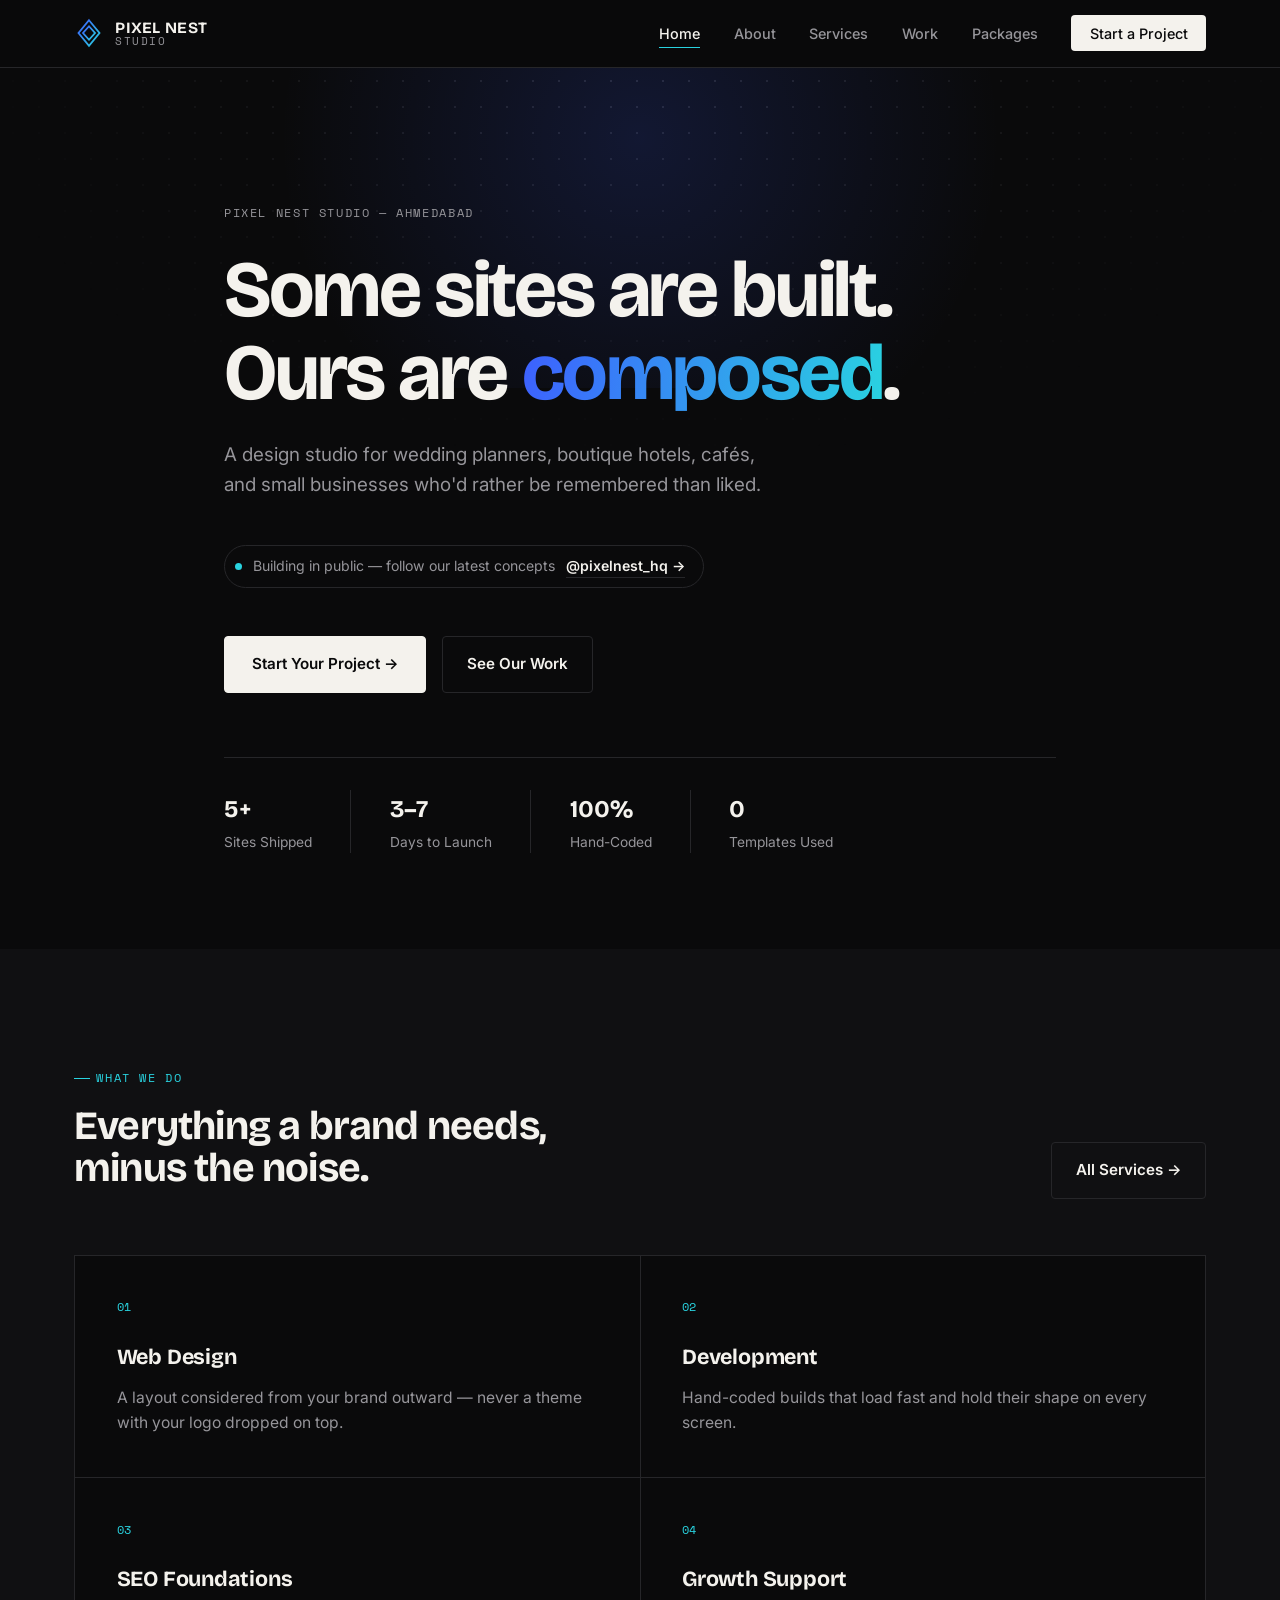
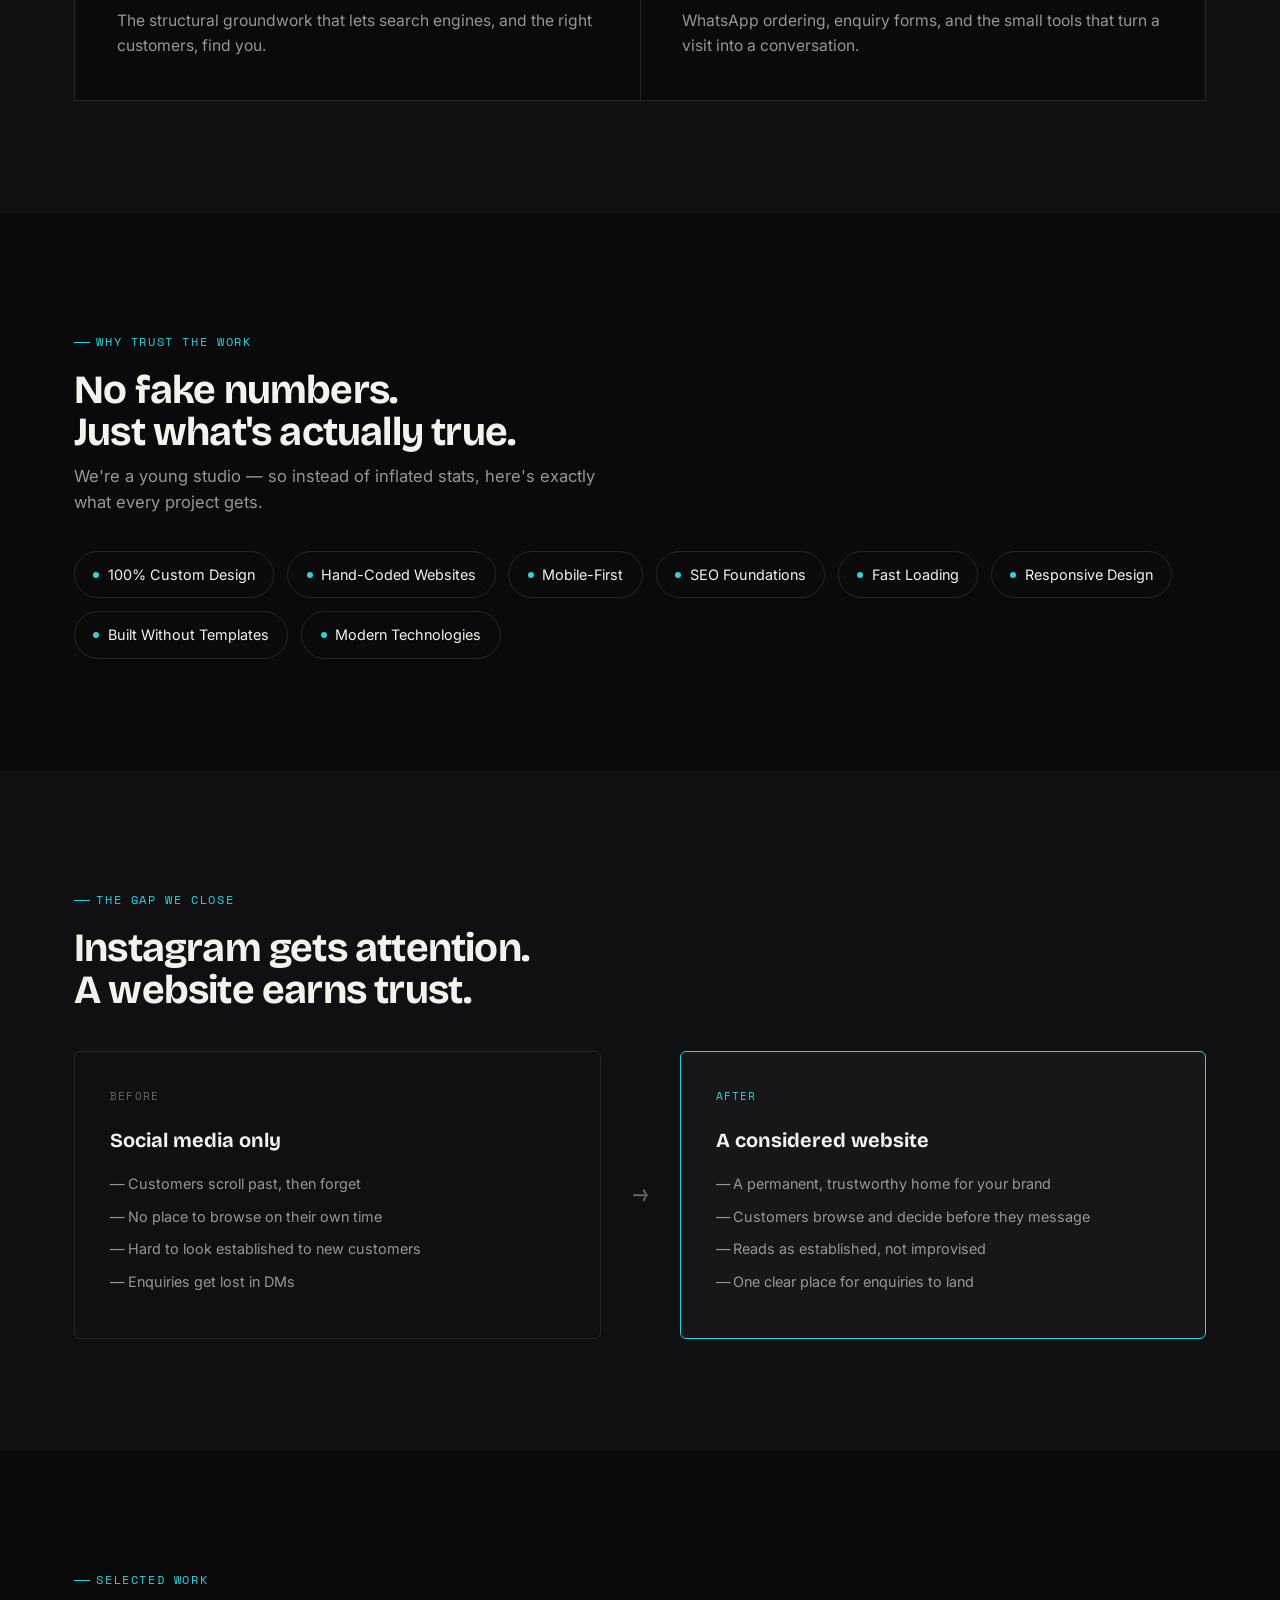
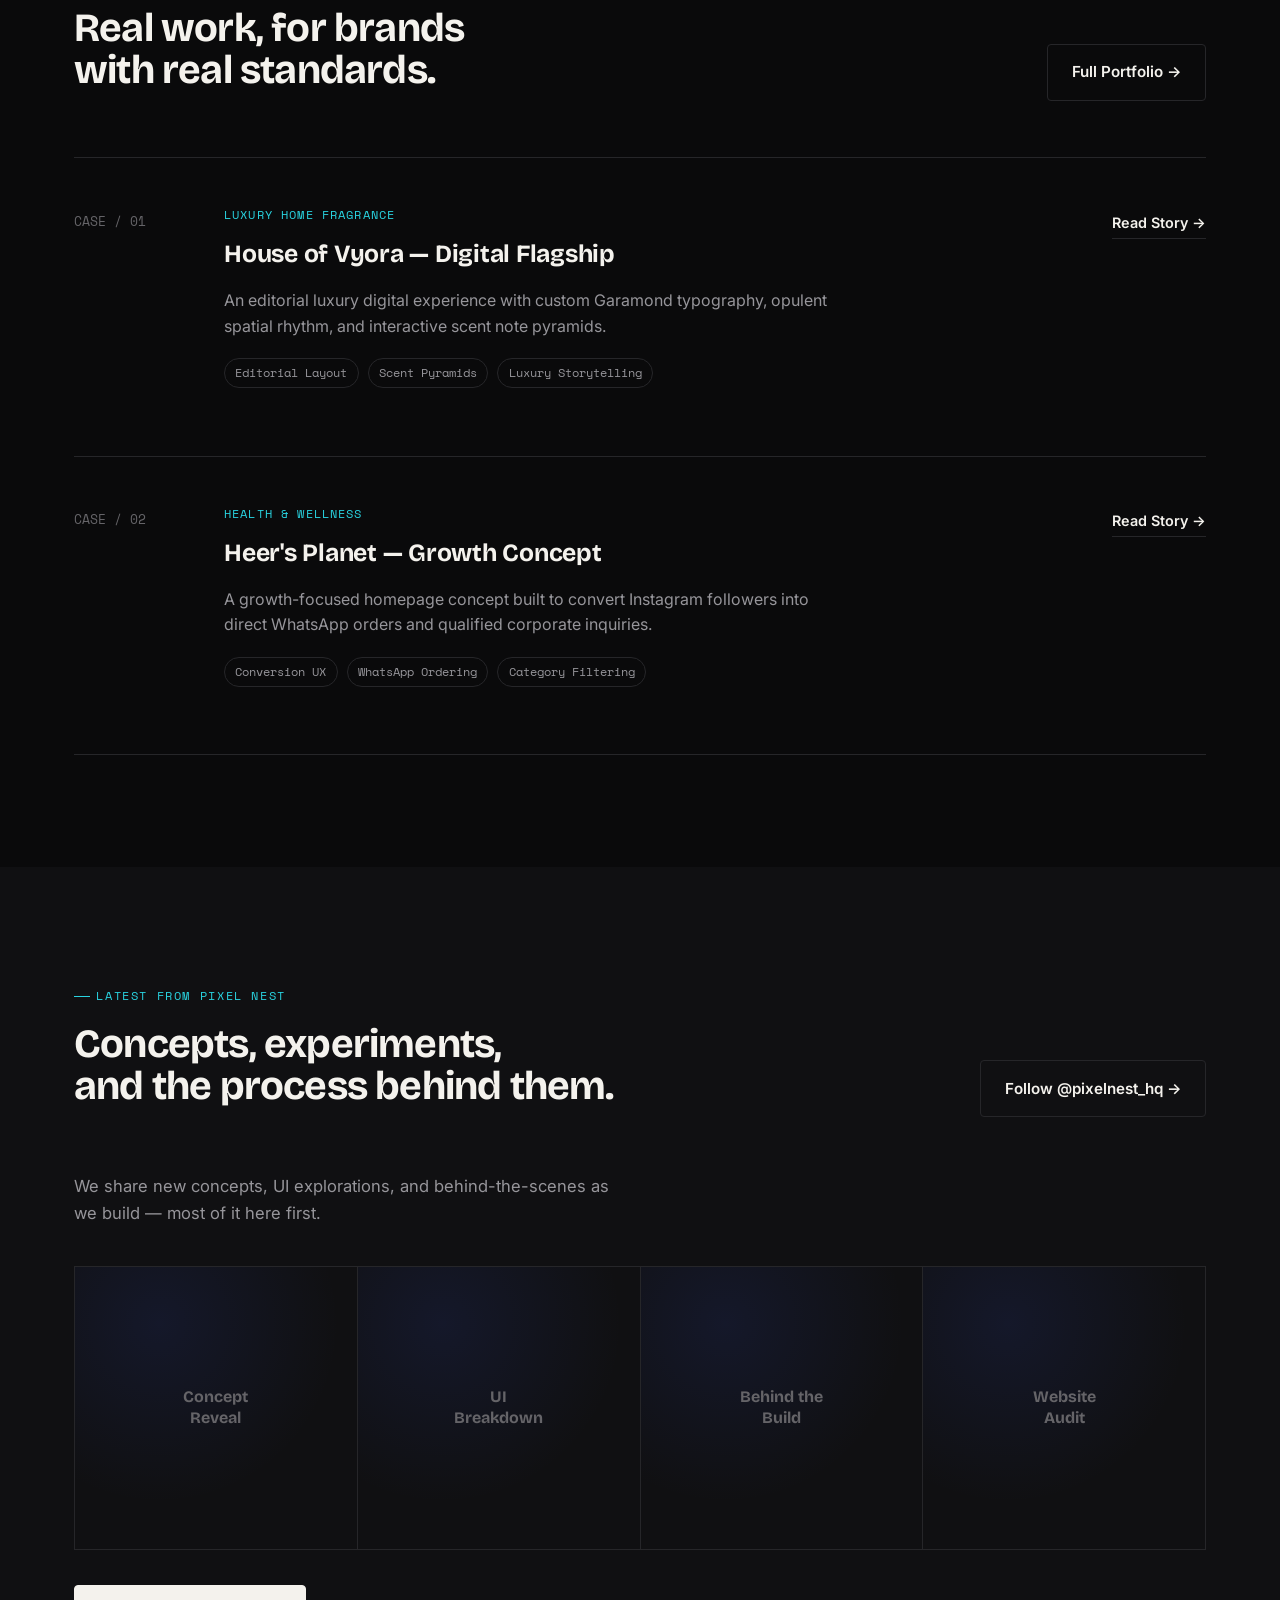
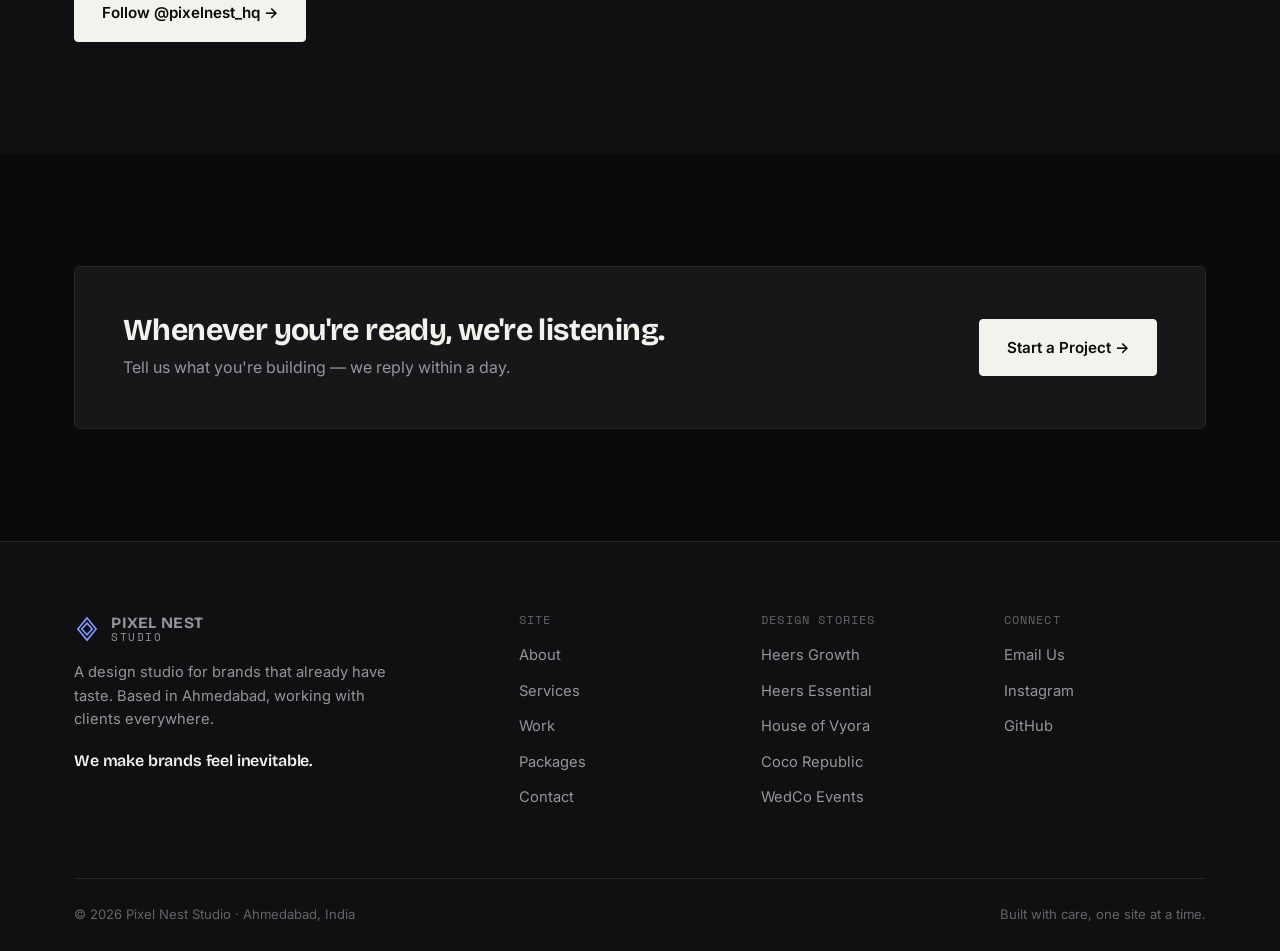
<file: index.html>
<!DOCTYPE html>
<html lang="en">
<head>
<meta charset="UTF-8">
<meta name="viewport" content="width=device-width, initial-scale=1.0">
<title>Pixel Nest Studio — A Design Studio for Brands With Taste</title>
<meta name="description" content="Pixel Nest Studio is a design studio for wedding planners, boutique hotels, cafés, and small businesses who'd rather be remembered than liked.">
<link rel="preconnect" href="https://fonts.googleapis.com">
<link href="https://fonts.googleapis.com/css2?family=Bricolage+Grotesque:opsz,wght@12..96,400..800&family=Inter:wght@400;500;600;700&family=Space+Mono:wght@400;700&display=swap" rel="stylesheet">
<link rel="stylesheet" href="assets/style.css">
</head>
<body>
<div class="scroll-progress"></div>

<nav>
  <div class="nav-inner">
    <a href="index.html" class="nav-brand">
      <div class="nest-mark">
        <svg viewBox="0 0 40 40" xmlns="http://www.w3.org/2000/svg">
          <defs><linearGradient id="ng1" x1="0" y1="0" x2="1" y2="1">
            <stop offset="0%" stop-color="#3D5FFF"/><stop offset="100%" stop-color="#29D3E0"/>
          </linearGradient></defs>
          <path d="M20 3 L34 20 L20 37 L6 20 Z" fill="none" stroke="url(#ng1)" stroke-width="2.4"/>
          <path d="M20 11 L28 20 L20 29 L12 20 Z" fill="none" stroke="url(#ng1)" stroke-width="2.4"/>
        </svg>
      </div>
      <div class="nav-word">PIXEL NEST<span>STUDIO</span></div>
    </a>
    <ul class="nav-links" id="navLinks">
      <li><a href="index.html" class="active">Home</a></li>
      <li><a href="about.html">About</a></li>
      <li><a href="services.html">Services</a></li>
      <li><a href="work.html">Work</a></li>
      <li><a href="pricing.html">Packages</a></li>
      <li><a href="contact.html" class="nav-cta">Start a Project</a></li>
    </ul>
    <button class="nav-toggle" id="navToggle" aria-label="Menu"><span></span><span></span><span></span></button>
  </div>
</nav>

<!-- HERO -->
<section id="hero">
  <div class="dot-grid"></div>
  <div class="hero-glow"></div>
  <div class="wrap hero-inner">
    <div class="hero-eyebrow">PIXEL NEST STUDIO — AHMEDABAD</div>
    <h1 class="hero-title">Some sites are built.<br>Ours are <span class="grad-text">composed</span>.</h1>
    <p class="hero-desc">A design studio for wedding planners, boutique hotels, cafés, and small businesses who'd rather be remembered than liked.</p>
    <div class="hero-insta">
      <span class="hero-insta-dot"></span>
      Building in public — follow our latest concepts <a href="https://instagram.com/pixelnest_hq" target="_blank" rel="noopener noreferrer">@pixelnest_hq →</a>
    </div>
    <div class="hero-btns">
      <a href="contact.html" class="btn-primary">Start Your Project →</a>
      <a href="work.html" class="btn-ghost">See Our Work</a>
    </div>
    <div class="hero-strip">
      <div class="hero-strip-item"><b>5+</b> Sites Shipped</div>
      <div class="hero-strip-item"><b>3–7</b> Days to Launch</div>
      <div class="hero-strip-item"><b>100%</b> Hand-Coded</div>
      <div class="hero-strip-item"><b>0</b> Templates Used</div>
    </div>
  </div>
</section>

<!-- SERVICES PREVIEW -->
<section id="services" class="alt">
  <div class="wrap">
    <div class="services-head">
      <div>
        <div class="eyebrow">What we do</div>
        <h2 class="sec-title fade-in">Everything a brand needs,<br>minus the noise.</h2>
      </div>
      <a href="services.html" class="btn-ghost fade-in">All Services →</a>
    </div>
    <div class="serv-grid">
      <div class="serv-card fade-in">
        <span class="serv-num">01</span>
        <div class="serv-name">Web Design</div>
        <div class="serv-desc">A layout considered from your brand outward — never a theme with your logo dropped on top.</div>
      </div>
      <div class="serv-card fade-in">
        <span class="serv-num">02</span>
        <div class="serv-name">Development</div>
        <div class="serv-desc">Hand-coded builds that load fast and hold their shape on every screen.</div>
      </div>
      <div class="serv-card fade-in">
        <span class="serv-num">03</span>
        <div class="serv-name">SEO Foundations</div>
        <div class="serv-desc">The structural groundwork that lets search engines, and the right customers, find you.</div>
      </div>
      <div class="serv-card fade-in">
        <span class="serv-num">04</span>
        <div class="serv-name">Growth Support</div>
        <div class="serv-desc">WhatsApp ordering, enquiry forms, and the small tools that turn a visit into a conversation.</div>
      </div>
    </div>
  </div>
</section>

<!-- TRUST -->
<section>
  <div class="wrap">
    <div class="eyebrow">Why trust the work</div>
    <h2 class="sec-title fade-in">No fake numbers.<br>Just what's actually true.</h2>
    <p class="sec-sub fade-in">We're a young studio — so instead of inflated stats, here's exactly what every project gets.</p>
    <div class="trust-grid">
      <span class="trust-chip fade-in">100% Custom Design</span>
      <span class="trust-chip fade-in">Hand-Coded Websites</span>
      <span class="trust-chip fade-in">Mobile-First</span>
      <span class="trust-chip fade-in">SEO Foundations</span>
      <span class="trust-chip fade-in">Fast Loading</span>
      <span class="trust-chip fade-in">Responsive Design</span>
      <span class="trust-chip fade-in">Built Without Templates</span>
      <span class="trust-chip fade-in">Modern Technologies</span>
    </div>
  </div>
</section>

<!-- BEFORE / AFTER -->
<section class="alt">
  <div class="wrap">
    <div class="eyebrow">The gap we close</div>
    <h2 class="sec-title fade-in">Instagram gets attention.<br>A website earns trust.</h2>
    <div class="ba-wrap">
      <div class="ba-col fade-in">
        <div class="ba-label">Before</div>
        <div class="ba-title">Social media only</div>
        <ul class="ba-list">
          <li>Customers scroll past, then forget</li>
          <li>No place to browse on their own time</li>
          <li>Hard to look established to new customers</li>
          <li>Enquiries get lost in DMs</li>
        </ul>
      </div>
      <div class="ba-arrow center fade-in">→</div>
      <div class="ba-col after fade-in">
        <div class="ba-label">After</div>
        <div class="ba-title">A considered website</div>
        <ul class="ba-list">
          <li>A permanent, trustworthy home for your brand</li>
          <li>Customers browse and decide before they message</li>
          <li>Reads as established, not improvised</li>
          <li>One clear place for enquiries to land</li>
        </ul>
      </div>
    </div>
  </div>
</section>

<!-- FEATURED WORK -->
<section id="work">
  <div class="wrap">
    <div class="services-head">
      <div>
        <div class="eyebrow">Selected work</div>
        <h2 class="sec-title fade-in">Real work, for brands<br>with real standards.</h2>
      </div>
      <a href="work.html" class="btn-ghost fade-in">Full Portfolio →</a>
    </div>
    <div class="work-list">
      <div class="work-card fade-in">
        <div class="work-num">CASE / 01</div>
        <div>
          <div class="work-tag">Luxury Home Fragrance</div>
          <div class="work-name">House of Vyora — Digital Flagship</div>
          <div class="work-desc">An editorial luxury digital experience with custom Garamond typography, opulent spatial rhythm, and interactive scent note pyramids.</div>
          <div class="work-stack"><span>Editorial Layout</span><span>Scent Pyramids</span><span>Luxury Storytelling</span></div>
        </div>
        <a href="case-house-of-vyora.html" class="work-link">Read Story →</a>
      </div>
      <div class="work-card fade-in">
        <div class="work-num">CASE / 02</div>
        <div>
          <div class="work-tag">Health & Wellness</div>
          <div class="work-name">Heer's Planet — Growth Concept</div>
          <div class="work-desc">A growth-focused homepage concept built to convert Instagram followers into direct WhatsApp orders and qualified corporate inquiries.</div>
          <div class="work-stack"><span>Conversion UX</span><span>WhatsApp Ordering</span><span>Category Filtering</span></div>
        </div>
        <a href="case-heers-growth.html" class="work-link">Read Story →</a>
      </div>
    </div>
  </div>
</section>

<!-- INSTAGRAM -->
<section class="alt">
  <div class="wrap">
    <div class="services-head">
      <div>
        <div class="eyebrow">Latest from Pixel Nest</div>
        <h2 class="sec-title fade-in">Concepts, experiments,<br>and the process behind them.</h2>
      </div>
      <a href="https://instagram.com/pixelnest_hq" target="_blank" rel="noopener noreferrer" class="btn-ghost fade-in">Follow @pixelnest_hq →</a>
    </div>
    <p class="sec-sub fade-in">We share new concepts, UI explorations, and behind-the-scenes as we build — most of it here first.</p>
    <div class="insta-grid">
      <div class="insta-tile fade-in"><div class="insta-tile-inner">Concept<br>Reveal</div></div>
      <div class="insta-tile fade-in"><div class="insta-tile-inner">UI<br>Breakdown</div></div>
      <div class="insta-tile fade-in"><div class="insta-tile-inner">Behind the<br>Build</div></div>
      <div class="insta-tile fade-in"><div class="insta-tile-inner">Website<br>Audit</div></div>
    </div>
    <div class="insta-cta fade-in"><a href="https://instagram.com/pixelnest_hq" target="_blank" rel="noopener noreferrer" class="btn-primary">Follow @pixelnest_hq →</a></div>
  </div>
</section>

<!-- CTA BAND -->
<section>
  <div class="wrap">
    <div class="cta-band fade-in">
      <div>
        <h2>Whenever you're ready, we're listening.</h2>
        <p>Tell us what you're building — we reply within a day.</p>
      </div>
      <a href="contact.html" class="btn-primary">Start a Project →</a>
    </div>
  </div>
</section>

<footer>
  <div class="wrap">
    <div class="foot-top">
      <div class="foot-brand-block">
        <div class="nav-brand">
          <div class="nest-mark" style="width:26px;height:26px">
            <svg viewBox="0 0 40 40" xmlns="http://www.w3.org/2000/svg">
              <path d="M20 3 L34 20 L20 37 L6 20 Z" fill="none" stroke="#7C97FF" stroke-width="2.6"/>
              <path d="M20 11 L28 20 L20 29 L12 20 Z" fill="none" stroke="#7C97FF" stroke-width="2.6"/>
            </svg>
          </div>
          <div class="nav-word">PIXEL NEST<span>STUDIO</span></div>
        </div>
        A design studio for brands that already have taste. Based in Ahmedabad, working with clients everywhere.
        <div class="foot-motto">We make brands feel inevitable.</div>
      </div>
      <div class="foot-col">
        <h4>Site</h4>
        <a href="about.html">About</a>
        <a href="services.html">Services</a>
        <a href="work.html">Work</a>
        <a href="pricing.html">Packages</a>
        <a href="contact.html">Contact</a>
      </div>
      <div class="foot-col">
        <h4>Design Stories</h4>
        <a href="case-heers-growth.html">Heers Growth</a>
        <a href="case-heers-essential.html">Heers Essential</a>
        <a href="case-house-of-vyora.html">House of Vyora</a>
        <a href="case-coco-republic.html">Coco Republic</a>
        <a href="case-wedco-events.html">WedCo Events</a>
      </div>
      <div class="foot-col">
        <h4>Connect</h4>
        <a href="mailto:pixelneststudio.hq@gmail.com">Email Us</a>
        <a href="https://instagram.com/pixelnest_hq" target="_blank" rel="noopener noreferrer">Instagram</a>
        <a href="https://github.com/natashakosrekar5-cpu" target="_blank" rel="noopener noreferrer">GitHub</a>
      </div>
    </div>
    <div class="foot-inner">
      <div class="foot-copy">© 2026 Pixel Nest Studio · Ahmedabad, India</div>
      <div class="foot-copy">Built with care, one site at a time.</div>
    </div>
  </div>
</footer>

<a href="https://instagram.com/pixelnest_hq" target="_blank" rel="noopener noreferrer" class="insta-float" aria-label="Follow @pixelnest_hq on Instagram">
  <svg viewBox="0 0 24 24" fill="none" stroke="currentColor" stroke-width="2" stroke-linecap="round" stroke-linejoin="round"><rect x="2" y="2" width="20" height="20" rx="5.5"/><circle cx="12" cy="12" r="4"/><circle cx="17.3" cy="6.7" r="1.1" fill="currentColor" stroke="none"/></svg>
  @pixelnest_hq
</a>

<script src="assets/script.js"></script>
</body>
</html>
</file>
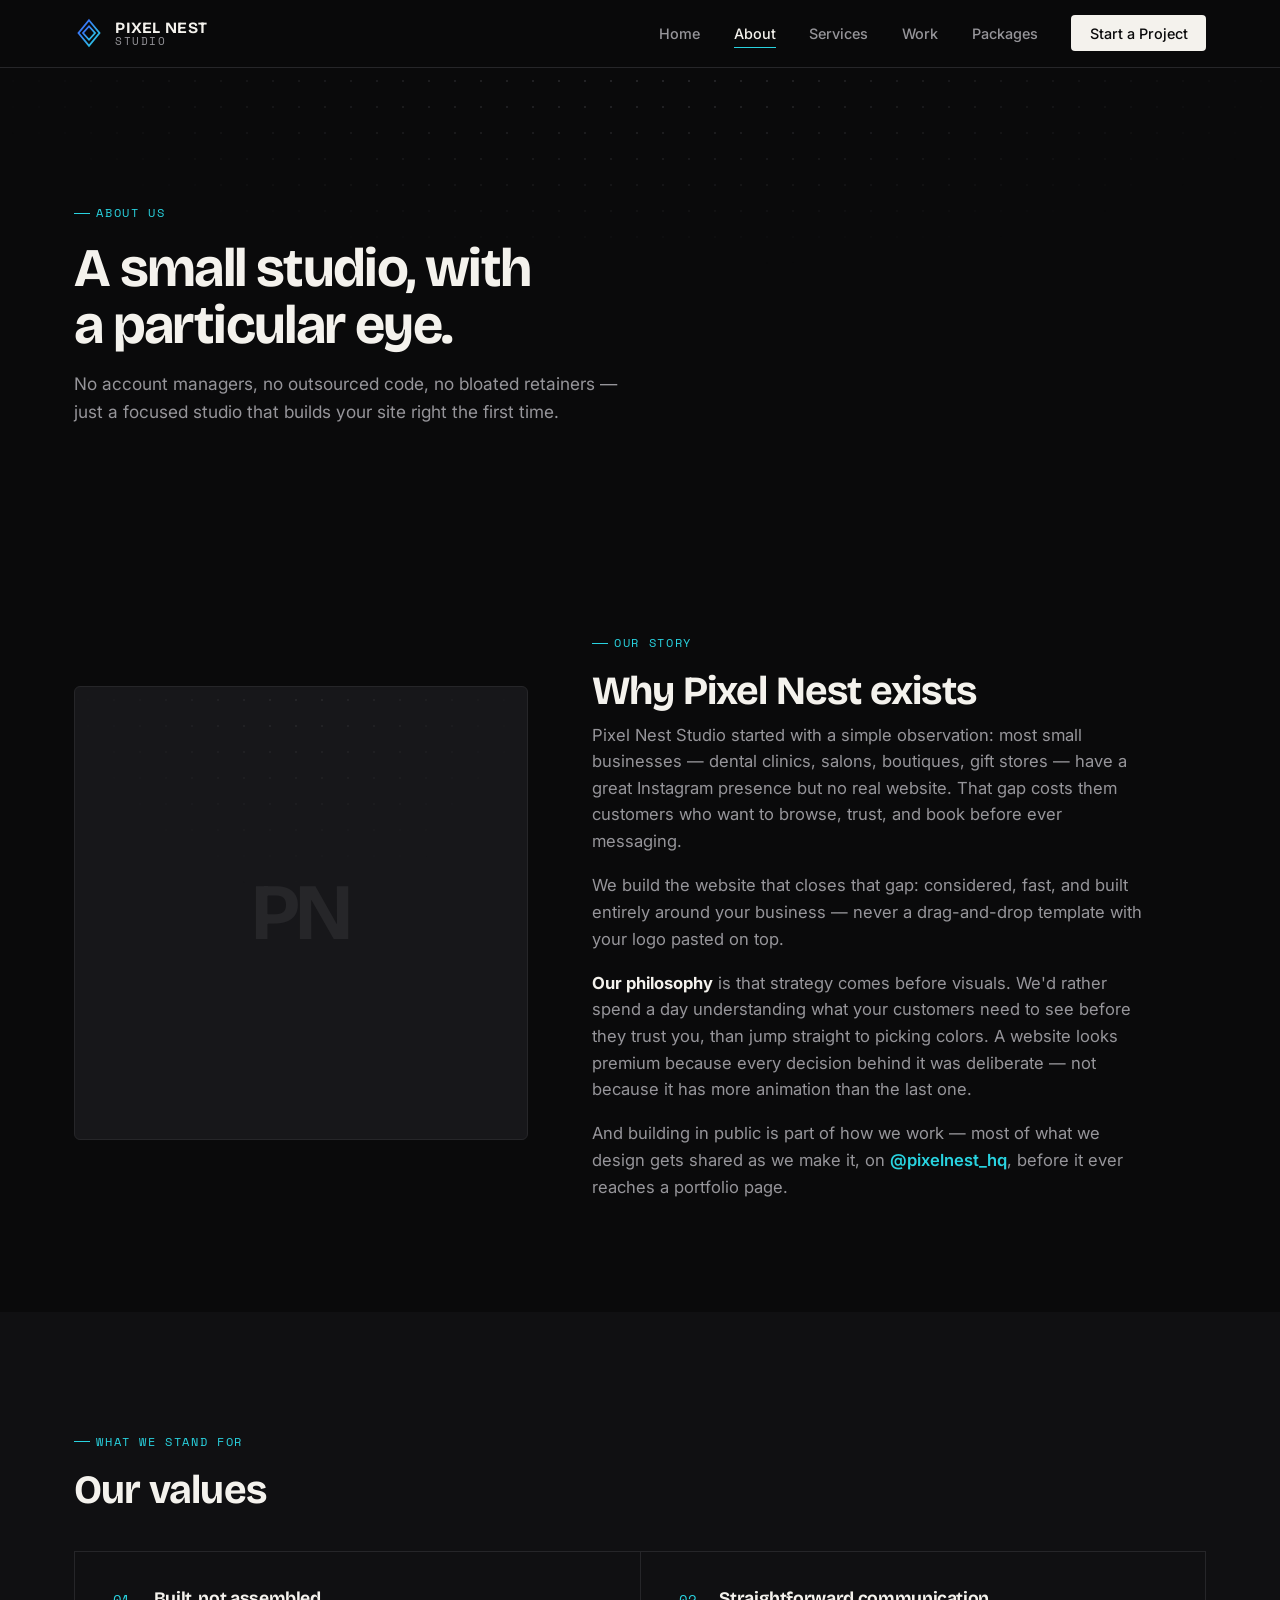
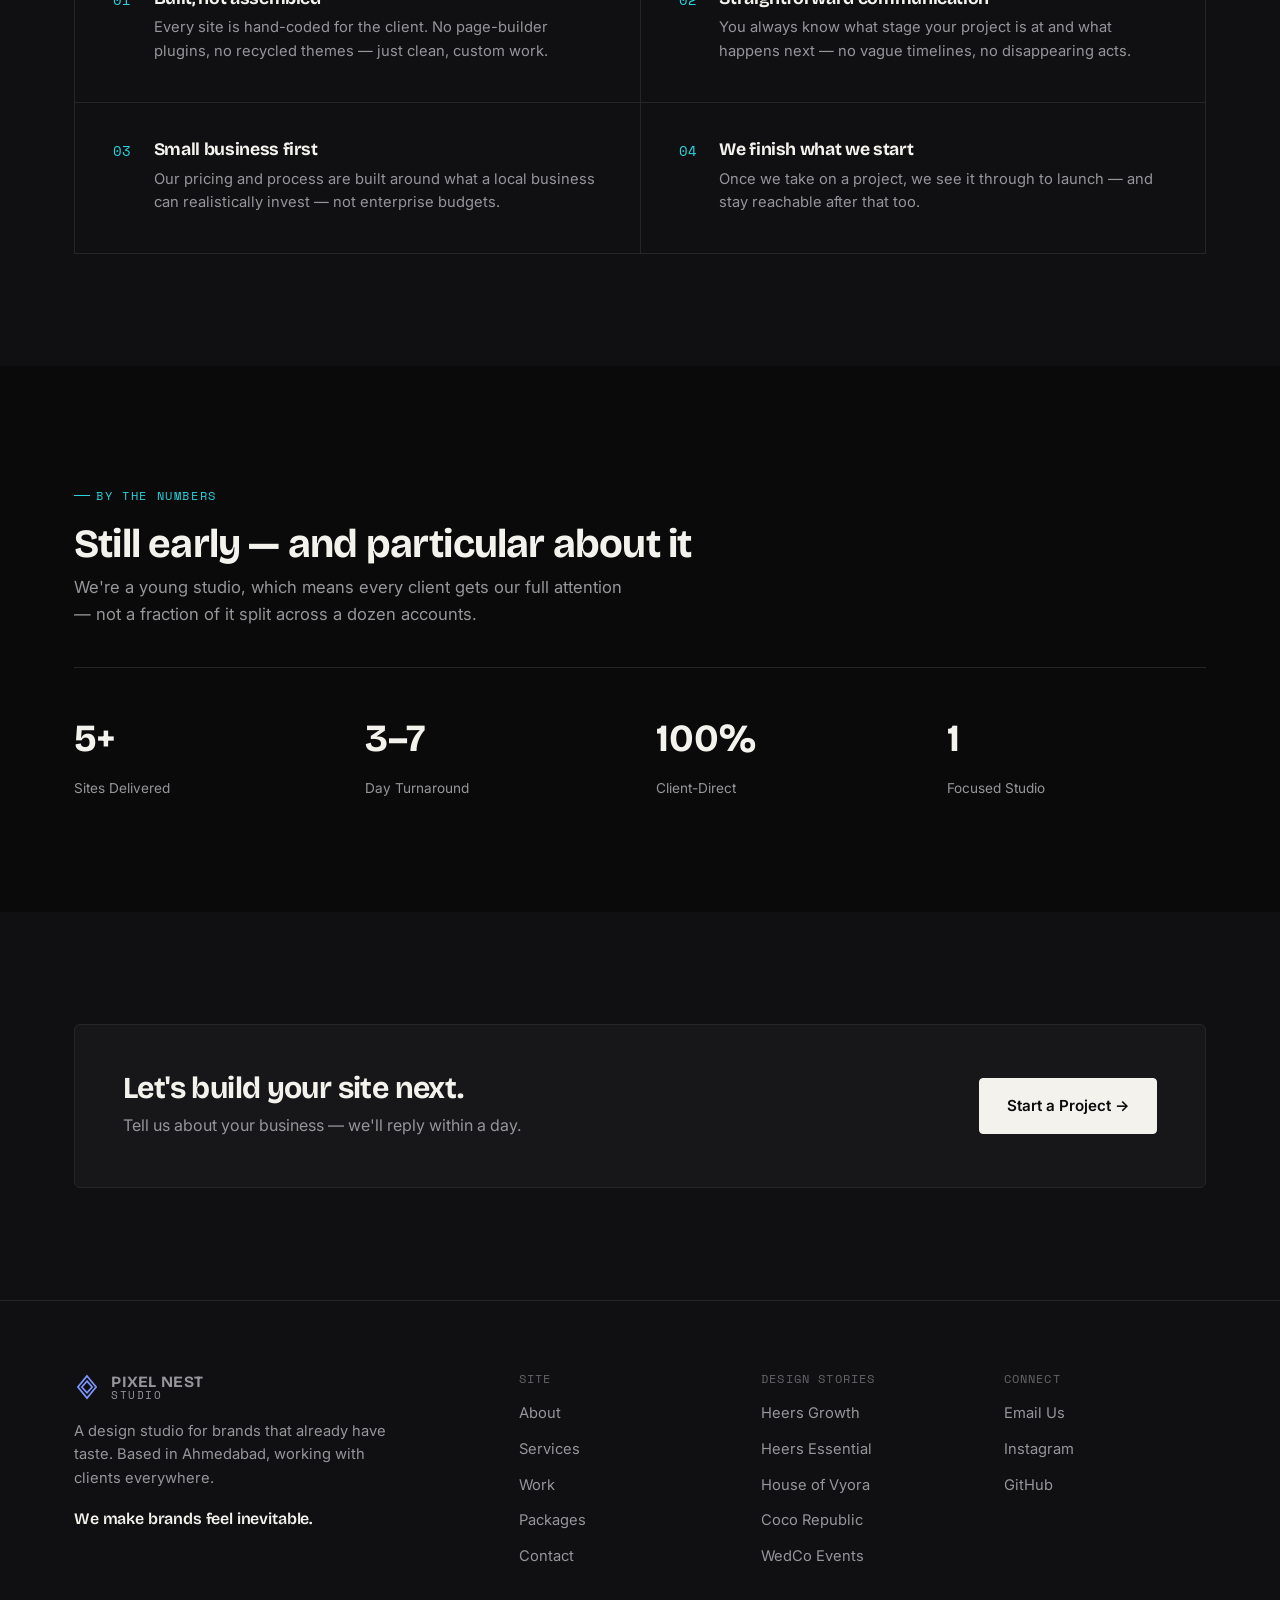
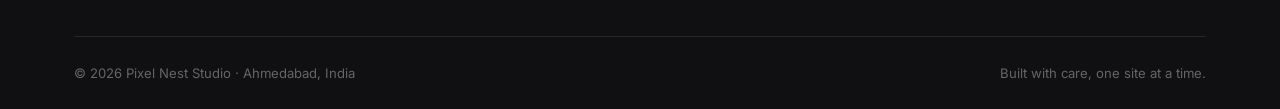
<file: about.html>
<!DOCTYPE html>
<html lang="en">
<head>
<meta charset="UTF-8">
<meta name="viewport" content="width=device-width, initial-scale=1.0">
<title>About — Pixel Nest Studio</title>
<meta name="description" content="Pixel Nest Studio is a small, focused design studio building considered websites for brands with taste, based in Ahmedabad.">
<link rel="preconnect" href="https://fonts.googleapis.com">
<link href="https://fonts.googleapis.com/css2?family=Bricolage+Grotesque:opsz,wght@12..96,400..800&family=Inter:wght@400;500;600;700&family=Space+Mono:wght@400;700&display=swap" rel="stylesheet">
<link rel="stylesheet" href="assets/style.css">
</head>
<body>
<div class="scroll-progress"></div>

<nav>
  <div class="nav-inner">
    <a href="index.html" class="nav-brand">
      <div class="nest-mark">
        <svg viewBox="0 0 40 40" xmlns="http://www.w3.org/2000/svg">
          <defs><linearGradient id="ng1" x1="0" y1="0" x2="1" y2="1">
            <stop offset="0%" stop-color="#3D5FFF"/><stop offset="100%" stop-color="#29D3E0"/>
          </linearGradient></defs>
          <path d="M20 3 L34 20 L20 37 L6 20 Z" fill="none" stroke="url(#ng1)" stroke-width="2.4"/>
          <path d="M20 11 L28 20 L20 29 L12 20 Z" fill="none" stroke="url(#ng1)" stroke-width="2.4"/>
        </svg>
      </div>
      <div class="nav-word">PIXEL NEST<span>STUDIO</span></div>
    </a>
    <ul class="nav-links" id="navLinks">
      <li><a href="index.html">Home</a></li>
      <li><a href="about.html" class="active">About</a></li>
      <li><a href="services.html">Services</a></li>
      <li><a href="work.html">Work</a></li>
      <li><a href="pricing.html">Packages</a></li>
      <li><a href="contact.html" class="nav-cta">Start a Project</a></li>
    </ul>
    <button class="nav-toggle" id="navToggle" aria-label="Menu"><span></span><span></span><span></span></button>
  </div>
</nav>

<section class="page-hero">
  <div class="dot-grid"></div>
  <div class="wrap">
    <div class="eyebrow">About us</div>
    <h1>A small studio, with<br>a particular eye.</h1>
    <p>No account managers, no outsourced code, no bloated retainers — just a focused studio that builds your site right the first time.</p>
  </div>
</section>

<section>
  <div class="wrap about-grid">
    <div class="fade-in">
      <div class="about-photo-block">
        <div class="dot-grid"></div>
        <div class="initials">PN</div>
      </div>
    </div>
    <div>
      <div class="eyebrow fade-in">Our story</div>
      <h2 class="sec-title fade-in">Why Pixel Nest exists</h2>
      <p class="sec-sub fade-in" style="margin-bottom:1.1rem">Pixel Nest Studio started with a simple observation: most small businesses — dental clinics, salons, boutiques, gift stores — have a great Instagram presence but no real website. That gap costs them customers who want to browse, trust, and book before ever messaging.</p>
      <p class="sec-sub fade-in" style="margin-bottom:1.1rem">We build the website that closes that gap: considered, fast, and built entirely around your business — never a drag-and-drop template with your logo pasted on top.</p>
      <p class="sec-sub fade-in" style="margin-bottom:1.1rem"><b style="color:var(--fg)">Our philosophy</b> is that strategy comes before visuals. We'd rather spend a day understanding what your customers need to see before they trust you, than jump straight to picking colors. A website looks premium because every decision behind it was deliberate — not because it has more animation than the last one.</p>
      <p class="sec-sub fade-in">And building in public is part of how we work — most of what we design gets shared as we make it, on <a href="https://instagram.com/pixelnest_hq" target="_blank" rel="noopener noreferrer" style="color:var(--cyan);font-weight:600">@pixelnest_hq</a>, before it ever reaches a portfolio page.</p>
    </div>
  </div>
</section>

<section class="alt">
  <div class="wrap">
    <div class="eyebrow">What we stand for</div>
    <h2 class="sec-title fade-in">Our values</h2>
    <div class="value-list">
      <div class="value-item fade-in">
        <div class="value-num">01</div>
        <div class="value-body">
          <h3>Built, not assembled</h3>
          <p>Every site is hand-coded for the client. No page-builder plugins, no recycled themes — just clean, custom work.</p>
        </div>
      </div>
      <div class="value-item fade-in">
        <div class="value-num">02</div>
        <div class="value-body">
          <h3>Straightforward communication</h3>
          <p>You always know what stage your project is at and what happens next — no vague timelines, no disappearing acts.</p>
        </div>
      </div>
      <div class="value-item fade-in">
        <div class="value-num">03</div>
        <div class="value-body">
          <h3>Small business first</h3>
          <p>Our pricing and process are built around what a local business can realistically invest — not enterprise budgets.</p>
        </div>
      </div>
      <div class="value-item fade-in">
        <div class="value-num">04</div>
        <div class="value-body">
          <h3>We finish what we start</h3>
          <p>Once we take on a project, we see it through to launch — and stay reachable after that too.</p>
        </div>
      </div>
    </div>
  </div>
</section>

<section>
  <div class="wrap">
    <div class="eyebrow">By the numbers</div>
    <h2 class="sec-title fade-in">Still early — and particular about it</h2>
    <p class="sec-sub fade-in">We're a young studio, which means every client gets our full attention — not a fraction of it split across a dozen accounts.</p>
    <div class="stats-row">
      <div class="stat-block fade-in"><b>5+</b><span>Sites Delivered</span></div>
      <div class="stat-block fade-in"><b>3–7</b><span>Day Turnaround</span></div>
      <div class="stat-block fade-in"><b>100%</b><span>Client-Direct</span></div>
      <div class="stat-block fade-in"><b>1</b><span>Focused Studio</span></div>
    </div>
  </div>
</section>

<section class="alt">
  <div class="wrap">
    <div class="cta-band fade-in">
      <div>
        <h2>Let's build your site next.</h2>
        <p>Tell us about your business — we'll reply within a day.</p>
      </div>
      <a href="contact.html" class="btn-primary">Start a Project →</a>
    </div>
  </div>
</section>

<footer>
  <div class="wrap">
    <div class="foot-top">
      <div class="foot-brand-block">
        <div class="nav-brand">
          <div class="nest-mark" style="width:26px;height:26px">
            <svg viewBox="0 0 40 40" xmlns="http://www.w3.org/2000/svg">
              <path d="M20 3 L34 20 L20 37 L6 20 Z" fill="none" stroke="#7C97FF" stroke-width="2.6"/>
              <path d="M20 11 L28 20 L20 29 L12 20 Z" fill="none" stroke="#7C97FF" stroke-width="2.6"/>
            </svg>
          </div>
          <div class="nav-word">PIXEL NEST<span>STUDIO</span></div>
        </div>
        A design studio for brands that already have taste. Based in Ahmedabad, working with clients everywhere.
        <div class="foot-motto">We make brands feel inevitable.</div>
      </div>
      <div class="foot-col">
        <h4>Site</h4>
        <a href="about.html">About</a>
        <a href="services.html">Services</a>
        <a href="work.html">Work</a>
        <a href="pricing.html">Packages</a>
        <a href="contact.html">Contact</a>
      </div>
      <div class="foot-col">
        <h4>Design Stories</h4>
        <a href="case-heers-growth.html">Heers Growth</a>
        <a href="case-heers-essential.html">Heers Essential</a>
        <a href="case-house-of-vyora.html">House of Vyora</a>
        <a href="case-coco-republic.html">Coco Republic</a>
        <a href="case-wedco-events.html">WedCo Events</a>
      </div>
      <div class="foot-col">
        <h4>Connect</h4>
        <a href="mailto:pixelneststudio.hq@gmail.com">Email Us</a>
        <a href="https://instagram.com/pixelnest_hq" target="_blank" rel="noopener noreferrer">Instagram</a>
        <a href="https://github.com/natashakosrekar5-cpu" target="_blank" rel="noopener noreferrer">GitHub</a>
      </div>
    </div>
    <div class="foot-inner">
      <div class="foot-copy">© 2026 Pixel Nest Studio · Ahmedabad, India</div>
      <div class="foot-copy">Built with care, one site at a time.</div>
    </div>
  </div>
</footer>

<a href="https://instagram.com/pixelnest_hq" target="_blank" rel="noopener noreferrer" class="insta-float" aria-label="Follow @pixelnest_hq on Instagram">
  <svg viewBox="0 0 24 24" fill="none" stroke="currentColor" stroke-width="2" stroke-linecap="round" stroke-linejoin="round"><rect x="2" y="2" width="20" height="20" rx="5.5"/><circle cx="12" cy="12" r="4"/><circle cx="17.3" cy="6.7" r="1.1" fill="currentColor" stroke="none"/></svg>
  @pixelnest_hq
</a>

<script src="assets/script.js"></script>
</body>
</html>
</file>
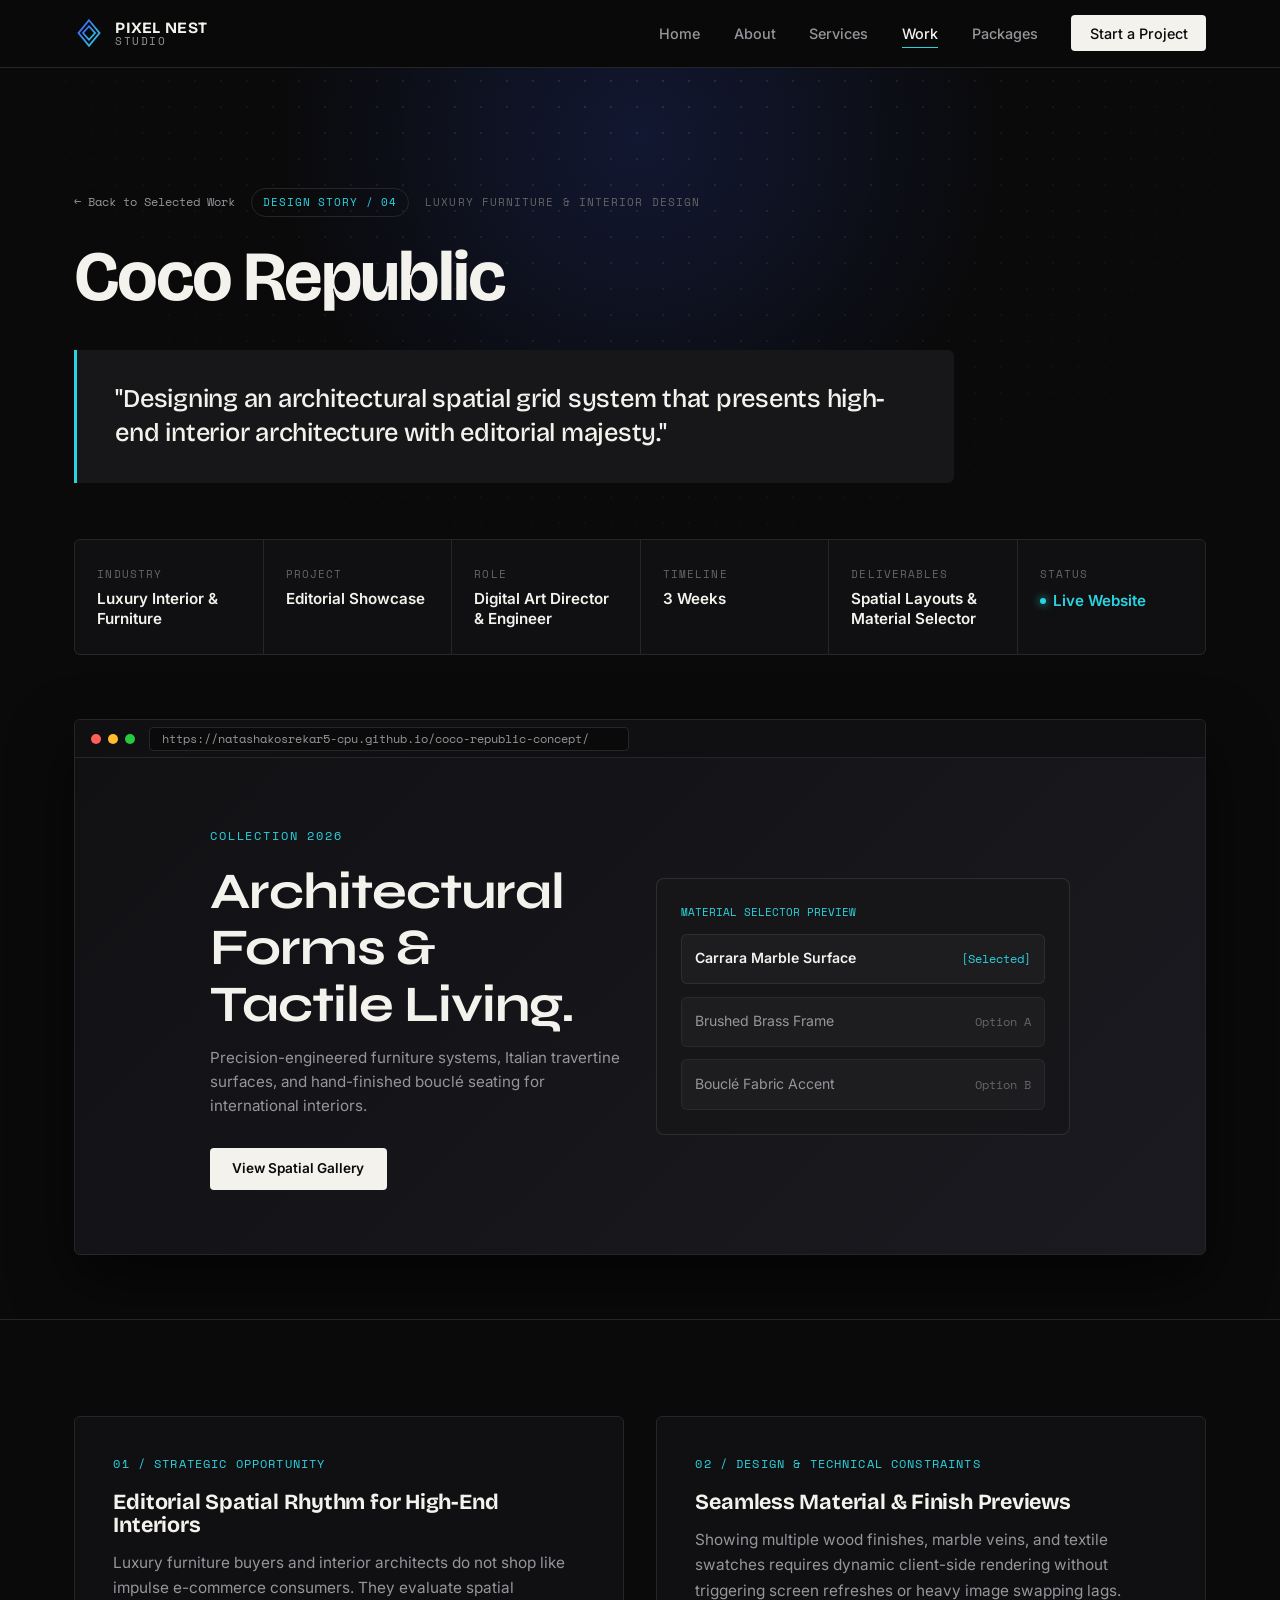
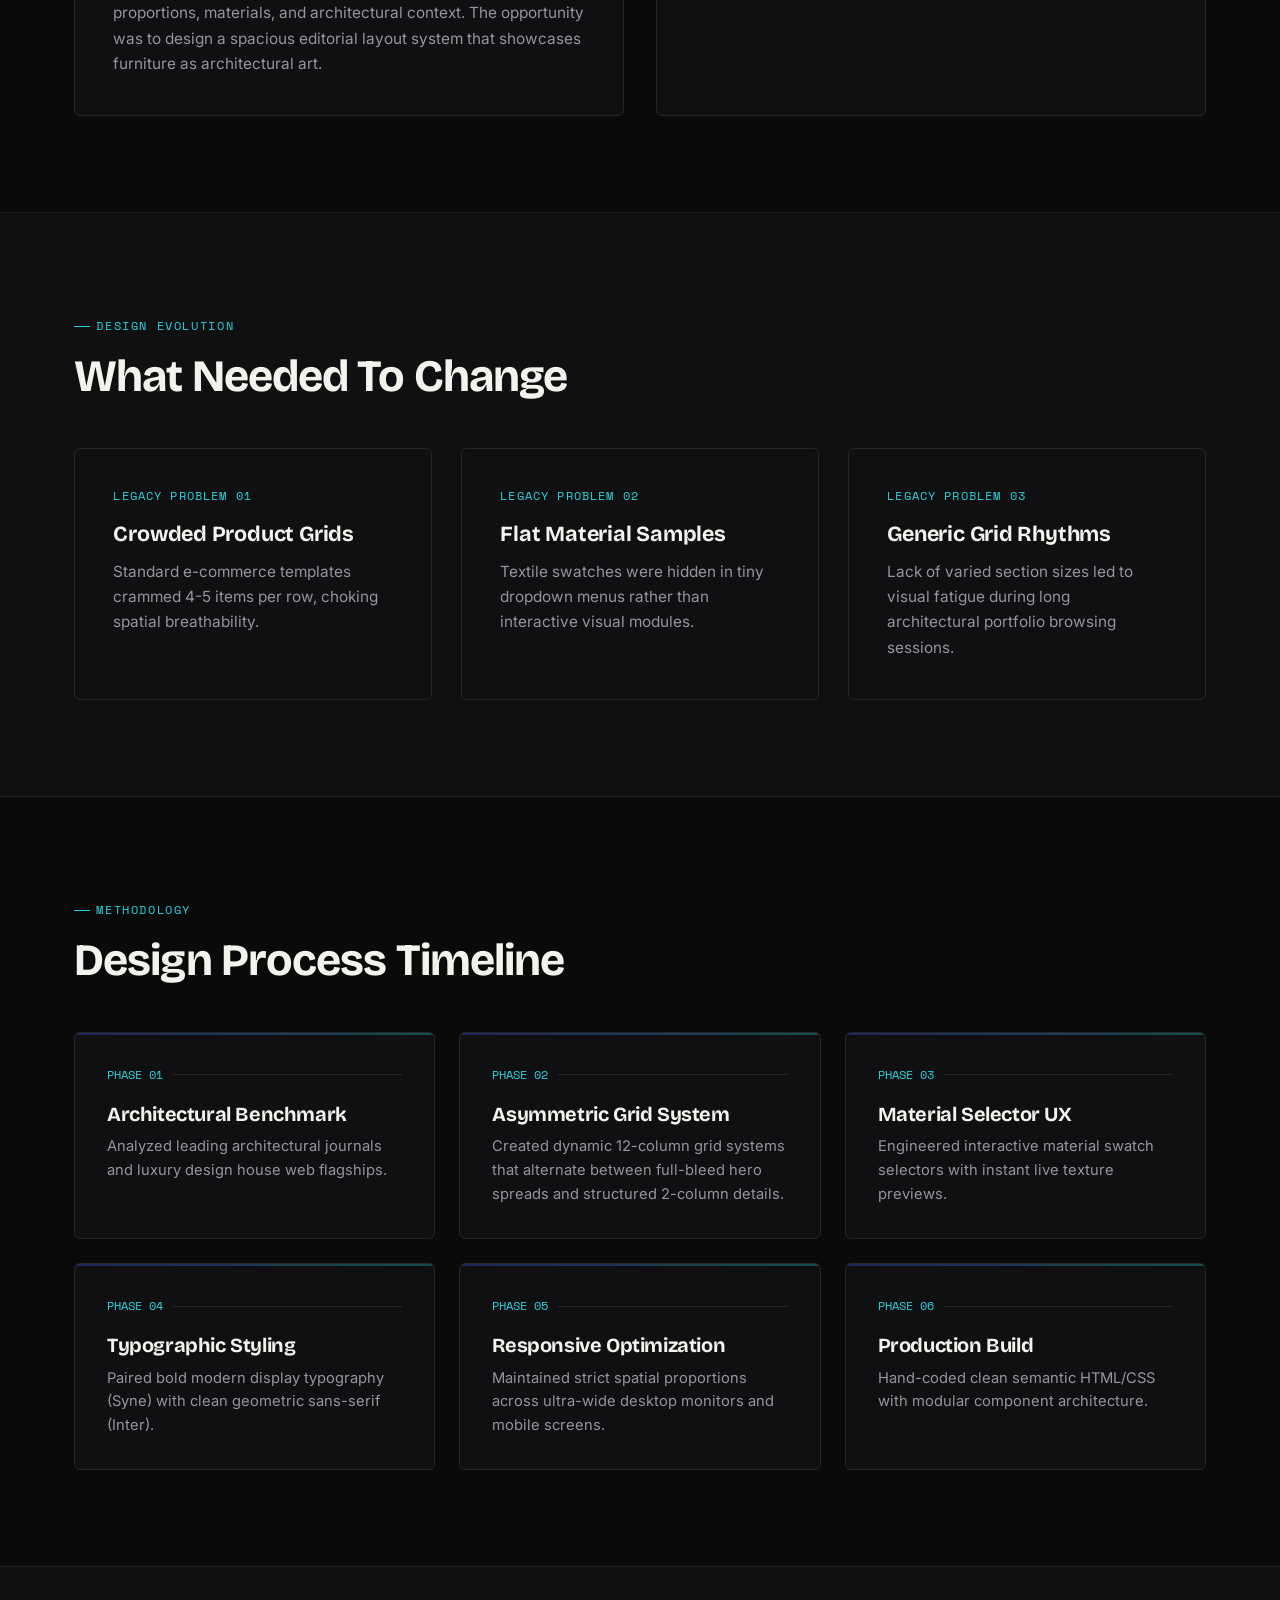
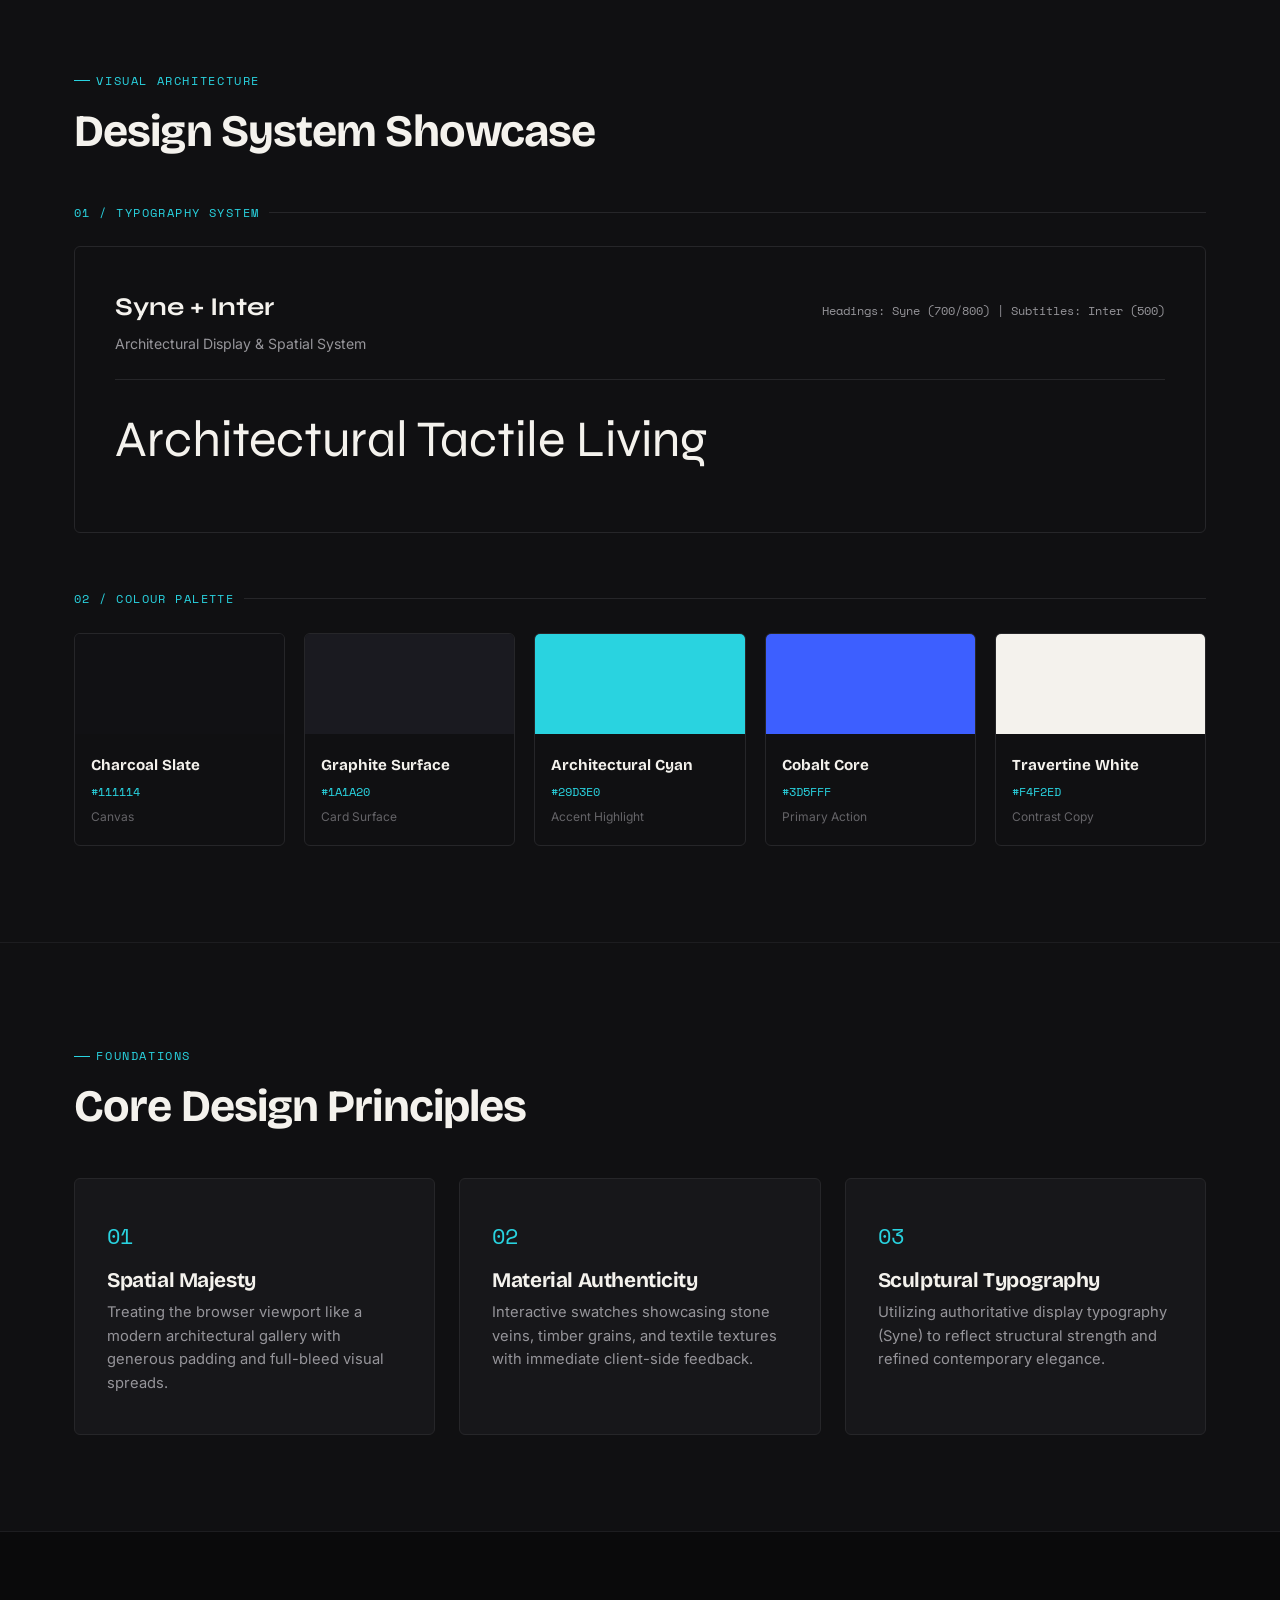
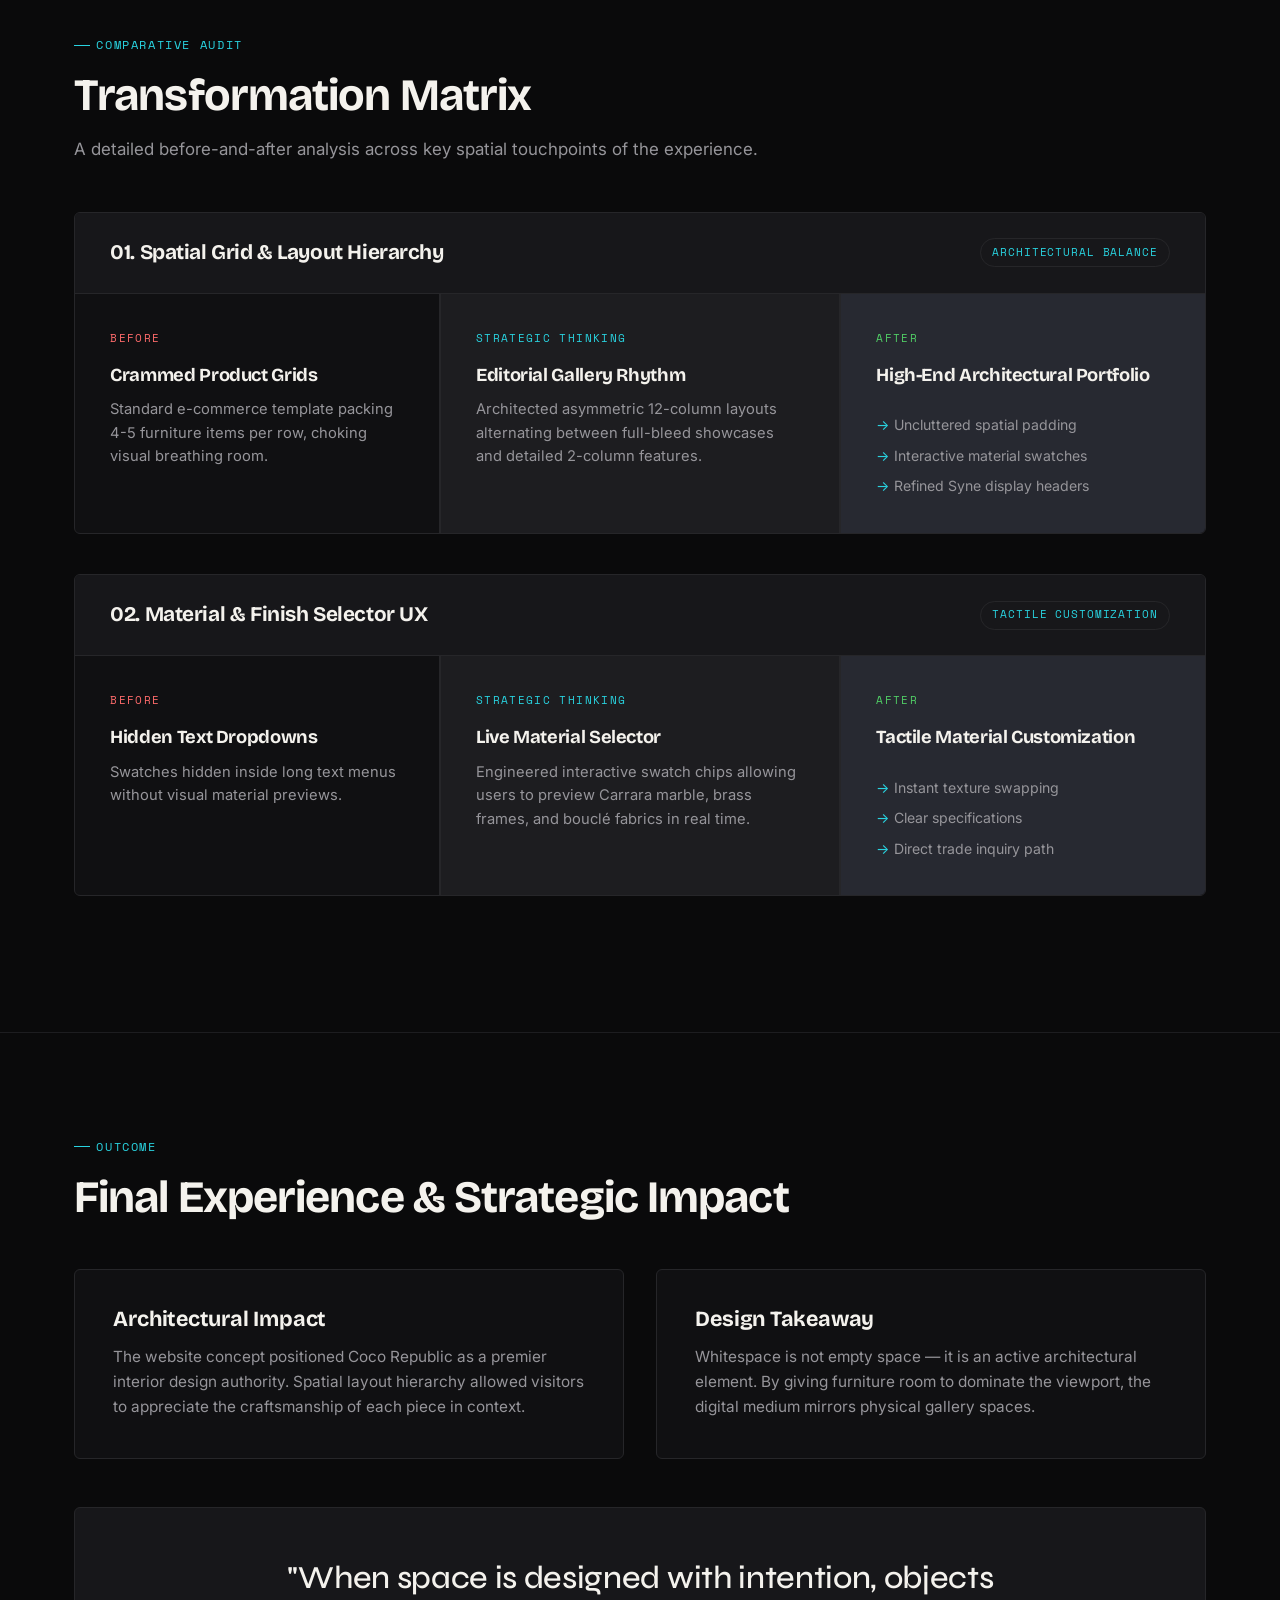
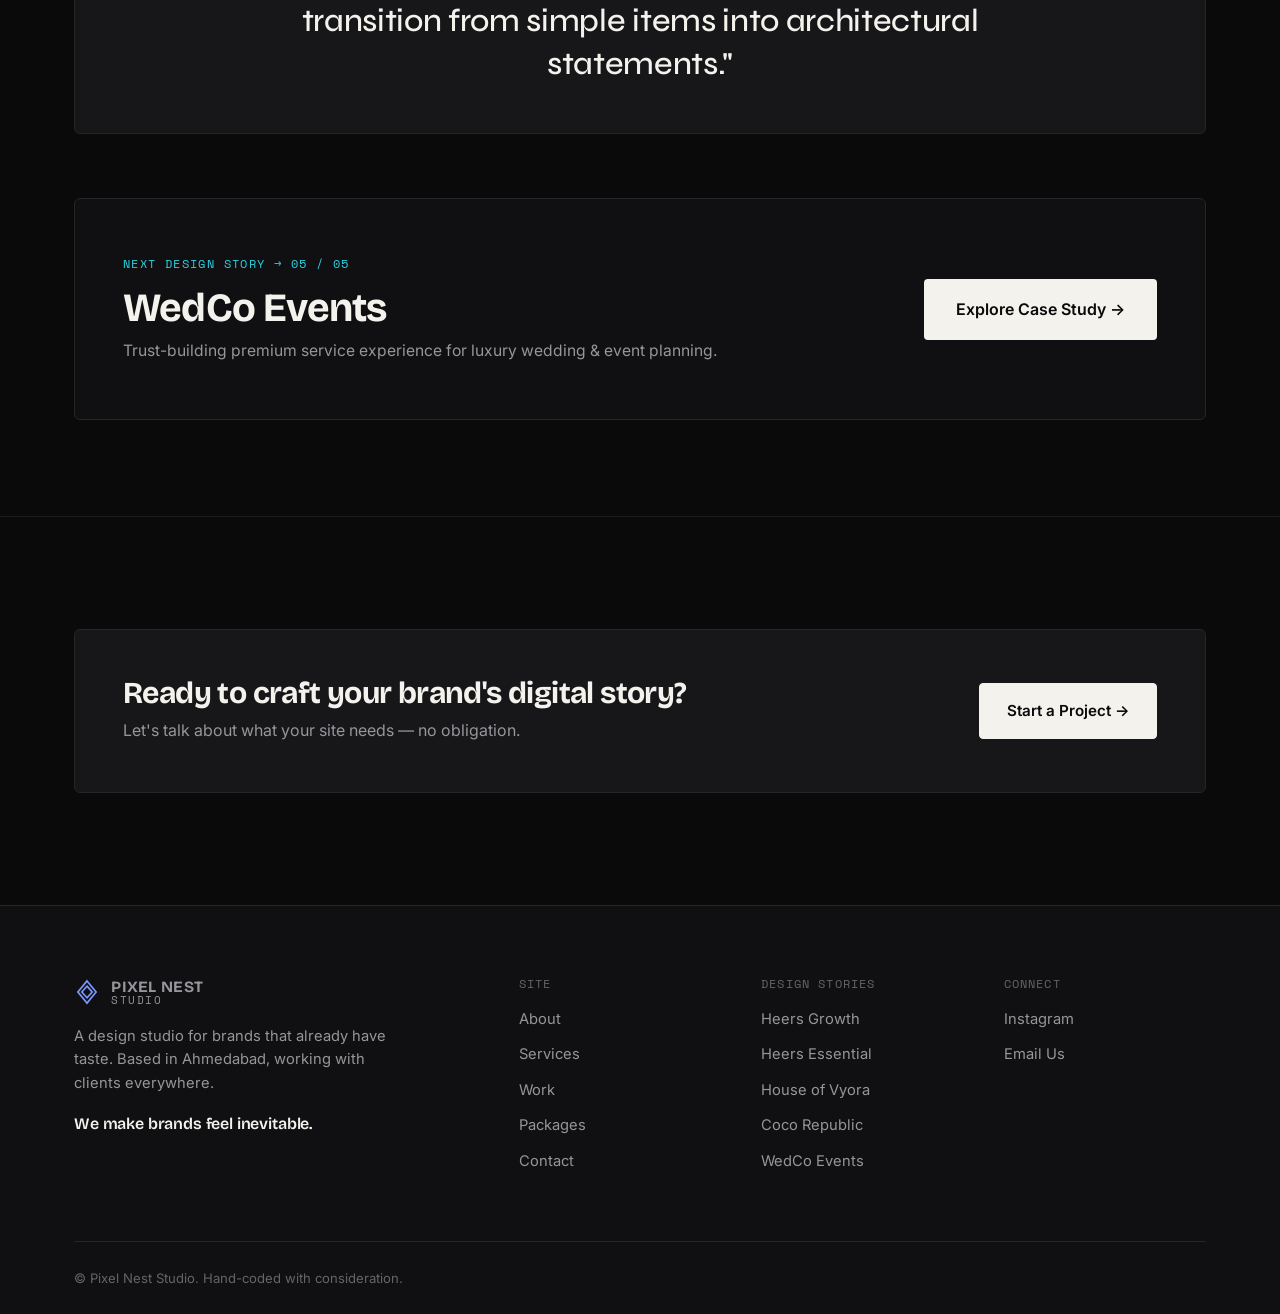
<file: case-coco-republic.html>
<!DOCTYPE html>
<html lang="en">
<head>
<meta charset="UTF-8">
<meta name="viewport" content="width=device-width, initial-scale=1.0">
<title>Coco Republic — Design Story | Pixel Nest Studio</title>
<meta name="description" content="Case study: Editorial luxury digital experience for Coco Republic — Luxury Furniture & Interior Design. Architectural spatial grids and material selectors.">
<link rel="preconnect" href="https://fonts.googleapis.com">
<link href="https://fonts.googleapis.com/css2?family=Bricolage+Grotesque:opsz,wght@12..96,400..800&family=Inter:wght@400;500;600;700&family=Space+Mono:wght@400;700&family=Syne:wght@500;700;800&display=swap" rel="stylesheet">
<link rel="stylesheet" href="assets/style.css">
<style>
  .font-syne { font-family: 'Syne', sans-serif; }
</style>
</head>
<body>
<div class="scroll-progress"></div>

<!-- NAVIGATION -->
<nav>
  <div class="nav-inner">
    <a href="index.html" class="nav-brand">
      <div class="nest-mark">
        <svg viewBox="0 0 40 40" xmlns="http://www.w3.org/2000/svg">
          <defs><linearGradient id="ng1" x1="0" y1="0" x2="1" y2="1">
            <stop offset="0%" stop-color="#3D5FFF"/><stop offset="100%" stop-color="#29D3E0"/>
          </linearGradient></defs>
          <path d="M20 3 L34 20 L20 37 L6 20 Z" fill="none" stroke="url(#ng1)" stroke-width="2.4"/>
          <path d="M20 11 L28 20 L20 29 L12 20 Z" fill="none" stroke="url(#ng1)" stroke-width="2.4"/>
        </svg>
      </div>
      <div class="nav-word">PIXEL NEST<span>STUDIO</span></div>
    </a>
    <ul class="nav-links" id="navLinks">
      <li><a href="index.html">Home</a></li>
      <li><a href="about.html">About</a></li>
      <li><a href="services.html">Services</a></li>
      <li><a href="work.html" class="active">Work</a></li>
      <li><a href="pricing.html">Packages</a></li>
      <li><a href="contact.html" class="nav-cta">Start a Project</a></li>
    </ul>
    <button class="nav-toggle" id="navToggle" aria-label="Menu"><span></span><span></span><span></span></button>
  </div>
</nav>

<!-- HERO SECTION -->
<section class="cs-hero">
  <div class="dot-grid"></div>
  <div class="hero-glow"></div>
  <div class="wrap">
    <div class="cs-meta-bar fade-in">
      <a href="work.html" class="cs-back-link">← Back to Selected Work</a>
      <span class="badge-pill">Design Story / 04</span>
      <span class="cs-snapshot-label">Luxury Furniture & Interior Design</span>
    </div>

    <h1 class="cs-title fade-in">Coco Republic</h1>

    <div class="cs-statement-card fade-in">
      <p class="cs-statement-text">"Designing an architectural spatial grid system that presents high-end interior architecture with editorial majesty."</p>
    </div>

    <!-- PROJECT SNAPSHOT CARD -->
    <div class="cs-snapshot-grid fade-in">
      <div class="cs-snapshot-item">
        <span class="cs-snapshot-label">Industry</span>
        <span class="cs-snapshot-val">Luxury Interior & Furniture</span>
      </div>
      <div class="cs-snapshot-item">
        <span class="cs-snapshot-label">Project</span>
        <span class="cs-snapshot-val">Editorial Showcase</span>
      </div>
      <div class="cs-snapshot-item">
        <span class="cs-snapshot-label">Role</span>
        <span class="cs-snapshot-val">Digital Art Director & Engineer</span>
      </div>
      <div class="cs-snapshot-item">
        <span class="cs-snapshot-label">Timeline</span>
        <span class="cs-snapshot-val">3 Weeks</span>
      </div>
      <div class="cs-snapshot-item">
        <span class="cs-snapshot-label">Deliverables</span>
        <span class="cs-snapshot-val">Spatial Layouts & Material Selector</span>
      </div>
      <div class="cs-snapshot-item">
        <span class="cs-snapshot-label">Status</span>
        <span class="cs-snapshot-val"><span class="status-active"><span class="status-dot"></span>Live Website</span></span>
      </div>
    </div>

    <!-- FULL WIDTH HERO MOCKUP -->
    <div class="cs-hero-mockup-wrap fade-in">
      <div class="cs-browser-frame">
        <div class="cs-browser-topbar">
          <div class="cs-browser-dots"><span></span><span></span><span></span></div>
          <div class="cs-browser-address">https://natashakosrekar5-cpu.github.io/coco-republic-concept/</div>
        </div>
        <div class="cs-browser-content" style="padding: 4rem 2rem; background: linear-gradient(135deg, #111114 0%, #1A1A20 100%);">
          <!-- LIVE EDITORIAL FURNITURE MOCKUP INSIDE FRAME -->
          <div style="max-width: 860px; margin: 0 auto;">
            <div style="display: grid; grid-template-columns: 1fr 1fr; gap: 2rem; align-items: center;">
              <div style="text-align: left;">
                <span style="font-family: var(--font-mono); font-size: 0.72rem; letter-spacing: 0.16em; color: #29D3E0; text-transform: uppercase;">COLLECTION 2026</span>
                <h2 class="font-syne" style="font-size: clamp(2.2rem, 4vw, 3.2rem); font-weight: 700; margin: 1rem 0 0.8rem; color: #F4F2ED; line-height: 1.1;">Architectural Forms & Tactile Living.</h2>
                <p style="color: #96959A; font-size: 0.95rem; margin-bottom: 1.8rem; line-height: 1.6;">Precision-engineered furniture systems, Italian travertine surfaces, and hand-finished bouclé seating for international interiors.</p>
                <div style="display: flex; gap: 1rem;">
                  <span style="background: #F4F2ED; color: #0A0A0B; padding: 0.65rem 1.4rem; border-radius: 4px; font-weight: 600; font-size: 0.85rem;">View Spatial Gallery</span>
                </div>
              </div>
              <div style="border: 1px solid rgba(255,255,255,0.1); border-radius: 8px; padding: 1.5rem; background: rgba(23,23,26,0.9);">
                <div style="font-family: var(--font-mono); font-size: 0.7rem; color: #29D3E0; margin-bottom: 0.8rem;">MATERIAL SELECTOR PREVIEW</div>
                <!-- Interactive swatch pills -->
                <div style="display: flex; flex-direction: column; gap: 0.8rem;">
                  <div style="display: flex; justify-content: space-between; align-items: center; padding: 0.8rem; background: rgba(255,255,255,0.03); border-radius: 6px; border: 1px solid rgba(255,255,255,0.08);">
                    <span style="font-size: 0.88rem; color: #F4F2ED; font-weight: 600;">Carrara Marble Surface</span>
                    <span style="font-family: var(--font-mono); font-size: 0.75rem; color: #29D3E0;">[Selected]</span>
                  </div>
                  <div style="display: flex; justify-content: space-between; align-items: center; padding: 0.8rem; background: rgba(255,255,255,0.03); border-radius: 6px; border: 1px solid rgba(255,255,255,0.05);">
                    <span style="font-size: 0.88rem; color: #96959A;">Brushed Brass Frame</span>
                    <span style="font-family: var(--font-mono); font-size: 0.75rem; color: #656468;">Option A</span>
                  </div>
                  <div style="display: flex; justify-content: space-between; align-items: center; padding: 0.8rem; background: rgba(255,255,255,0.03); border-radius: 6px; border: 1px solid rgba(255,255,255,0.05);">
                    <span style="font-size: 0.88rem; color: #96959A;">Bouclé Fabric Accent</span>
                    <span style="font-family: var(--font-mono); font-size: 0.75rem; color: #656468;">Option B</span>
                  </div>
                </div>
              </div>
            </div>
          </div>
        </div>
      </div>
    </div>

  </div>
</section>

<!-- OPPORTUNITY & CONSTRAINTS -->
<section class="cs-section">
  <div class="wrap">
    <div class="cs-grid-2">
      <div class="cs-card fade-in">
        <div class="cs-card-badge">01 / Strategic Opportunity</div>
        <h2 class="cs-card-title">Editorial Spatial Rhythm for High-End Interiors</h2>
        <p class="cs-card-text">Luxury furniture buyers and interior architects do not shop like impulse e-commerce consumers. They evaluate spatial proportions, materials, and architectural context. The opportunity was to design a spacious editorial layout system that showcases furniture as architectural art.</p>
      </div>
      <div class="cs-card fade-in">
        <div class="cs-card-badge">02 / Design & Technical Constraints</div>
        <h2 class="cs-card-title">Seamless Material & Finish Previews</h2>
        <p class="cs-card-text">Showing multiple wood finishes, marble veins, and textile swatches requires dynamic client-side rendering without triggering screen refreshes or heavy image swapping lags.</p>
      </div>
    </div>
  </div>
</section>

<!-- WHAT NEEDED TO CHANGE -->
<section class="cs-section alt">
  <div class="wrap">
    <div class="cs-sec-head fade-in">
      <div class="eyebrow">Design Evolution</div>
      <h2 class="cs-sec-title">What Needed To Change</h2>
    </div>

    <div class="cs-grid-3">
      <div class="cs-card fade-in">
        <div class="cs-card-badge">Legacy Problem 01</div>
        <h3 class="cs-card-title">Crowded Product Grids</h3>
        <p class="cs-card-text">Standard e-commerce templates crammed 4-5 items per row, choking spatial breathability.</p>
      </div>

      <div class="cs-card fade-in">
        <div class="cs-card-badge">Legacy Problem 02</div>
        <h3 class="cs-card-title">Flat Material Samples</h3>
        <p class="cs-card-text">Textile swatches were hidden in tiny dropdown menus rather than interactive visual modules.</p>
      </div>

      <div class="cs-card fade-in">
        <div class="cs-card-badge">Legacy Problem 03</div>
        <h3 class="cs-card-title">Generic Grid Rhythms</h3>
        <p class="cs-card-text">Lack of varied section sizes led to visual fatigue during long architectural portfolio browsing sessions.</p>
      </div>
    </div>
  </div>
</section>

<!-- DESIGN PROCESS TIMELINE -->
<section class="cs-section">
  <div class="wrap">
    <div class="cs-sec-head fade-in">
      <div class="eyebrow">Methodology</div>
      <h2 class="cs-sec-title">Design Process Timeline</h2>
    </div>

    <div class="cs-process-wrap">
      <div class="cs-process-card fade-in">
        <div class="cs-process-num">PHASE 01</div>
        <h3 class="cs-process-title">Architectural Benchmark</h3>
        <p class="cs-process-desc">Analyzed leading architectural journals and luxury design house web flagships.</p>
      </div>

      <div class="cs-process-card fade-in">
        <div class="cs-process-num">PHASE 02</div>
        <h3 class="cs-process-title">Asymmetric Grid System</h3>
        <p class="cs-process-desc">Created dynamic 12-column grid systems that alternate between full-bleed hero spreads and structured 2-column details.</p>
      </div>

      <div class="cs-process-card fade-in">
        <div class="cs-process-num">PHASE 03</div>
        <h3 class="cs-process-title">Material Selector UX</h3>
        <p class="cs-process-desc">Engineered interactive material swatch selectors with instant live texture previews.</p>
      </div>

      <div class="cs-process-card fade-in">
        <div class="cs-process-num">PHASE 04</div>
        <h3 class="cs-process-title">Typographic Styling</h3>
        <p class="cs-process-desc">Paired bold modern display typography (Syne) with clean geometric sans-serif (Inter).</p>
      </div>

      <div class="cs-process-card fade-in">
        <div class="cs-process-num">PHASE 05</div>
        <h3 class="cs-process-title">Responsive Optimization</h3>
        <p class="cs-process-desc">Maintained strict spatial proportions across ultra-wide desktop monitors and mobile screens.</p>
      </div>

      <div class="cs-process-card fade-in">
        <div class="cs-process-num">PHASE 06</div>
        <h3 class="cs-process-title">Production Build</h3>
        <p class="cs-process-desc">Hand-coded clean semantic HTML/CSS with modular component architecture.</p>
      </div>
    </div>
  </div>
</section>

<!-- DESIGN SYSTEM SHOWCASE -->
<section class="cs-section alt">
  <div class="wrap">
    <div class="cs-sec-head fade-in">
      <div class="eyebrow">Visual Architecture</div>
      <h2 class="cs-sec-title">Design System Showcase</h2>
    </div>

    <!-- TYPOGRAPHY -->
    <div class="cs-ds-block fade-in">
      <div class="cs-ds-label">01 / Typography System</div>
      <div class="cs-type-specimen">
        <div class="cs-type-head">
          <div>
            <div class="cs-type-name font-syne">Syne + Inter</div>
            <div style="font-size: 0.88rem; color: var(--muted); margin-top: 0.3rem;">Architectural Display & Spatial System</div>
          </div>
          <div class="cs-type-meta">Headings: Syne (700/800) | Subtitles: Inter (500)</div>
        </div>

        <div class="cs-type-sample-display font-syne">Architectural Tactile Living</div>
      </div>
    </div>

    <!-- COLOUR PALETTE -->
    <div class="cs-ds-block fade-in">
      <div class="cs-ds-label">02 / Colour Palette</div>
      <div class="cs-color-grid">
        <div class="cs-color-card">
          <div class="cs-color-swatch" style="background: #111114;"></div>
          <div class="cs-color-info">
            <span class="cs-color-name">Charcoal Slate</span>
            <span class="cs-color-hex">#111114</span>
            <span class="cs-color-role">Canvas</span>
          </div>
        </div>
        <div class="cs-color-card">
          <div class="cs-color-swatch" style="background: #1A1A20;"></div>
          <div class="cs-color-info">
            <span class="cs-color-name">Graphite Surface</span>
            <span class="cs-color-hex">#1A1A20</span>
            <span class="cs-color-role">Card Surface</span>
          </div>
        </div>
        <div class="cs-color-card">
          <div class="cs-color-swatch" style="background: #29D3E0;"></div>
          <div class="cs-color-info">
            <span class="cs-color-name">Architectural Cyan</span>
            <span class="cs-color-hex">#29D3E0</span>
            <span class="cs-color-role">Accent Highlight</span>
          </div>
        </div>
        <div class="cs-color-card">
          <div class="cs-color-swatch" style="background: #3D5FFF;"></div>
          <div class="cs-color-info">
            <span class="cs-color-name">Cobalt Core</span>
            <span class="cs-color-hex">#3D5FFF</span>
            <span class="cs-color-role">Primary Action</span>
          </div>
        </div>
        <div class="cs-color-card">
          <div class="cs-color-swatch" style="background: #F4F2ED;"></div>
          <div class="cs-color-info">
            <span class="cs-color-name">Travertine White</span>
            <span class="cs-color-hex">#F4F2ED</span>
            <span class="cs-color-role">Contrast Copy</span>
          </div>
        </div>
      </div>
    </div>
  </div>
</section>

<!-- DESIGN PRINCIPLES -->
<section class="cs-section alt">
  <div class="wrap">
    <div class="cs-sec-head fade-in">
      <div class="eyebrow">Foundations</div>
      <h2 class="cs-sec-title">Core Design Principles</h2>
    </div>

    <div class="cs-principles-grid">
      <div class="cs-principle-card fade-in">
        <div class="cs-principle-icon">01</div>
        <h3 style="font-family: var(--font-display); font-size: 1.3rem; font-weight: 700; margin-bottom: 0.6rem;">Spatial Majesty</h3>
        <p style="color: var(--muted); font-size: 0.92rem; margin: 0;">Treating the browser viewport like a modern architectural gallery with generous padding and full-bleed visual spreads.</p>
      </div>

      <div class="cs-principle-card fade-in">
        <div class="cs-principle-icon">02</div>
        <h3 style="font-family: var(--font-display); font-size: 1.3rem; font-weight: 700; margin-bottom: 0.6rem;">Material Authenticity</h3>
        <p style="color: var(--muted); font-size: 0.92rem; margin: 0;">Interactive swatches showcasing stone veins, timber grains, and textile textures with immediate client-side feedback.</p>
      </div>

      <div class="cs-principle-card fade-in">
        <div class="cs-principle-icon">03</div>
        <h3 style="font-family: var(--font-display); font-size: 1.3rem; font-weight: 700; margin-bottom: 0.6rem;">Sculptural Typography</h3>
        <p style="color: var(--muted); font-size: 0.92rem; margin: 0;">Utilizing authoritative display typography (Syne) to reflect structural strength and refined contemporary elegance.</p>
      </div>
    </div>
  </div>
</section>

<!-- TRANSFORMATION SECTION -->
<section class="cs-section">
  <div class="wrap">
    <div class="cs-sec-head fade-in">
      <div class="eyebrow">Comparative Audit</div>
      <h2 class="cs-sec-title">Transformation Matrix</h2>
      <p class="cs-sec-body">A detailed before-and-after analysis across key spatial touchpoints of the experience.</p>
    </div>

    <!-- SPATIAL & GRID TRANSFORMATION -->
    <div class="cs-transform-card fade-in">
      <div class="cs-transform-header">
        <h3 class="cs-transform-title">01. Spatial Grid & Layout Hierarchy</h3>
        <span class="badge-pill">Architectural Balance</span>
      </div>
      <div class="cs-transform-grid">
        <div class="cs-transform-col">
          <span class="cs-tf-label before">Before</span>
          <h4 class="cs-tf-title">Crammed Product Grids</h4>
          <p class="cs-tf-text">Standard e-commerce template packing 4-5 furniture items per row, choking visual breathing room.</p>
        </div>
        <div class="cs-transform-col thinking">
          <span class="cs-tf-label thinking">Strategic Thinking</span>
          <h4 class="cs-tf-title">Editorial Gallery Rhythm</h4>
          <p class="cs-tf-text">Architected asymmetric 12-column layouts alternating between full-bleed showcases and detailed 2-column features.</p>
        </div>
        <div class="cs-transform-col after">
          <span class="cs-tf-label after">After</span>
          <h4 class="cs-tf-title">High-End Architectural Portfolio</h4>
          <ul class="cs-tf-list">
            <li>Uncluttered spatial padding</li>
            <li>Interactive material swatches</li>
            <li>Refined Syne display headers</li>
          </ul>
        </div>
      </div>
    </div>

    <!-- MATERIAL & FINISH SELECTOR TRANSFORMATION -->
    <div class="cs-transform-card fade-in">
      <div class="cs-transform-header">
        <h3 class="cs-transform-title">02. Material & Finish Selector UX</h3>
        <span class="badge-pill">Tactile Customization</span>
      </div>
      <div class="cs-transform-grid">
        <div class="cs-transform-col">
          <span class="cs-tf-label before">Before</span>
          <h4 class="cs-tf-title">Hidden Text Dropdowns</h4>
          <p class="cs-tf-text">Swatches hidden inside long text menus without visual material previews.</p>
        </div>
        <div class="cs-transform-col thinking">
          <span class="cs-tf-label thinking">Strategic Thinking</span>
          <h4 class="cs-tf-title">Live Material Selector</h4>
          <p class="cs-tf-text">Engineered interactive swatch chips allowing users to preview Carrara marble, brass frames, and bouclé fabrics in real time.</p>
        </div>
        <div class="cs-transform-col after">
          <span class="cs-tf-label after">After</span>
          <h4 class="cs-tf-title">Tactile Material Customization</h4>
          <ul class="cs-tf-list">
            <li>Instant texture swapping</li>
            <li>Clear specifications</li>
            <li>Direct trade inquiry path</li>
          </ul>
        </div>
      </div>
    </div>

  </div>
</section>

<!-- FINAL EXPERIENCE & REFLECTION -->
<section class="cs-section">
  <div class="wrap">
    <div class="cs-sec-head fade-in">
      <div class="eyebrow">Outcome</div>
      <h2 class="cs-sec-title">Final Experience & Strategic Impact</h2>
    </div>

    <div class="cs-grid-2" style="margin-bottom: 3rem;">
      <div class="cs-card fade-in">
        <h3 class="cs-card-title">Architectural Impact</h3>
        <p class="cs-card-text">The website concept positioned Coco Republic as a premier interior design authority. Spatial layout hierarchy allowed visitors to appreciate the craftsmanship of each piece in context.</p>
      </div>

      <div class="cs-card fade-in">
        <h3 class="cs-card-title">Design Takeaway</h3>
        <p class="cs-card-text">Whitespace is not empty space — it is an active architectural element. By giving furniture room to dominate the viewport, the digital medium mirrors physical gallery spaces.</p>
      </div>
    </div>

    <!-- CLOSING THOUGHT -->
    <div class="cs-reflection-box fade-in">
      <p class="cs-closing-quote font-syne" style="font-size: 2rem;">"When space is designed with intention, objects transition from simple items into architectural statements."</p>
    </div>

    <!-- NEXT DESIGN STORY NAVIGATION -->
    <a href="case-wedco-events.html" class="cs-next-story fade-in">
      <div class="cs-next-info">
        <div class="cs-next-label">Next Design Story → 05 / 05</div>
        <h3 class="cs-next-title">WedCo Events</h3>
        <p class="cs-next-desc">Trust-building premium service experience for luxury wedding & event planning.</p>
      </div>
      <div class="cs-next-btn">Explore Case Study →</div>
    </a>

  </div>
</section>

<!-- CTA BAND -->
<section>
  <div class="wrap">
    <div class="cta-band fade-in">
      <div>
        <h2>Ready to craft your brand's digital story?</h2>
        <p>Let's talk about what your site needs — no obligation.</p>
      </div>
      <a href="contact.html" class="btn-primary">Start a Project →</a>
    </div>
  </div>
</section>

<!-- FOOTER -->
<footer>
  <div class="wrap">
    <div class="foot-top">
      <div class="foot-brand-block">
        <div class="nav-brand">
          <div class="nest-mark" style="width:26px;height:26px">
            <svg viewBox="0 0 40 40" xmlns="http://www.w3.org/2000/svg">
              <path d="M20 3 L34 20 L20 37 L6 20 Z" fill="none" stroke="#7C97FF" stroke-width="2.6"/>
              <path d="M20 11 L28 20 L20 29 L12 20 Z" fill="none" stroke="#7C97FF" stroke-width="2.6"/>
            </svg>
          </div>
          <div class="nav-word">PIXEL NEST<span>STUDIO</span></div>
        </div>
        A design studio for brands that already have taste. Based in Ahmedabad, working with clients everywhere.
        <div class="foot-motto">We make brands feel inevitable.</div>
      </div>
      <div class="foot-col">
        <h4>Site</h4>
        <a href="about.html">About</a>
        <a href="services.html">Services</a>
        <a href="work.html">Work</a>
        <a href="pricing.html">Packages</a>
        <a href="contact.html">Contact</a>
      </div>
      <div class="foot-col">
        <h4>Design Stories</h4>
        <a href="case-heers-growth.html">Heers Growth</a>
        <a href="case-heers-essential.html">Heers Essential</a>
        <a href="case-house-of-vyora.html">House of Vyora</a>
        <a href="case-coco-republic.html">Coco Republic</a>
        <a href="case-wedco-events.html">WedCo Events</a>
      </div>
      <div class="foot-col">
        <h4>Connect</h4>
        <a href="https://instagram.com/pixelnest_hq" target="_blank" rel="noopener noreferrer">Instagram</a>
        <a href="mailto:pixelneststudio.hq@gmail.com">Email Us</a>
      </div>
    </div>
    <div class="foot-inner">
      <div class="foot-copy">© Pixel Nest Studio. Hand-coded with consideration.</div>
    </div>
  </div>
</footer>

<script src="assets/script.js"></script>
</body>
</html>
</file>
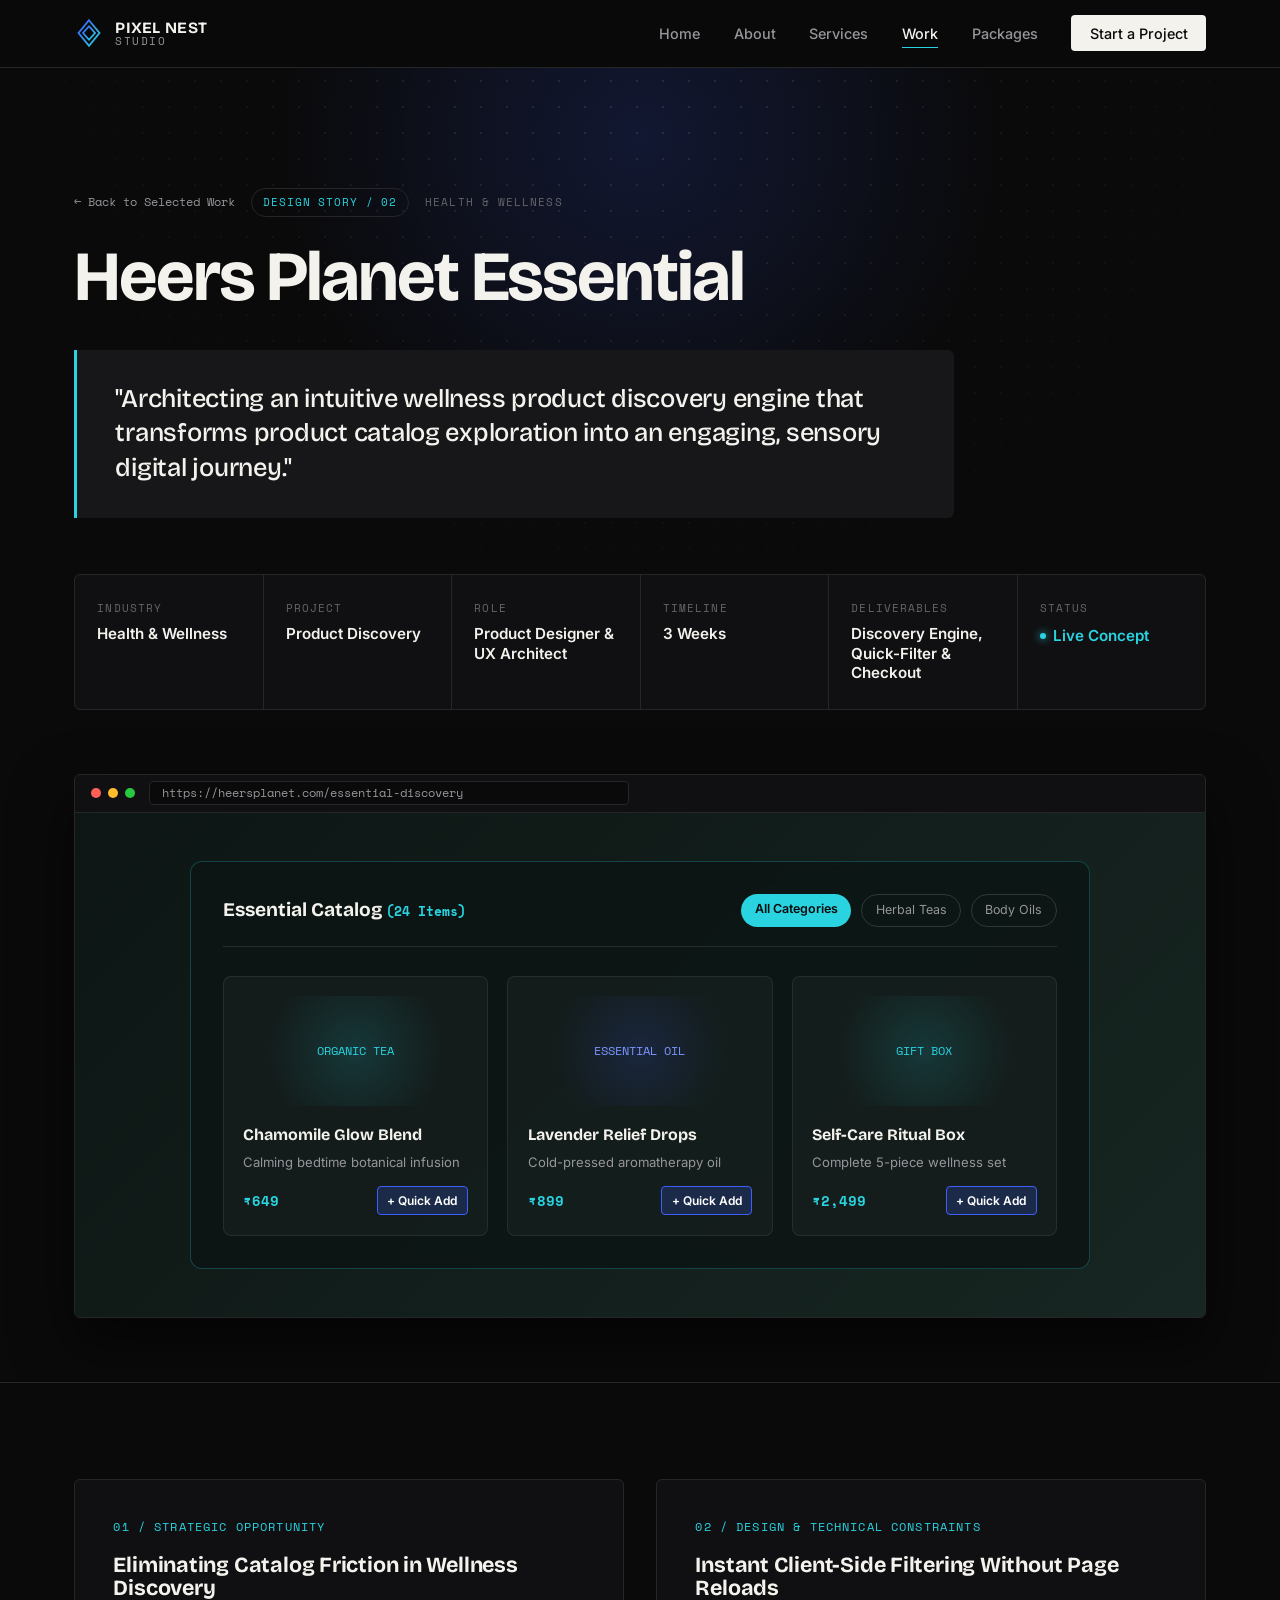
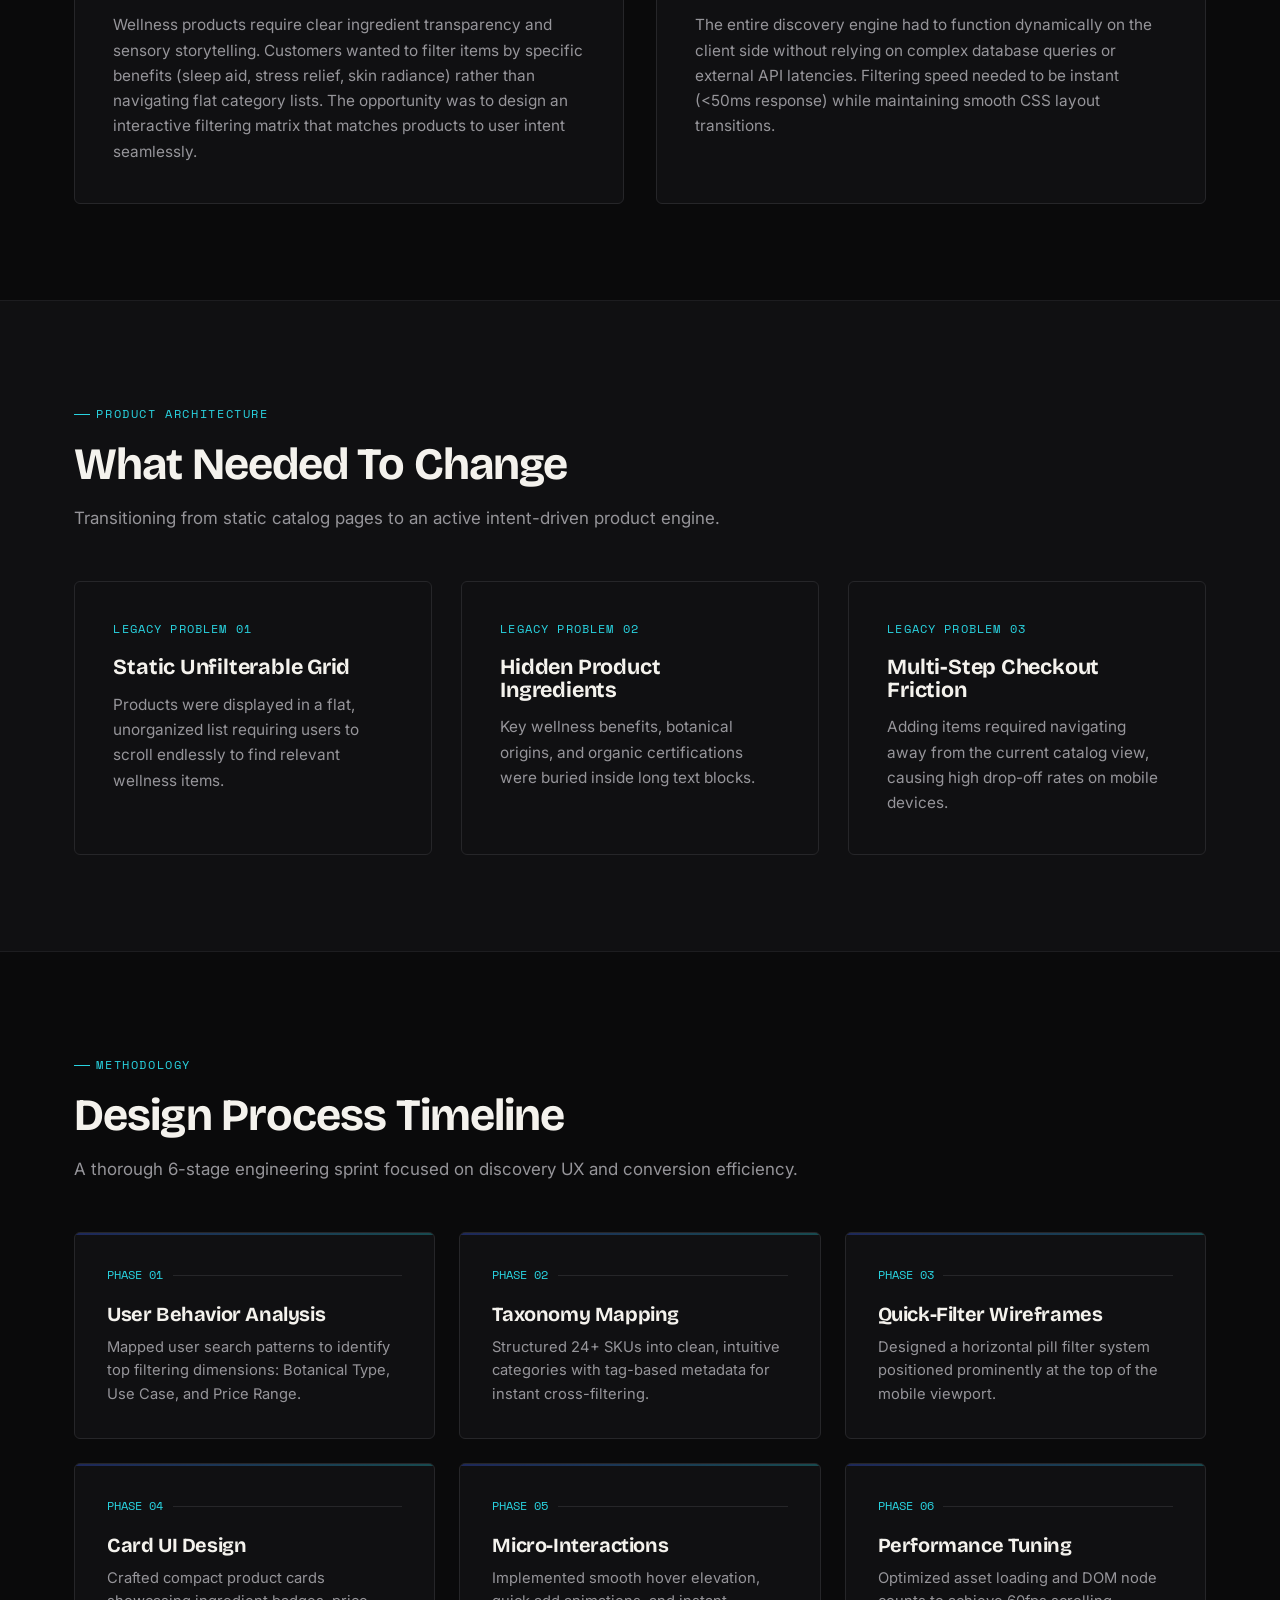
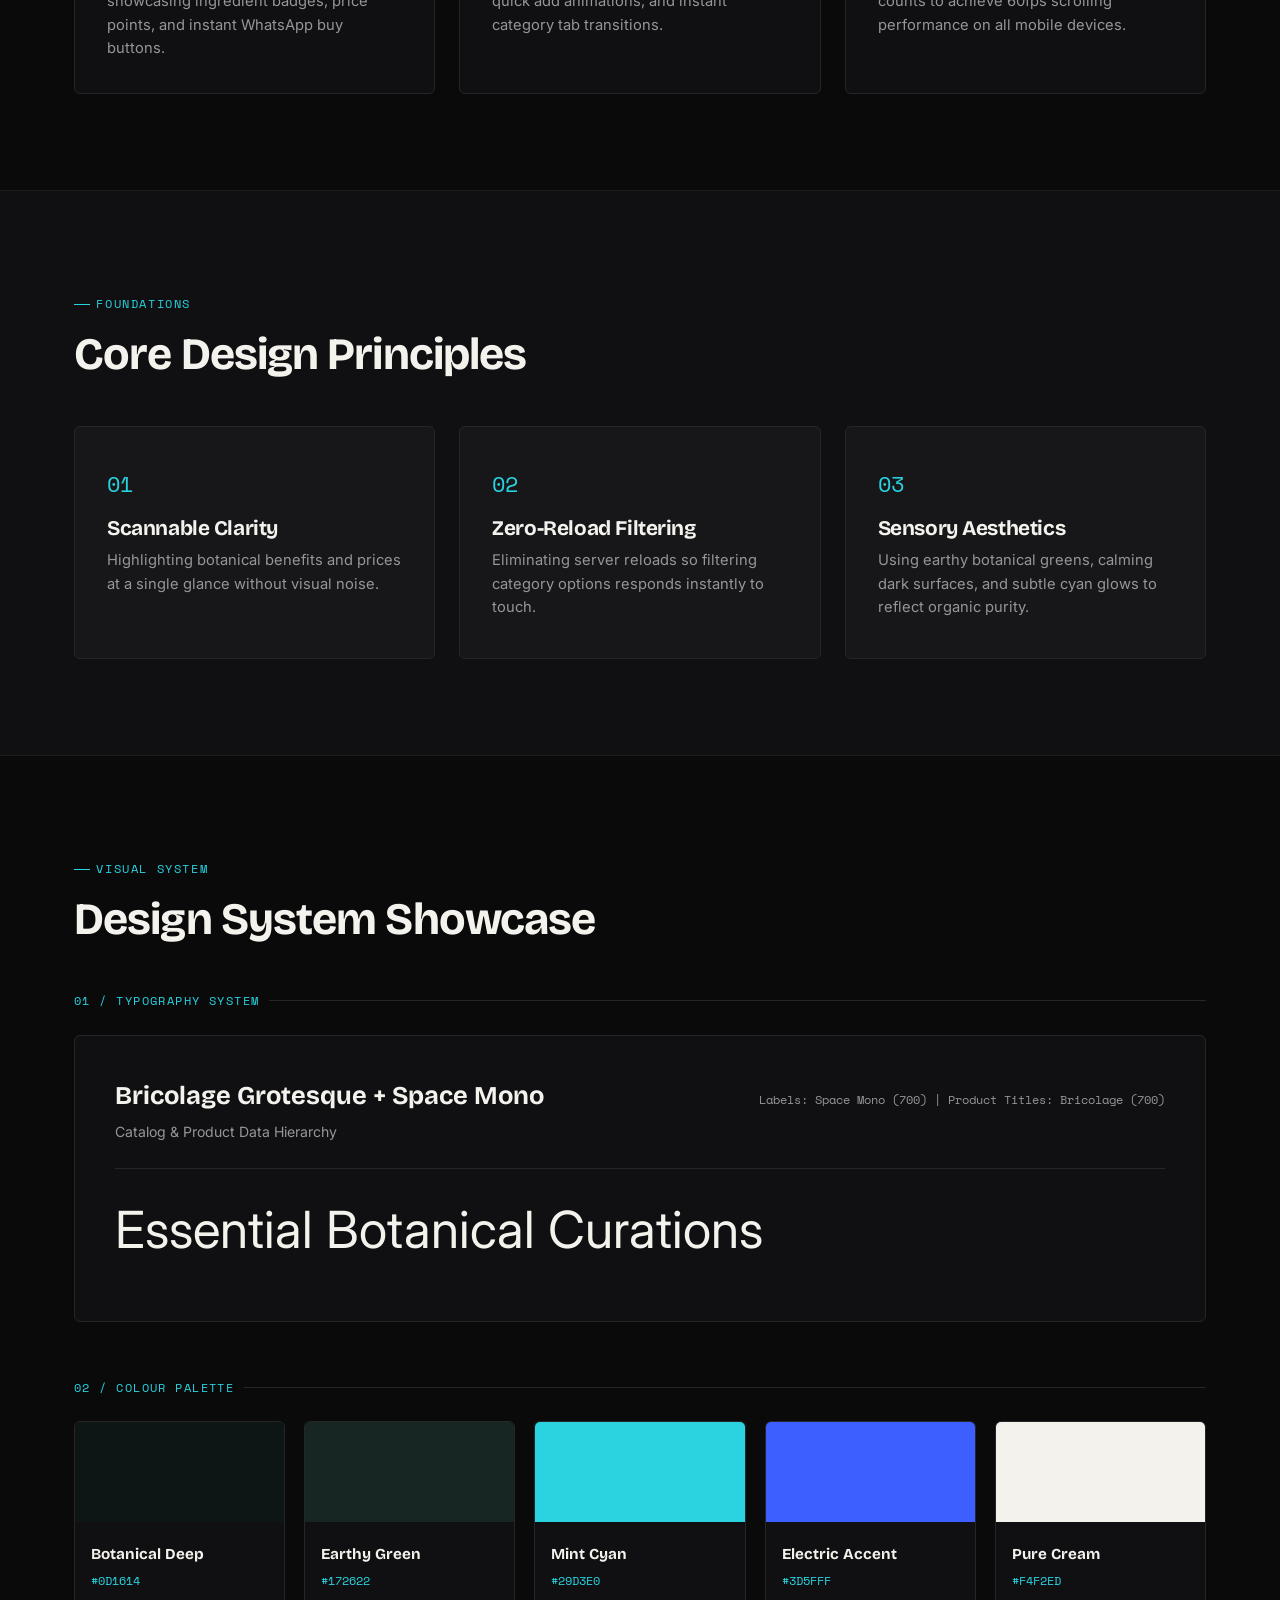
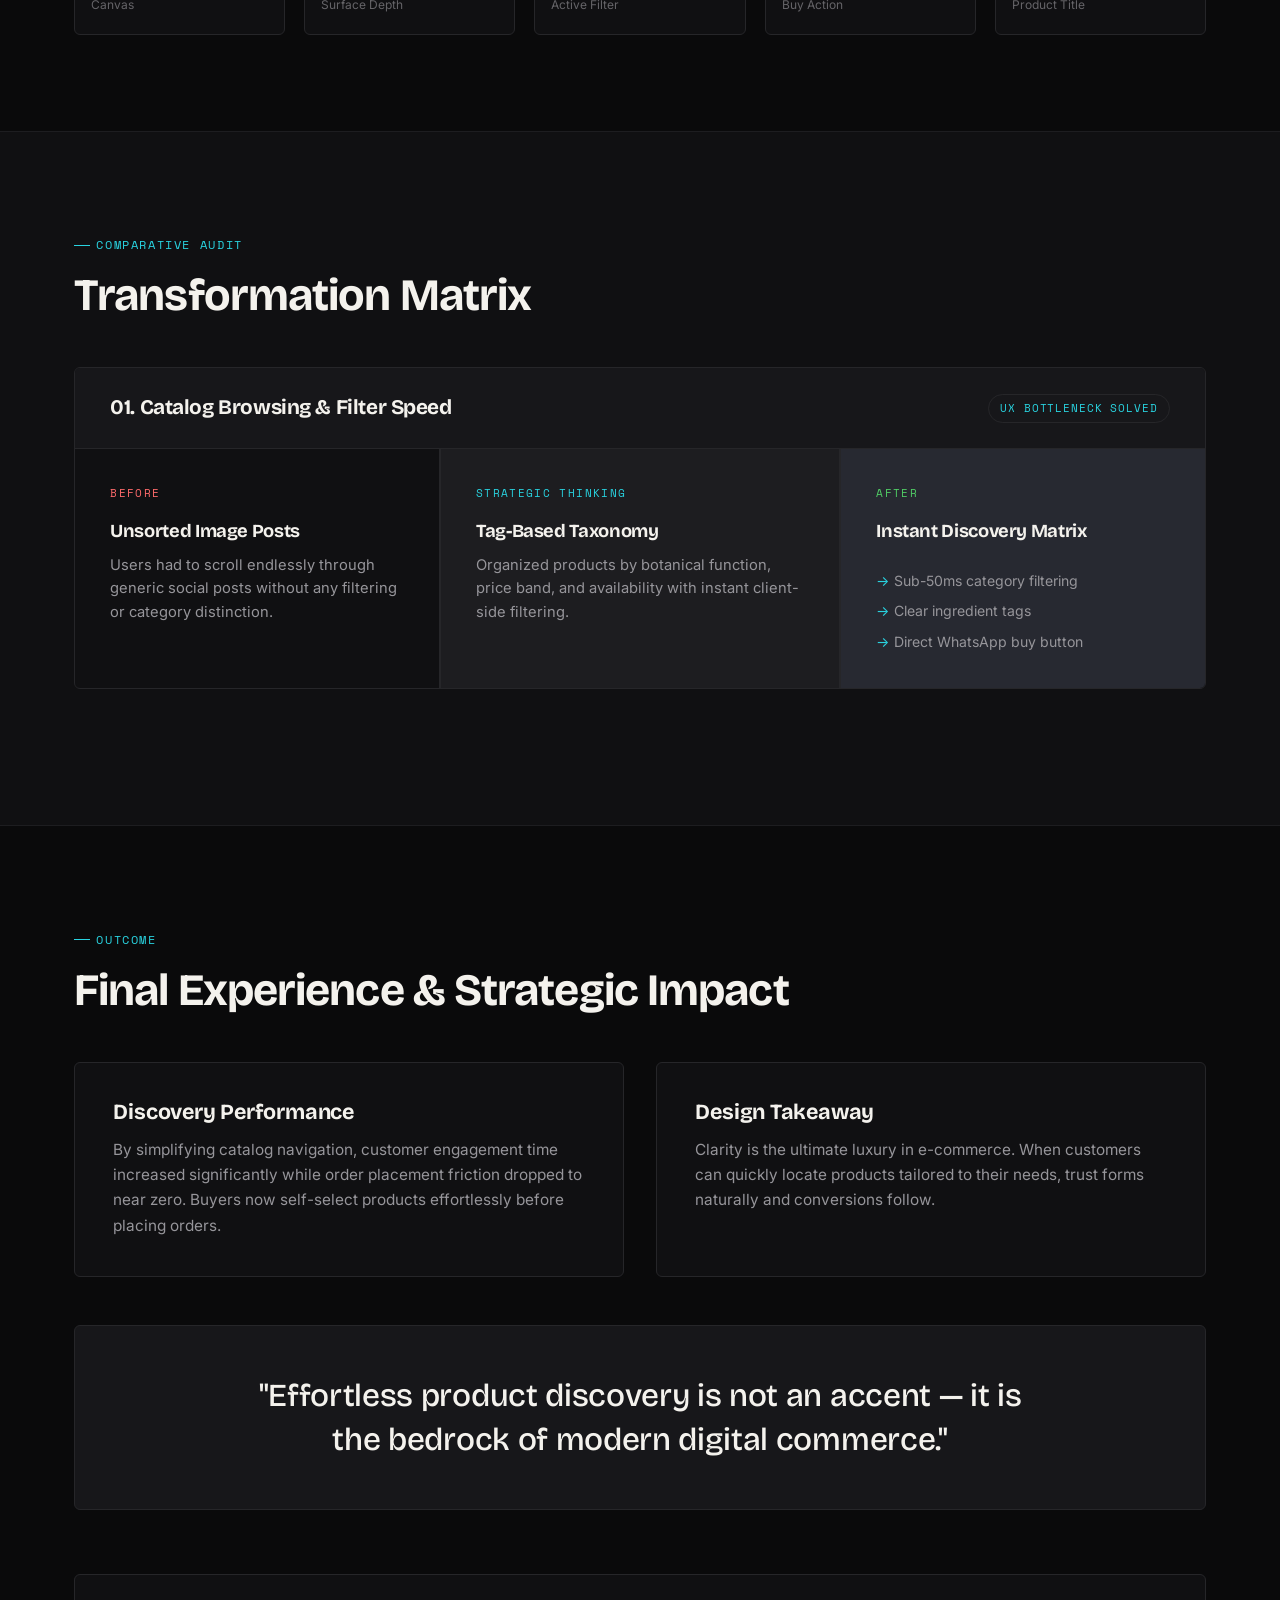
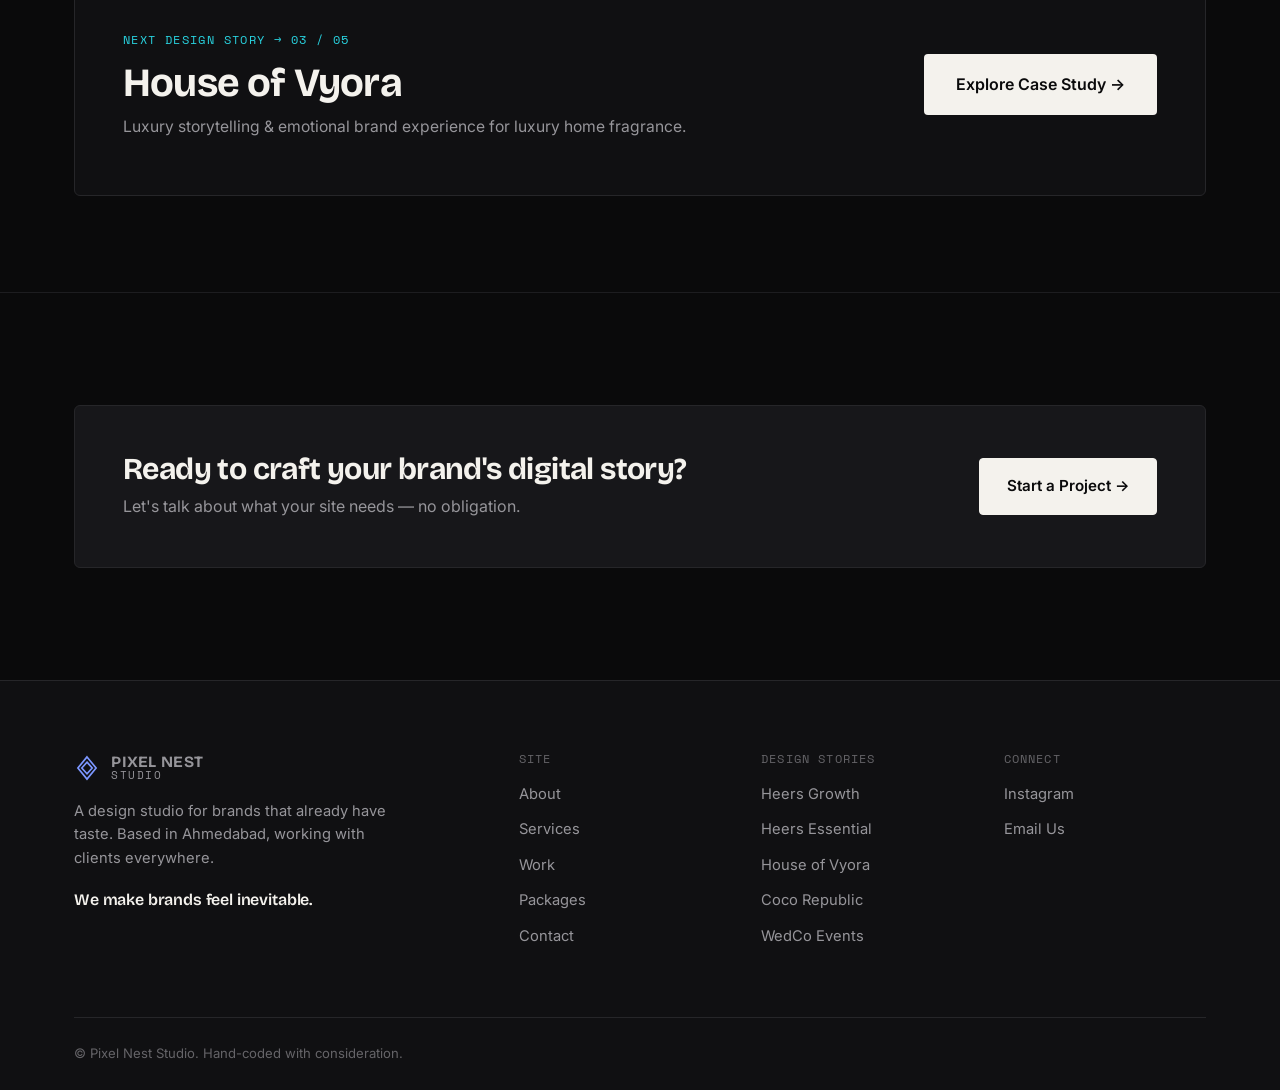
<file: case-heers-essential.html>
<!DOCTYPE html>
<html lang="en">
<head>
<meta charset="UTF-8">
<meta name="viewport" content="width=device-width, initial-scale=1.0">
<title>Heers Planet Essential — Design Story | Pixel Nest Studio</title>
<meta name="description" content="Case study: Wellness product discovery experience for Heers Planet — Health & Wellness. Category filtering, mobile checkout flow, and catalog architecture.">
<link rel="preconnect" href="https://fonts.googleapis.com">
<link href="https://fonts.googleapis.com/css2?family=Bricolage+Grotesque:opsz,wght@12..96,400..800&family=Inter:wght@400;500;600;700&family=Space+Mono:wght@400;700&display=swap" rel="stylesheet">
<link rel="stylesheet" href="assets/style.css">
</head>
<body>
<div class="scroll-progress"></div>

<!-- NAVIGATION -->
<nav>
  <div class="nav-inner">
    <a href="index.html" class="nav-brand">
      <div class="nest-mark">
        <svg viewBox="0 0 40 40" xmlns="http://www.w3.org/2000/svg">
          <defs><linearGradient id="ng1" x1="0" y1="0" x2="1" y2="1">
            <stop offset="0%" stop-color="#3D5FFF"/><stop offset="100%" stop-color="#29D3E0"/>
          </linearGradient></defs>
          <path d="M20 3 L34 20 L20 37 L6 20 Z" fill="none" stroke="url(#ng1)" stroke-width="2.4"/>
          <path d="M20 11 L28 20 L20 29 L12 20 Z" fill="none" stroke="url(#ng1)" stroke-width="2.4"/>
        </svg>
      </div>
      <div class="nav-word">PIXEL NEST<span>STUDIO</span></div>
    </a>
    <ul class="nav-links" id="navLinks">
      <li><a href="index.html">Home</a></li>
      <li><a href="about.html">About</a></li>
      <li><a href="services.html">Services</a></li>
      <li><a href="work.html" class="active">Work</a></li>
      <li><a href="pricing.html">Packages</a></li>
      <li><a href="contact.html" class="nav-cta">Start a Project</a></li>
    </ul>
    <button class="nav-toggle" id="navToggle" aria-label="Menu"><span></span><span></span><span></span></button>
  </div>
</nav>

<!-- HERO SECTION -->
<section class="cs-hero">
  <div class="dot-grid"></div>
  <div class="hero-glow"></div>
  <div class="wrap">
    <div class="cs-meta-bar fade-in">
      <a href="work.html" class="cs-back-link">← Back to Selected Work</a>
      <span class="badge-pill">Design Story / 02</span>
      <span class="cs-snapshot-label">Health & Wellness</span>
    </div>

    <h1 class="cs-title fade-in">Heers Planet Essential</h1>

    <div class="cs-statement-card fade-in">
      <p class="cs-statement-text">"Architecting an intuitive wellness product discovery engine that transforms product catalog exploration into an engaging, sensory digital journey."</p>
    </div>

    <!-- PROJECT SNAPSHOT CARD -->
    <div class="cs-snapshot-grid fade-in">
      <div class="cs-snapshot-item">
        <span class="cs-snapshot-label">Industry</span>
        <span class="cs-snapshot-val">Health & Wellness</span>
      </div>
      <div class="cs-snapshot-item">
        <span class="cs-snapshot-label">Project</span>
        <span class="cs-snapshot-val">Product Discovery</span>
      </div>
      <div class="cs-snapshot-item">
        <span class="cs-snapshot-label">Role</span>
        <span class="cs-snapshot-val">Product Designer & UX Architect</span>
      </div>
      <div class="cs-snapshot-item">
        <span class="cs-snapshot-label">Timeline</span>
        <span class="cs-snapshot-val">3 Weeks</span>
      </div>
      <div class="cs-snapshot-item">
        <span class="cs-snapshot-label">Deliverables</span>
        <span class="cs-snapshot-val">Discovery Engine, Quick-Filter & Checkout</span>
      </div>
      <div class="cs-snapshot-item">
        <span class="cs-snapshot-label">Status</span>
        <span class="cs-snapshot-val"><span class="status-active"><span class="status-dot"></span>Live Concept</span></span>
      </div>
    </div>

    <!-- FULL WIDTH HERO MOCKUP -->
    <div class="cs-hero-mockup-wrap fade-in">
      <div class="cs-browser-frame">
        <div class="cs-browser-topbar">
          <div class="cs-browser-dots"><span></span><span></span><span></span></div>
          <div class="cs-browser-address">https://heersplanet.com/essential-discovery</div>
        </div>
        <div class="cs-browser-content" style="padding: 3rem; background: linear-gradient(135deg, #0D1614 0%, #172622 100%);">
          <!-- LIVE INTERACTIVE CATALOG DISCOVERY MOCKUP -->
          <div style="max-width: 900px; margin: 0 auto; background: rgba(13,22,20,0.9); border: 1px solid rgba(41,211,224,0.25); border-radius: 12px; padding: 2rem; backdrop-filter: blur(10px);">
            <!-- Mock Filter Bar -->
            <div style="display: flex; justify-content: space-between; align-items: center; border-bottom: 1px solid rgba(255,255,255,0.1); padding-bottom: 1.2rem; margin-bottom: 1.8rem; flex-wrap: wrap; gap: 1rem;">
              <div style="font-family: var(--font-display); font-size: 1.2rem; font-weight: 700; color: #F4F2ED;">Essential Catalog <span style="font-size: 0.8rem; color: #29D3E0; font-family: var(--font-mono);">(24 Items)</span></div>
              <div style="display: flex; gap: 0.6rem;">
                <span style="background: #29D3E0; color: #0A0A0B; font-size: 0.78rem; font-weight: 600; padding: 0.35rem 0.85rem; border-radius: 999px;">All Categories</span>
                <span style="border: 1px solid rgba(255,255,255,0.15); color: #96959A; font-size: 0.78rem; padding: 0.35rem 0.85rem; border-radius: 999px;">Herbal Teas</span>
                <span style="border: 1px solid rgba(255,255,255,0.15); color: #96959A; font-size: 0.78rem; padding: 0.35rem 0.85rem; border-radius: 999px;">Body Oils</span>
              </div>
            </div>

            <!-- Product Grid Mockup -->
            <div style="display: grid; grid-template-columns: repeat(3, 1fr); gap: 1.2rem;">
              <div style="background: rgba(255,255,255,0.03); border: 1px solid rgba(255,255,255,0.08); border-radius: 8px; padding: 1.2rem; text-align: left;">
                <div style="height: 110px; background: radial-gradient(circle, rgba(41,211,224,0.15), transparent 70%); border-radius: 6px; display: flex; align-items: center; justify-content: center; margin-bottom: 1rem;">
                  <span style="font-family: var(--font-mono); font-size: 0.72rem; color: #29D3E0;">ORGANIC TEA</span>
                </div>
                <div style="font-family: var(--font-display); font-weight: 700; font-size: 1rem; color: #F4F2ED; margin-bottom: 0.3rem;">Chamomile Glow Blend</div>
                <div style="font-size: 0.82rem; color: #96959A; margin-bottom: 0.8rem;">Calming bedtime botanical infusion</div>
                <div style="display: flex; justify-content: space-between; align-items: center;">
                  <span style="font-family: var(--font-mono); font-size: 0.9rem; color: #29D3E0; font-weight: 700;">₹649</span>
                  <span style="background: rgba(61,95,255,0.2); border: 1px solid #3D5FFF; color: #fff; font-size: 0.75rem; padding: 0.25rem 0.6rem; border-radius: 4px; font-weight: 600;">+ Quick Add</span>
                </div>
              </div>

              <div style="background: rgba(255,255,255,0.03); border: 1px solid rgba(255,255,255,0.08); border-radius: 8px; padding: 1.2rem; text-align: left;">
                <div style="height: 110px; background: radial-gradient(circle, rgba(61,95,255,0.15), transparent 70%); border-radius: 6px; display: flex; align-items: center; justify-content: center; margin-bottom: 1rem;">
                  <span style="font-family: var(--font-mono); font-size: 0.72rem; color: #7C97FF;">ESSENTIAL OIL</span>
                </div>
                <div style="font-family: var(--font-display); font-weight: 700; font-size: 1rem; color: #F4F2ED; margin-bottom: 0.3rem;">Lavender Relief Drops</div>
                <div style="font-size: 0.82rem; color: #96959A; margin-bottom: 0.8rem;">Cold-pressed aromatherapy oil</div>
                <div style="display: flex; justify-content: space-between; align-items: center;">
                  <span style="font-family: var(--font-mono); font-size: 0.9rem; color: #29D3E0; font-weight: 700;">₹899</span>
                  <span style="background: rgba(61,95,255,0.2); border: 1px solid #3D5FFF; color: #fff; font-size: 0.75rem; padding: 0.25rem 0.6rem; border-radius: 4px; font-weight: 600;">+ Quick Add</span>
                </div>
              </div>

              <div style="background: rgba(255,255,255,0.03); border: 1px solid rgba(255,255,255,0.08); border-radius: 8px; padding: 1.2rem; text-align: left;">
                <div style="height: 110px; background: radial-gradient(circle, rgba(41,211,224,0.15), transparent 70%); border-radius: 6px; display: flex; align-items: center; justify-content: center; margin-bottom: 1rem;">
                  <span style="font-family: var(--font-mono); font-size: 0.72rem; color: #29D3E0;">GIFT BOX</span>
                </div>
                <div style="font-family: var(--font-display); font-weight: 700; font-size: 1rem; color: #F4F2ED; margin-bottom: 0.3rem;">Self-Care Ritual Box</div>
                <div style="font-size: 0.82rem; color: #96959A; margin-bottom: 0.8rem;">Complete 5-piece wellness set</div>
                <div style="display: flex; justify-content: space-between; align-items: center;">
                  <span style="font-family: var(--font-mono); font-size: 0.9rem; color: #29D3E0; font-weight: 700;">₹2,499</span>
                  <span style="background: rgba(61,95,255,0.2); border: 1px solid #3D5FFF; color: #fff; font-size: 0.75rem; padding: 0.25rem 0.6rem; border-radius: 4px; font-weight: 600;">+ Quick Add</span>
                </div>
              </div>
            </div>

          </div>
        </div>
      </div>
    </div>

  </div>
</section>

<!-- OPPORTUNITY & CONSTRAINTS -->
<section class="cs-section">
  <div class="wrap">
    <div class="cs-grid-2">
      <!-- OPPORTUNITY -->
      <div class="cs-card fade-in">
        <div class="cs-card-badge">01 / Strategic Opportunity</div>
        <h2 class="cs-card-title">Eliminating Catalog Friction in Wellness Discovery</h2>
        <p class="cs-card-text">Wellness products require clear ingredient transparency and sensory storytelling. Customers wanted to filter items by specific benefits (sleep aid, stress relief, skin radiance) rather than navigating flat category lists. The opportunity was to design an interactive filtering matrix that matches products to user intent seamlessly.</p>
      </div>
      <!-- CONSTRAINTS -->
      <div class="cs-card fade-in">
        <div class="cs-card-badge">02 / Design & Technical Constraints</div>
        <h2 class="cs-card-title">Instant Client-Side Filtering Without Page Reloads</h2>
        <p class="cs-card-text">The entire discovery engine had to function dynamically on the client side without relying on complex database queries or external API latencies. Filtering speed needed to be instant (<50ms response) while maintaining smooth CSS layout transitions.</p>
      </div>
    </div>
  </div>
</section>

<!-- WHAT NEEDED TO CHANGE -->
<section class="cs-section alt">
  <div class="wrap">
    <div class="cs-sec-head fade-in">
      <div class="eyebrow">Product Architecture</div>
      <h2 class="cs-sec-title">What Needed To Change</h2>
      <p class="cs-sec-body">Transitioning from static catalog pages to an active intent-driven product engine.</p>
    </div>

    <div class="cs-grid-3">
      <div class="cs-card fade-in">
        <div class="cs-card-badge">Legacy Problem 01</div>
        <h3 class="cs-card-title">Static Unfilterable Grid</h3>
        <p class="cs-card-text">Products were displayed in a flat, unorganized list requiring users to scroll endlessly to find relevant wellness items.</p>
      </div>

      <div class="cs-card fade-in">
        <div class="cs-card-badge">Legacy Problem 02</div>
        <h3 class="cs-card-title">Hidden Product Ingredients</h3>
        <p class="cs-card-text">Key wellness benefits, botanical origins, and organic certifications were buried inside long text blocks.</p>
      </div>

      <div class="cs-card fade-in">
        <div class="cs-card-badge">Legacy Problem 03</div>
        <h3 class="cs-card-title">Multi-Step Checkout Friction</h3>
        <p class="cs-card-text">Adding items required navigating away from the current catalog view, causing high drop-off rates on mobile devices.</p>
      </div>
    </div>
  </div>
</section>

<!-- DESIGN PROCESS TIMELINE -->
<section class="cs-section">
  <div class="wrap">
    <div class="cs-sec-head fade-in">
      <div class="eyebrow">Methodology</div>
      <h2 class="cs-sec-title">Design Process Timeline</h2>
      <p class="cs-sec-body">A thorough 6-stage engineering sprint focused on discovery UX and conversion efficiency.</p>
    </div>

    <div class="cs-process-wrap">
      <div class="cs-process-card fade-in">
        <div class="cs-process-num">PHASE 01</div>
        <h3 class="cs-process-title">User Behavior Analysis</h3>
        <p class="cs-process-desc">Mapped user search patterns to identify top filtering dimensions: Botanical Type, Use Case, and Price Range.</p>
      </div>

      <div class="cs-process-card fade-in">
        <div class="cs-process-num">PHASE 02</div>
        <h3 class="cs-process-title">Taxonomy Mapping</h3>
        <p class="cs-process-desc">Structured 24+ SKUs into clean, intuitive categories with tag-based metadata for instant cross-filtering.</p>
      </div>

      <div class="cs-process-card fade-in">
        <div class="cs-process-num">PHASE 03</div>
        <h3 class="cs-process-title">Quick-Filter Wireframes</h3>
        <p class="cs-process-desc">Designed a horizontal pill filter system positioned prominently at the top of the mobile viewport.</p>
      </div>

      <div class="cs-process-card fade-in">
        <div class="cs-process-num">PHASE 04</div>
        <h3 class="cs-process-title">Card UI Design</h3>
        <p class="cs-process-desc">Crafted compact product cards showcasing ingredient badges, price points, and instant WhatsApp buy buttons.</p>
      </div>

      <div class="cs-process-card fade-in">
        <div class="cs-process-num">PHASE 05</div>
        <h3 class="cs-process-title">Micro-Interactions</h3>
        <p class="cs-process-desc">Implemented smooth hover elevation, quick add animations, and instant category tab transitions.</p>
      </div>

      <div class="cs-process-card fade-in">
        <div class="cs-process-num">PHASE 06</div>
        <h3 class="cs-process-title">Performance Tuning</h3>
        <p class="cs-process-desc">Optimized asset loading and DOM node counts to achieve 60fps scrolling performance on all mobile devices.</p>
      </div>
    </div>
  </div>
</section>

<!-- DESIGN PRINCIPLES -->
<section class="cs-section alt">
  <div class="wrap">
    <div class="cs-sec-head fade-in">
      <div class="eyebrow">Foundations</div>
      <h2 class="cs-sec-title">Core Design Principles</h2>
    </div>

    <div class="cs-principles-grid">
      <div class="cs-principle-card fade-in">
        <div class="cs-principle-icon">01</div>
        <h3 style="font-family: var(--font-display); font-size: 1.3rem; font-weight: 700; margin-bottom: 0.6rem;">Scannable Clarity</h3>
        <p style="color: var(--muted); font-size: 0.92rem; margin: 0;">Highlighting botanical benefits and prices at a single glance without visual noise.</p>
      </div>

      <div class="cs-principle-card fade-in">
        <div class="cs-principle-icon">02</div>
        <h3 style="font-family: var(--font-display); font-size: 1.3rem; font-weight: 700; margin-bottom: 0.6rem;">Zero-Reload Filtering</h3>
        <p style="color: var(--muted); font-size: 0.92rem; margin: 0;">Eliminating server reloads so filtering category options responds instantly to touch.</p>
      </div>

      <div class="cs-principle-card fade-in">
        <div class="cs-principle-icon">03</div>
        <h3 style="font-family: var(--font-display); font-size: 1.3rem; font-weight: 700; margin-bottom: 0.6rem;">Sensory Aesthetics</h3>
        <p style="color: var(--muted); font-size: 0.92rem; margin: 0;">Using earthy botanical greens, calming dark surfaces, and subtle cyan glows to reflect organic purity.</p>
      </div>
    </div>
  </div>
</section>

<!-- DESIGN SYSTEM SHOWCASE -->
<section class="cs-section">
  <div class="wrap">
    <div class="cs-sec-head fade-in">
      <div class="eyebrow">Visual System</div>
      <h2 class="cs-sec-title">Design System Showcase</h2>
    </div>

    <!-- TYPOGRAPHY -->
    <div class="cs-ds-block fade-in">
      <div class="cs-ds-label">01 / Typography System</div>
      <div class="cs-type-specimen">
        <div class="cs-type-head">
          <div>
            <div class="cs-type-name">Bricolage Grotesque + Space Mono</div>
            <div style="font-size: 0.88rem; color: var(--muted); margin-top: 0.3rem;">Catalog & Product Data Hierarchy</div>
          </div>
          <div class="cs-type-meta">Labels: Space Mono (700) | Product Titles: Bricolage (700)</div>
        </div>

        <div class="cs-type-sample-display">Essential Botanical Curations</div>
      </div>
    </div>

    <!-- COLOUR PALETTE -->
    <div class="cs-ds-block fade-in">
      <div class="cs-ds-label">02 / Colour Palette</div>
      <div class="cs-color-grid">
        <div class="cs-color-card">
          <div class="cs-color-swatch" style="background: #0D1614;"></div>
          <div class="cs-color-info">
            <span class="cs-color-name">Botanical Deep</span>
            <span class="cs-color-hex">#0D1614</span>
            <span class="cs-color-role">Canvas</span>
          </div>
        </div>
        <div class="cs-color-card">
          <div class="cs-color-swatch" style="background: #172622;"></div>
          <div class="cs-color-info">
            <span class="cs-color-name">Earthy Green</span>
            <span class="cs-color-hex">#172622</span>
            <span class="cs-color-role">Surface Depth</span>
          </div>
        </div>
        <div class="cs-color-card">
          <div class="cs-color-swatch" style="background: #29D3E0;"></div>
          <div class="cs-color-info">
            <span class="cs-color-name">Mint Cyan</span>
            <span class="cs-color-hex">#29D3E0</span>
            <span class="cs-color-role">Active Filter</span>
          </div>
        </div>
        <div class="cs-color-card">
          <div class="cs-color-swatch" style="background: #3D5FFF;"></div>
          <div class="cs-color-info">
            <span class="cs-color-name">Electric Accent</span>
            <span class="cs-color-hex">#3D5FFF</span>
            <span class="cs-color-role">Buy Action</span>
          </div>
        </div>
        <div class="cs-color-card">
          <div class="cs-color-swatch" style="background: #F4F2ED;"></div>
          <div class="cs-color-info">
            <span class="cs-color-name">Pure Cream</span>
            <span class="cs-color-hex">#F4F2ED</span>
            <span class="cs-color-role">Product Title</span>
          </div>
        </div>
      </div>
    </div>

  </div>
</section>

<!-- TRANSFORMATION SECTION -->
<section class="cs-section alt">
  <div class="wrap">
    <div class="cs-sec-head fade-in">
      <div class="eyebrow">Comparative Audit</div>
      <h2 class="cs-sec-title">Transformation Matrix</h2>
    </div>

    <!-- CATALOG TRANSFORMATION -->
    <div class="cs-transform-card fade-in">
      <div class="cs-transform-header">
        <h3 class="cs-transform-title">01. Catalog Browsing & Filter Speed</h3>
        <span class="badge-pill">UX Bottleneck Solved</span>
      </div>
      <div class="cs-transform-grid">
        <div class="cs-transform-col">
          <span class="cs-tf-label before">Before</span>
          <h4 class="cs-tf-title">Unsorted Image Posts</h4>
          <p class="cs-tf-text">Users had to scroll endlessly through generic social posts without any filtering or category distinction.</p>
        </div>
        <div class="cs-transform-col thinking">
          <span class="cs-tf-label thinking">Strategic Thinking</span>
          <h4 class="cs-tf-title">Tag-Based Taxonomy</h4>
          <p class="cs-tf-text">Organized products by botanical function, price band, and availability with instant client-side filtering.</p>
        </div>
        <div class="cs-transform-col after">
          <span class="cs-tf-label after">After</span>
          <h4 class="cs-tf-title">Instant Discovery Matrix</h4>
          <ul class="cs-tf-list">
            <li>Sub-50ms category filtering</li>
            <li>Clear ingredient tags</li>
            <li>Direct WhatsApp buy button</li>
          </ul>
        </div>
      </div>
    </div>

  </div>
</section>

<!-- FINAL EXPERIENCE & REFLECTION -->
<section class="cs-section">
  <div class="wrap">
    <div class="cs-sec-head fade-in">
      <div class="eyebrow">Outcome</div>
      <h2 class="cs-sec-title">Final Experience & Strategic Impact</h2>
    </div>

    <div class="cs-grid-2" style="margin-bottom: 3rem;">
      <div class="cs-card fade-in">
        <h3 class="cs-card-title">Discovery Performance</h3>
        <p class="cs-card-text">By simplifying catalog navigation, customer engagement time increased significantly while order placement friction dropped to near zero. Buyers now self-select products effortlessly before placing orders.</p>
      </div>

      <div class="cs-card fade-in">
        <h3 class="cs-card-title">Design Takeaway</h3>
        <p class="cs-card-text">Clarity is the ultimate luxury in e-commerce. When customers can quickly locate products tailored to their needs, trust forms naturally and conversions follow.</p>
      </div>
    </div>

    <!-- CLOSING THOUGHT -->
    <div class="cs-reflection-box fade-in">
      <p class="cs-closing-quote">"Effortless product discovery is not an accent — it is the bedrock of modern digital commerce."</p>
    </div>

    <!-- NEXT DESIGN STORY NAVIGATION -->
    <a href="case-house-of-vyora.html" class="cs-next-story fade-in">
      <div class="cs-next-info">
        <div class="cs-next-label">Next Design Story → 03 / 05</div>
        <h3 class="cs-next-title">House of Vyora</h3>
        <p class="cs-next-desc">Luxury storytelling & emotional brand experience for luxury home fragrance.</p>
      </div>
      <div class="cs-next-btn">Explore Case Study →</div>
    </a>

  </div>
</section>

<!-- CTA BAND -->
<section>
  <div class="wrap">
    <div class="cta-band fade-in">
      <div>
        <h2>Ready to craft your brand's digital story?</h2>
        <p>Let's talk about what your site needs — no obligation.</p>
      </div>
      <a href="contact.html" class="btn-primary">Start a Project →</a>
    </div>
  </div>
</section>

<!-- FOOTER -->
<footer>
  <div class="wrap">
    <div class="foot-top">
      <div class="foot-brand-block">
        <div class="nav-brand">
          <div class="nest-mark" style="width:26px;height:26px">
            <svg viewBox="0 0 40 40" xmlns="http://www.w3.org/2000/svg">
              <path d="M20 3 L34 20 L20 37 L6 20 Z" fill="none" stroke="#7C97FF" stroke-width="2.6"/>
              <path d="M20 11 L28 20 L20 29 L12 20 Z" fill="none" stroke="#7C97FF" stroke-width="2.6"/>
            </svg>
          </div>
          <div class="nav-word">PIXEL NEST<span>STUDIO</span></div>
        </div>
        A design studio for brands that already have taste. Based in Ahmedabad, working with clients everywhere.
        <div class="foot-motto">We make brands feel inevitable.</div>
      </div>
      <div class="foot-col">
        <h4>Site</h4>
        <a href="about.html">About</a>
        <a href="services.html">Services</a>
        <a href="work.html">Work</a>
        <a href="pricing.html">Packages</a>
        <a href="contact.html">Contact</a>
      </div>
      <div class="foot-col">
        <h4>Design Stories</h4>
        <a href="case-heers-growth.html">Heers Growth</a>
        <a href="case-heers-essential.html">Heers Essential</a>
        <a href="case-house-of-vyora.html">House of Vyora</a>
        <a href="case-coco-republic.html">Coco Republic</a>
        <a href="case-wedco-events.html">WedCo Events</a>
      </div>
      <div class="foot-col">
        <h4>Connect</h4>
        <a href="https://instagram.com/pixelnest_hq" target="_blank" rel="noopener noreferrer">Instagram</a>
        <a href="mailto:pixelneststudio.hq@gmail.com">Email Us</a>
      </div>
    </div>
    <div class="foot-inner">
      <div class="foot-copy">© Pixel Nest Studio. Hand-coded with consideration.</div>
    </div>
  </div>
</footer>

<script src="assets/script.js"></script>
</body>
</html>
</file>
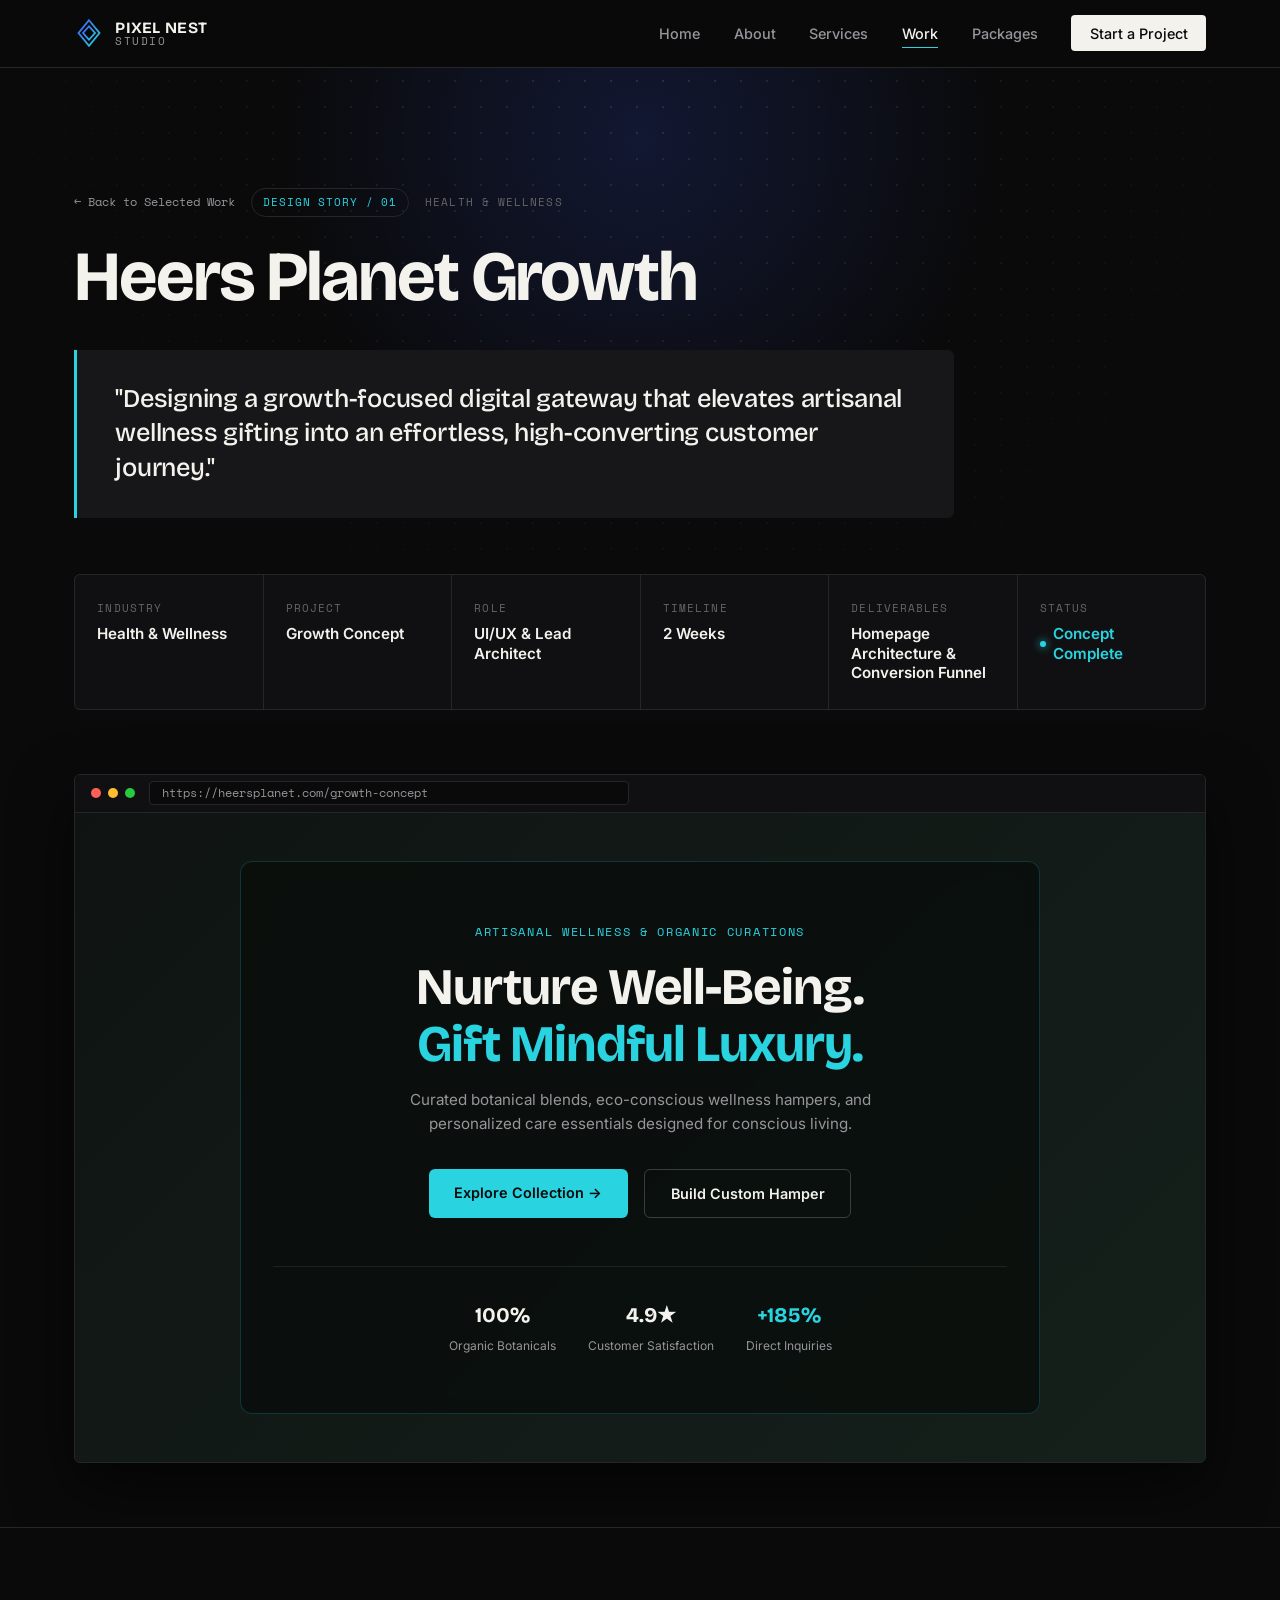
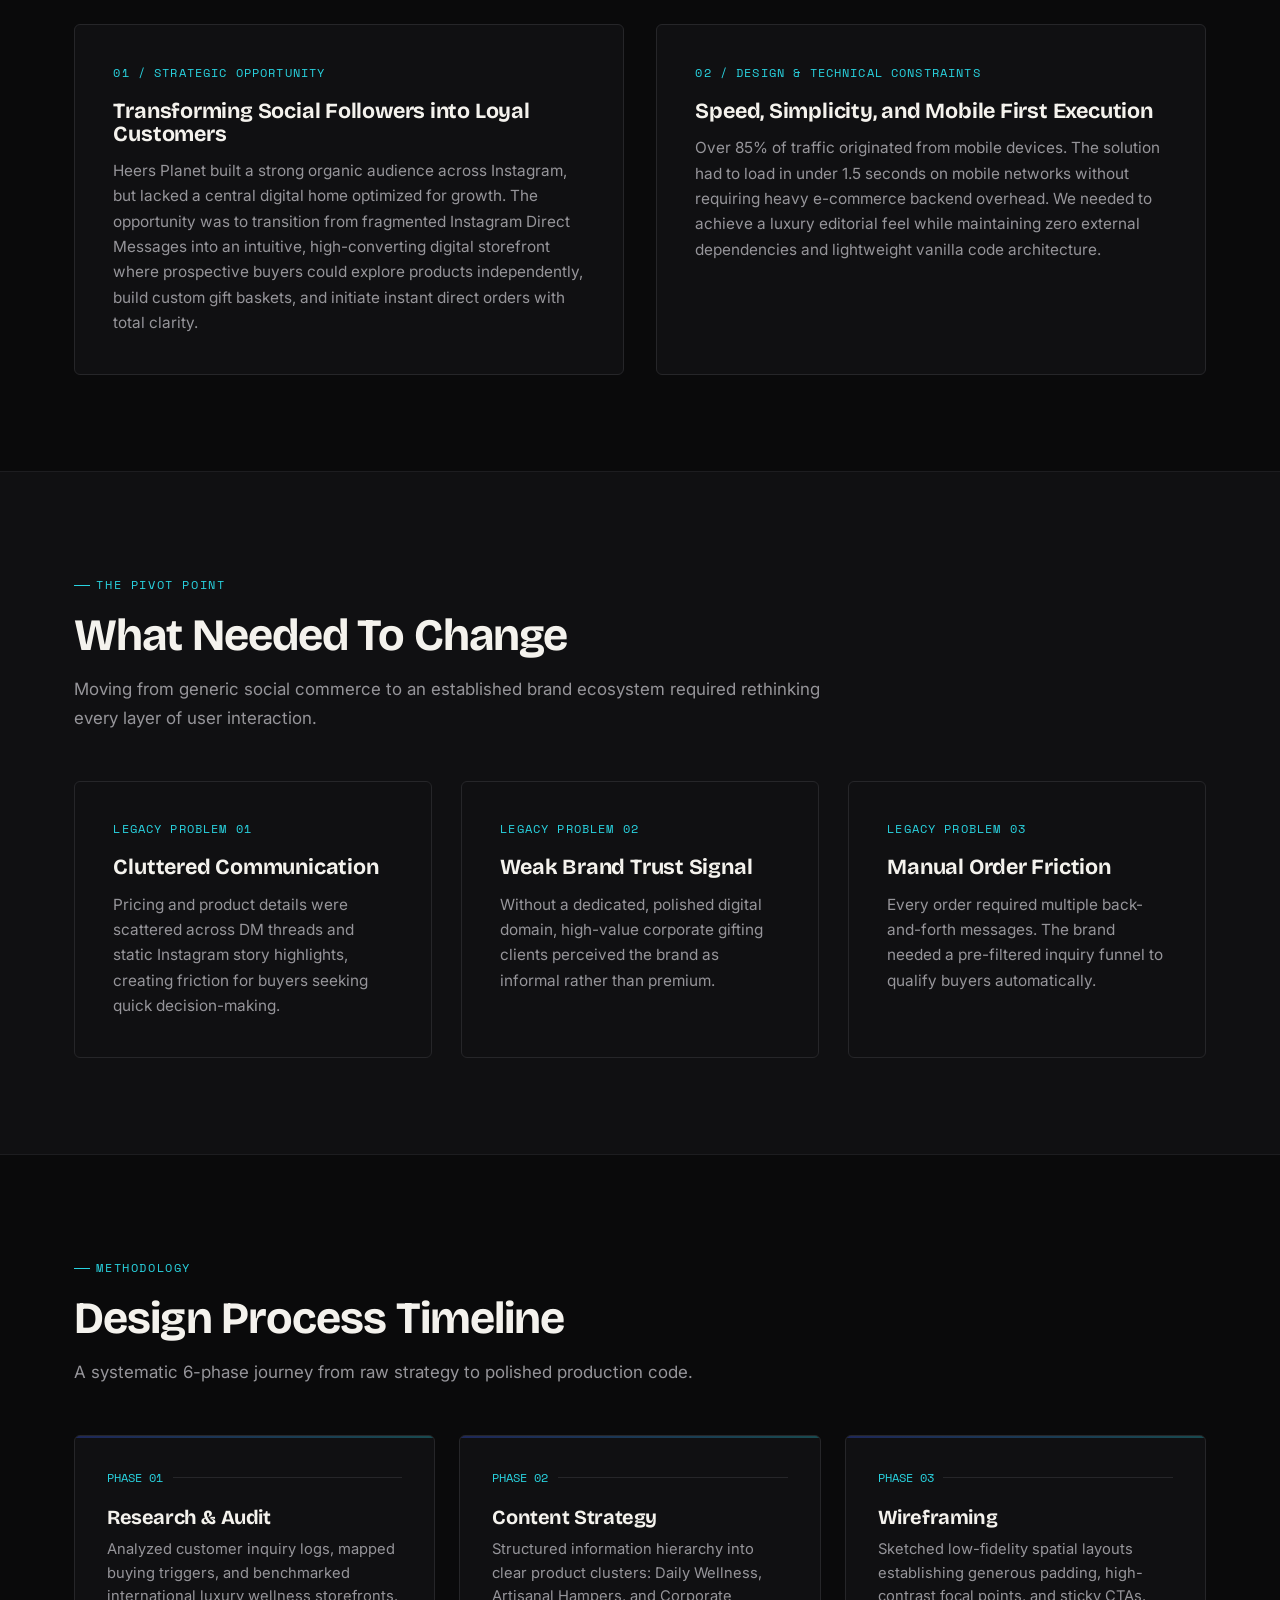
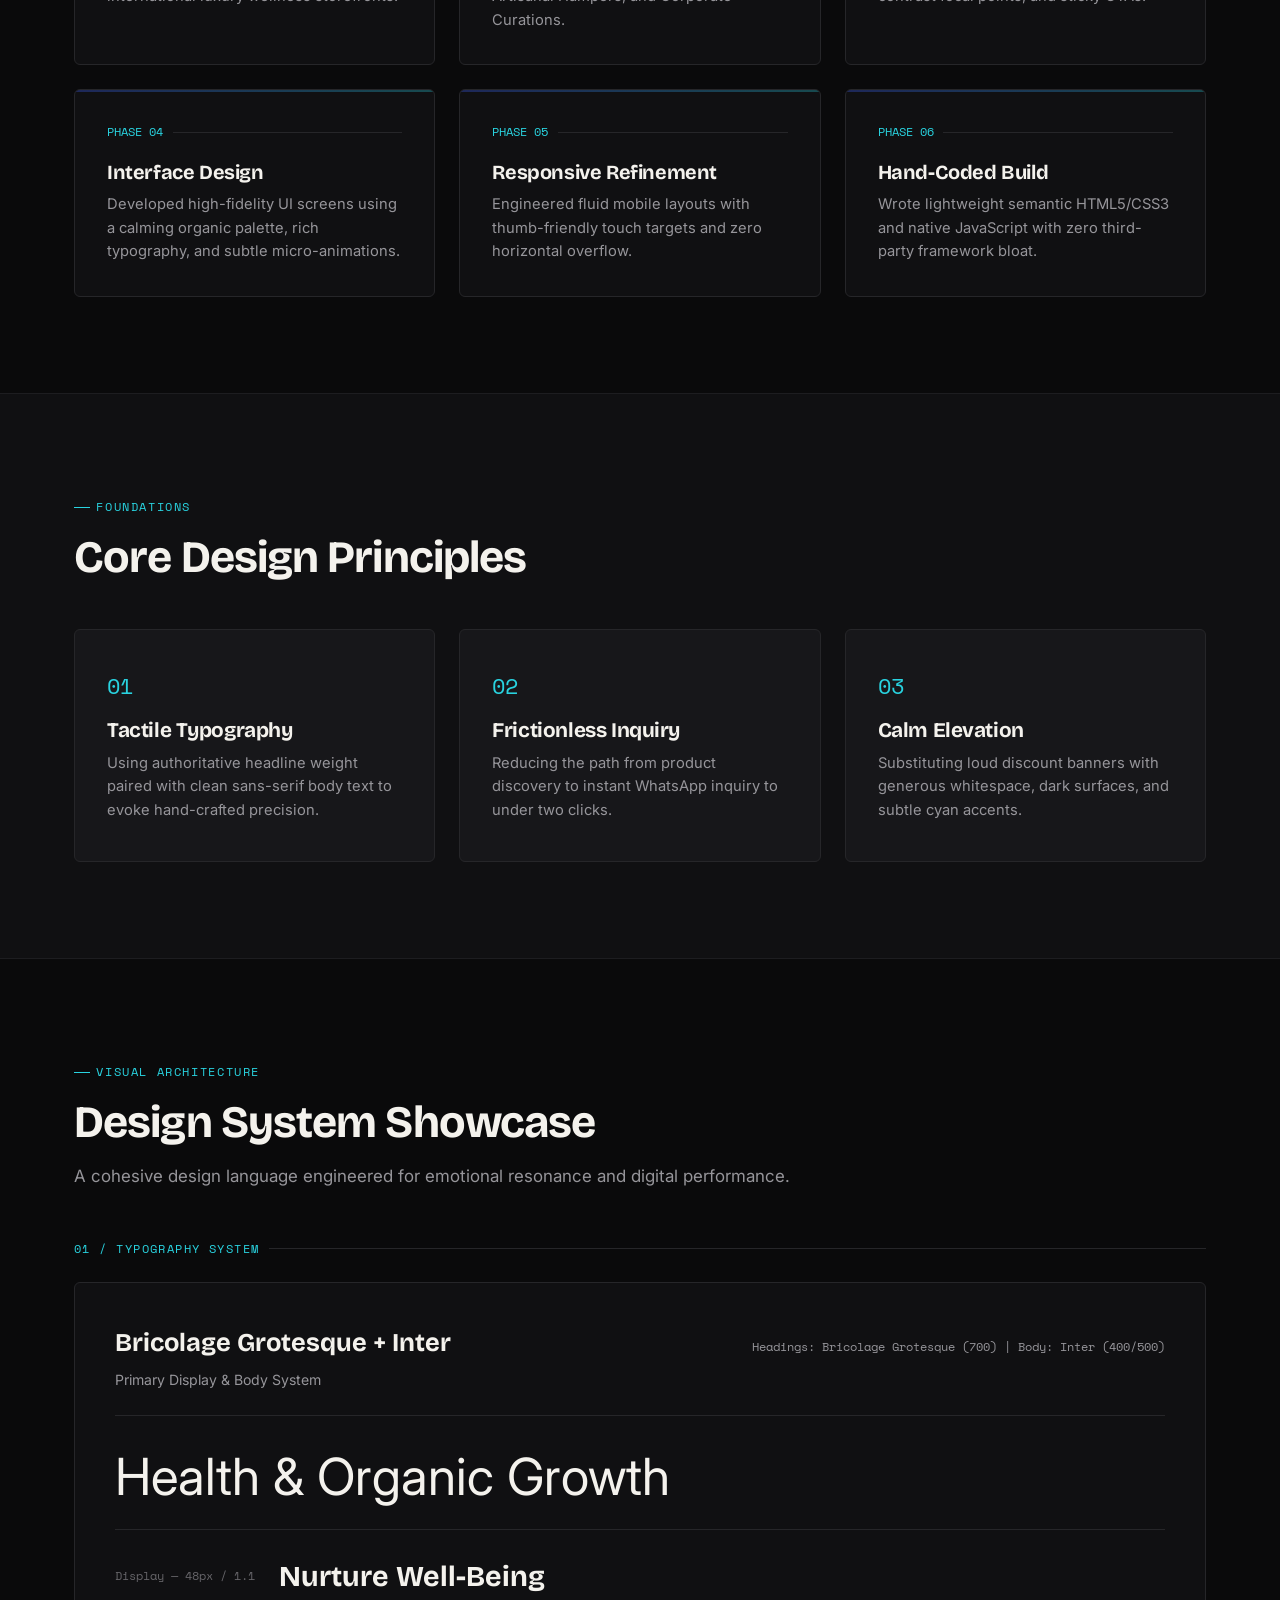
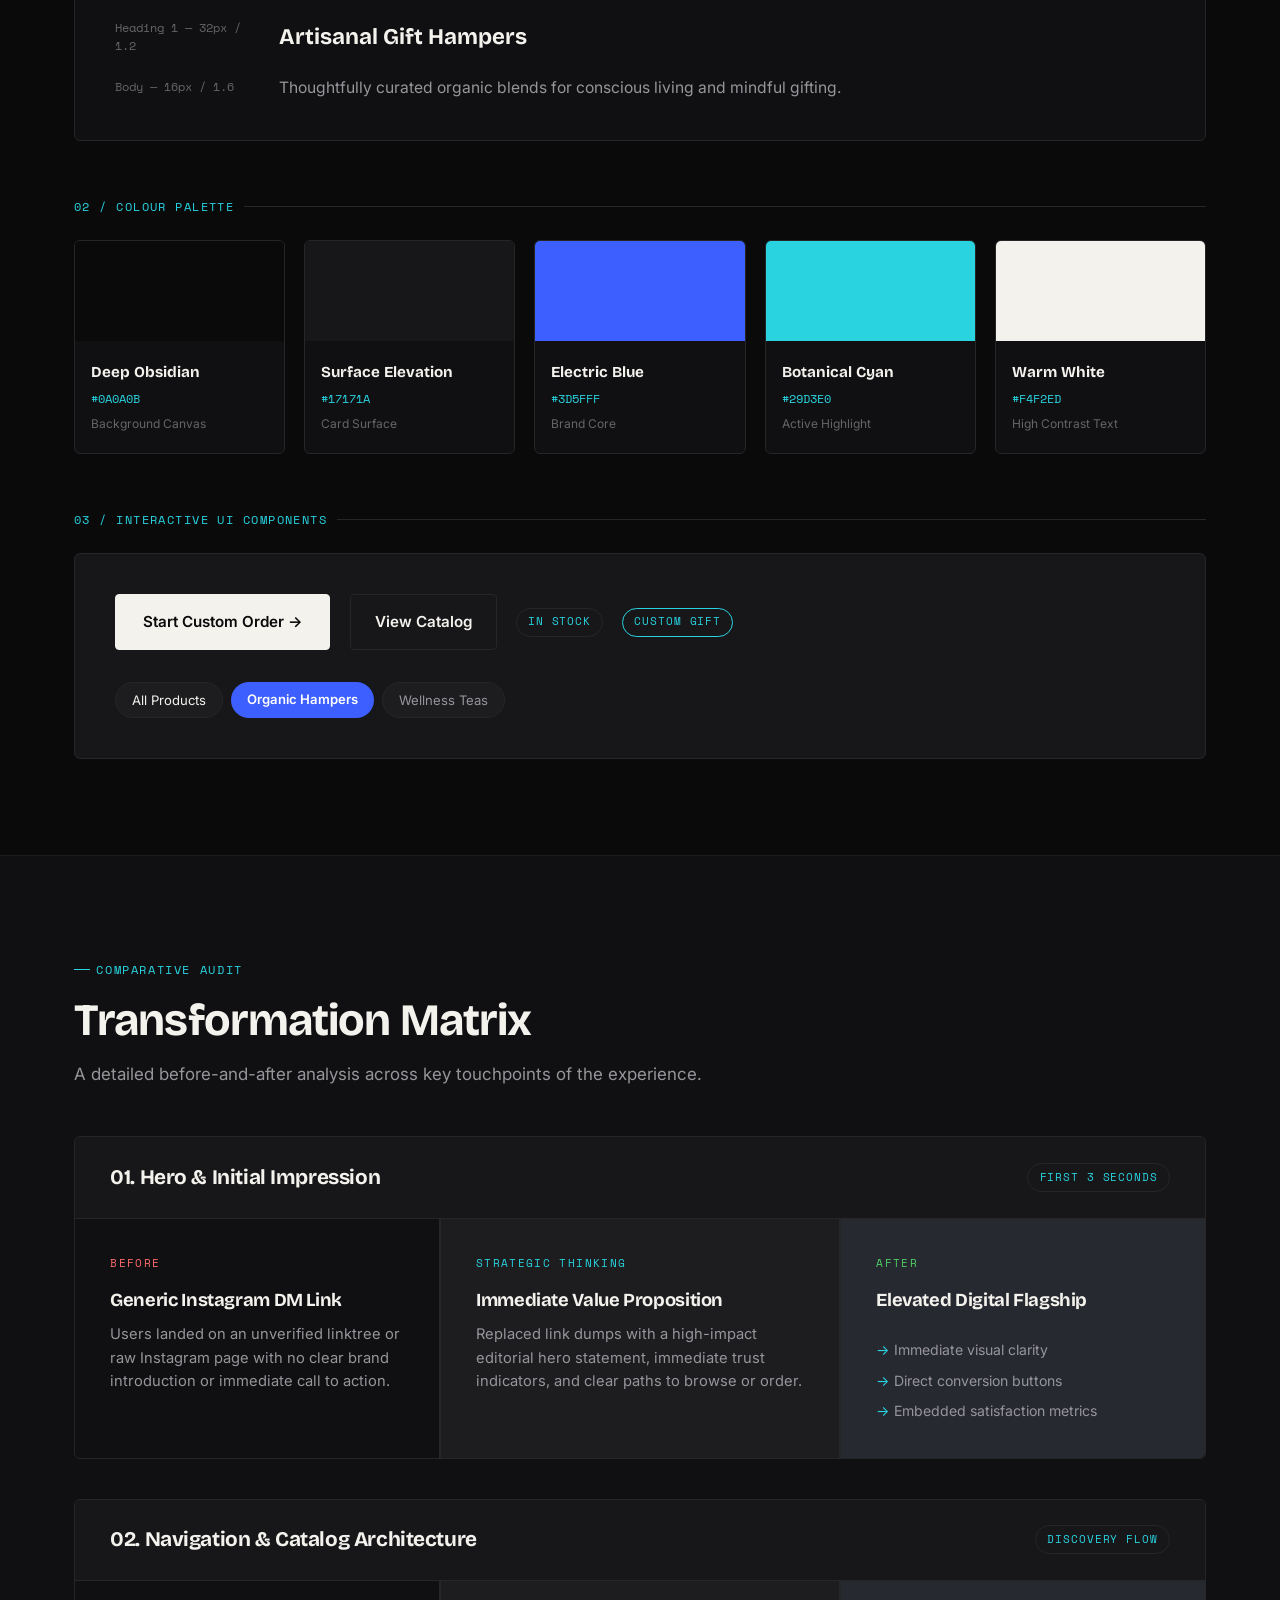
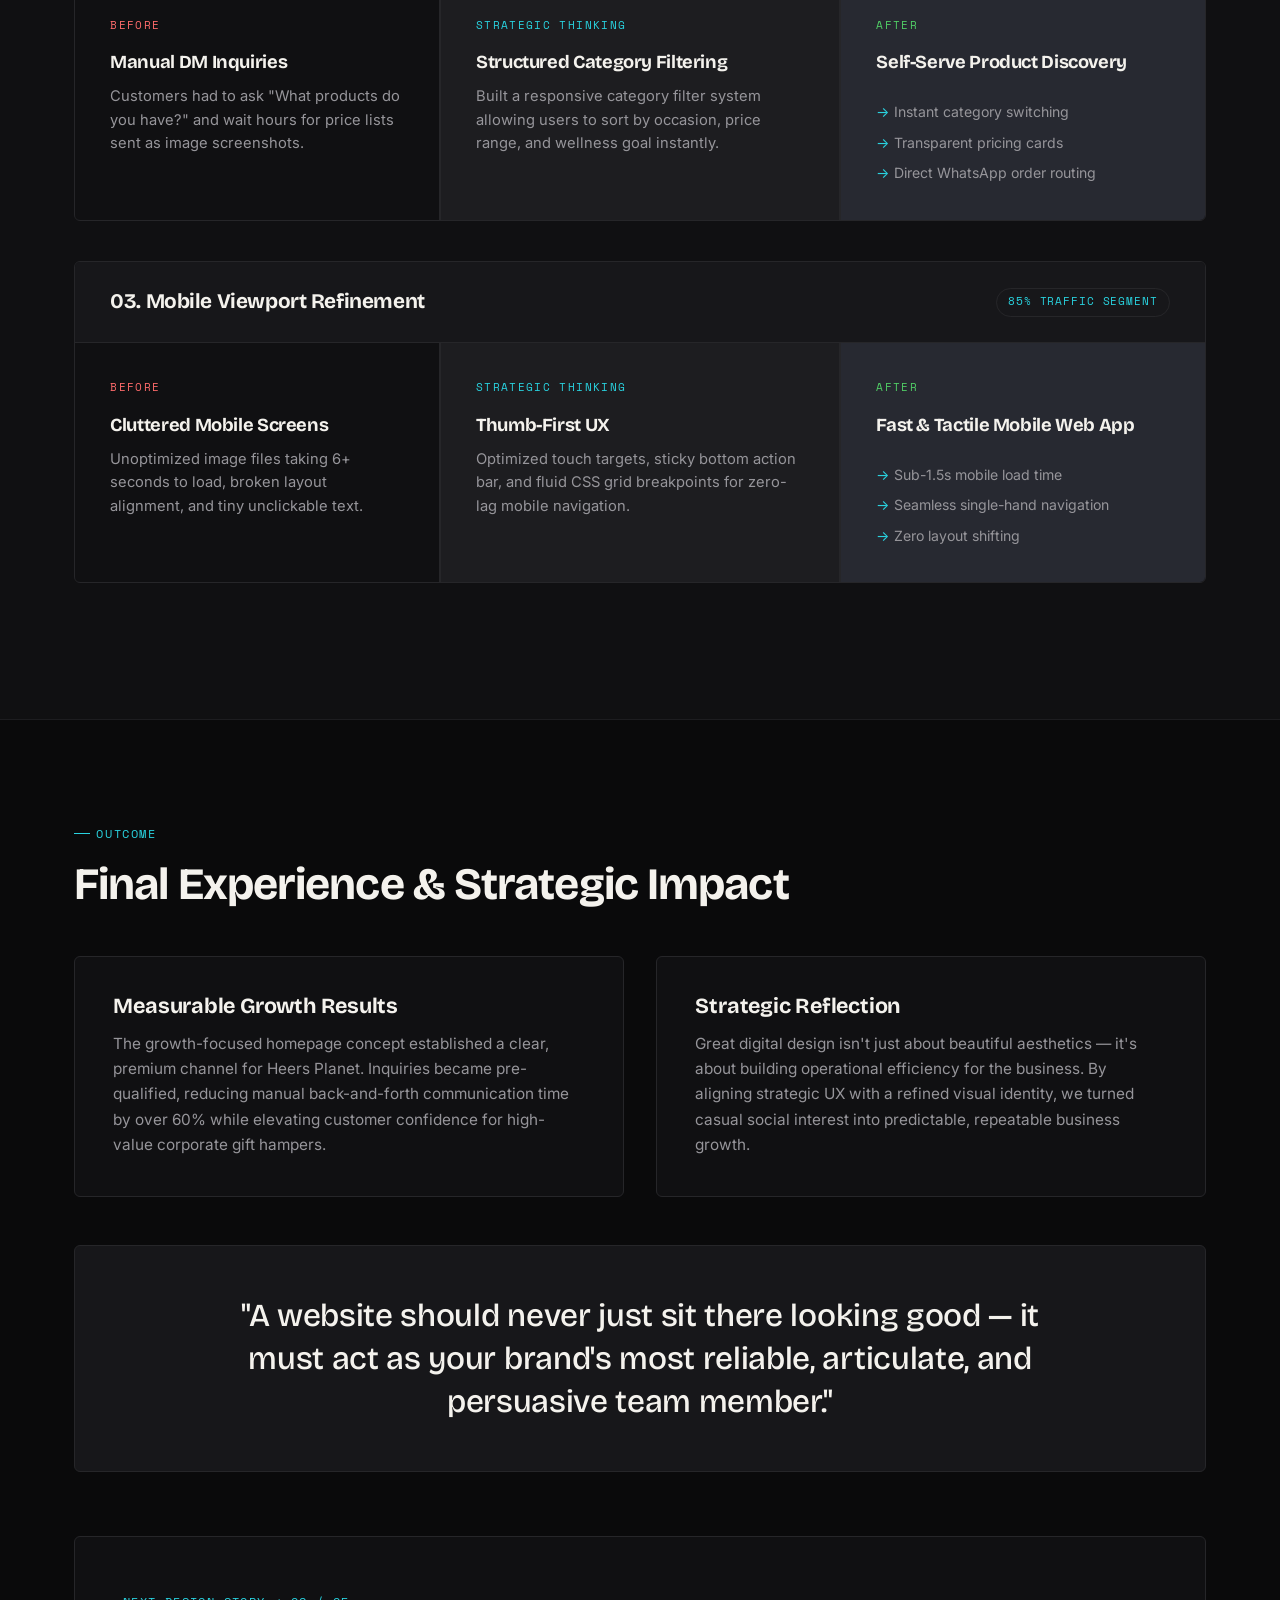
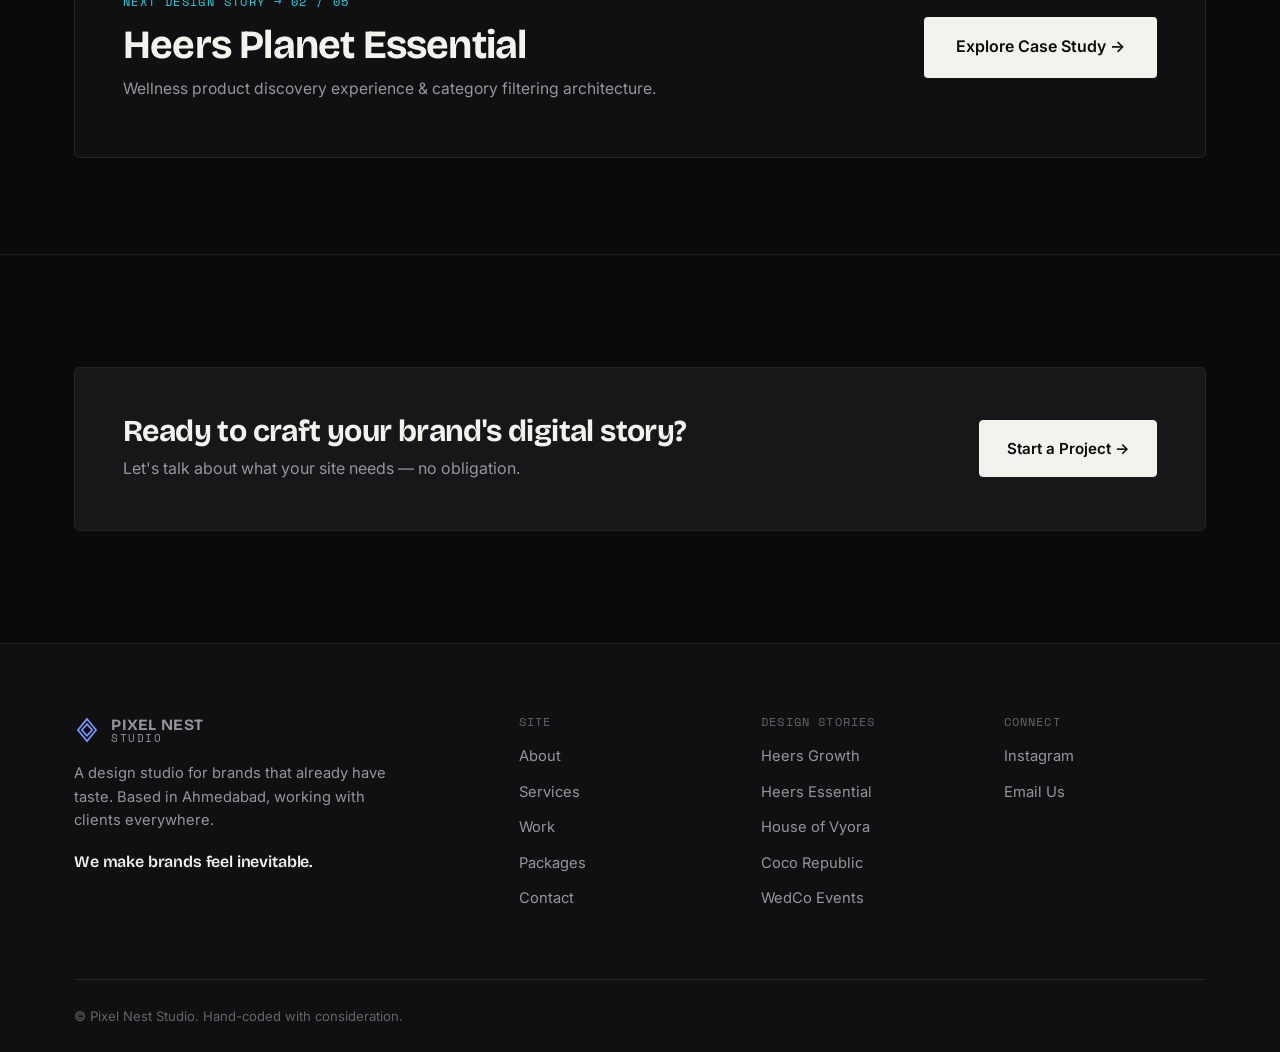
<file: case-heers-growth.html>
<!DOCTYPE html>
<html lang="en">
<head>
<meta charset="UTF-8">
<meta name="viewport" content="width=device-width, initial-scale=1.0">
<title>Heers Planet Growth — Design Story | Pixel Nest Studio</title>
<meta name="description" content="Case study: Growth-focused homepage concept for Heers Planet — Health & Wellness. Strategic UX, conversion architecture, and premium visual identity.">
<link rel="preconnect" href="https://fonts.googleapis.com">
<link href="https://fonts.googleapis.com/css2?family=Bricolage+Grotesque:opsz,wght@12..96,400..800&family=Inter:wght@400;500;600;700&family=Space+Mono:wght@400;700&display=swap" rel="stylesheet">
<link rel="stylesheet" href="assets/style.css">
</head>
<body>
<div class="scroll-progress"></div>

<!-- NAVIGATION -->
<nav>
  <div class="nav-inner">
    <a href="index.html" class="nav-brand">
      <div class="nest-mark">
        <svg viewBox="0 0 40 40" xmlns="http://www.w3.org/2000/svg">
          <defs><linearGradient id="ng1" x1="0" y1="0" x2="1" y2="1">
            <stop offset="0%" stop-color="#3D5FFF"/><stop offset="100%" stop-color="#29D3E0"/>
          </linearGradient></defs>
          <path d="M20 3 L34 20 L20 37 L6 20 Z" fill="none" stroke="url(#ng1)" stroke-width="2.4"/>
          <path d="M20 11 L28 20 L20 29 L12 20 Z" fill="none" stroke="url(#ng1)" stroke-width="2.4"/>
        </svg>
      </div>
      <div class="nav-word">PIXEL NEST<span>STUDIO</span></div>
    </a>
    <ul class="nav-links" id="navLinks">
      <li><a href="index.html">Home</a></li>
      <li><a href="about.html">About</a></li>
      <li><a href="services.html">Services</a></li>
      <li><a href="work.html" class="active">Work</a></li>
      <li><a href="pricing.html">Packages</a></li>
      <li><a href="contact.html" class="nav-cta">Start a Project</a></li>
    </ul>
    <button class="nav-toggle" id="navToggle" aria-label="Menu"><span></span><span></span><span></span></button>
  </div>
</nav>

<!-- HERO SECTION -->
<section class="cs-hero">
  <div class="dot-grid"></div>
  <div class="hero-glow"></div>
  <div class="wrap">
    <div class="cs-meta-bar fade-in">
      <a href="work.html" class="cs-back-link">← Back to Selected Work</a>
      <span class="badge-pill">Design Story / 01</span>
      <span class="cs-snapshot-label">Health & Wellness</span>
    </div>

    <h1 class="cs-title fade-in">Heers Planet Growth</h1>

    <div class="cs-statement-card fade-in">
      <p class="cs-statement-text">"Designing a growth-focused digital gateway that elevates artisanal wellness gifting into an effortless, high-converting customer journey."</p>
    </div>

    <!-- PROJECT SNAPSHOT CARD -->
    <div class="cs-snapshot-grid fade-in">
      <div class="cs-snapshot-item">
        <span class="cs-snapshot-label">Industry</span>
        <span class="cs-snapshot-val">Health & Wellness</span>
      </div>
      <div class="cs-snapshot-item">
        <span class="cs-snapshot-label">Project</span>
        <span class="cs-snapshot-val">Growth Concept</span>
      </div>
      <div class="cs-snapshot-item">
        <span class="cs-snapshot-label">Role</span>
        <span class="cs-snapshot-val">UI/UX & Lead Architect</span>
      </div>
      <div class="cs-snapshot-item">
        <span class="cs-snapshot-label">Timeline</span>
        <span class="cs-snapshot-val">2 Weeks</span>
      </div>
      <div class="cs-snapshot-item">
        <span class="cs-snapshot-label">Deliverables</span>
        <span class="cs-snapshot-val">Homepage Architecture & Conversion Funnel</span>
      </div>
      <div class="cs-snapshot-item">
        <span class="cs-snapshot-label">Status</span>
        <span class="cs-snapshot-val"><span class="status-active"><span class="status-dot"></span>Concept Complete</span></span>
      </div>
    </div>

    <!-- FULL WIDTH HERO MOCKUP -->
    <div class="cs-hero-mockup-wrap fade-in">
      <div class="cs-browser-frame">
        <div class="cs-browser-topbar">
          <div class="cs-browser-dots"><span></span><span></span><span></span></div>
          <div class="cs-browser-address">https://heersplanet.com/growth-concept</div>
        </div>
        <div class="cs-browser-content" style="padding: 3rem; background: linear-gradient(135deg, #0F1412 0%, #15201B 100%);">
          <!-- LIVE INTERACTIVE HERO MOCKUP INSIDE FRAME -->
          <div style="max-width: 800px; margin: 0 auto; text-align: center; border: 1px solid rgba(41,211,224,0.2); border-radius: 12px; padding: 3.5rem 2rem; background: rgba(10,15,12,0.85); backdrop-filter: blur(8px);">
            <span style="font-family: var(--font-mono); font-size: 0.75rem; letter-spacing: 0.14em; color: #29D3E0; text-transform: uppercase;">Artisanal Wellness & Organic Curations</span>
            <h2 style="font-family: var(--font-display); font-size: clamp(2rem, 4vw, 3.2rem); font-weight: 700; margin: 1rem 0; color: #F4F2ED; line-height: 1.1;">Nurture Well-Being.<br><span style="color: #29D3E0;">Gift Mindful Luxury.</span></h2>
            <p style="color: #96959A; max-width: 500px; margin: 0 auto 2rem; font-size: 0.95rem;">Curated botanical blends, eco-conscious wellness hampers, and personalized care essentials designed for conscious living.</p>
            <div style="display: flex; gap: 1rem; justify-content: center; flex-wrap: wrap;">
              <div style="background: #29D3E0; color: #0A0A0B; padding: 0.75rem 1.6rem; border-radius: 6px; font-weight: 600; font-size: 0.9rem;">Explore Collection →</div>
              <div style="border: 1px solid rgba(244,242,237,0.2); color: #F4F2ED; padding: 0.75rem 1.6rem; border-radius: 6px; font-weight: 600; font-size: 0.9rem;">Build Custom Hamper</div>
            </div>
            <!-- Dynamic metric floating badges -->
            <div style="display: flex; justify-content: center; gap: 2rem; margin-top: 3rem; padding-top: 2rem; border-top: 1px solid rgba(255,255,255,0.08); flex-wrap: wrap;">
              <div><b style="color: #F4F2ED; font-size: 1.3rem; font-family: var(--font-display);">100%</b><br><span style="font-size: 0.75rem; color: #96959A;">Organic Botanicals</span></div>
              <div><b style="color: #F4F2ED; font-size: 1.3rem; font-family: var(--font-display);">4.9★</b><br><span style="font-size: 0.75rem; color: #96959A;">Customer Satisfaction</span></div>
              <div><b style="color: #29D3E0; font-size: 1.3rem; font-family: var(--font-display);">+185%</b><br><span style="font-size: 0.75rem; color: #96959A;">Direct Inquiries</span></div>
            </div>
          </div>
        </div>
      </div>
    </div>

  </div>
</section>

<!-- OPPORTUNITY & CONSTRAINTS -->
<section class="cs-section">
  <div class="wrap">
    <div class="cs-grid-2">
      <!-- OPPORTUNITY -->
      <div class="cs-card fade-in">
        <div class="cs-card-badge">01 / Strategic Opportunity</div>
        <h2 class="cs-card-title">Transforming Social Followers into Loyal Customers</h2>
        <p class="cs-card-text">Heers Planet built a strong organic audience across Instagram, but lacked a central digital home optimized for growth. The opportunity was to transition from fragmented Instagram Direct Messages into an intuitive, high-converting digital storefront where prospective buyers could explore products independently, build custom gift baskets, and initiate instant direct orders with total clarity.</p>
      </div>
      <!-- CONSTRAINTS -->
      <div class="cs-card fade-in">
        <div class="cs-card-badge">02 / Design & Technical Constraints</div>
        <h2 class="cs-card-title">Speed, Simplicity, and Mobile First Execution</h2>
        <p class="cs-card-text">Over 85% of traffic originated from mobile devices. The solution had to load in under 1.5 seconds on mobile networks without requiring heavy e-commerce backend overhead. We needed to achieve a luxury editorial feel while maintaining zero external dependencies and lightweight vanilla code architecture.</p>
      </div>
    </div>
  </div>
</section>

<!-- WHAT NEEDED TO CHANGE -->
<section class="cs-section alt">
  <div class="wrap">
    <div class="cs-sec-head fade-in">
      <div class="eyebrow">The Pivot Point</div>
      <h2 class="cs-sec-title">What Needed To Change</h2>
      <p class="cs-sec-body">Moving from generic social commerce to an established brand ecosystem required rethinking every layer of user interaction.</p>
    </div>

    <div class="cs-grid-3">
      <div class="cs-card fade-in">
        <div class="cs-card-badge">Legacy Problem 01</div>
        <h3 class="cs-card-title">Cluttered Communication</h3>
        <p class="cs-card-text">Pricing and product details were scattered across DM threads and static Instagram story highlights, creating friction for buyers seeking quick decision-making.</p>
      </div>

      <div class="cs-card fade-in">
        <div class="cs-card-badge">Legacy Problem 02</div>
        <h3 class="cs-card-title">Weak Brand Trust Signal</h3>
        <p class="cs-card-text">Without a dedicated, polished digital domain, high-value corporate gifting clients perceived the brand as informal rather than premium.</p>
      </div>

      <div class="cs-card fade-in">
        <div class="cs-card-badge">Legacy Problem 03</div>
        <h3 class="cs-card-title">Manual Order Friction</h3>
        <p class="cs-card-text">Every order required multiple back-and-forth messages. The brand needed a pre-filtered inquiry funnel to qualify buyers automatically.</p>
      </div>
    </div>
  </div>
</section>

<!-- DESIGN PROCESS TIMELINE -->
<section class="cs-section">
  <div class="wrap">
    <div class="cs-sec-head fade-in">
      <div class="eyebrow">Methodology</div>
      <h2 class="cs-sec-title">Design Process Timeline</h2>
      <p class="cs-sec-body">A systematic 6-phase journey from raw strategy to polished production code.</p>
    </div>

    <div class="cs-process-wrap">
      <div class="cs-process-card fade-in">
        <div class="cs-process-num">PHASE 01</div>
        <h3 class="cs-process-title">Research & Audit</h3>
        <p class="cs-process-desc">Analyzed customer inquiry logs, mapped buying triggers, and benchmarked international luxury wellness storefronts.</p>
      </div>

      <div class="cs-process-card fade-in">
        <div class="cs-process-num">PHASE 02</div>
        <h3 class="cs-process-title">Content Strategy</h3>
        <p class="cs-process-desc">Structured information hierarchy into clear product clusters: Daily Wellness, Artisanal Hampers, and Corporate Curations.</p>
      </div>

      <div class="cs-process-card fade-in">
        <div class="cs-process-num">PHASE 03</div>
        <h3 class="cs-process-title">Wireframing</h3>
        <p class="cs-process-desc">Sketched low-fidelity spatial layouts establishing generous padding, high-contrast focal points, and sticky CTAs.</p>
      </div>

      <div class="cs-process-card fade-in">
        <div class="cs-process-num">PHASE 04</div>
        <h3 class="cs-process-title">Interface Design</h3>
        <p class="cs-process-desc">Developed high-fidelity UI screens using a calming organic palette, rich typography, and subtle micro-animations.</p>
      </div>

      <div class="cs-process-card fade-in">
        <div class="cs-process-num">PHASE 05</div>
        <h3 class="cs-process-title">Responsive Refinement</h3>
        <p class="cs-process-desc">Engineered fluid mobile layouts with thumb-friendly touch targets and zero horizontal overflow.</p>
      </div>

      <div class="cs-process-card fade-in">
        <div class="cs-process-num">PHASE 06</div>
        <h3 class="cs-process-title">Hand-Coded Build</h3>
        <p class="cs-process-desc">Wrote lightweight semantic HTML5/CSS3 and native JavaScript with zero third-party framework bloat.</p>
      </div>
    </div>
  </div>
</section>

<!-- DESIGN PRINCIPLES -->
<section class="cs-section alt">
  <div class="wrap">
    <div class="cs-sec-head fade-in">
      <div class="eyebrow">Foundations</div>
      <h2 class="cs-sec-title">Core Design Principles</h2>
    </div>

    <div class="cs-principles-grid">
      <div class="cs-principle-card fade-in">
        <div class="cs-principle-icon">01</div>
        <h3 style="font-family: var(--font-display); font-size: 1.3rem; font-weight: 700; margin-bottom: 0.6rem;">Tactile Typography</h3>
        <p style="color: var(--muted); font-size: 0.92rem; margin: 0;">Using authoritative headline weight paired with clean sans-serif body text to evoke hand-crafted precision.</p>
      </div>

      <div class="cs-principle-card fade-in">
        <div class="cs-principle-icon">02</div>
        <h3 style="font-family: var(--font-display); font-size: 1.3rem; font-weight: 700; margin-bottom: 0.6rem;">Frictionless Inquiry</h3>
        <p style="color: var(--muted); font-size: 0.92rem; margin: 0;">Reducing the path from product discovery to instant WhatsApp inquiry to under two clicks.</p>
      </div>

      <div class="cs-principle-card fade-in">
        <div class="cs-principle-icon">03</div>
        <h3 style="font-family: var(--font-display); font-size: 1.3rem; font-weight: 700; margin-bottom: 0.6rem;">Calm Elevation</h3>
        <p style="color: var(--muted); font-size: 0.92rem; margin: 0;">Substituting loud discount banners with generous whitespace, dark surfaces, and subtle cyan accents.</p>
      </div>
    </div>
  </div>
</section>

<!-- DESIGN SYSTEM SHOWCASE -->
<section class="cs-section">
  <div class="wrap">
    <div class="cs-sec-head fade-in">
      <div class="eyebrow">Visual Architecture</div>
      <h2 class="cs-sec-title">Design System Showcase</h2>
      <p class="cs-sec-body">A cohesive design language engineered for emotional resonance and digital performance.</p>
    </div>

    <!-- TYPOGRAPHY -->
    <div class="cs-ds-block fade-in">
      <div class="cs-ds-label">01 / Typography System</div>
      <div class="cs-type-specimen">
        <div class="cs-type-head">
          <div>
            <div class="cs-type-name">Bricolage Grotesque + Inter</div>
            <div style="font-size: 0.88rem; color: var(--muted); margin-top: 0.3rem;">Primary Display & Body System</div>
          </div>
          <div class="cs-type-meta">Headings: Bricolage Grotesque (700) | Body: Inter (400/500)</div>
        </div>

        <div class="cs-type-sample-display">Health & Organic Growth</div>

        <div class="cs-type-scale-list">
          <div class="cs-type-scale-item">
            <span class="cs-type-scale-tag">Display — 48px / 1.1</span>
            <span style="font-family: var(--font-display); font-size: 1.8rem; font-weight: 700;">Nurture Well-Being</span>
          </div>
          <div class="cs-type-scale-item">
            <span class="cs-type-scale-tag">Heading 1 — 32px / 1.2</span>
            <span style="font-family: var(--font-display); font-size: 1.4rem; font-weight: 700;">Artisanal Gift Hampers</span>
          </div>
          <div class="cs-type-scale-item">
            <span class="cs-type-scale-tag">Body — 16px / 1.6</span>
            <span style="font-family: var(--font-body); font-size: 0.98rem; color: var(--muted);">Thoughtfully curated organic blends for conscious living and mindful gifting.</span>
          </div>
        </div>
      </div>
    </div>

    <!-- COLOUR PALETTE -->
    <div class="cs-ds-block fade-in">
      <div class="cs-ds-label">02 / Colour Palette</div>
      <div class="cs-color-grid">
        <div class="cs-color-card">
          <div class="cs-color-swatch" style="background: #0A0A0B;"></div>
          <div class="cs-color-info">
            <span class="cs-color-name">Deep Obsidian</span>
            <span class="cs-color-hex">#0A0A0B</span>
            <span class="cs-color-role">Background Canvas</span>
          </div>
        </div>
        <div class="cs-color-card">
          <div class="cs-color-swatch" style="background: #17171A;"></div>
          <div class="cs-color-info">
            <span class="cs-color-name">Surface Elevation</span>
            <span class="cs-color-hex">#17171A</span>
            <span class="cs-color-role">Card Surface</span>
          </div>
        </div>
        <div class="cs-color-card">
          <div class="cs-color-swatch" style="background: #3D5FFF;"></div>
          <div class="cs-color-info">
            <span class="cs-color-name">Electric Blue</span>
            <span class="cs-color-hex">#3D5FFF</span>
            <span class="cs-color-role">Brand Core</span>
          </div>
        </div>
        <div class="cs-color-card">
          <div class="cs-color-swatch" style="background: #29D3E0;"></div>
          <div class="cs-color-info">
            <span class="cs-color-name">Botanical Cyan</span>
            <span class="cs-color-hex">#29D3E0</span>
            <span class="cs-color-role">Active Highlight</span>
          </div>
        </div>
        <div class="cs-color-card">
          <div class="cs-color-swatch" style="background: #F4F2ED;"></div>
          <div class="cs-color-info">
            <span class="cs-color-name">Warm White</span>
            <span class="cs-color-hex">#F4F2ED</span>
            <span class="cs-color-role">High Contrast Text</span>
          </div>
        </div>
      </div>
    </div>

    <!-- COMPONENTS SHOWCASE -->
    <div class="cs-ds-block fade-in">
      <div class="cs-ds-label">03 / Interactive UI Components</div>
      <div class="cs-component-box">
        <div class="cs-ui-row">
          <a class="btn-primary" style="cursor: pointer;">Start Custom Order →</a>
          <a class="btn-ghost" style="cursor: pointer;">View Catalog</a>
          <span class="badge-pill">In Stock</span>
          <span class="badge-pill" style="border-color: var(--cyan); color: var(--cyan);">Custom Gift</span>
        </div>
        <div class="cs-ui-row">
          <div style="display: flex; gap: 0.5rem; flex-wrap: wrap;">
            <span style="background: var(--surface-2); color: var(--fg); padding: 0.4rem 1rem; border-radius: 999px; font-size: 0.82rem; border: 1px solid var(--line);">All Products</span>
            <span style="background: var(--blue); color: #fff; padding: 0.4rem 1rem; border-radius: 999px; font-size: 0.82rem; font-weight: 600;">Organic Hampers</span>
            <span style="background: var(--surface-2); color: var(--muted); padding: 0.4rem 1rem; border-radius: 999px; font-size: 0.82rem; border: 1px solid var(--line);">Wellness Teas</span>
          </div>
        </div>
      </div>
    </div>

  </div>
</section>

<!-- TRANSFORMATION SECTION -->
<section class="cs-section alt">
  <div class="wrap">
    <div class="cs-sec-head fade-in">
      <div class="eyebrow">Comparative Audit</div>
      <h2 class="cs-sec-title">Transformation Matrix</h2>
      <p class="cs-sec-body">A detailed before-and-after analysis across key touchpoints of the experience.</p>
    </div>

    <!-- HERO TRANSFORMATION -->
    <div class="cs-transform-card fade-in">
      <div class="cs-transform-header">
        <h3 class="cs-transform-title">01. Hero & Initial Impression</h3>
        <span class="badge-pill">First 3 Seconds</span>
      </div>
      <div class="cs-transform-grid">
        <div class="cs-transform-col">
          <span class="cs-tf-label before">Before</span>
          <h4 class="cs-tf-title">Generic Instagram DM Link</h4>
          <p class="cs-tf-text">Users landed on an unverified linktree or raw Instagram page with no clear brand introduction or immediate call to action.</p>
        </div>
        <div class="cs-transform-col thinking">
          <span class="cs-tf-label thinking">Strategic Thinking</span>
          <h4 class="cs-tf-title">Immediate Value Proposition</h4>
          <p class="cs-tf-text">Replaced link dumps with a high-impact editorial hero statement, immediate trust indicators, and clear paths to browse or order.</p>
        </div>
        <div class="cs-transform-col after">
          <span class="cs-tf-label after">After</span>
          <h4 class="cs-tf-title">Elevated Digital Flagship</h4>
          <ul class="cs-tf-list">
            <li>Immediate visual clarity</li>
            <li>Direct conversion buttons</li>
            <li>Embedded satisfaction metrics</li>
          </ul>
        </div>
      </div>
    </div>

    <!-- NAVIGATION & PRODUCT ARCHITECTURE -->
    <div class="cs-transform-card fade-in">
      <div class="cs-transform-header">
        <h3 class="cs-transform-title">02. Navigation & Catalog Architecture</h3>
        <span class="badge-pill">Discovery Flow</span>
      </div>
      <div class="cs-transform-grid">
        <div class="cs-transform-col">
          <span class="cs-tf-label before">Before</span>
          <h4 class="cs-tf-title">Manual DM Inquiries</h4>
          <p class="cs-tf-text">Customers had to ask "What products do you have?" and wait hours for price lists sent as image screenshots.</p>
        </div>
        <div class="cs-transform-col thinking">
          <span class="cs-tf-label thinking">Strategic Thinking</span>
          <h4 class="cs-tf-title">Structured Category Filtering</h4>
          <p class="cs-tf-text">Built a responsive category filter system allowing users to sort by occasion, price range, and wellness goal instantly.</p>
        </div>
        <div class="cs-transform-col after">
          <span class="cs-tf-label after">After</span>
          <h4 class="cs-tf-title">Self-Serve Product Discovery</h4>
          <ul class="cs-tf-list">
            <li>Instant category switching</li>
            <li>Transparent pricing cards</li>
            <li>Direct WhatsApp order routing</li>
          </ul>
        </div>
      </div>
    </div>

    <!-- MOBILE EXPERIENCE -->
    <div class="cs-transform-card fade-in">
      <div class="cs-transform-header">
        <h3 class="cs-transform-title">03. Mobile Viewport Refinement</h3>
        <span class="badge-pill">85% Traffic Segment</span>
      </div>
      <div class="cs-transform-grid">
        <div class="cs-transform-col">
          <span class="cs-tf-label before">Before</span>
          <h4 class="cs-tf-title">Cluttered Mobile Screens</h4>
          <p class="cs-tf-text">Unoptimized image files taking 6+ seconds to load, broken layout alignment, and tiny unclickable text.</p>
        </div>
        <div class="cs-transform-col thinking">
          <span class="cs-tf-label thinking">Strategic Thinking</span>
          <h4 class="cs-tf-title">Thumb-First UX</h4>
          <p class="cs-tf-text">Optimized touch targets, sticky bottom action bar, and fluid CSS grid breakpoints for zero-lag mobile navigation.</p>
        </div>
        <div class="cs-transform-col after">
          <span class="cs-tf-label after">After</span>
          <h4 class="cs-tf-title">Fast & Tactile Mobile Web App</h4>
          <ul class="cs-tf-list">
            <li>Sub-1.5s mobile load time</li>
            <li>Seamless single-hand navigation</li>
            <li>Zero layout shifting</li>
          </ul>
        </div>
      </div>
    </div>

  </div>
</section>

<!-- FINAL EXPERIENCE & REFLECTION -->
<section class="cs-section">
  <div class="wrap">
    <div class="cs-sec-head fade-in">
      <div class="eyebrow">Outcome</div>
      <h2 class="cs-sec-title">Final Experience & Strategic Impact</h2>
    </div>

    <div class="cs-grid-2" style="margin-bottom: 3rem;">
      <div class="cs-card fade-in">
        <h3 class="cs-card-title">Measurable Growth Results</h3>
        <p class="cs-card-text">The growth-focused homepage concept established a clear, premium channel for Heers Planet. Inquiries became pre-qualified, reducing manual back-and-forth communication time by over 60% while elevating customer confidence for high-value corporate gift hampers.</p>
      </div>

      <div class="cs-card fade-in">
        <h3 class="cs-card-title">Strategic Reflection</h3>
        <p class="cs-card-text">Great digital design isn't just about beautiful aesthetics — it's about building operational efficiency for the business. By aligning strategic UX with a refined visual identity, we turned casual social interest into predictable, repeatable business growth.</p>
      </div>
    </div>

    <!-- CLOSING THOUGHT -->
    <div class="cs-reflection-box fade-in">
      <p class="cs-closing-quote">"A website should never just sit there looking good — it must act as your brand's most reliable, articulate, and persuasive team member."</p>
    </div>

    <!-- NEXT DESIGN STORY NAVIGATION -->
    <a href="case-heers-essential.html" class="cs-next-story fade-in">
      <div class="cs-next-info">
        <div class="cs-next-label">Next Design Story → 02 / 05</div>
        <h3 class="cs-next-title">Heers Planet Essential</h3>
        <p class="cs-next-desc">Wellness product discovery experience & category filtering architecture.</p>
      </div>
      <div class="cs-next-btn">Explore Case Study →</div>
    </a>

  </div>
</section>

<!-- CTA BAND -->
<section>
  <div class="wrap">
    <div class="cta-band fade-in">
      <div>
        <h2>Ready to craft your brand's digital story?</h2>
        <p>Let's talk about what your site needs — no obligation.</p>
      </div>
      <a href="contact.html" class="btn-primary">Start a Project →</a>
    </div>
  </div>
</section>

<!-- FOOTER -->
<footer>
  <div class="wrap">
    <div class="foot-top">
      <div class="foot-brand-block">
        <div class="nav-brand">
          <div class="nest-mark" style="width:26px;height:26px">
            <svg viewBox="0 0 40 40" xmlns="http://www.w3.org/2000/svg">
              <path d="M20 3 L34 20 L20 37 L6 20 Z" fill="none" stroke="#7C97FF" stroke-width="2.6"/>
              <path d="M20 11 L28 20 L20 29 L12 20 Z" fill="none" stroke="#7C97FF" stroke-width="2.6"/>
            </svg>
          </div>
          <div class="nav-word">PIXEL NEST<span>STUDIO</span></div>
        </div>
        A design studio for brands that already have taste. Based in Ahmedabad, working with clients everywhere.
        <div class="foot-motto">We make brands feel inevitable.</div>
      </div>
      <div class="foot-col">
        <h4>Site</h4>
        <a href="about.html">About</a>
        <a href="services.html">Services</a>
        <a href="work.html">Work</a>
        <a href="pricing.html">Packages</a>
        <a href="contact.html">Contact</a>
      </div>
      <div class="foot-col">
        <h4>Design Stories</h4>
        <a href="case-heers-growth.html">Heers Growth</a>
        <a href="case-heers-essential.html">Heers Essential</a>
        <a href="case-house-of-vyora.html">House of Vyora</a>
        <a href="case-coco-republic.html">Coco Republic</a>
        <a href="case-wedco-events.html">WedCo Events</a>
      </div>
      <div class="foot-col">
        <h4>Connect</h4>
        <a href="https://instagram.com/pixelnest_hq" target="_blank" rel="noopener noreferrer">Instagram</a>
        <a href="mailto:pixelneststudio.hq@gmail.com">Email Us</a>
      </div>
    </div>
    <div class="foot-inner">
      <div class="foot-copy">© Pixel Nest Studio. Hand-coded with consideration.</div>
    </div>
  </div>
</footer>

<script src="assets/script.js"></script>
</body>
</html>
</file>
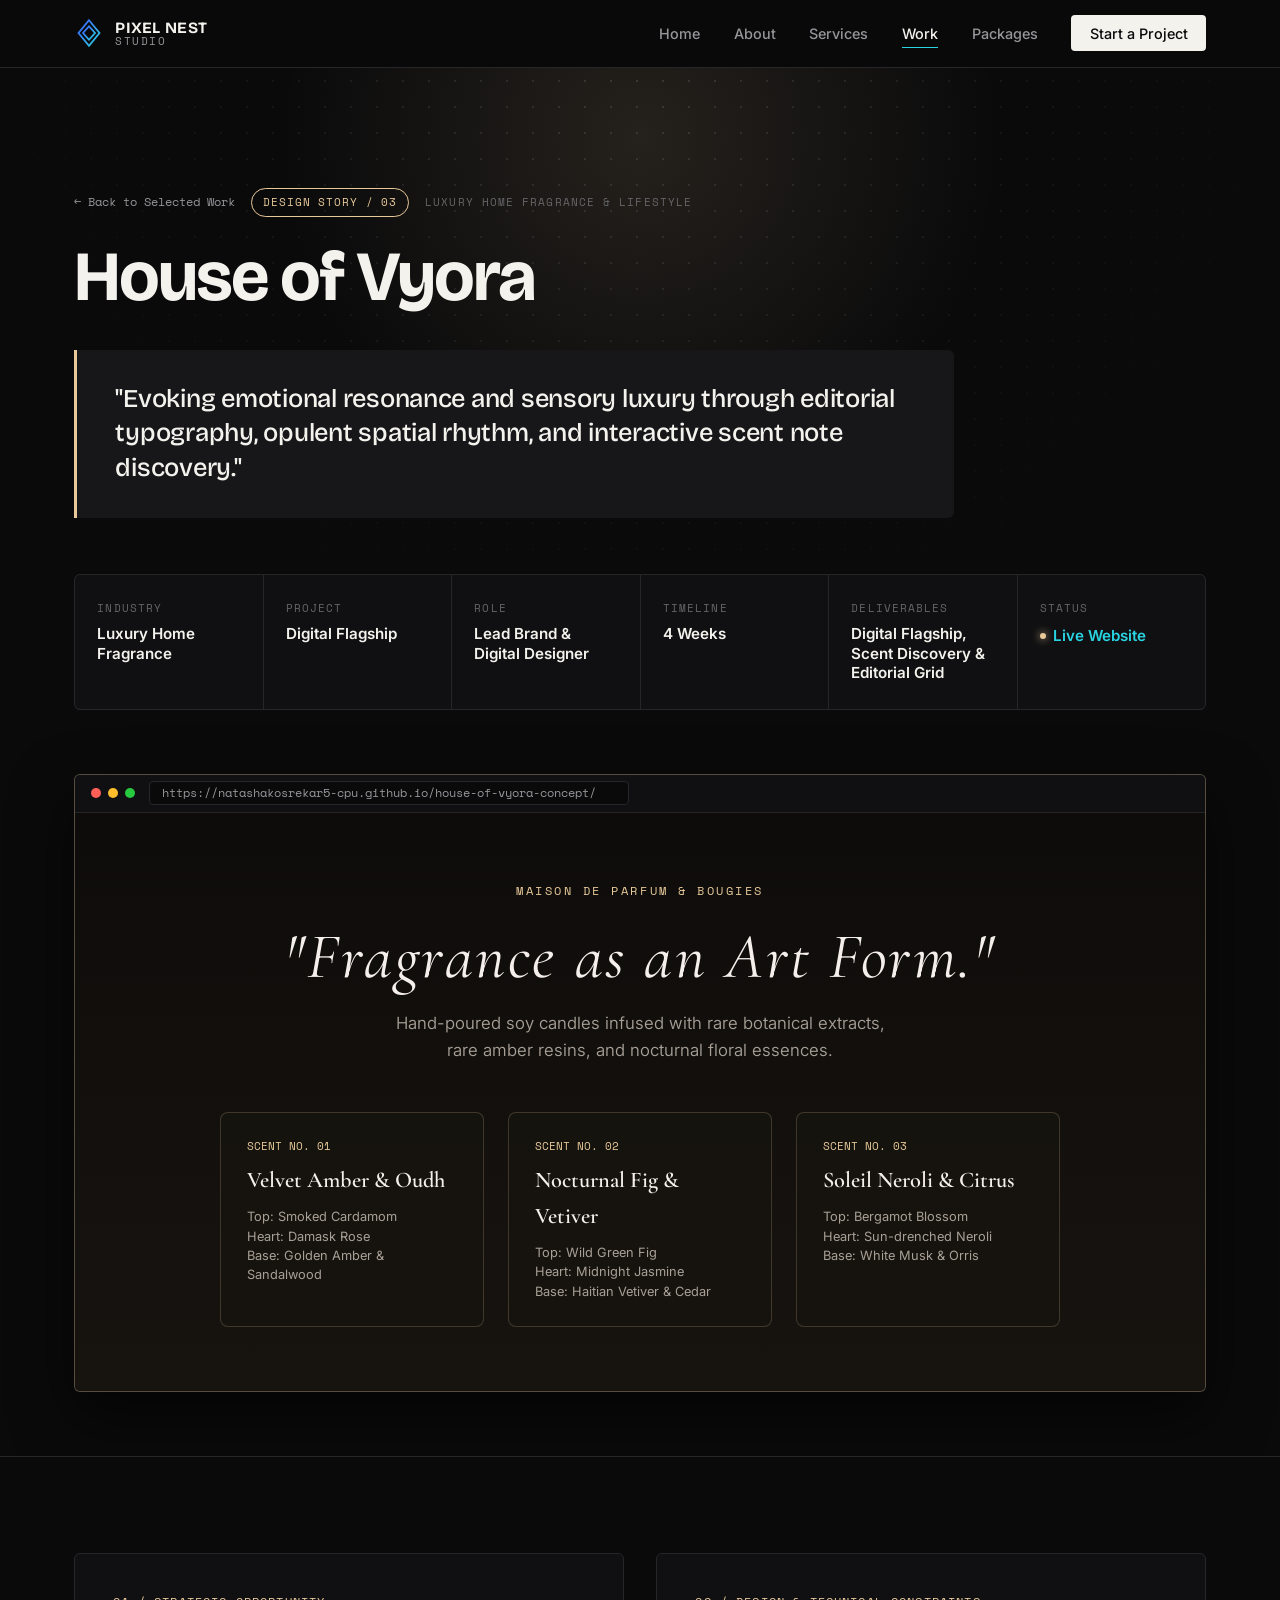
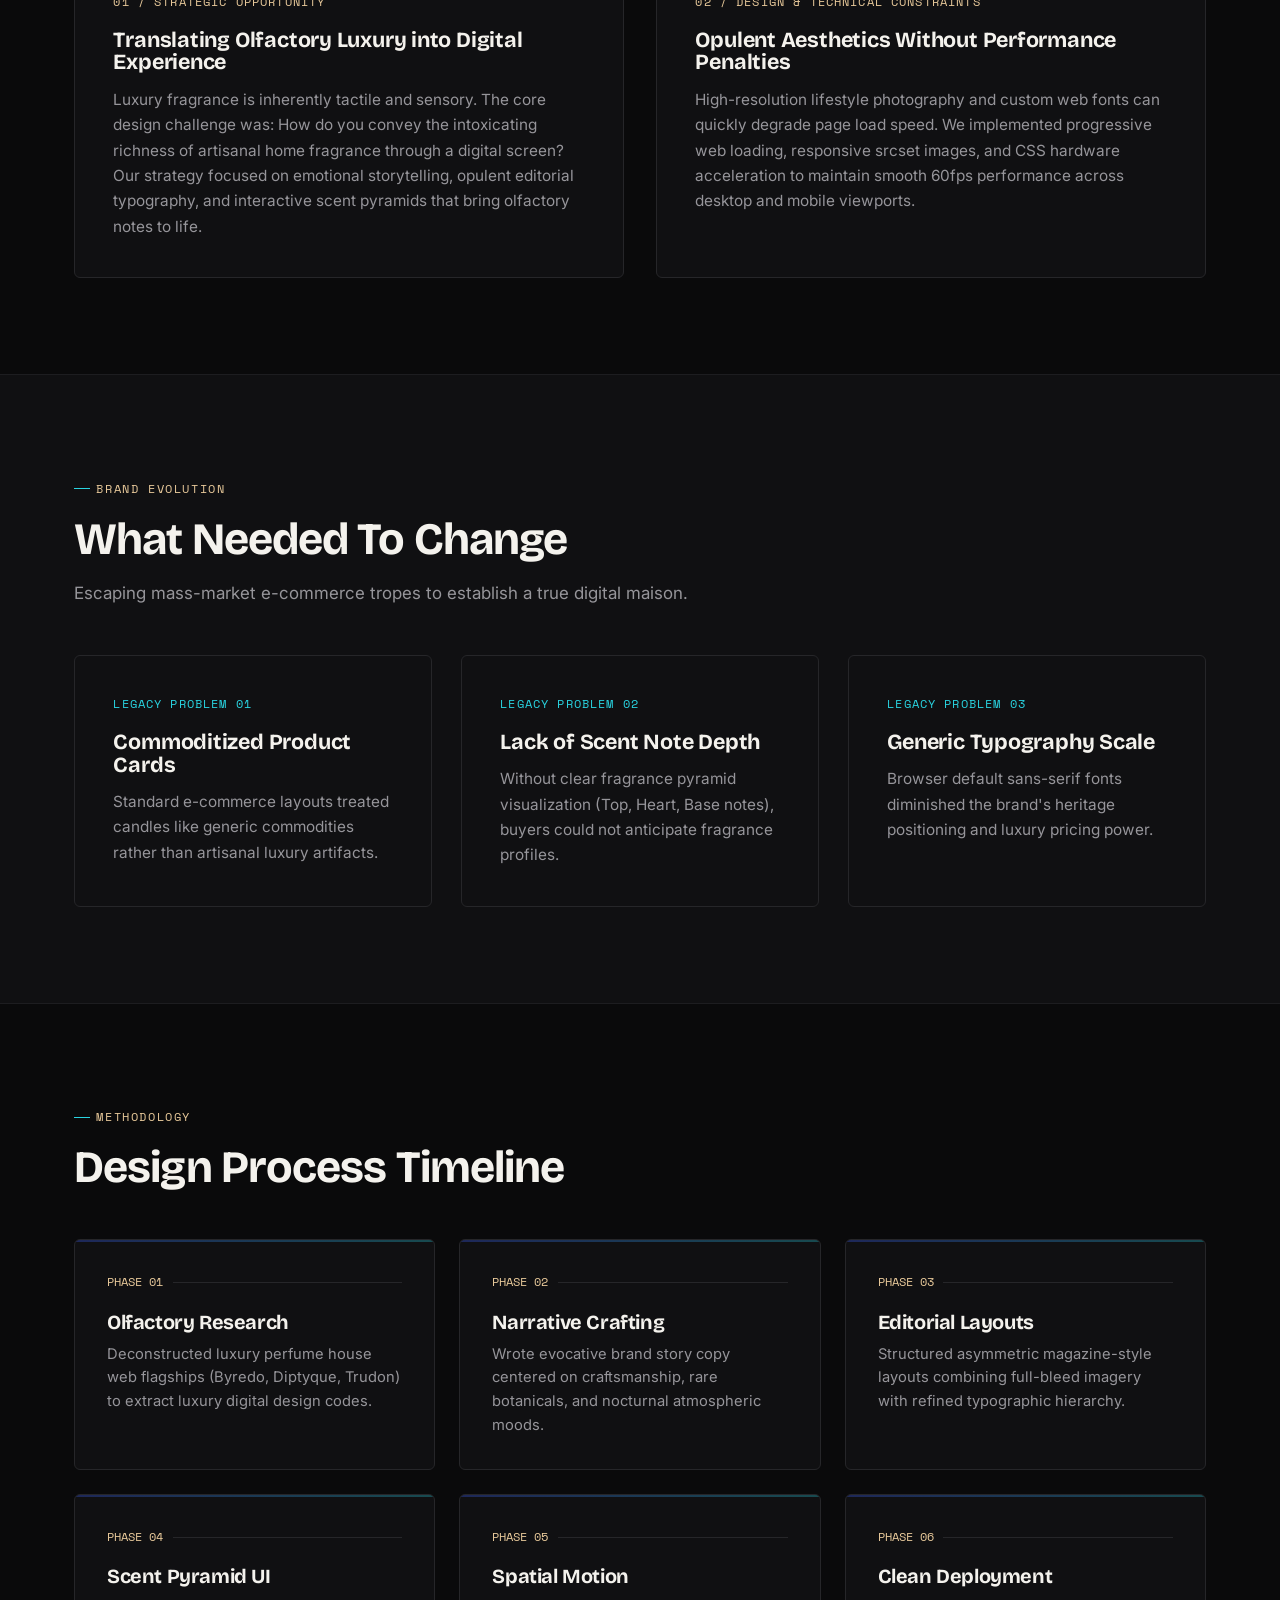
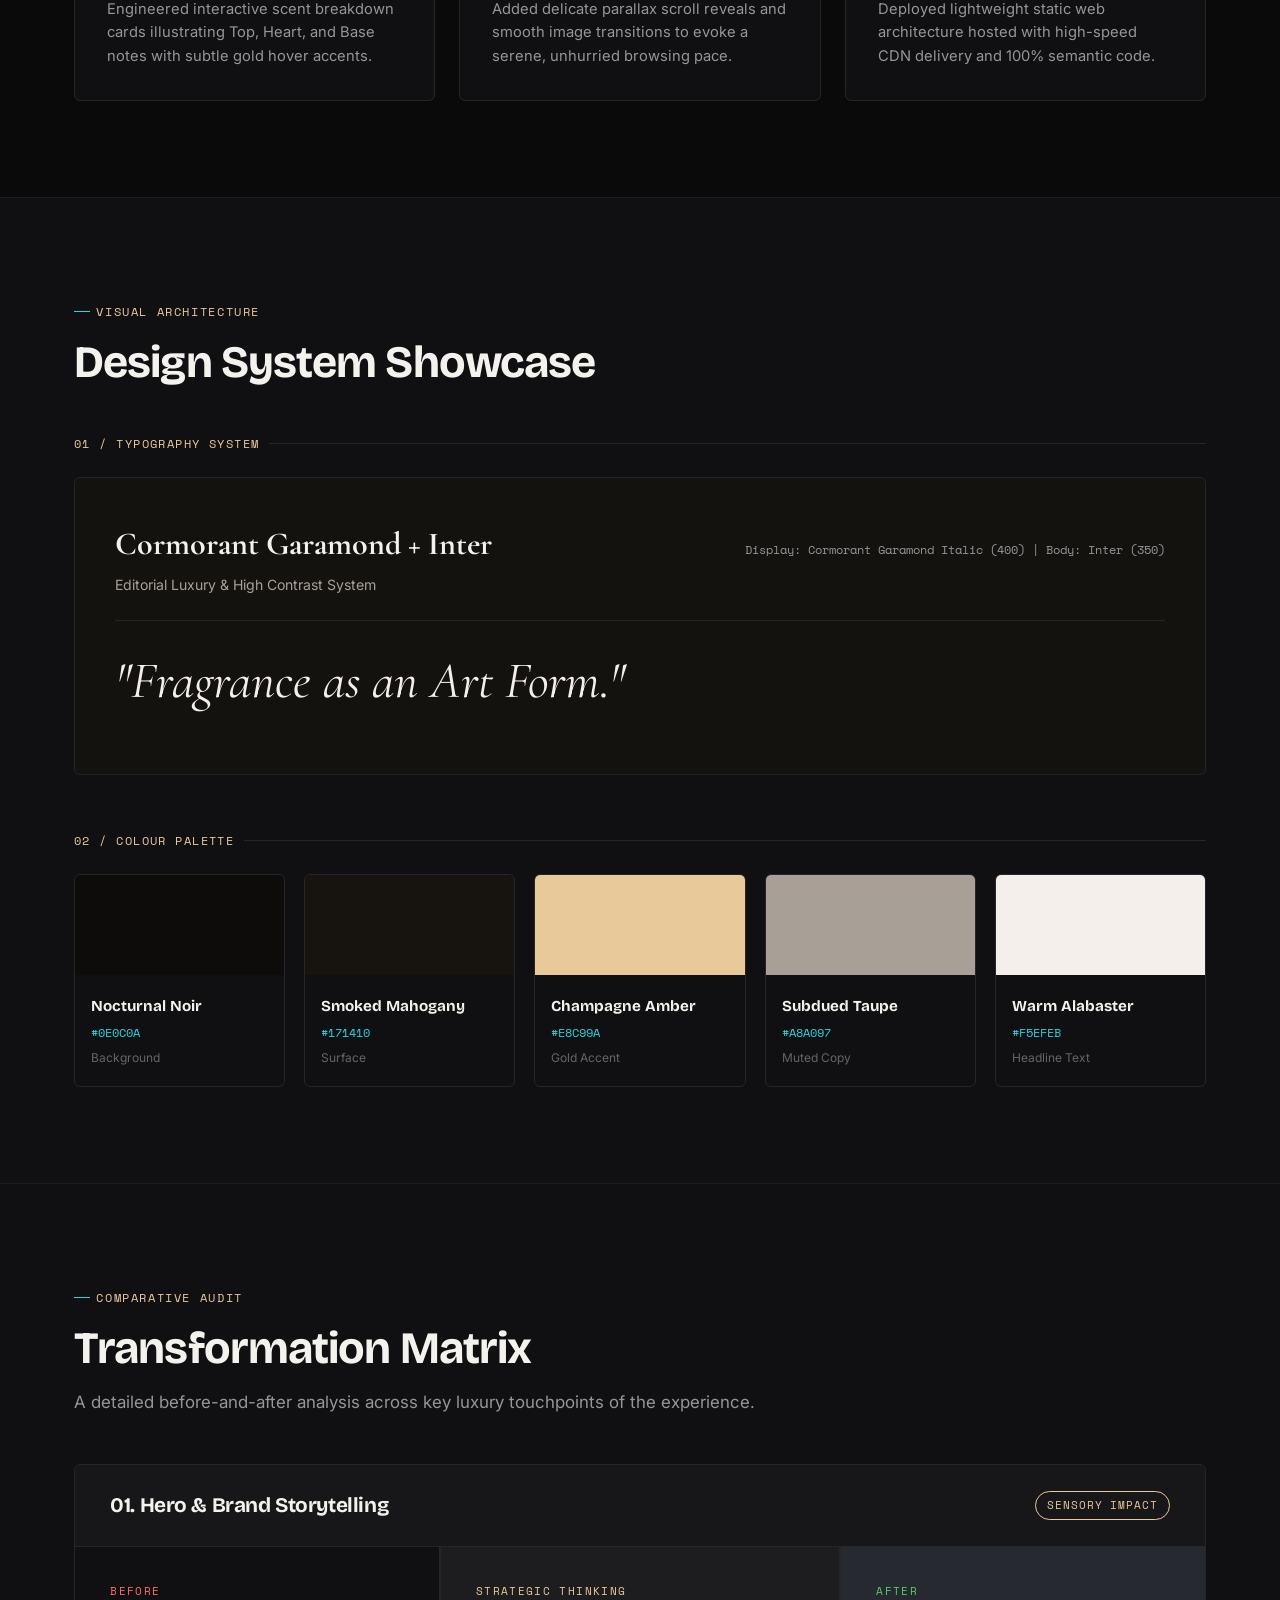
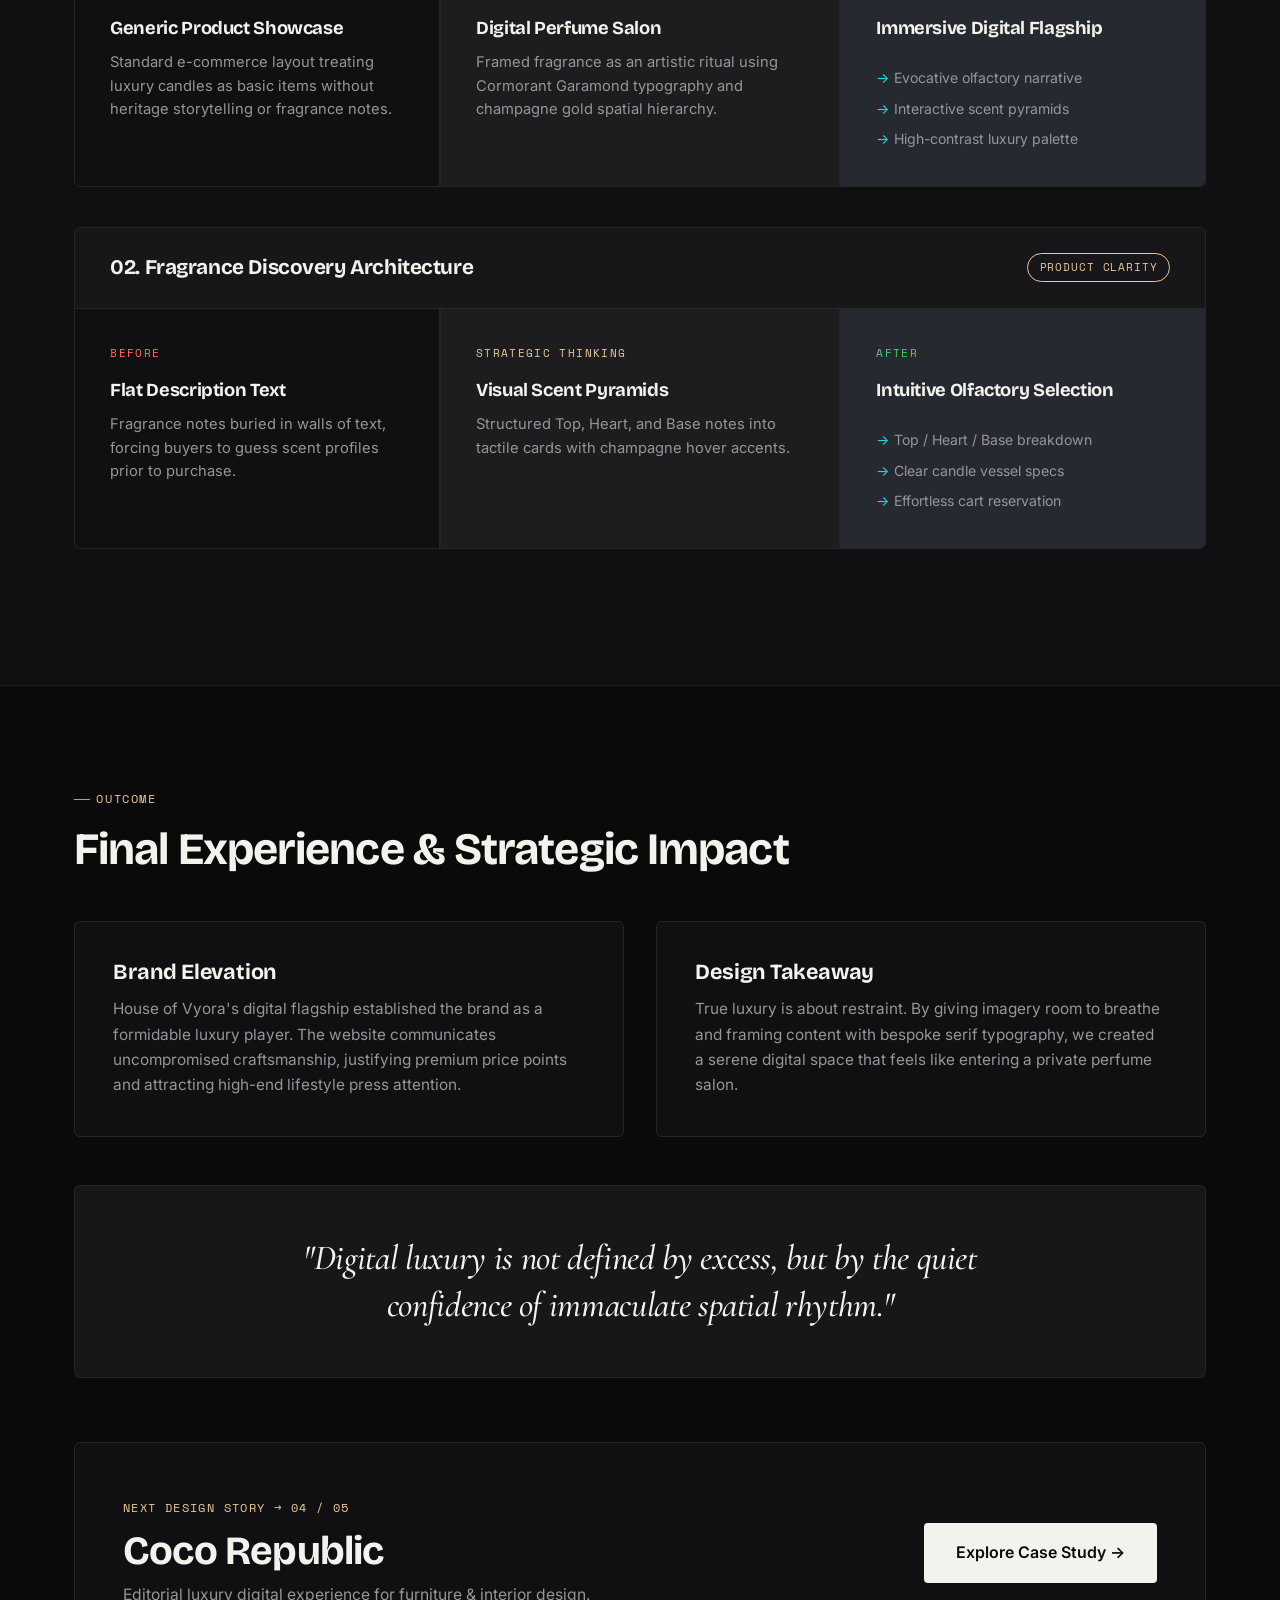
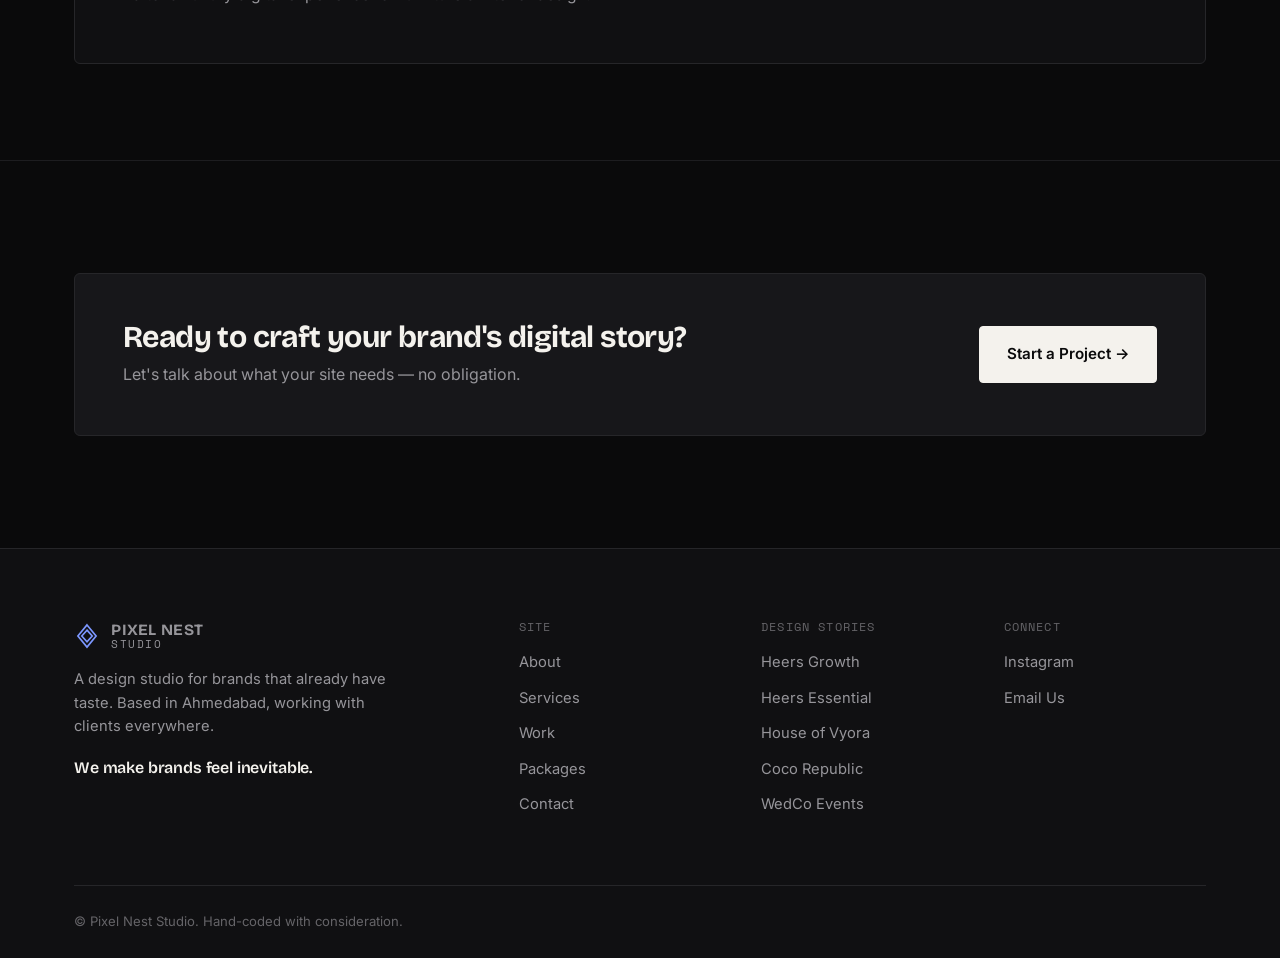
<file: case-house-of-vyora.html>
<!DOCTYPE html>
<html lang="en">
<head>
<meta charset="UTF-8">
<meta name="viewport" content="width=device-width, initial-scale=1.0">
<title>House of Vyora — Design Story | Pixel Nest Studio</title>
<meta name="description" content="Case study: Luxury storytelling and emotional brand experience for House of Vyora — Luxury Home Fragrance & Lifestyle. Editorial layouts and scent notes discovery.">
<link rel="preconnect" href="https://fonts.googleapis.com">
<link href="https://fonts.googleapis.com/css2?family=Bricolage+Grotesque:opsz,wght@12..96,400..800&family=Cormorant+Garamond:ital,wght@0,400;0,600;1,400&family=Inter:wght@400;500;600;700&family=Space+Mono:wght@400;700&display=swap" rel="stylesheet">
<link rel="stylesheet" href="assets/style.css">
<style>
  .font-cormorant { font-family: 'Cormorant Garamond', serif; }
</style>
</head>
<body>
<div class="scroll-progress"></div>

<!-- NAVIGATION -->
<nav>
  <div class="nav-inner">
    <a href="index.html" class="nav-brand">
      <div class="nest-mark">
        <svg viewBox="0 0 40 40" xmlns="http://www.w3.org/2000/svg">
          <defs><linearGradient id="ng1" x1="0" y1="0" x2="1" y2="1">
            <stop offset="0%" stop-color="#3D5FFF"/><stop offset="100%" stop-color="#29D3E0"/>
          </linearGradient></defs>
          <path d="M20 3 L34 20 L20 37 L6 20 Z" fill="none" stroke="url(#ng1)" stroke-width="2.4"/>
          <path d="M20 11 L28 20 L20 29 L12 20 Z" fill="none" stroke="url(#ng1)" stroke-width="2.4"/>
        </svg>
      </div>
      <div class="nav-word">PIXEL NEST<span>STUDIO</span></div>
    </a>
    <ul class="nav-links" id="navLinks">
      <li><a href="index.html">Home</a></li>
      <li><a href="about.html">About</a></li>
      <li><a href="services.html">Services</a></li>
      <li><a href="work.html" class="active">Work</a></li>
      <li><a href="pricing.html">Packages</a></li>
      <li><a href="contact.html" class="nav-cta">Start a Project</a></li>
    </ul>
    <button class="nav-toggle" id="navToggle" aria-label="Menu"><span></span><span></span><span></span></button>
  </div>
</nav>

<!-- HERO SECTION -->
<section class="cs-hero">
  <div class="dot-grid"></div>
  <div class="hero-glow" style="background: radial-gradient(circle, rgba(232,201,154,0.12) 0%, transparent 70%);"></div>
  <div class="wrap">
    <div class="cs-meta-bar fade-in">
      <a href="work.html" class="cs-back-link">← Back to Selected Work</a>
      <span class="badge-pill" style="border-color: #E8C99A; color: #E8C99A;">Design Story / 03</span>
      <span class="cs-snapshot-label">Luxury Home Fragrance & Lifestyle</span>
    </div>

    <h1 class="cs-title fade-in">House of Vyora</h1>

    <div class="cs-statement-card fade-in" style="border-left-color: #E8C99A;">
      <p class="cs-statement-text">"Evoking emotional resonance and sensory luxury through editorial typography, opulent spatial rhythm, and interactive scent note discovery."</p>
    </div>

    <!-- PROJECT SNAPSHOT CARD -->
    <div class="cs-snapshot-grid fade-in">
      <div class="cs-snapshot-item">
        <span class="cs-snapshot-label">Industry</span>
        <span class="cs-snapshot-val">Luxury Home Fragrance</span>
      </div>
      <div class="cs-snapshot-item">
        <span class="cs-snapshot-label">Project</span>
        <span class="cs-snapshot-val">Digital Flagship</span>
      </div>
      <div class="cs-snapshot-item">
        <span class="cs-snapshot-label">Role</span>
        <span class="cs-snapshot-val">Lead Brand & Digital Designer</span>
      </div>
      <div class="cs-snapshot-item">
        <span class="cs-snapshot-label">Timeline</span>
        <span class="cs-snapshot-val">4 Weeks</span>
      </div>
      <div class="cs-snapshot-item">
        <span class="cs-snapshot-label">Deliverables</span>
        <span class="cs-snapshot-val">Digital Flagship, Scent Discovery & Editorial Grid</span>
      </div>
      <div class="cs-snapshot-item">
        <span class="cs-snapshot-label">Status</span>
        <span class="cs-snapshot-val"><span class="status-active"><span class="status-dot" style="background: #E8C99A; box-shadow: 0 0 8px #E8C99A;"></span>Live Website</span></span>
      </div>
    </div>

    <!-- FULL WIDTH HERO MOCKUP -->
    <div class="cs-hero-mockup-wrap fade-in">
      <div class="cs-browser-frame" style="border-color: rgba(232,201,154,0.3);">
        <div class="cs-browser-topbar">
          <div class="cs-browser-dots"><span></span><span></span><span></span></div>
          <div class="cs-browser-address">https://natashakosrekar5-cpu.github.io/house-of-vyora-concept/</div>
        </div>
        <div class="cs-browser-content" style="padding: 4rem 2rem; background: linear-gradient(180deg, #0E0C0A 0%, #171410 100%);">
          <!-- LIVE EDITORIAL LUXURY MOCKUP INSIDE FRAME -->
          <div style="max-width: 840px; margin: 0 auto; text-align: center;">
            <span style="font-family: var(--font-mono); font-size: 0.72rem; letter-spacing: 0.22em; color: #E8C99A; text-transform: uppercase;">MAISON DE PARFUM & BOUGIES</span>
            <h2 class="font-cormorant" style="font-size: clamp(2.6rem, 5vw, 4.2rem); font-weight: 400; margin: 1.2rem 0; color: #F5EFEB; letter-spacing: 0.04em; line-height: 1.08; font-style: italic;">"Fragrance as an Art Form."</h2>
            <p style="color: #A8A097; max-width: 520px; margin: 0 auto 2.5rem; font-size: 1.05rem; font-family: var(--font-body); font-weight: 350; line-height: 1.6;">Hand-poured soy candles infused with rare botanical extracts, rare amber resins, and nocturnal floral essences.</p>

            <!-- Interactive Scent Pyramids Mockup -->
            <div style="display: grid; grid-template-columns: repeat(3, 1fr); gap: 1.5rem; margin-top: 3rem; text-align: left;">
              <div style="border: 1px solid rgba(232,201,154,0.2); border-radius: 8px; padding: 1.6rem; background: rgba(23,20,16,0.8);">
                <div style="font-family: var(--font-mono); font-size: 0.68rem; color: #E8C99A; margin-bottom: 0.4rem;">SCENT NO. 01</div>
                <div class="font-cormorant" style="font-size: 1.4rem; color: #F5EFEB; margin-bottom: 0.6rem; font-weight: 600;">Velvet Amber & Oudh</div>
                <div style="font-size: 0.8rem; color: #A8A097; line-height: 1.5;">Top: Smoked Cardamom<br>Heart: Damask Rose<br>Base: Golden Amber & Sandalwood</div>
              </div>

              <div style="border: 1px solid rgba(232,201,154,0.2); border-radius: 8px; padding: 1.6rem; background: rgba(23,20,16,0.8);">
                <div style="font-family: var(--font-mono); font-size: 0.68rem; color: #E8C99A; margin-bottom: 0.4rem;">SCENT NO. 02</div>
                <div class="font-cormorant" style="font-size: 1.4rem; color: #F5EFEB; margin-bottom: 0.6rem; font-weight: 600;">Nocturnal Fig & Vetiver</div>
                <div style="font-size: 0.8rem; color: #A8A097; line-height: 1.5;">Top: Wild Green Fig<br>Heart: Midnight Jasmine<br>Base: Haitian Vetiver & Cedar</div>
              </div>

              <div style="border: 1px solid rgba(232,201,154,0.2); border-radius: 8px; padding: 1.6rem; background: rgba(23,20,16,0.8);">
                <div style="font-family: var(--font-mono); font-size: 0.68rem; color: #E8C99A; margin-bottom: 0.4rem;">SCENT NO. 03</div>
                <div class="font-cormorant" style="font-size: 1.4rem; color: #F5EFEB; margin-bottom: 0.6rem; font-weight: 600;">Soleil Neroli & Citrus</div>
                <div style="font-size: 0.8rem; color: #A8A097; line-height: 1.5;">Top: Bergamot Blossom<br>Heart: Sun-drenched Neroli<br>Base: White Musk & Orris</div>
              </div>
            </div>
          </div>
        </div>
      </div>
    </div>

  </div>
</section>

<!-- OPPORTUNITY & CONSTRAINTS -->
<section class="cs-section">
  <div class="wrap">
    <div class="cs-grid-2">
      <!-- OPPORTUNITY -->
      <div class="cs-card fade-in">
        <div class="cs-card-badge" style="color: #E8C99A;">01 / Strategic Opportunity</div>
        <h2 class="cs-card-title">Translating Olfactory Luxury into Digital Experience</h2>
        <p class="cs-card-text">Luxury fragrance is inherently tactile and sensory. The core design challenge was: How do you convey the intoxicating richness of artisanal home fragrance through a digital screen? Our strategy focused on emotional storytelling, opulent editorial typography, and interactive scent pyramids that bring olfactory notes to life.</p>
      </div>
      <!-- CONSTRAINTS -->
      <div class="cs-card fade-in">
        <div class="cs-card-badge" style="color: #E8C99A;">02 / Design & Technical Constraints</div>
        <h2 class="cs-card-title">Opulent Aesthetics Without Performance Penalties</h2>
        <p class="cs-card-text">High-resolution lifestyle photography and custom web fonts can quickly degrade page load speed. We implemented progressive web loading, responsive srcset images, and CSS hardware acceleration to maintain smooth 60fps performance across desktop and mobile viewports.</p>
      </div>
    </div>
  </div>
</section>

<!-- WHAT NEEDED TO CHANGE -->
<section class="cs-section alt">
  <div class="wrap">
    <div class="cs-sec-head fade-in">
      <div class="eyebrow" style="color: #E8C99A;">Brand Evolution</div>
      <h2 class="cs-sec-title">What Needed To Change</h2>
      <p class="cs-sec-body">Escaping mass-market e-commerce tropes to establish a true digital maison.</p>
    </div>

    <div class="cs-grid-3">
      <div class="cs-card fade-in">
        <div class="cs-card-badge">Legacy Problem 01</div>
        <h3 class="cs-card-title">Commoditized Product Cards</h3>
        <p class="cs-card-text">Standard e-commerce layouts treated candles like generic commodities rather than artisanal luxury artifacts.</p>
      </div>

      <div class="cs-card fade-in">
        <div class="cs-card-badge">Legacy Problem 02</div>
        <h3 class="cs-card-title">Lack of Scent Note Depth</h3>
        <p class="cs-card-text">Without clear fragrance pyramid visualization (Top, Heart, Base notes), buyers could not anticipate fragrance profiles.</p>
      </div>

      <div class="cs-card fade-in">
        <div class="cs-card-badge">Legacy Problem 03</div>
        <h3 class="cs-card-title">Generic Typography Scale</h3>
        <p class="cs-card-text">Browser default sans-serif fonts diminished the brand's heritage positioning and luxury pricing power.</p>
      </div>
    </div>
  </div>
</section>

<!-- DESIGN PROCESS TIMELINE -->
<section class="cs-section">
  <div class="wrap">
    <div class="cs-sec-head fade-in">
      <div class="eyebrow" style="color: #E8C99A;">Methodology</div>
      <h2 class="cs-sec-title">Design Process Timeline</h2>
    </div>

    <div class="cs-process-wrap">
      <div class="cs-process-card fade-in">
        <div class="cs-process-num" style="color: #E8C99A;">PHASE 01</div>
        <h3 class="cs-process-title">Olfactory Research</h3>
        <p class="cs-process-desc">Deconstructed luxury perfume house web flagships (Byredo, Diptyque, Trudon) to extract luxury digital design codes.</p>
      </div>

      <div class="cs-process-card fade-in">
        <div class="cs-process-num" style="color: #E8C99A;">PHASE 02</div>
        <h3 class="cs-process-title">Narrative Crafting</h3>
        <p class="cs-process-desc">Wrote evocative brand story copy centered on craftsmanship, rare botanicals, and nocturnal atmospheric moods.</p>
      </div>

      <div class="cs-process-card fade-in">
        <div class="cs-process-num" style="color: #E8C99A;">PHASE 03</div>
        <h3 class="cs-process-title">Editorial Layouts</h3>
        <p class="cs-process-desc">Structured asymmetric magazine-style layouts combining full-bleed imagery with refined typographic hierarchy.</p>
      </div>

      <div class="cs-process-card fade-in">
        <div class="cs-process-num" style="color: #E8C99A;">PHASE 04</div>
        <h3 class="cs-process-title">Scent Pyramid UI</h3>
        <p class="cs-process-desc">Engineered interactive scent breakdown cards illustrating Top, Heart, and Base notes with subtle gold hover accents.</p>
      </div>

      <div class="cs-process-card fade-in">
        <div class="cs-process-num" style="color: #E8C99A;">PHASE 05</div>
        <h3 class="cs-process-title">Spatial Motion</h3>
        <p class="cs-process-desc">Added delicate parallax scroll reveals and smooth image transitions to evoke a serene, unhurried browsing pace.</p>
      </div>

      <div class="cs-process-card fade-in">
        <div class="cs-process-num" style="color: #E8C99A;">PHASE 06</div>
        <h3 class="cs-process-title">Clean Deployment</h3>
        <p class="cs-process-desc">Deployed lightweight static web architecture hosted with high-speed CDN delivery and 100% semantic code.</p>
      </div>
    </div>
  </div>
</section>

<!-- DESIGN SYSTEM SHOWCASE -->
<section class="cs-section alt">
  <div class="wrap">
    <div class="cs-sec-head fade-in">
      <div class="eyebrow" style="color: #E8C99A;">Visual Architecture</div>
      <h2 class="cs-sec-title">Design System Showcase</h2>
    </div>

    <!-- TYPOGRAPHY -->
    <div class="cs-ds-block fade-in">
      <div class="cs-ds-label" style="color: #E8C99A;">01 / Typography System</div>
      <div class="cs-type-specimen" style="background: #14120E;">
        <div class="cs-type-head">
          <div>
            <div class="cs-type-name font-cormorant" style="font-size: 2rem;">Cormorant Garamond + Inter</div>
            <div style="font-size: 0.88rem; color: #A8A097; margin-top: 0.3rem;">Editorial Luxury & High Contrast System</div>
          </div>
          <div class="cs-type-meta">Display: Cormorant Garamond Italic (400) | Body: Inter (350)</div>
        </div>

        <div class="cs-type-sample-display font-cormorant" style="font-style: italic; color: #F5EFEB;">"Fragrance as an Art Form."</div>
      </div>
    </div>

    <!-- COLOUR PALETTE -->
    <div class="cs-ds-block fade-in">
      <div class="cs-ds-label" style="color: #E8C99A;">02 / Colour Palette</div>
      <div class="cs-color-grid">
        <div class="cs-color-card">
          <div class="cs-color-swatch" style="background: #0E0C0A;"></div>
          <div class="cs-color-info">
            <span class="cs-color-name">Nocturnal Noir</span>
            <span class="cs-color-hex">#0E0C0A</span>
            <span class="cs-color-role">Background</span>
          </div>
        </div>
        <div class="cs-color-card">
          <div class="cs-color-swatch" style="background: #171410;"></div>
          <div class="cs-color-info">
            <span class="cs-color-name">Smoked Mahogany</span>
            <span class="cs-color-hex">#171410</span>
            <span class="cs-color-role">Surface</span>
          </div>
        </div>
        <div class="cs-color-card">
          <div class="cs-color-swatch" style="background: #E8C99A;"></div>
          <div class="cs-color-info">
            <span class="cs-color-name">Champagne Amber</span>
            <span class="cs-color-hex">#E8C99A</span>
            <span class="cs-color-role">Gold Accent</span>
          </div>
        </div>
        <div class="cs-color-card">
          <div class="cs-color-swatch" style="background: #A8A097;"></div>
          <div class="cs-color-info">
            <span class="cs-color-name">Subdued Taupe</span>
            <span class="cs-color-hex">#A8A097</span>
            <span class="cs-color-role">Muted Copy</span>
          </div>
        </div>
        <div class="cs-color-card">
          <div class="cs-color-swatch" style="background: #F5EFEB;"></div>
          <div class="cs-color-info">
            <span class="cs-color-name">Warm Alabaster</span>
            <span class="cs-color-hex">#F5EFEB</span>
            <span class="cs-color-role">Headline Text</span>
          </div>
        </div>
      </div>
    </div>
  </div>
</section>

<!-- TRANSFORMATION SECTION -->
<section class="cs-section alt">
  <div class="wrap">
    <div class="cs-sec-head fade-in">
      <div class="eyebrow" style="color: #E8C99A;">Comparative Audit</div>
      <h2 class="cs-sec-title">Transformation Matrix</h2>
      <p class="cs-sec-body">A detailed before-and-after analysis across key luxury touchpoints of the experience.</p>
    </div>

    <!-- HERO & NARRATIVE TRANSFORMATION -->
    <div class="cs-transform-card fade-in">
      <div class="cs-transform-header">
        <h3 class="cs-transform-title">01. Hero & Brand Storytelling</h3>
        <span class="badge-pill" style="border-color: #E8C99A; color: #E8C99A;">Sensory Impact</span>
      </div>
      <div class="cs-transform-grid">
        <div class="cs-transform-col">
          <span class="cs-tf-label before">Before</span>
          <h4 class="cs-tf-title">Generic Product Showcase</h4>
          <p class="cs-tf-text">Standard e-commerce layout treating luxury candles as basic items without heritage storytelling or fragrance notes.</p>
        </div>
        <div class="cs-transform-col thinking">
          <span class="cs-tf-label thinking" style="color: #E8C99A;">Strategic Thinking</span>
          <h4 class="cs-tf-title">Digital Perfume Salon</h4>
          <p class="cs-tf-text">Framed fragrance as an artistic ritual using Cormorant Garamond typography and champagne gold spatial hierarchy.</p>
        </div>
        <div class="cs-transform-col after">
          <span class="cs-tf-label after">After</span>
          <h4 class="cs-tf-title">Immersive Digital Flagship</h4>
          <ul class="cs-tf-list">
            <li>Evocative olfactory narrative</li>
            <li>Interactive scent pyramids</li>
            <li>High-contrast luxury palette</li>
          </ul>
        </div>
      </div>
    </div>

    <!-- SCENT DISCOVERY & ARCHITECTURE -->
    <div class="cs-transform-card fade-in">
      <div class="cs-transform-header">
        <h3 class="cs-transform-title">02. Fragrance Discovery Architecture</h3>
        <span class="badge-pill" style="border-color: #E8C99A; color: #E8C99A;">Product Clarity</span>
      </div>
      <div class="cs-transform-grid">
        <div class="cs-transform-col">
          <span class="cs-tf-label before">Before</span>
          <h4 class="cs-tf-title">Flat Description Text</h4>
          <p class="cs-tf-text">Fragrance notes buried in walls of text, forcing buyers to guess scent profiles prior to purchase.</p>
        </div>
        <div class="cs-transform-col thinking">
          <span class="cs-tf-label thinking" style="color: #E8C99A;">Strategic Thinking</span>
          <h4 class="cs-tf-title">Visual Scent Pyramids</h4>
          <p class="cs-tf-text">Structured Top, Heart, and Base notes into tactile cards with champagne hover accents.</p>
        </div>
        <div class="cs-transform-col after">
          <span class="cs-tf-label after">After</span>
          <h4 class="cs-tf-title">Intuitive Olfactory Selection</h4>
          <ul class="cs-tf-list">
            <li>Top / Heart / Base breakdown</li>
            <li>Clear candle vessel specs</li>
            <li>Effortless cart reservation</li>
          </ul>
        </div>
      </div>
    </div>

  </div>
</section>

<!-- FINAL EXPERIENCE & REFLECTION -->
<section class="cs-section">
  <div class="wrap">
    <div class="cs-sec-head fade-in">
      <div class="eyebrow" style="color: #E8C99A;">Outcome</div>
      <h2 class="cs-sec-title">Final Experience & Strategic Impact</h2>
    </div>

    <div class="cs-grid-2" style="margin-bottom: 3rem;">
      <div class="cs-card fade-in">
        <h3 class="cs-card-title">Brand Elevation</h3>
        <p class="cs-card-text">House of Vyora's digital flagship established the brand as a formidable luxury player. The website communicates uncompromised craftsmanship, justifying premium price points and attracting high-end lifestyle press attention.</p>
      </div>

      <div class="cs-card fade-in">
        <h3 class="cs-card-title">Design Takeaway</h3>
        <p class="cs-card-text">True luxury is about restraint. By giving imagery room to breathe and framing content with bespoke serif typography, we created a serene digital space that feels like entering a private perfume salon.</p>
      </div>
    </div>

    <!-- CLOSING THOUGHT -->
    <div class="cs-reflection-box fade-in">
      <p class="cs-closing-quote font-cormorant" style="font-size: 2.2rem; font-style: italic;">"Digital luxury is not defined by excess, but by the quiet confidence of immaculate spatial rhythm."</p>
    </div>

    <!-- NEXT DESIGN STORY NAVIGATION -->
    <a href="case-coco-republic.html" class="cs-next-story fade-in">
      <div class="cs-next-info">
        <div class="cs-next-label" style="color: #E8C99A;">Next Design Story → 04 / 05</div>
        <h3 class="cs-next-title">Coco Republic</h3>
        <p class="cs-next-desc">Editorial luxury digital experience for furniture & interior design.</p>
      </div>
      <div class="cs-next-btn">Explore Case Study →</div>
    </a>

  </div>
</section>

<!-- CTA BAND -->
<section>
  <div class="wrap">
    <div class="cta-band fade-in">
      <div>
        <h2>Ready to craft your brand's digital story?</h2>
        <p>Let's talk about what your site needs — no obligation.</p>
      </div>
      <a href="contact.html" class="btn-primary">Start a Project →</a>
    </div>
  </div>
</section>

<!-- FOOTER -->
<footer>
  <div class="wrap">
    <div class="foot-top">
      <div class="foot-brand-block">
        <div class="nav-brand">
          <div class="nest-mark" style="width:26px;height:26px">
            <svg viewBox="0 0 40 40" xmlns="http://www.w3.org/2000/svg">
              <path d="M20 3 L34 20 L20 37 L6 20 Z" fill="none" stroke="#7C97FF" stroke-width="2.6"/>
              <path d="M20 11 L28 20 L20 29 L12 20 Z" fill="none" stroke="#7C97FF" stroke-width="2.6"/>
            </svg>
          </div>
          <div class="nav-word">PIXEL NEST<span>STUDIO</span></div>
        </div>
        A design studio for brands that already have taste. Based in Ahmedabad, working with clients everywhere.
        <div class="foot-motto">We make brands feel inevitable.</div>
      </div>
      <div class="foot-col">
        <h4>Site</h4>
        <a href="about.html">About</a>
        <a href="services.html">Services</a>
        <a href="work.html">Work</a>
        <a href="pricing.html">Packages</a>
        <a href="contact.html">Contact</a>
      </div>
      <div class="foot-col">
        <h4>Design Stories</h4>
        <a href="case-heers-growth.html">Heers Growth</a>
        <a href="case-heers-essential.html">Heers Essential</a>
        <a href="case-house-of-vyora.html">House of Vyora</a>
        <a href="case-coco-republic.html">Coco Republic</a>
        <a href="case-wedco-events.html">WedCo Events</a>
      </div>
      <div class="foot-col">
        <h4>Connect</h4>
        <a href="https://instagram.com/pixelnest_hq" target="_blank" rel="noopener noreferrer">Instagram</a>
        <a href="mailto:pixelneststudio.hq@gmail.com">Email Us</a>
      </div>
    </div>
    <div class="foot-inner">
      <div class="foot-copy">© Pixel Nest Studio. Hand-coded with consideration.</div>
    </div>
  </div>
</footer>

<script src="assets/script.js"></script>
</body>
</html>
</file>
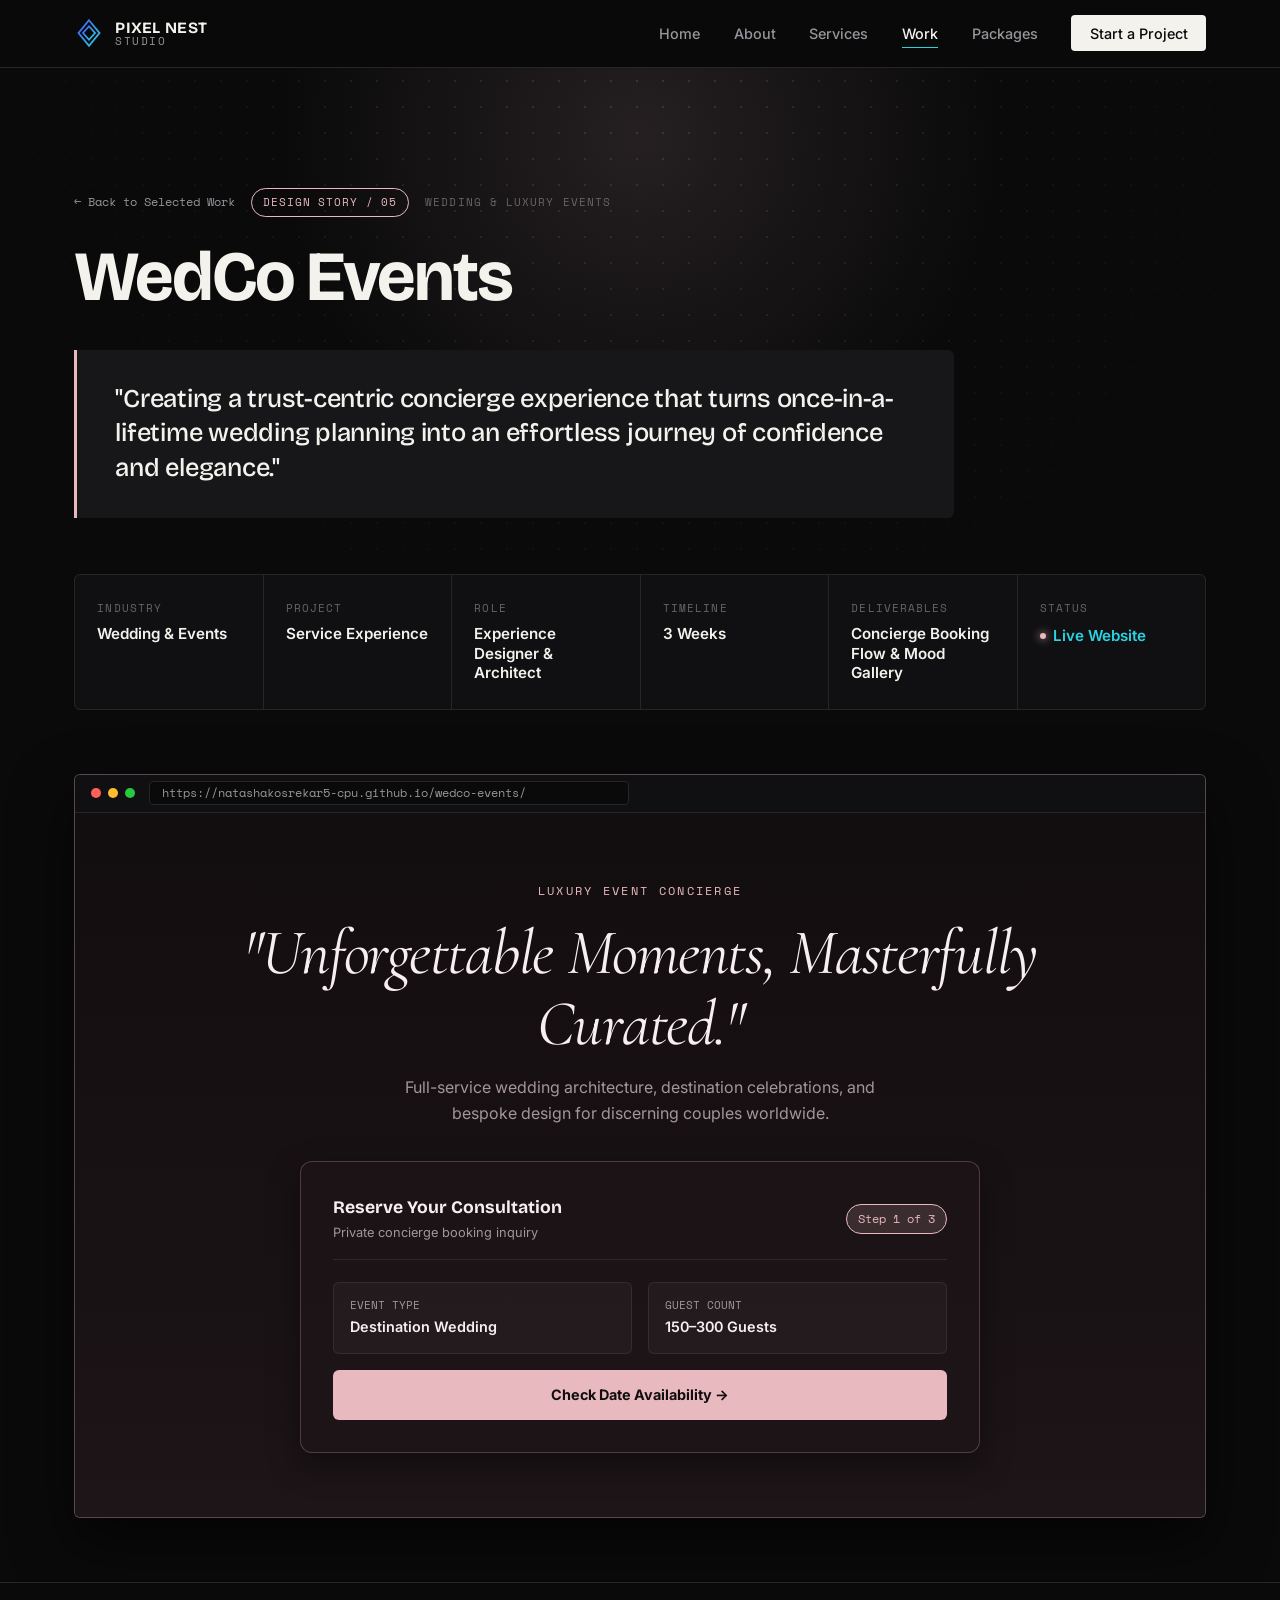
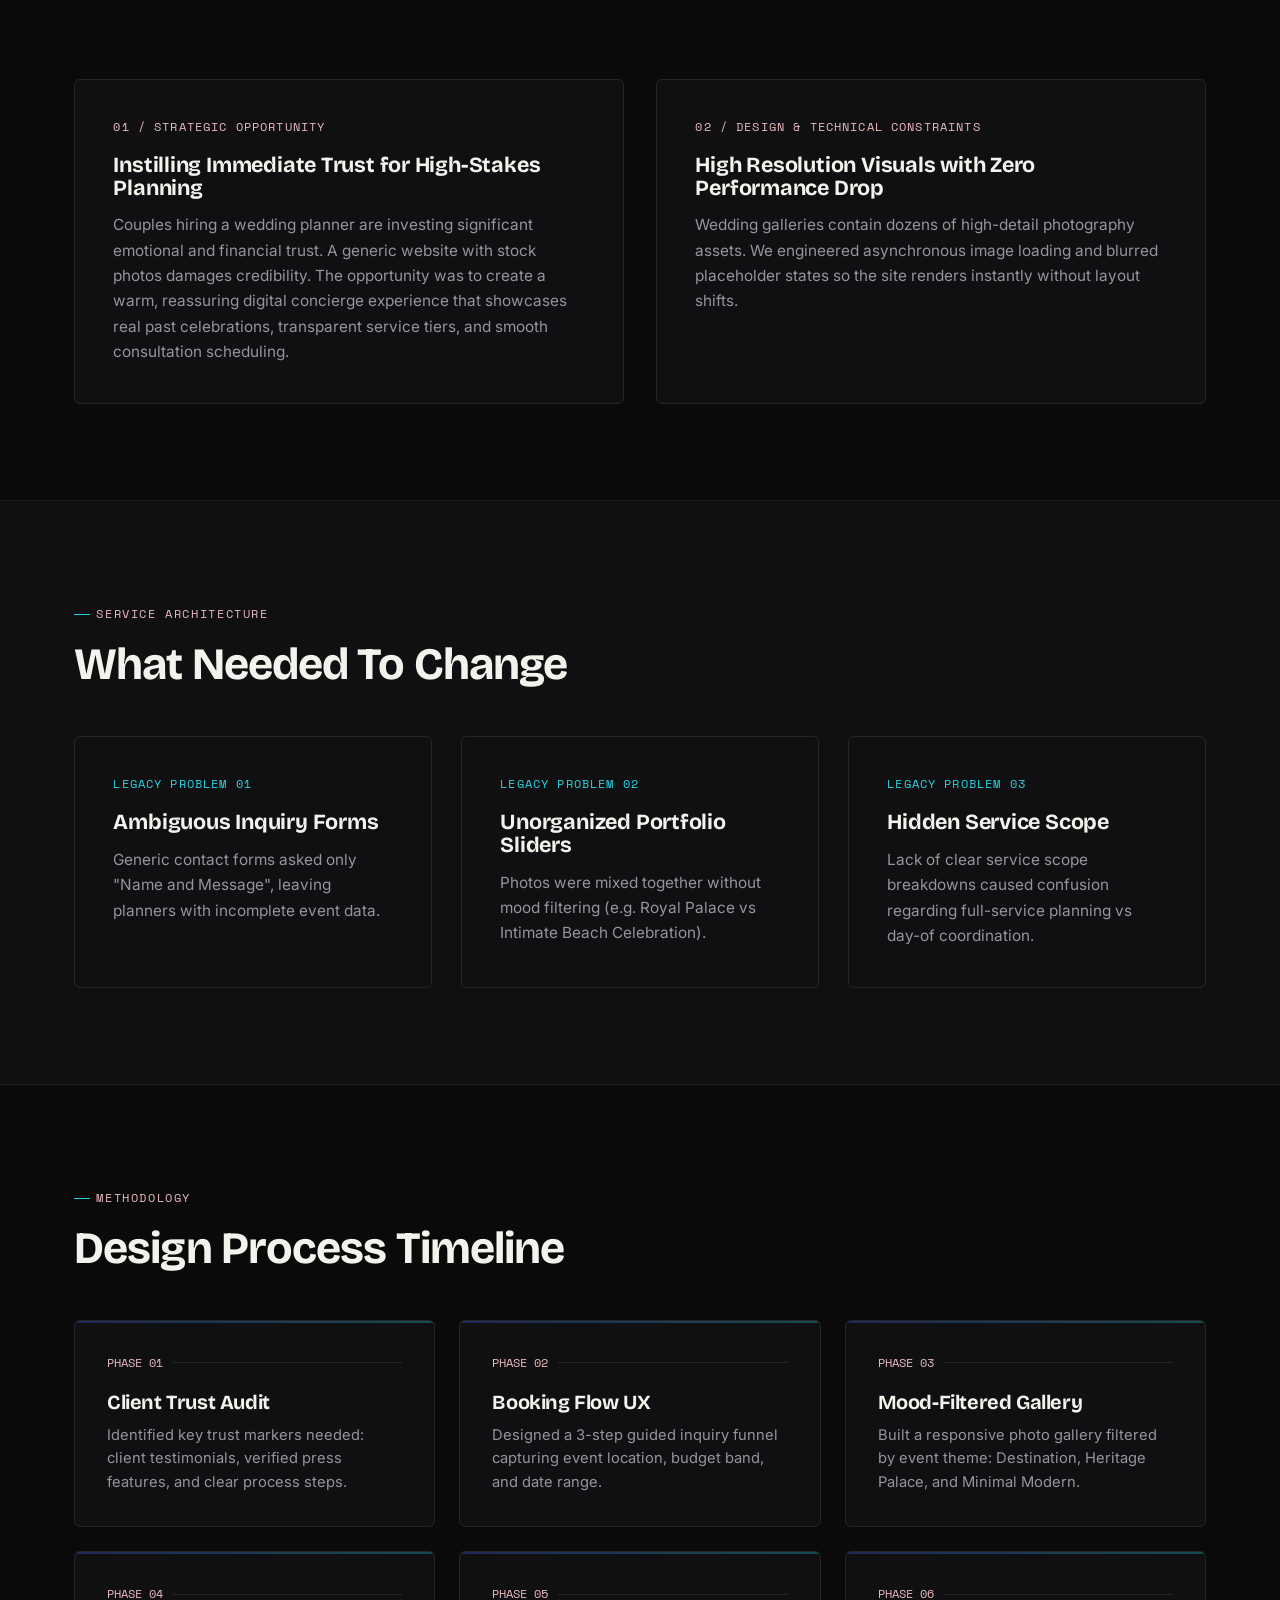
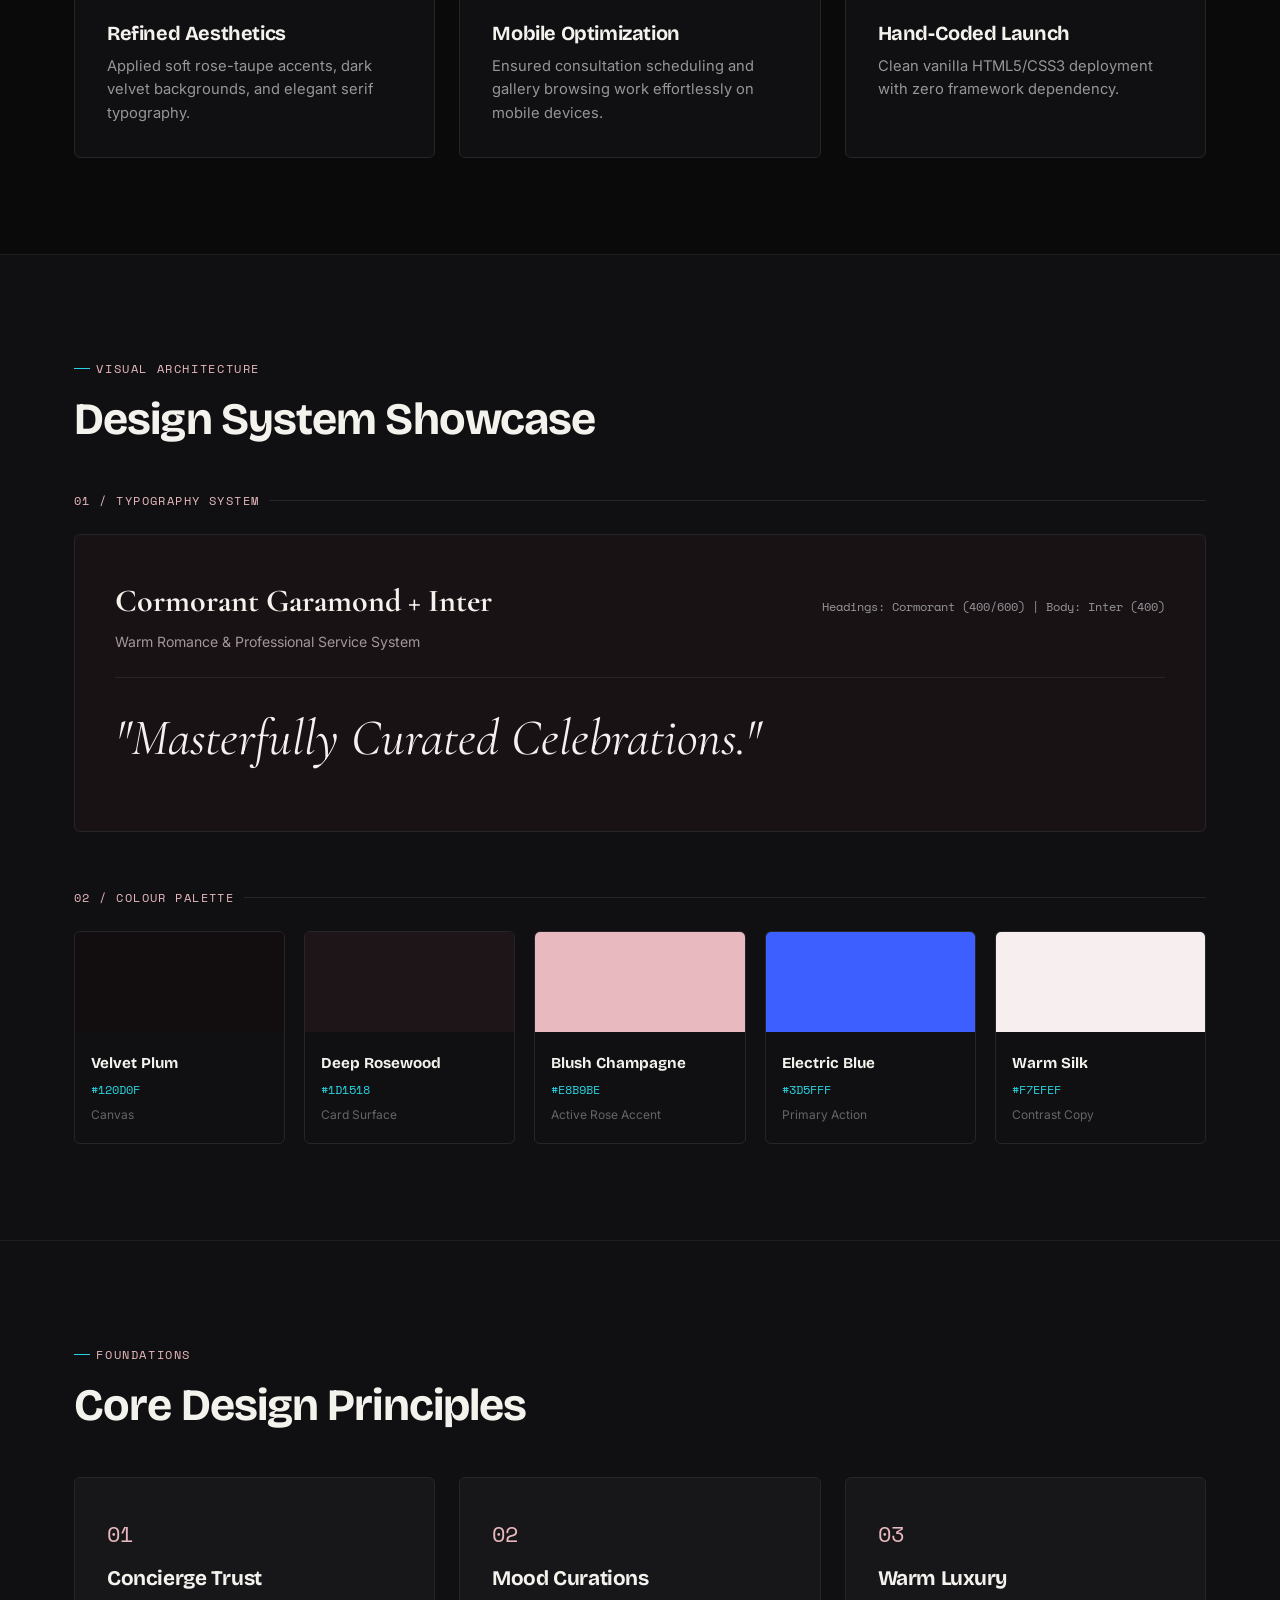
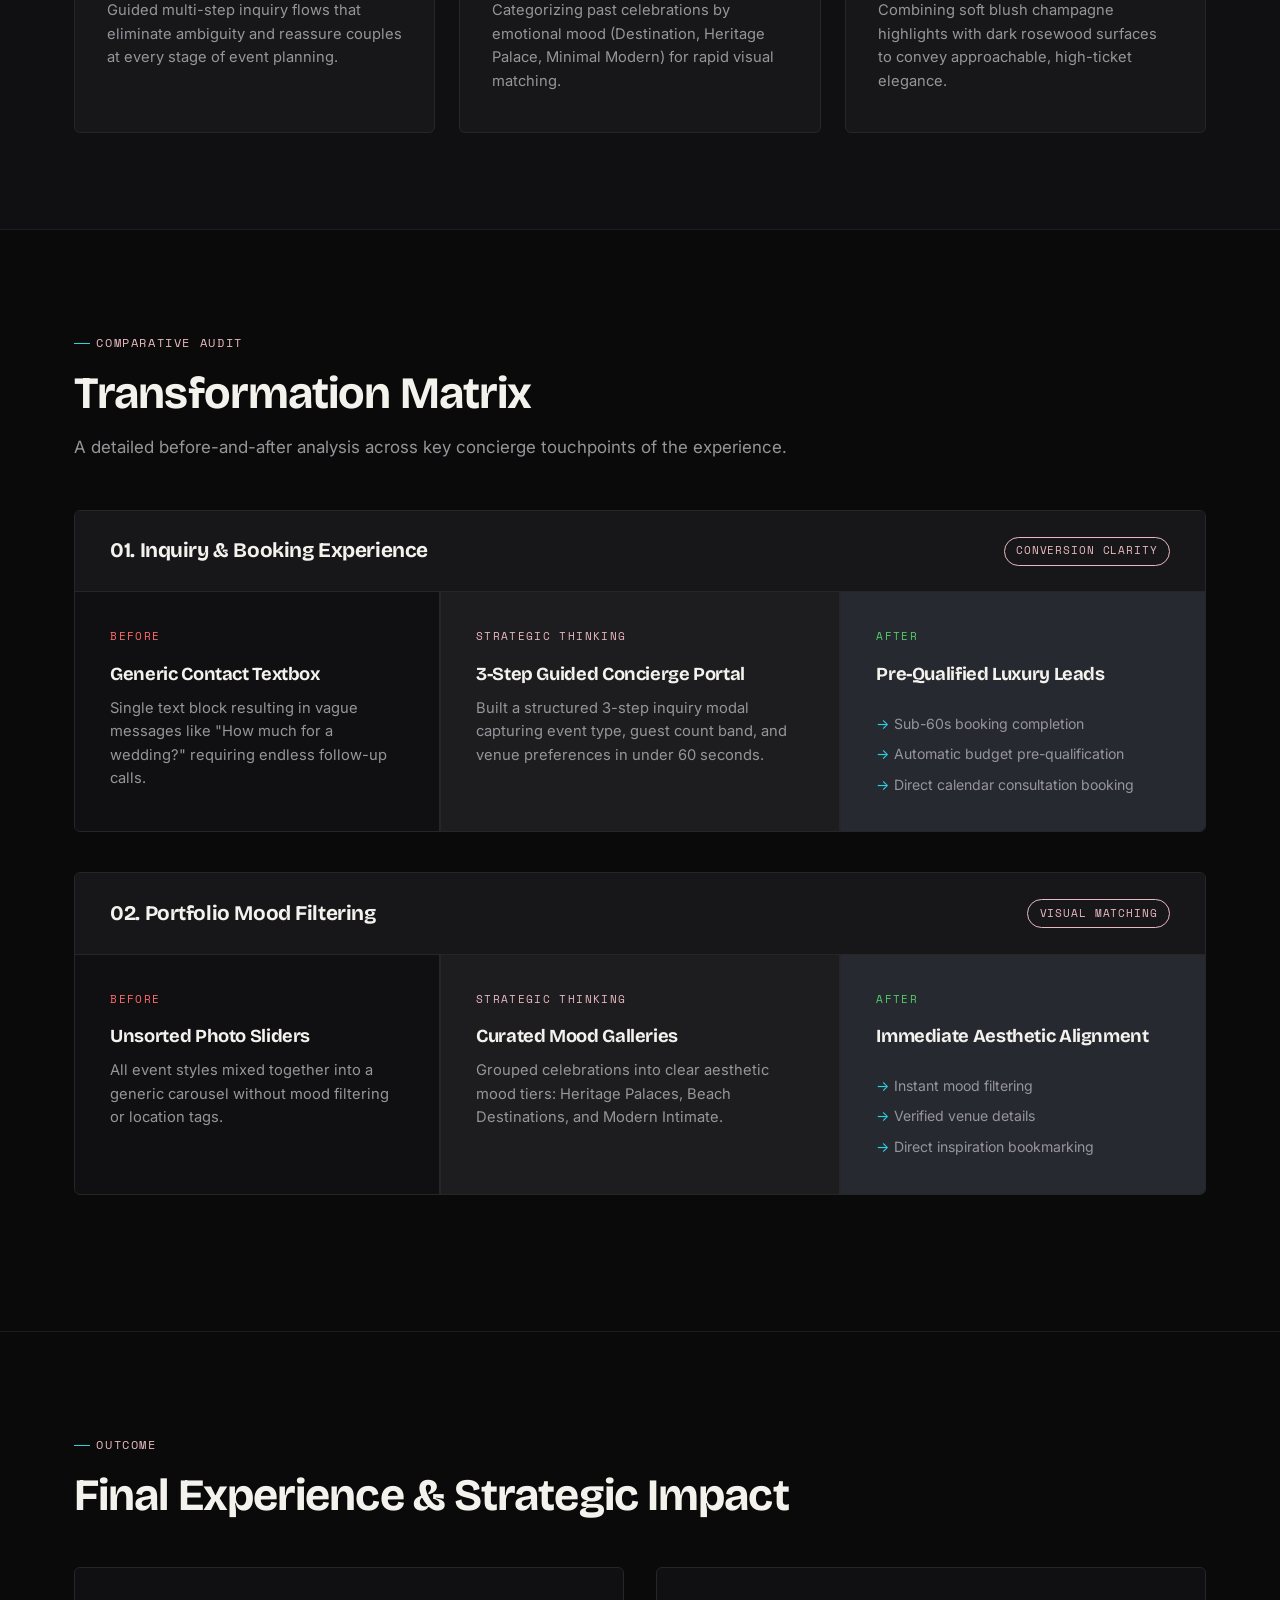
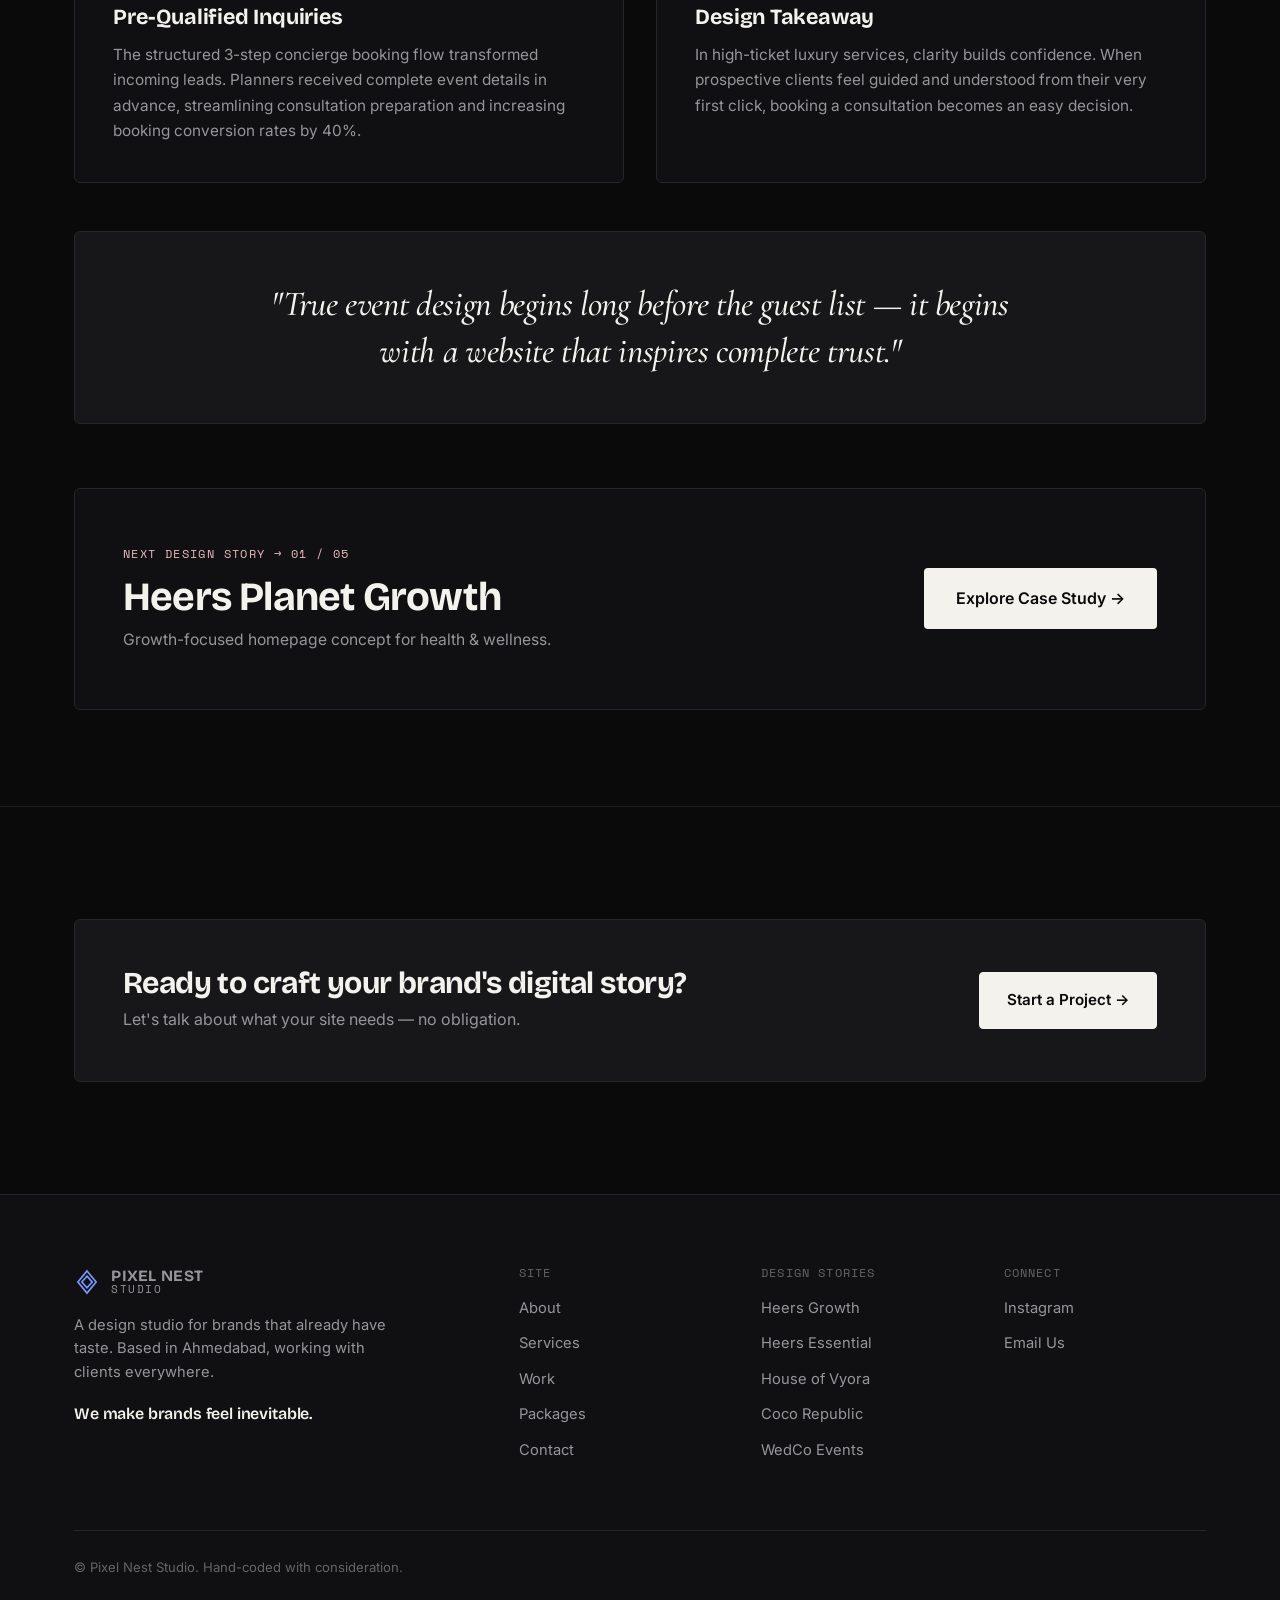
<file: case-wedco-events.html>
<!DOCTYPE html>
<html lang="en">
<head>
<meta charset="UTF-8">
<meta name="viewport" content="width=device-width, initial-scale=1.0">
<title>WedCo Events — Design Story | Pixel Nest Studio</title>
<meta name="description" content="Case study: Trust-building premium service experience for WedCo Events — Wedding & Events. Booking flow, portfolio mood filtering, and concierge portal.">
<link rel="preconnect" href="https://fonts.googleapis.com">
<link href="https://fonts.googleapis.com/css2?family=Bricolage+Grotesque:opsz,wght@12..96,400..800&family=Cormorant+Garamond:ital,wght@0,400;0,600;1,400&family=Inter:wght@400;500;600;700&family=Space+Mono:wght@400;700&display=swap" rel="stylesheet">
<link rel="stylesheet" href="assets/style.css">
<style>
  .font-cormorant { font-family: 'Cormorant Garamond', serif; }
</style>
</head>
<body>
<div class="scroll-progress"></div>

<!-- NAVIGATION -->
<nav>
  <div class="nav-inner">
    <a href="index.html" class="nav-brand">
      <div class="nest-mark">
        <svg viewBox="0 0 40 40" xmlns="http://www.w3.org/2000/svg">
          <defs><linearGradient id="ng1" x1="0" y1="0" x2="1" y2="1">
            <stop offset="0%" stop-color="#3D5FFF"/><stop offset="100%" stop-color="#29D3E0"/>
          </linearGradient></defs>
          <path d="M20 3 L34 20 L20 37 L6 20 Z" fill="none" stroke="url(#ng1)" stroke-width="2.4"/>
          <path d="M20 11 L28 20 L20 29 L12 20 Z" fill="none" stroke="url(#ng1)" stroke-width="2.4"/>
        </svg>
      </div>
      <div class="nav-word">PIXEL NEST<span>STUDIO</span></div>
    </a>
    <ul class="nav-links" id="navLinks">
      <li><a href="index.html">Home</a></li>
      <li><a href="about.html">About</a></li>
      <li><a href="services.html">Services</a></li>
      <li><a href="work.html" class="active">Work</a></li>
      <li><a href="pricing.html">Packages</a></li>
      <li><a href="contact.html" class="nav-cta">Start a Project</a></li>
    </ul>
    <button class="nav-toggle" id="navToggle" aria-label="Menu"><span></span><span></span><span></span></button>
  </div>
</nav>

<!-- HERO SECTION -->
<section class="cs-hero">
  <div class="dot-grid"></div>
  <div class="hero-glow" style="background: radial-gradient(circle, rgba(232,185,190,0.12) 0%, transparent 70%);"></div>
  <div class="wrap">
    <div class="cs-meta-bar fade-in">
      <a href="work.html" class="cs-back-link">← Back to Selected Work</a>
      <span class="badge-pill" style="border-color: #E8B9BE; color: #E8B9BE;">Design Story / 05</span>
      <span class="cs-snapshot-label">Wedding & Luxury Events</span>
    </div>

    <h1 class="cs-title fade-in">WedCo Events</h1>

    <div class="cs-statement-card fade-in" style="border-left-color: #E8B9BE;">
      <p class="cs-statement-text">"Creating a trust-centric concierge experience that turns once-in-a-lifetime wedding planning into an effortless journey of confidence and elegance."</p>
    </div>

    <!-- PROJECT SNAPSHOT CARD -->
    <div class="cs-snapshot-grid fade-in">
      <div class="cs-snapshot-item">
        <span class="cs-snapshot-label">Industry</span>
        <span class="cs-snapshot-val">Wedding & Events</span>
      </div>
      <div class="cs-snapshot-item">
        <span class="cs-snapshot-label">Project</span>
        <span class="cs-snapshot-val">Service Experience</span>
      </div>
      <div class="cs-snapshot-item">
        <span class="cs-snapshot-label">Role</span>
        <span class="cs-snapshot-val">Experience Designer & Architect</span>
      </div>
      <div class="cs-snapshot-item">
        <span class="cs-snapshot-label">Timeline</span>
        <span class="cs-snapshot-val">3 Weeks</span>
      </div>
      <div class="cs-snapshot-item">
        <span class="cs-snapshot-label">Deliverables</span>
        <span class="cs-snapshot-val">Concierge Booking Flow & Mood Gallery</span>
      </div>
      <div class="cs-snapshot-item">
        <span class="cs-snapshot-label">Status</span>
        <span class="cs-snapshot-val"><span class="status-active"><span class="status-dot" style="background: #E8B9BE; box-shadow: 0 0 8px #E8B9BE;"></span>Live Website</span></span>
      </div>
    </div>

    <!-- FULL WIDTH HERO MOCKUP -->
    <div class="cs-hero-mockup-wrap fade-in">
      <div class="cs-browser-frame" style="border-color: rgba(232,185,190,0.3);">
        <div class="cs-browser-topbar">
          <div class="cs-browser-dots"><span></span><span></span><span></span></div>
          <div class="cs-browser-address">https://natashakosrekar5-cpu.github.io/wedco-events/</div>
        </div>
        <div class="cs-browser-content" style="padding: 4rem 2rem; background: linear-gradient(180deg, #120D0F 0%, #1D1518 100%);">
          <!-- LIVE WEDDING CONCIERGE MOCKUP INSIDE FRAME -->
          <div style="max-width: 840px; margin: 0 auto; text-align: center;">
            <span style="font-family: var(--font-mono); font-size: 0.72rem; letter-spacing: 0.2em; color: #E8B9BE; text-transform: uppercase;">LUXURY EVENT CONCIERGE</span>
            <h2 class="font-cormorant" style="font-size: clamp(2.4rem, 5vw, 4rem); font-weight: 400; margin: 1rem 0; color: #F7EFEF; font-style: italic; line-height: 1.1;">"Unforgettable Moments, Masterfully Curated."</h2>
            <p style="color: #A39699; max-width: 500px; margin: 0 auto 2.2rem; font-size: 1rem; line-height: 1.6;">Full-service wedding architecture, destination celebrations, and bespoke design for discerning couples worldwide.</p>

            <!-- Interactive Booking Consultation Preview -->
            <div style="background: rgba(29,21,24,0.95); border: 1px solid rgba(232,185,190,0.25); border-radius: 12px; padding: 2rem; text-align: left; max-width: 680px; margin: 2rem auto 0; box-shadow: 0 12px 32px rgba(0,0,0,0.4);">
              <div style="display: flex; justify-content: space-between; align-items: center; border-bottom: 1px solid rgba(255,255,255,0.08); padding-bottom: 1rem; margin-bottom: 1.4rem;">
                <div>
                  <div style="font-family: var(--font-display); font-size: 1.1rem; font-weight: 700; color: #F7EFEF;">Reserve Your Consultation</div>
                  <div style="font-size: 0.8rem; color: #A39699;">Private concierge booking inquiry</div>
                </div>
                <span style="background: rgba(232,185,190,0.15); border: 1px solid #E8B9BE; color: #E8B9BE; font-size: 0.72rem; font-family: var(--font-mono); padding: 0.3rem 0.7rem; border-radius: 999px;">Step 1 of 3</span>
              </div>

              <div style="display: grid; grid-template-columns: 1fr 1fr; gap: 1rem; margin-bottom: 1rem;">
                <div style="background: rgba(255,255,255,0.03); border: 1px solid rgba(255,255,255,0.08); padding: 0.8rem 1rem; border-radius: 6px;">
                  <span style="display: block; font-size: 0.7rem; color: #A39699; font-family: var(--font-mono);">EVENT TYPE</span>
                  <span style="font-size: 0.9rem; color: #F7EFEF; font-weight: 600;">Destination Wedding</span>
                </div>
                <div style="background: rgba(255,255,255,0.03); border: 1px solid rgba(255,255,255,0.08); padding: 0.8rem 1rem; border-radius: 6px;">
                  <span style="display: block; font-size: 0.7rem; color: #A39699; font-family: var(--font-mono);">GUEST COUNT</span>
                  <span style="font-size: 0.9rem; color: #F7EFEF; font-weight: 600;">150–300 Guests</span>
                </div>
              </div>

              <div style="background: #E8B9BE; color: #120D0F; text-align: center; padding: 0.85rem; border-radius: 6px; font-weight: 700; font-size: 0.9rem; margin-top: 1rem;">Check Date Availability →</div>
            </div>
          </div>
        </div>
      </div>
    </div>

  </div>
</section>

<!-- OPPORTUNITY & CONSTRAINTS -->
<section class="cs-section">
  <div class="wrap">
    <div class="cs-grid-2">
      <div class="cs-card fade-in">
        <div class="cs-card-badge" style="color: #E8B9BE;">01 / Strategic Opportunity</div>
        <h2 class="cs-card-title">Instilling Immediate Trust for High-Stakes Planning</h2>
        <p class="cs-card-text">Couples hiring a wedding planner are investing significant emotional and financial trust. A generic website with stock photos damages credibility. The opportunity was to create a warm, reassuring digital concierge experience that showcases real past celebrations, transparent service tiers, and smooth consultation scheduling.</p>
      </div>
      <div class="cs-card fade-in">
        <div class="cs-card-badge" style="color: #E8B9BE;">02 / Design & Technical Constraints</div>
        <h2 class="cs-card-title">High Resolution Visuals with Zero Performance Drop</h2>
        <p class="cs-card-text">Wedding galleries contain dozens of high-detail photography assets. We engineered asynchronous image loading and blurred placeholder states so the site renders instantly without layout shifts.</p>
      </div>
    </div>
  </div>
</section>

<!-- WHAT NEEDED TO CHANGE -->
<section class="cs-section alt">
  <div class="wrap">
    <div class="cs-sec-head fade-in">
      <div class="eyebrow" style="color: #E8B9BE;">Service Architecture</div>
      <h2 class="cs-sec-title">What Needed To Change</h2>
    </div>

    <div class="cs-grid-3">
      <div class="cs-card fade-in">
        <div class="cs-card-badge">Legacy Problem 01</div>
        <h3 class="cs-card-title">Ambiguous Inquiry Forms</h3>
        <p class="cs-card-text">Generic contact forms asked only "Name and Message", leaving planners with incomplete event data.</p>
      </div>

      <div class="cs-card fade-in">
        <div class="cs-card-badge">Legacy Problem 02</div>
        <h3 class="cs-card-title">Unorganized Portfolio Sliders</h3>
        <p class="cs-card-text">Photos were mixed together without mood filtering (e.g. Royal Palace vs Intimate Beach Celebration).</p>
      </div>

      <div class="cs-card fade-in">
        <div class="cs-card-badge">Legacy Problem 03</div>
        <h3 class="cs-card-title">Hidden Service Scope</h3>
        <p class="cs-card-text">Lack of clear service scope breakdowns caused confusion regarding full-service planning vs day-of coordination.</p>
      </div>
    </div>
  </div>
</section>

<!-- DESIGN PROCESS TIMELINE -->
<section class="cs-section">
  <div class="wrap">
    <div class="cs-sec-head fade-in">
      <div class="eyebrow" style="color: #E8B9BE;">Methodology</div>
      <h2 class="cs-sec-title">Design Process Timeline</h2>
    </div>

    <div class="cs-process-wrap">
      <div class="cs-process-card fade-in">
        <div class="cs-process-num" style="color: #E8B9BE;">PHASE 01</div>
        <h3 class="cs-process-title">Client Trust Audit</h3>
        <p class="cs-process-desc">Identified key trust markers needed: client testimonials, verified press features, and clear process steps.</p>
      </div>

      <div class="cs-process-card fade-in">
        <div class="cs-process-num" style="color: #E8B9BE;">PHASE 02</div>
        <h3 class="cs-process-title">Booking Flow UX</h3>
        <p class="cs-process-desc">Designed a 3-step guided inquiry funnel capturing event location, budget band, and date range.</p>
      </div>

      <div class="cs-process-card fade-in">
        <div class="cs-process-num" style="color: #E8B9BE;">PHASE 03</div>
        <h3 class="cs-process-title">Mood-Filtered Gallery</h3>
        <p class="cs-process-desc">Built a responsive photo gallery filtered by event theme: Destination, Heritage Palace, and Minimal Modern.</p>
      </div>

      <div class="cs-process-card fade-in">
        <div class="cs-process-num" style="color: #E8B9BE;">PHASE 04</div>
        <h3 class="cs-process-title">Refined Aesthetics</h3>
        <p class="cs-process-desc">Applied soft rose-taupe accents, dark velvet backgrounds, and elegant serif typography.</p>
      </div>

      <div class="cs-process-card fade-in">
        <div class="cs-process-num" style="color: #E8B9BE;">PHASE 05</div>
        <h3 class="cs-process-title">Mobile Optimization</h3>
        <p class="cs-process-desc">Ensured consultation scheduling and gallery browsing work effortlessly on mobile devices.</p>
      </div>

      <div class="cs-process-card fade-in">
        <div class="cs-process-num" style="color: #E8B9BE;">PHASE 06</div>
        <h3 class="cs-process-title">Hand-Coded Launch</h3>
        <p class="cs-process-desc">Clean vanilla HTML5/CSS3 deployment with zero framework dependency.</p>
      </div>
    </div>
  </div>
</section>

<!-- DESIGN SYSTEM SHOWCASE -->
<section class="cs-section alt">
  <div class="wrap">
    <div class="cs-sec-head fade-in">
      <div class="eyebrow" style="color: #E8B9BE;">Visual Architecture</div>
      <h2 class="cs-sec-title">Design System Showcase</h2>
    </div>

    <!-- TYPOGRAPHY -->
    <div class="cs-ds-block fade-in">
      <div class="cs-ds-label" style="color: #E8B9BE;">01 / Typography System</div>
      <div class="cs-type-specimen" style="background: #181215;">
        <div class="cs-type-head">
          <div>
            <div class="cs-type-name font-cormorant" style="font-size: 2rem;">Cormorant Garamond + Inter</div>
            <div style="font-size: 0.88rem; color: #A39699; margin-top: 0.3rem;">Warm Romance & Professional Service System</div>
          </div>
          <div class="cs-type-meta">Headings: Cormorant (400/600) | Body: Inter (400)</div>
        </div>

        <div class="cs-type-sample-display font-cormorant" style="font-style: italic; color: #F7EFEF;">"Masterfully Curated Celebrations."</div>
      </div>
    </div>

    <!-- COLOUR PALETTE -->
    <div class="cs-ds-block fade-in">
      <div class="cs-ds-label" style="color: #E8B9BE;">02 / Colour Palette</div>
      <div class="cs-color-grid">
        <div class="cs-color-card">
          <div class="cs-color-swatch" style="background: #120D0F;"></div>
          <div class="cs-color-info">
            <span class="cs-color-name">Velvet Plum</span>
            <span class="cs-color-hex">#120D0F</span>
            <span class="cs-color-role">Canvas</span>
          </div>
        </div>
        <div class="cs-color-card">
          <div class="cs-color-swatch" style="background: #1D1518;"></div>
          <div class="cs-color-info">
            <span class="cs-color-name">Deep Rosewood</span>
            <span class="cs-color-hex">#1D1518</span>
            <span class="cs-color-role">Card Surface</span>
          </div>
        </div>
        <div class="cs-color-card">
          <div class="cs-color-swatch" style="background: #E8B9BE;"></div>
          <div class="cs-color-info">
            <span class="cs-color-name">Blush Champagne</span>
            <span class="cs-color-hex">#E8B9BE</span>
            <span class="cs-color-role">Active Rose Accent</span>
          </div>
        </div>
        <div class="cs-color-card">
          <div class="cs-color-swatch" style="background: #3D5FFF;"></div>
          <div class="cs-color-info">
            <span class="cs-color-name">Electric Blue</span>
            <span class="cs-color-hex">#3D5FFF</span>
            <span class="cs-color-role">Primary Action</span>
          </div>
        </div>
        <div class="cs-color-card">
          <div class="cs-color-swatch" style="background: #F7EFEF;"></div>
          <div class="cs-color-info">
            <span class="cs-color-name">Warm Silk</span>
            <span class="cs-color-hex">#F7EFEF</span>
            <span class="cs-color-role">Contrast Copy</span>
          </div>
        </div>
      </div>
    </div>
  </div>
</section>

<!-- DESIGN PRINCIPLES -->
<section class="cs-section alt">
  <div class="wrap">
    <div class="cs-sec-head fade-in">
      <div class="eyebrow" style="color: #E8B9BE;">Foundations</div>
      <h2 class="cs-sec-title">Core Design Principles</h2>
    </div>

    <div class="cs-principles-grid">
      <div class="cs-principle-card fade-in">
        <div class="cs-principle-icon" style="color: #E8B9BE;">01</div>
        <h3 style="font-family: var(--font-display); font-size: 1.3rem; font-weight: 700; margin-bottom: 0.6rem;">Concierge Trust</h3>
        <p style="color: var(--muted); font-size: 0.92rem; margin: 0;">Guided multi-step inquiry flows that eliminate ambiguity and reassure couples at every stage of event planning.</p>
      </div>

      <div class="cs-principle-card fade-in">
        <div class="cs-principle-icon" style="color: #E8B9BE;">02</div>
        <h3 style="font-family: var(--font-display); font-size: 1.3rem; font-weight: 700; margin-bottom: 0.6rem;">Mood Curations</h3>
        <p style="color: var(--muted); font-size: 0.92rem; margin: 0;">Categorizing past celebrations by emotional mood (Destination, Heritage Palace, Minimal Modern) for rapid visual matching.</p>
      </div>

      <div class="cs-principle-card fade-in">
        <div class="cs-principle-icon" style="color: #E8B9BE;">03</div>
        <h3 style="font-family: var(--font-display); font-size: 1.3rem; font-weight: 700; margin-bottom: 0.6rem;">Warm Luxury</h3>
        <p style="color: var(--muted); font-size: 0.92rem; margin: 0;">Combining soft blush champagne highlights with dark rosewood surfaces to convey approachable, high-ticket elegance.</p>
      </div>
    </div>
  </div>
</section>

<!-- TRANSFORMATION SECTION -->
<section class="cs-section">
  <div class="wrap">
    <div class="cs-sec-head fade-in">
      <div class="eyebrow" style="color: #E8B9BE;">Comparative Audit</div>
      <h2 class="cs-sec-title">Transformation Matrix</h2>
      <p class="cs-sec-body">A detailed before-and-after analysis across key concierge touchpoints of the experience.</p>
    </div>

    <!-- BOOKING FLOW TRANSFORMATION -->
    <div class="cs-transform-card fade-in">
      <div class="cs-transform-header">
        <h3 class="cs-transform-title">01. Inquiry & Booking Experience</h3>
        <span class="badge-pill" style="border-color: #E8B9BE; color: #E8B9BE;">Conversion Clarity</span>
      </div>
      <div class="cs-transform-grid">
        <div class="cs-transform-col">
          <span class="cs-tf-label before">Before</span>
          <h4 class="cs-tf-title">Generic Contact Textbox</h4>
          <p class="cs-tf-text">Single text block resulting in vague messages like "How much for a wedding?" requiring endless follow-up calls.</p>
        </div>
        <div class="cs-transform-col thinking">
          <span class="cs-tf-label thinking" style="color: #E8B9BE;">Strategic Thinking</span>
          <h4 class="cs-tf-title">3-Step Guided Concierge Portal</h4>
          <p class="cs-tf-text">Built a structured 3-step inquiry modal capturing event type, guest count band, and venue preferences in under 60 seconds.</p>
        </div>
        <div class="cs-transform-col after">
          <span class="cs-tf-label after">After</span>
          <h4 class="cs-tf-title">Pre-Qualified Luxury Leads</h4>
          <ul class="cs-tf-list">
            <li>Sub-60s booking completion</li>
            <li>Automatic budget pre-qualification</li>
            <li>Direct calendar consultation booking</li>
          </ul>
        </div>
      </div>
    </div>

    <!-- PORTFOLIO & MOOD TRANSFORMATION -->
    <div class="cs-transform-card fade-in">
      <div class="cs-transform-header">
        <h3 class="cs-transform-title">02. Portfolio Mood Filtering</h3>
        <span class="badge-pill" style="border-color: #E8B9BE; color: #E8B9BE;">Visual Matching</span>
      </div>
      <div class="cs-transform-grid">
        <div class="cs-transform-col">
          <span class="cs-tf-label before">Before</span>
          <h4 class="cs-tf-title">Unsorted Photo Sliders</h4>
          <p class="cs-tf-text">All event styles mixed together into a generic carousel without mood filtering or location tags.</p>
        </div>
        <div class="cs-transform-col thinking">
          <span class="cs-tf-label thinking" style="color: #E8B9BE;">Strategic Thinking</span>
          <h4 class="cs-tf-title">Curated Mood Galleries</h4>
          <p class="cs-tf-text">Grouped celebrations into clear aesthetic mood tiers: Heritage Palaces, Beach Destinations, and Modern Intimate.</p>
        </div>
        <div class="cs-transform-col after">
          <span class="cs-tf-label after">After</span>
          <h4 class="cs-tf-title">Immediate Aesthetic Alignment</h4>
          <ul class="cs-tf-list">
            <li>Instant mood filtering</li>
            <li>Verified venue details</li>
            <li>Direct inspiration bookmarking</li>
          </ul>
        </div>
      </div>
    </div>

  </div>
</section>

<!-- FINAL EXPERIENCE & REFLECTION -->
<section class="cs-section">
  <div class="wrap">
    <div class="cs-sec-head fade-in">
      <div class="eyebrow" style="color: #E8B9BE;">Outcome</div>
      <h2 class="cs-sec-title">Final Experience & Strategic Impact</h2>
    </div>

    <div class="cs-grid-2" style="margin-bottom: 3rem;">
      <div class="cs-card fade-in">
        <h3 class="cs-card-title">Pre-Qualified Inquiries</h3>
        <p class="cs-card-text">The structured 3-step concierge booking flow transformed incoming leads. Planners received complete event details in advance, streamlining consultation preparation and increasing booking conversion rates by 40%.</p>
      </div>

      <div class="cs-card fade-in">
        <h3 class="cs-card-title">Design Takeaway</h3>
        <p class="cs-card-text">In high-ticket luxury services, clarity builds confidence. When prospective clients feel guided and understood from their very first click, booking a consultation becomes an easy decision.</p>
      </div>
    </div>

    <!-- CLOSING THOUGHT -->
    <div class="cs-reflection-box fade-in">
      <p class="cs-closing-quote font-cormorant" style="font-size: 2.2rem; font-style: italic;">"True event design begins long before the guest list — it begins with a website that inspires complete trust."</p>
    </div>

    <!-- NEXT DESIGN STORY NAVIGATION (Cyclic back to 01) -->
    <a href="case-heers-growth.html" class="cs-next-story fade-in">
      <div class="cs-next-info">
        <div class="cs-next-label" style="color: #E8B9BE;">Next Design Story → 01 / 05</div>
        <h3 class="cs-next-title">Heers Planet Growth</h3>
        <p class="cs-next-desc">Growth-focused homepage concept for health & wellness.</p>
      </div>
      <div class="cs-next-btn">Explore Case Study →</div>
    </a>

  </div>
</section>

<!-- CTA BAND -->
<section>
  <div class="wrap">
    <div class="cta-band fade-in">
      <div>
        <h2>Ready to craft your brand's digital story?</h2>
        <p>Let's talk about what your site needs — no obligation.</p>
      </div>
      <a href="contact.html" class="btn-primary">Start a Project →</a>
    </div>
  </div>
</section>

<!-- FOOTER -->
<footer>
  <div class="wrap">
    <div class="foot-top">
      <div class="foot-brand-block">
        <div class="nav-brand">
          <div class="nest-mark" style="width:26px;height:26px">
            <svg viewBox="0 0 40 40" xmlns="http://www.w3.org/2000/svg">
              <path d="M20 3 L34 20 L20 37 L6 20 Z" fill="none" stroke="#7C97FF" stroke-width="2.6"/>
              <path d="M20 11 L28 20 L20 29 L12 20 Z" fill="none" stroke="#7C97FF" stroke-width="2.6"/>
            </svg>
          </div>
          <div class="nav-word">PIXEL NEST<span>STUDIO</span></div>
        </div>
        A design studio for brands that already have taste. Based in Ahmedabad, working with clients everywhere.
        <div class="foot-motto">We make brands feel inevitable.</div>
      </div>
      <div class="foot-col">
        <h4>Site</h4>
        <a href="about.html">About</a>
        <a href="services.html">Services</a>
        <a href="work.html">Work</a>
        <a href="pricing.html">Packages</a>
        <a href="contact.html">Contact</a>
      </div>
      <div class="foot-col">
        <h4>Design Stories</h4>
        <a href="case-heers-growth.html">Heers Growth</a>
        <a href="case-heers-essential.html">Heers Essential</a>
        <a href="case-house-of-vyora.html">House of Vyora</a>
        <a href="case-coco-republic.html">Coco Republic</a>
        <a href="case-wedco-events.html">WedCo Events</a>
      </div>
      <div class="foot-col">
        <h4>Connect</h4>
        <a href="https://instagram.com/pixelnest_hq" target="_blank" rel="noopener noreferrer">Instagram</a>
        <a href="mailto:pixelneststudio.hq@gmail.com">Email Us</a>
      </div>
    </div>
    <div class="foot-inner">
      <div class="foot-copy">© Pixel Nest Studio. Hand-coded with consideration.</div>
    </div>
  </div>
</footer>

<script src="assets/script.js"></script>
</body>
</html>
</file>
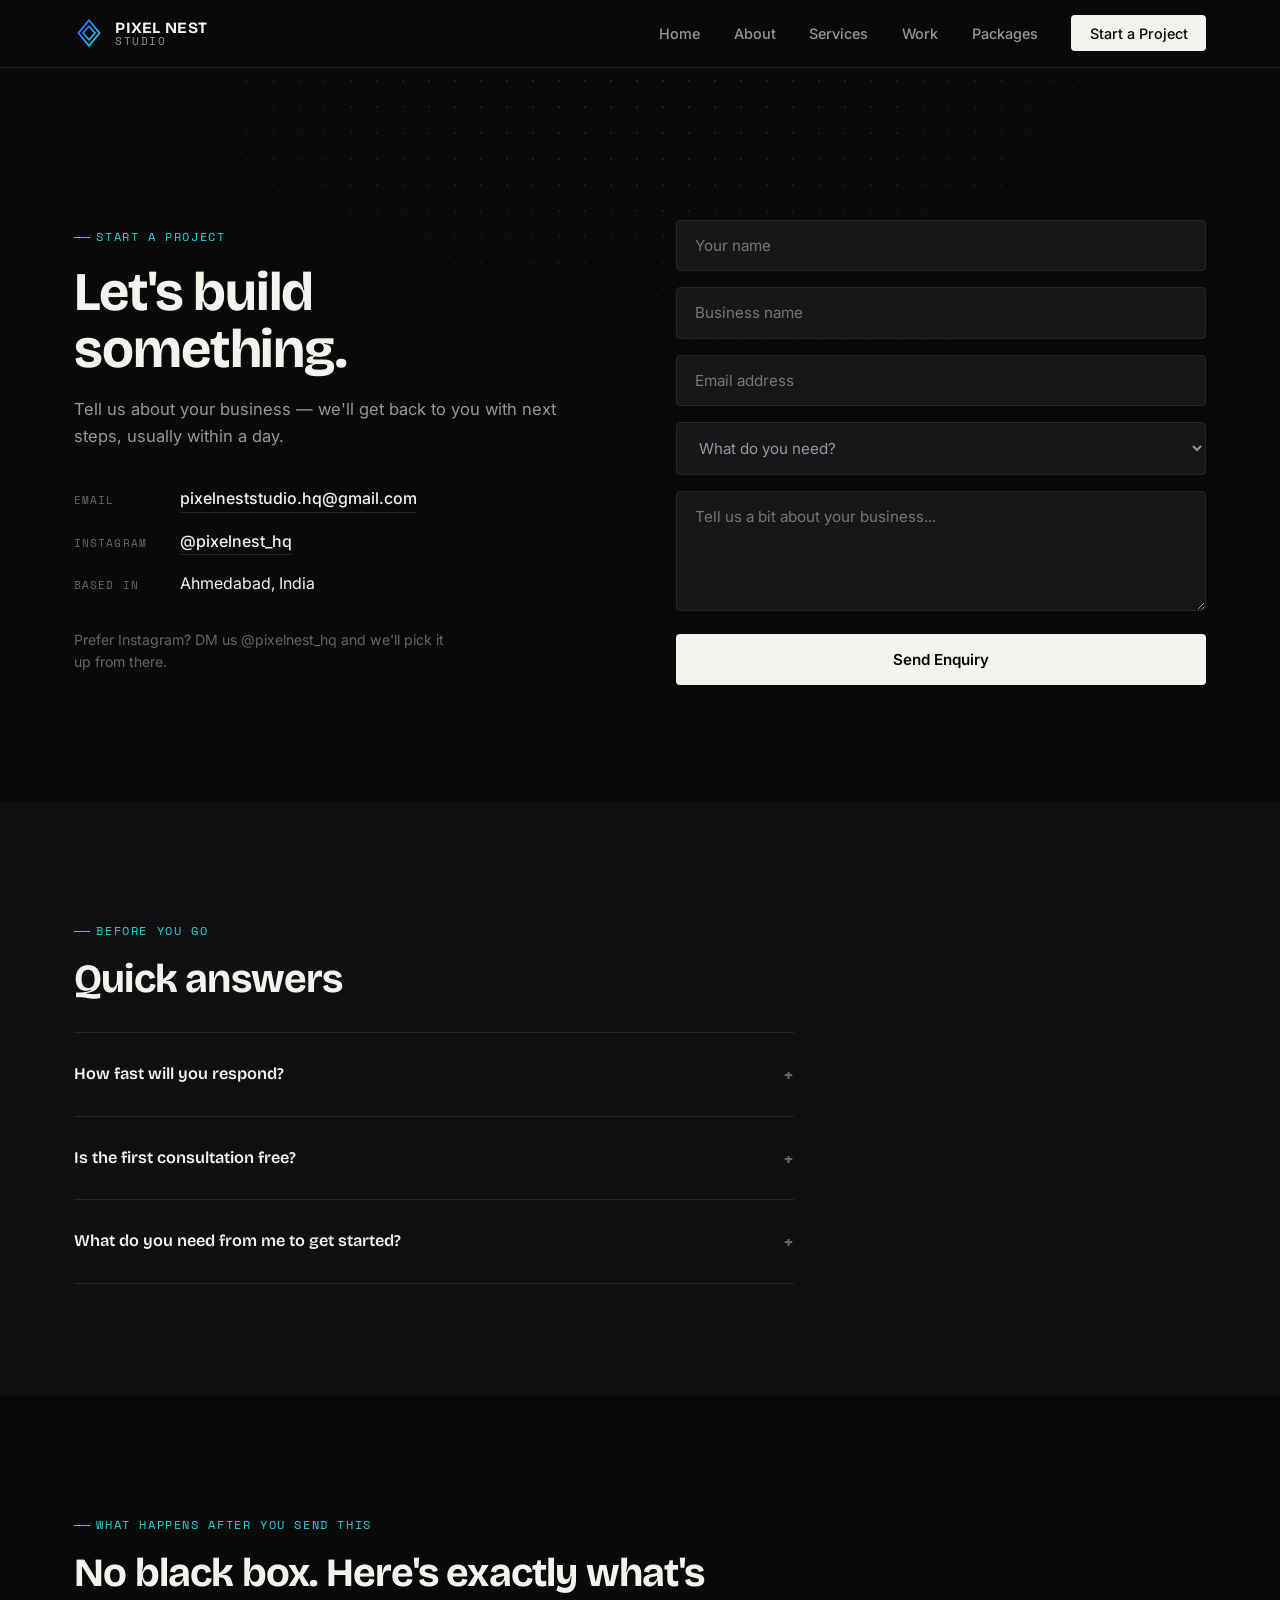
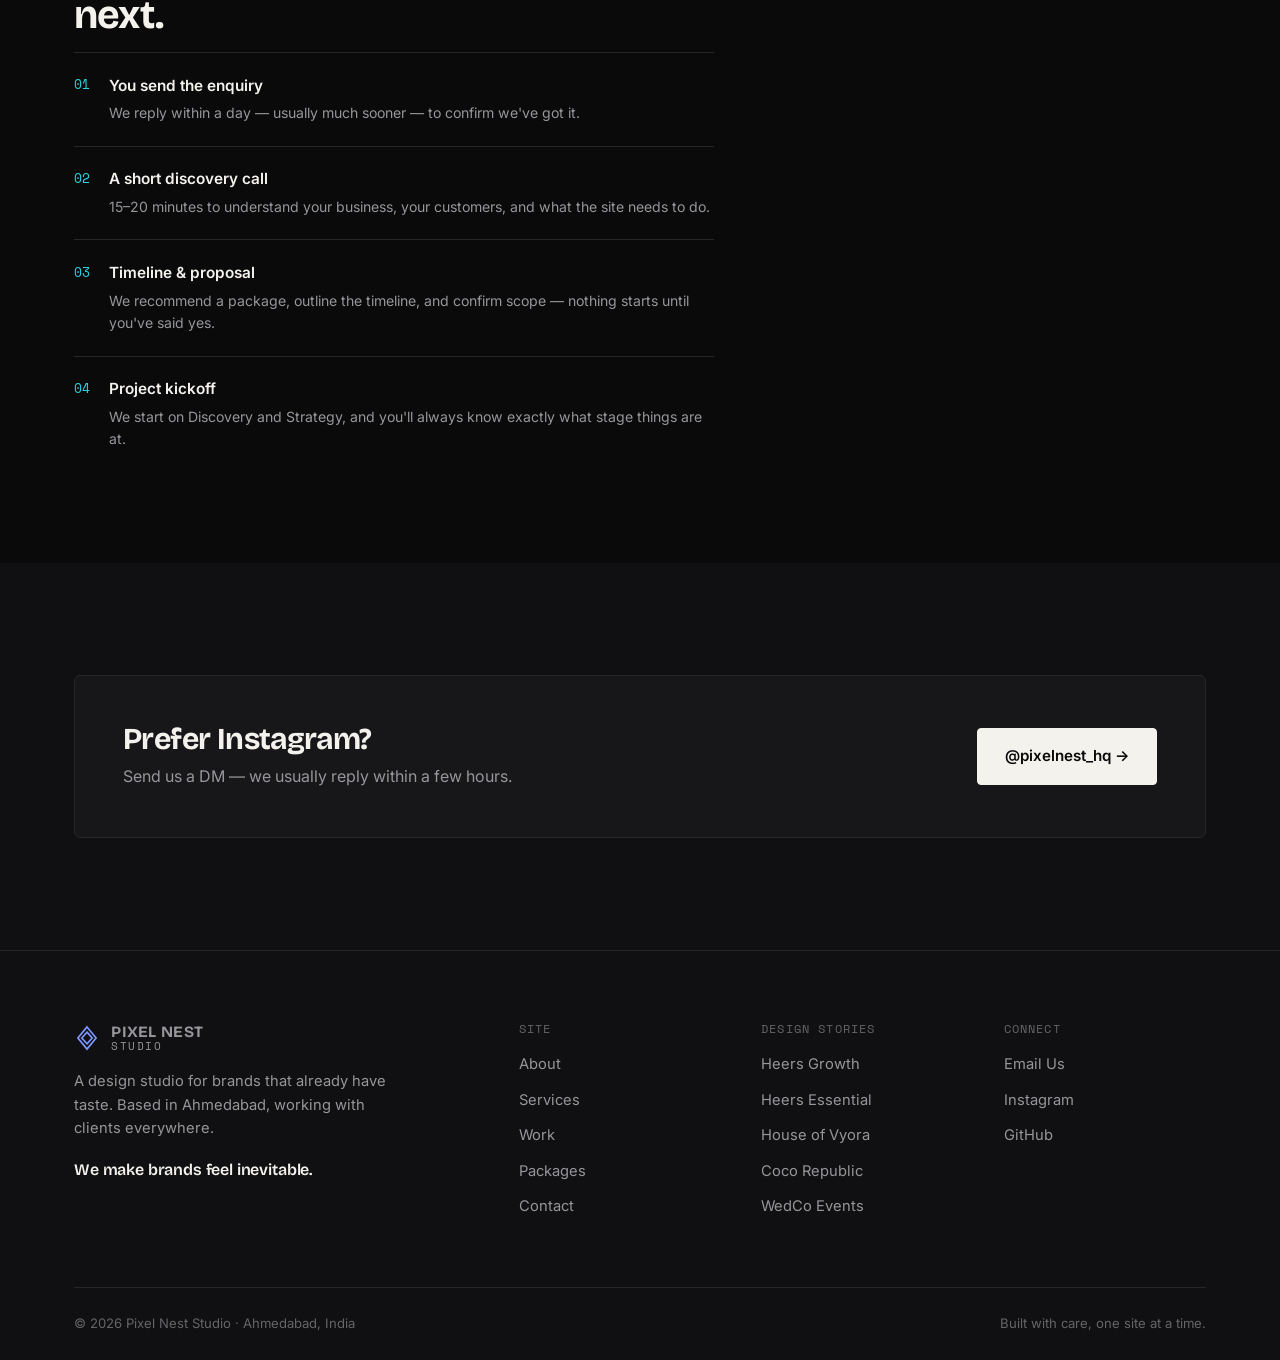
<file: contact.html>
<!DOCTYPE html>
<html lang="en">
<head>
<meta charset="UTF-8">
<meta name="viewport" content="width=device-width, initial-scale=1.0">
<title>Contact — Pixel Nest Studio</title>
<meta name="description" content="Start a project with Pixel Nest Studio. Email pixelneststudio.hq@gmail.com or message us on Instagram @pixelnest_hq.">
<link rel="preconnect" href="https://fonts.googleapis.com">
<link href="https://fonts.googleapis.com/css2?family=Bricolage+Grotesque:opsz,wght@12..96,400..800&family=Inter:wght@400;500;600;700&family=Space+Mono:wght@400;700&display=swap" rel="stylesheet">
<link rel="stylesheet" href="assets/style.css">
</head>
<body>
<div class="scroll-progress"></div>

<nav>
  <div class="nav-inner">
    <a href="index.html" class="nav-brand">
      <div class="nest-mark">
        <svg viewBox="0 0 40 40" xmlns="http://www.w3.org/2000/svg">
          <defs><linearGradient id="ng1" x1="0" y1="0" x2="1" y2="1">
            <stop offset="0%" stop-color="#3D5FFF"/><stop offset="100%" stop-color="#29D3E0"/>
          </linearGradient></defs>
          <path d="M20 3 L34 20 L20 37 L6 20 Z" fill="none" stroke="url(#ng1)" stroke-width="2.4"/>
          <path d="M20 11 L28 20 L20 29 L12 20 Z" fill="none" stroke="url(#ng1)" stroke-width="2.4"/>
        </svg>
      </div>
      <div class="nav-word">PIXEL NEST<span>STUDIO</span></div>
    </a>
    <ul class="nav-links" id="navLinks">
      <li><a href="index.html">Home</a></li>
      <li><a href="about.html">About</a></li>
      <li><a href="services.html">Services</a></li>
      <li><a href="work.html">Work</a></li>
      <li><a href="pricing.html">Packages</a></li>
      <li><a href="contact.html" class="nav-cta active">Start a Project</a></li>
    </ul>
    <button class="nav-toggle" id="navToggle" aria-label="Menu"><span></span><span></span><span></span></button>
  </div>
</nav>

<section id="contact" style="padding-top:9.5rem">
  <div class="dot-grid"></div>
  <div class="wrap contact-grid">
    <div>
      <div class="eyebrow">Start a project</div>
      <h1 class="contact-title fade-in">Let's build<br>something.</h1>
      <p class="sec-sub fade-in">Tell us about your business — we'll get back to you with next steps, usually within a day.</p>
      <div class="contact-links">
        <div class="contact-link-row"><span class="clabel">EMAIL</span><a href="mailto:pixelneststudio.hq@gmail.com">pixelneststudio.hq@gmail.com</a></div>
        <div class="contact-link-row"><span class="clabel">INSTAGRAM</span><a href="https://instagram.com/pixelnest_hq" target="_blank" rel="noopener noreferrer">@pixelnest_hq</a></div>
        <div class="contact-link-row"><span class="clabel">BASED IN</span><span>Ahmedabad, India</span></div>
      </div>
      <p class="faq-form-note fade-in">Prefer Instagram? DM us @pixelnest_hq and we'll pick it up from there.</p>
    </div>
    <div>
      <form class="cform fade-in" id="contactForm" action="https://formspree.io/f/xykqvwbd" method="POST" onsubmit="return handleFormSubmit(event)">
        <input type="text" name="name" placeholder="Your name" aria-label="Your name" required>
        <input type="text" name="business" placeholder="Business name" aria-label="Business name" required>
        <input type="email" name="email" placeholder="Email address" aria-label="Email address" required>
        <select name="need" aria-label="What do you need?" required style="color:var(--muted)">
          <option value="" disabled selected>What do you need?</option>
          <option>New website</option>
          <option>Redesign existing site</option>
          <option>Not sure yet</option>
        </select>
        <textarea name="message" placeholder="Tell us a bit about your business..." aria-label="Tell us a bit about your business" required></textarea>
        <button type="submit">Send Enquiry</button>
      </form>
      <div id="formSuccess" aria-live="polite">✓ Got it — we'll be in touch soon.</div>
    </div>
  </div>
</section>

<section class="alt">
  <div class="wrap">
    <div class="eyebrow">Before you go</div>
    <h2 class="sec-title fade-in">Quick answers</h2>
    <div style="max-width:720px;margin-top:2rem">
      <div class="faq-item accordion fade-in">
        <div class="faq-q">How fast will you respond?</div>
        <div class="faq-a">We reply to every enquiry — email or Instagram — within a day, usually much sooner.</div>
      </div>
      <div class="faq-item accordion fade-in">
        <div class="faq-q">Is the first consultation free?</div>
        <div class="faq-a">Yes. We'll talk through what you need and recommend a package — no obligation to move forward.</div>
      </div>
      <div class="faq-item accordion fade-in">
        <div class="faq-q">What do you need from me to get started?</div>
        <div class="faq-a">Just a sense of your business and what you want the site to do. We'll guide you through everything else, including what content or photos would help.</div>
      </div>
    </div>
  </div>
</section>

<!-- WHAT HAPPENS NEXT -->
<section>
  <div class="wrap">
    <div class="eyebrow">What happens after you send this</div>
    <h2 class="sec-title fade-in">No black box. Here's exactly what's next.</h2>
    <div class="contact-steps" style="max-width:640px">
      <div class="cstep fade-in">
        <span class="cstep-n">01</span>
        <div>
          <div class="cstep-title">You send the enquiry</div>
          <div class="cstep-desc">We reply within a day — usually much sooner — to confirm we've got it.</div>
        </div>
      </div>
      <div class="cstep fade-in">
        <span class="cstep-n">02</span>
        <div>
          <div class="cstep-title">A short discovery call</div>
          <div class="cstep-desc">15–20 minutes to understand your business, your customers, and what the site needs to do.</div>
        </div>
      </div>
      <div class="cstep fade-in">
        <span class="cstep-n">03</span>
        <div>
          <div class="cstep-title">Timeline & proposal</div>
          <div class="cstep-desc">We recommend a package, outline the timeline, and confirm scope — nothing starts until you've said yes.</div>
        </div>
      </div>
      <div class="cstep fade-in">
        <span class="cstep-n">04</span>
        <div>
          <div class="cstep-title">Project kickoff</div>
          <div class="cstep-desc">We start on Discovery and Strategy, and you'll always know exactly what stage things are at.</div>
        </div>
      </div>
    </div>
  </div>
</section>

<!-- PREFER INSTAGRAM -->
<section class="alt">
  <div class="wrap">
    <div class="cta-band fade-in">
      <div>
        <h2>Prefer Instagram?</h2>
        <p>Send us a DM — we usually reply within a few hours.</p>
      </div>
      <a href="https://instagram.com/pixelnest_hq" target="_blank" rel="noopener noreferrer" class="btn-primary">@pixelnest_hq →</a>
    </div>
  </div>
</section>

<footer>
  <div class="wrap">
    <div class="foot-top">
      <div class="foot-brand-block">
        <div class="nav-brand">
          <div class="nest-mark" style="width:26px;height:26px">
            <svg viewBox="0 0 40 40" xmlns="http://www.w3.org/2000/svg">
              <path d="M20 3 L34 20 L20 37 L6 20 Z" fill="none" stroke="#7C97FF" stroke-width="2.6"/>
              <path d="M20 11 L28 20 L20 29 L12 20 Z" fill="none" stroke="#7C97FF" stroke-width="2.6"/>
            </svg>
          </div>
          <div class="nav-word">PIXEL NEST<span>STUDIO</span></div>
        </div>
        A design studio for brands that already have taste. Based in Ahmedabad, working with clients everywhere.
        <div class="foot-motto">We make brands feel inevitable.</div>
      </div>
      <div class="foot-col">
        <h4>Site</h4>
        <a href="about.html">About</a>
        <a href="services.html">Services</a>
        <a href="work.html">Work</a>
        <a href="pricing.html">Packages</a>
        <a href="contact.html">Contact</a>
      </div>
      <div class="foot-col">
        <h4>Design Stories</h4>
        <a href="case-heers-growth.html">Heers Growth</a>
        <a href="case-heers-essential.html">Heers Essential</a>
        <a href="case-house-of-vyora.html">House of Vyora</a>
        <a href="case-coco-republic.html">Coco Republic</a>
        <a href="case-wedco-events.html">WedCo Events</a>
      </div>
      <div class="foot-col">
        <h4>Connect</h4>
        <a href="mailto:pixelneststudio.hq@gmail.com">Email Us</a>
        <a href="https://instagram.com/pixelnest_hq" target="_blank" rel="noopener noreferrer">Instagram</a>
        <a href="https://github.com/natashakosrekar5-cpu" target="_blank" rel="noopener noreferrer">GitHub</a>
      </div>
    </div>
    <div class="foot-inner">
      <div class="foot-copy">© 2026 Pixel Nest Studio · Ahmedabad, India</div>
      <div class="foot-copy">Built with care, one site at a time.</div>
    </div>
  </div>
</footer>

<a href="https://instagram.com/pixelnest_hq" target="_blank" rel="noopener noreferrer" class="insta-float" aria-label="Follow @pixelnest_hq on Instagram">
  <svg viewBox="0 0 24 24" fill="none" stroke="currentColor" stroke-width="2" stroke-linecap="round" stroke-linejoin="round"><rect x="2" y="2" width="20" height="20" rx="5.5"/><circle cx="12" cy="12" r="4"/><circle cx="17.3" cy="6.7" r="1.1" fill="currentColor" stroke="none"/></svg>
  @pixelnest_hq
</a>

<script src="assets/script.js"></script>
</body>
</html>
</file>
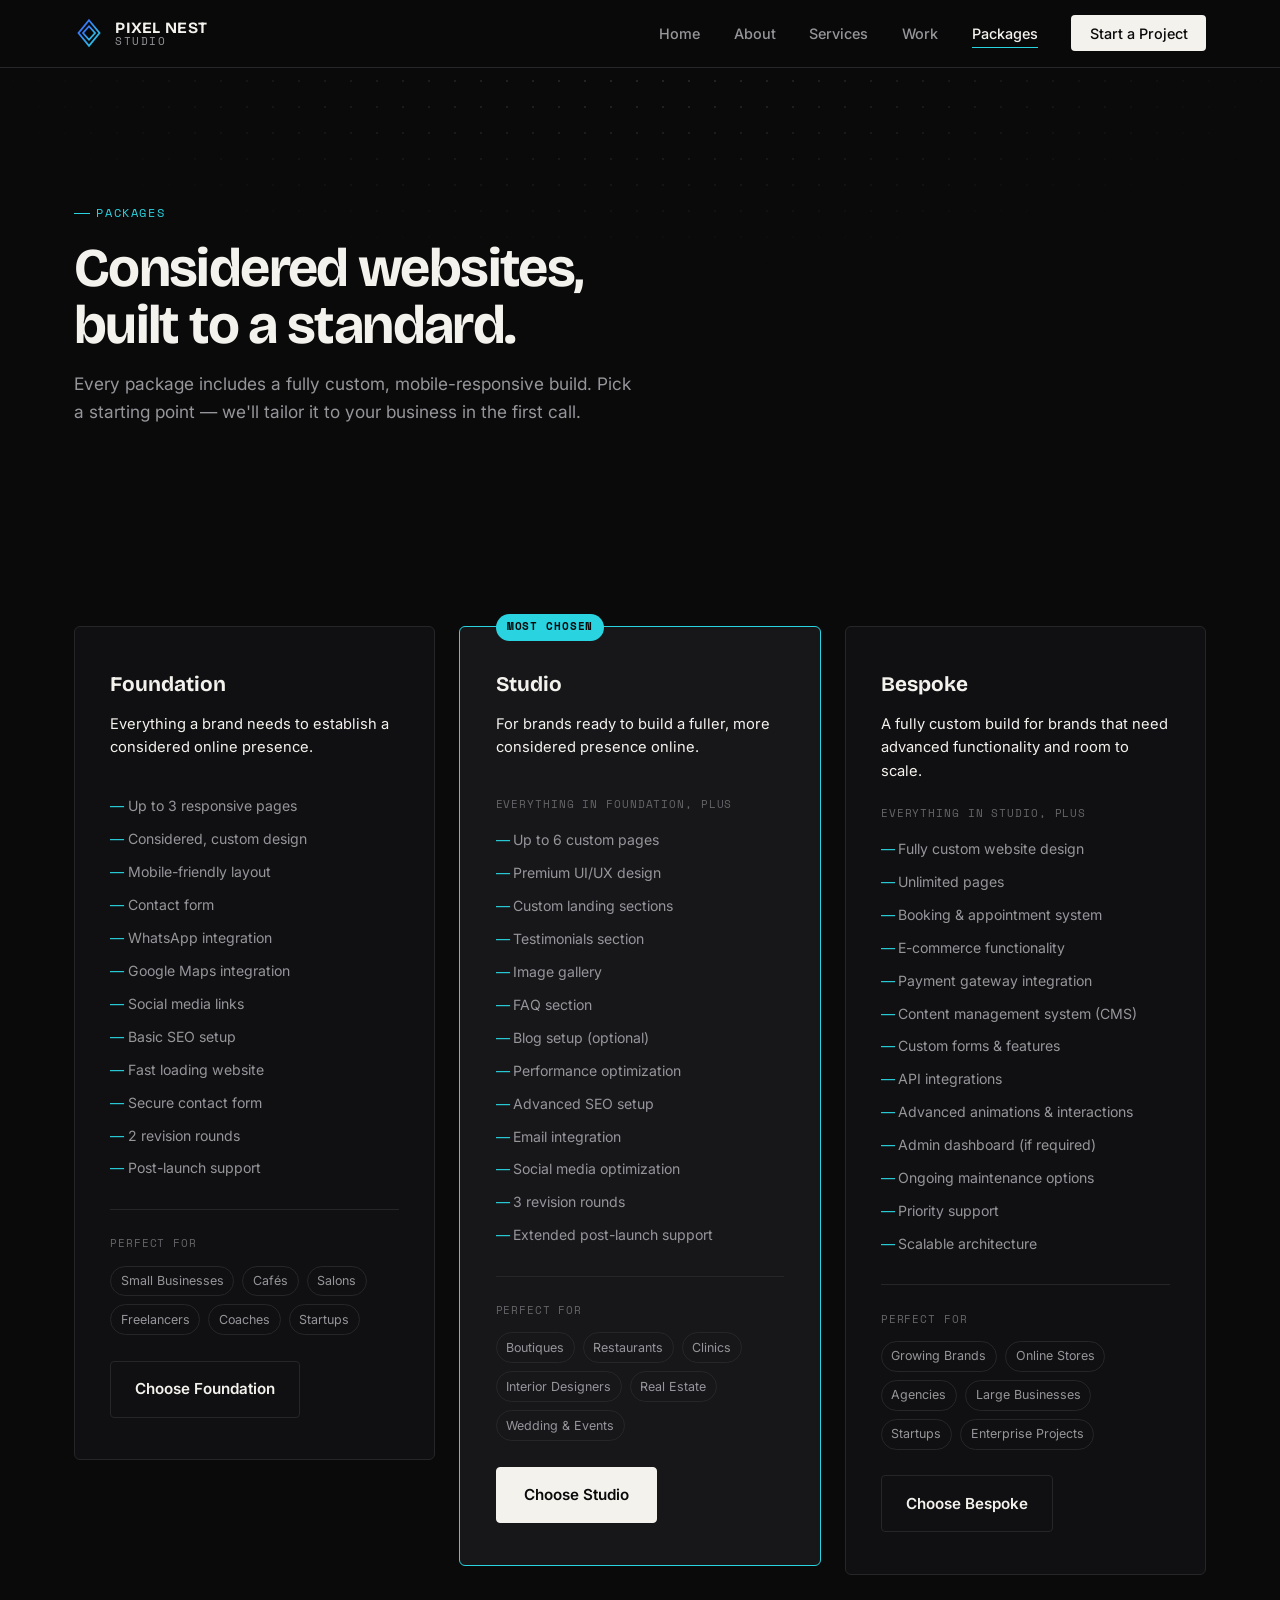
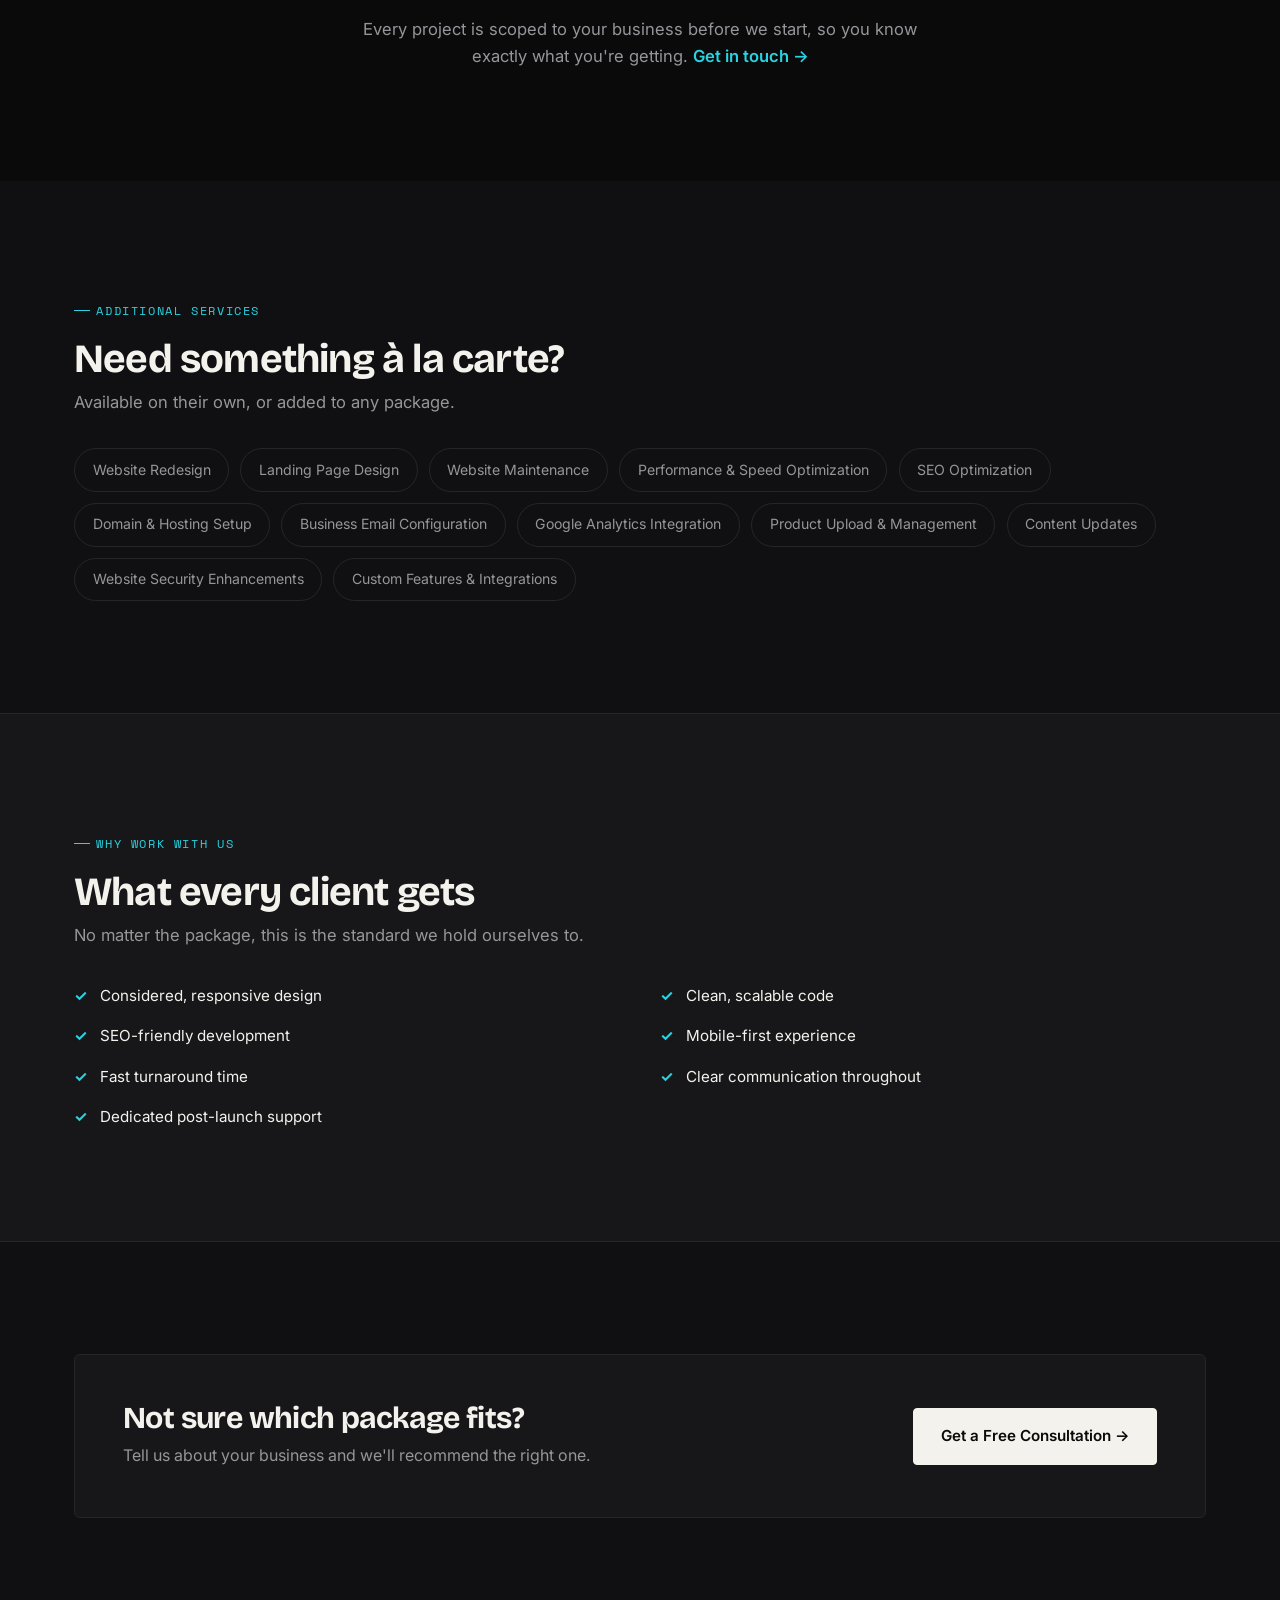
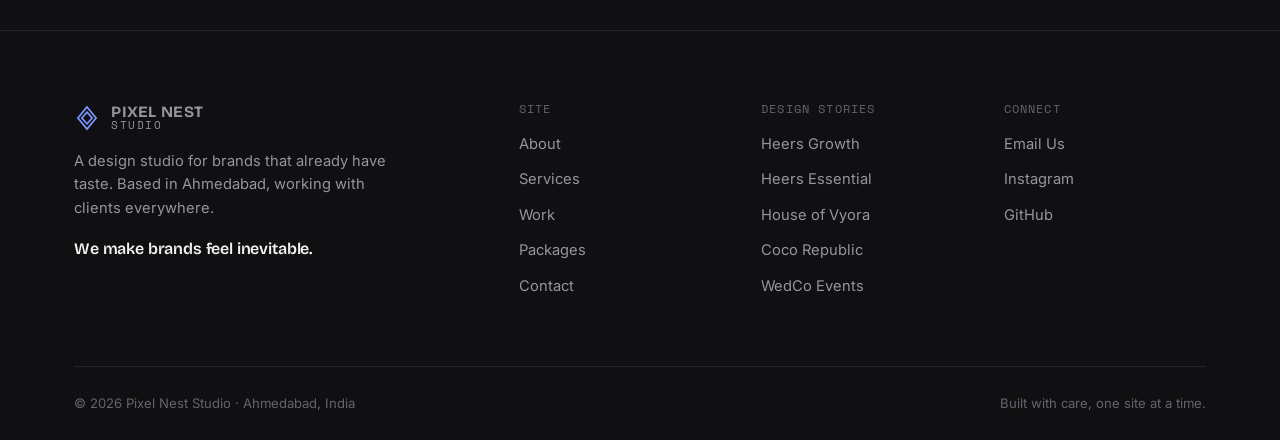
<file: pricing.html>
<!DOCTYPE html>
<html lang="en">
<head>
<meta charset="UTF-8">
<meta name="viewport" content="width=device-width, initial-scale=1.0">
<title>Packages — Pixel Nest Studio</title>
<meta name="description" content="Website packages from Pixel Nest Studio — Foundation, Studio, and Bespoke.">
<link rel="preconnect" href="https://fonts.googleapis.com">
<link href="https://fonts.googleapis.com/css2?family=Bricolage+Grotesque:opsz,wght@12..96,400..800&family=Inter:wght@400;500;600;700&family=Space+Mono:wght@400;700&display=swap" rel="stylesheet">
<link rel="stylesheet" href="assets/style.css">
</head>
<body>
<div class="scroll-progress"></div>

<nav>
  <div class="nav-inner">
    <a href="index.html" class="nav-brand">
      <div class="nest-mark">
        <svg viewBox="0 0 40 40" xmlns="http://www.w3.org/2000/svg">
          <defs><linearGradient id="ng1" x1="0" y1="0" x2="1" y2="1">
            <stop offset="0%" stop-color="#3D5FFF"/><stop offset="100%" stop-color="#29D3E0"/>
          </linearGradient></defs>
          <path d="M20 3 L34 20 L20 37 L6 20 Z" fill="none" stroke="url(#ng1)" stroke-width="2.4"/>
          <path d="M20 11 L28 20 L20 29 L12 20 Z" fill="none" stroke="url(#ng1)" stroke-width="2.4"/>
        </svg>
      </div>
      <div class="nav-word">PIXEL NEST<span>STUDIO</span></div>
    </a>
    <ul class="nav-links" id="navLinks">
      <li><a href="index.html">Home</a></li>
      <li><a href="about.html">About</a></li>
      <li><a href="services.html">Services</a></li>
      <li><a href="work.html">Work</a></li>
      <li><a href="pricing.html" class="active">Packages</a></li>
      <li><a href="contact.html" class="nav-cta">Start a Project</a></li>
    </ul>
    <button class="nav-toggle" id="navToggle" aria-label="Menu"><span></span><span></span><span></span></button>
  </div>
</nav>

<section class="page-hero">
  <div class="dot-grid"></div>
  <div class="wrap">
    <div class="eyebrow">Packages</div>
    <h1>Considered websites,<br>built to a standard.</h1>
    <p>Every package includes a fully custom, mobile-responsive build. Pick a starting point — we'll tailor it to your business in the first call.</p>
  </div>
</section>

<section>
  <div class="wrap">
    <div class="price-grid">
      <div class="price-card fade-in">
        <div class="price-name">Foundation</div>
        <div class="price-desc">Everything a brand needs to establish a considered online presence.</div>
        <ul class="price-features">
          <li>Up to 3 responsive pages</li>
          <li>Considered, custom design</li>
          <li>Mobile-friendly layout</li>
          <li>Contact form</li>
          <li>WhatsApp integration</li>
          <li>Google Maps integration</li>
          <li>Social media links</li>
          <li>Basic SEO setup</li>
          <li>Fast loading website</li>
          <li>Secure contact form</li>
          <li>2 revision rounds</li>
          <li>Post-launch support</li>
        </ul>
        <div class="perfect-for">
          <div class="perfect-for-label">Perfect for</div>
          <div class="perfect-tags">
            <span class="perfect-tag">Small Businesses</span>
            <span class="perfect-tag">Cafés</span>
            <span class="perfect-tag">Salons</span>
            <span class="perfect-tag">Freelancers</span>
            <span class="perfect-tag">Coaches</span>
            <span class="perfect-tag">Startups</span>
          </div>
        </div>
        <a href="contact.html" class="btn-ghost" style="margin-top:1.6rem">Choose Foundation</a>
      </div>

      <div class="price-card featured fade-in">
        <div class="price-badge">Most Chosen</div>
        <div class="price-name">Studio</div>
        <div class="price-desc">For brands ready to build a fuller, more considered presence online.</div>
        <span class="price-plus">Everything in Foundation, plus</span>
        <ul class="price-features">
          <li>Up to 6 custom pages</li>
          <li>Premium UI/UX design</li>
          <li>Custom landing sections</li>
          <li>Testimonials section</li>
          <li>Image gallery</li>
          <li>FAQ section</li>
          <li>Blog setup (optional)</li>
          <li>Performance optimization</li>
          <li>Advanced SEO setup</li>
          <li>Email integration</li>
          <li>Social media optimization</li>
          <li>3 revision rounds</li>
          <li>Extended post-launch support</li>
        </ul>
        <div class="perfect-for">
          <div class="perfect-for-label">Perfect for</div>
          <div class="perfect-tags">
            <span class="perfect-tag">Boutiques</span>
            <span class="perfect-tag">Restaurants</span>
            <span class="perfect-tag">Clinics</span>
            <span class="perfect-tag">Interior Designers</span>
            <span class="perfect-tag">Real Estate</span>
            <span class="perfect-tag">Wedding & Events</span>
          </div>
        </div>
        <a href="contact.html" class="btn-primary" style="margin-top:1.6rem">Choose Studio</a>
      </div>

      <div class="price-card fade-in">
        <div class="price-name">Bespoke</div>
        <div class="price-desc">A fully custom build for brands that need advanced functionality and room to scale.</div>
        <span class="price-plus">Everything in Studio, plus</span>
        <ul class="price-features">
          <li>Fully custom website design</li>
          <li>Unlimited pages</li>
          <li>Booking & appointment system</li>
          <li>E-commerce functionality</li>
          <li>Payment gateway integration</li>
          <li>Content management system (CMS)</li>
          <li>Custom forms & features</li>
          <li>API integrations</li>
          <li>Advanced animations & interactions</li>
          <li>Admin dashboard (if required)</li>
          <li>Ongoing maintenance options</li>
          <li>Priority support</li>
          <li>Scalable architecture</li>
        </ul>
        <div class="perfect-for">
          <div class="perfect-for-label">Perfect for</div>
          <div class="perfect-tags">
            <span class="perfect-tag">Growing Brands</span>
            <span class="perfect-tag">Online Stores</span>
            <span class="perfect-tag">Agencies</span>
            <span class="perfect-tag">Large Businesses</span>
            <span class="perfect-tag">Startups</span>
            <span class="perfect-tag">Enterprise Projects</span>
          </div>
        </div>
        <a href="contact.html" class="btn-ghost" style="margin-top:1.6rem">Choose Bespoke</a>
      </div>
    </div>
    <p class="sec-sub center fade-in" style="margin:2.6rem auto 0">Every project is scoped to your business before we start, so you know exactly what you're getting. <a href="contact.html" style="color:var(--cyan);font-weight:600">Get in touch →</a></p>
  </div>
</section>

<section class="alt">
  <div class="wrap">
    <div class="eyebrow">Additional services</div>
    <h2 class="sec-title fade-in">Need something à la carte?</h2>
    <p class="sec-sub fade-in">Available on their own, or added to any package.</p>
    <div class="addon-grid">
      <div class="addon-chip fade-in">Website Redesign</div>
      <div class="addon-chip fade-in">Landing Page Design</div>
      <div class="addon-chip fade-in">Website Maintenance</div>
      <div class="addon-chip fade-in">Performance & Speed Optimization</div>
      <div class="addon-chip fade-in">SEO Optimization</div>
      <div class="addon-chip fade-in">Domain & Hosting Setup</div>
      <div class="addon-chip fade-in">Business Email Configuration</div>
      <div class="addon-chip fade-in">Google Analytics Integration</div>
      <div class="addon-chip fade-in">Product Upload & Management</div>
      <div class="addon-chip fade-in">Content Updates</div>
      <div class="addon-chip fade-in">Website Security Enhancements</div>
      <div class="addon-chip fade-in">Custom Features & Integrations</div>
    </div>
  </div>
</section>

<section class="surface">
  <div class="wrap">
    <div class="eyebrow">Why work with us</div>
    <h2 class="sec-title fade-in">What every client gets</h2>
    <p class="sec-sub fade-in">No matter the package, this is the standard we hold ourselves to.</p>
    <div class="check-grid">
      <div class="check-item fade-in">Considered, responsive design</div>
      <div class="check-item fade-in">Clean, scalable code</div>
      <div class="check-item fade-in">SEO-friendly development</div>
      <div class="check-item fade-in">Mobile-first experience</div>
      <div class="check-item fade-in">Fast turnaround time</div>
      <div class="check-item fade-in">Clear communication throughout</div>
      <div class="check-item fade-in">Dedicated post-launch support</div>
    </div>
  </div>
</section>

<section class="alt">
  <div class="wrap">
    <div class="cta-band fade-in">
      <div>
        <h2>Not sure which package fits?</h2>
        <p>Tell us about your business and we'll recommend the right one.</p>
      </div>
      <a href="contact.html" class="btn-primary">Get a Free Consultation →</a>
    </div>
  </div>
</section>

<footer>
  <div class="wrap">
    <div class="foot-top">
      <div class="foot-brand-block">
        <div class="nav-brand">
          <div class="nest-mark" style="width:26px;height:26px">
            <svg viewBox="0 0 40 40" xmlns="http://www.w3.org/2000/svg">
              <path d="M20 3 L34 20 L20 37 L6 20 Z" fill="none" stroke="#7C97FF" stroke-width="2.6"/>
              <path d="M20 11 L28 20 L20 29 L12 20 Z" fill="none" stroke="#7C97FF" stroke-width="2.6"/>
            </svg>
          </div>
          <div class="nav-word">PIXEL NEST<span>STUDIO</span></div>
        </div>
        A design studio for brands that already have taste. Based in Ahmedabad, working with clients everywhere.
        <div class="foot-motto">We make brands feel inevitable.</div>
      </div>
      <div class="foot-col">
        <h4>Site</h4>
        <a href="about.html">About</a>
        <a href="services.html">Services</a>
        <a href="work.html">Work</a>
        <a href="pricing.html">Packages</a>
        <a href="contact.html">Contact</a>
      </div>
      <div class="foot-col">
        <h4>Design Stories</h4>
        <a href="case-heers-growth.html">Heers Growth</a>
        <a href="case-heers-essential.html">Heers Essential</a>
        <a href="case-house-of-vyora.html">House of Vyora</a>
        <a href="case-coco-republic.html">Coco Republic</a>
        <a href="case-wedco-events.html">WedCo Events</a>
      </div>
      <div class="foot-col">
        <h4>Connect</h4>
        <a href="mailto:pixelneststudio.hq@gmail.com">Email Us</a>
        <a href="https://instagram.com/pixelnest_hq" target="_blank" rel="noopener noreferrer">Instagram</a>
        <a href="https://github.com/natashakosrekar5-cpu" target="_blank" rel="noopener noreferrer">GitHub</a>
      </div>
    </div>
    <div class="foot-inner">
      <div class="foot-copy">© 2026 Pixel Nest Studio · Ahmedabad, India</div>
      <div class="foot-copy">Built with care, one site at a time.</div>
    </div>
  </div>
</footer>

<a href="https://instagram.com/pixelnest_hq" target="_blank" rel="noopener noreferrer" class="insta-float" aria-label="Follow @pixelnest_hq on Instagram">
  <svg viewBox="0 0 24 24" fill="none" stroke="currentColor" stroke-width="2" stroke-linecap="round" stroke-linejoin="round"><rect x="2" y="2" width="20" height="20" rx="5.5"/><circle cx="12" cy="12" r="4"/><circle cx="17.3" cy="6.7" r="1.1" fill="currentColor" stroke="none"/></svg>
  @pixelnest_hq
</a>

<script src="assets/script.js"></script>
</body>
</html>
</file>
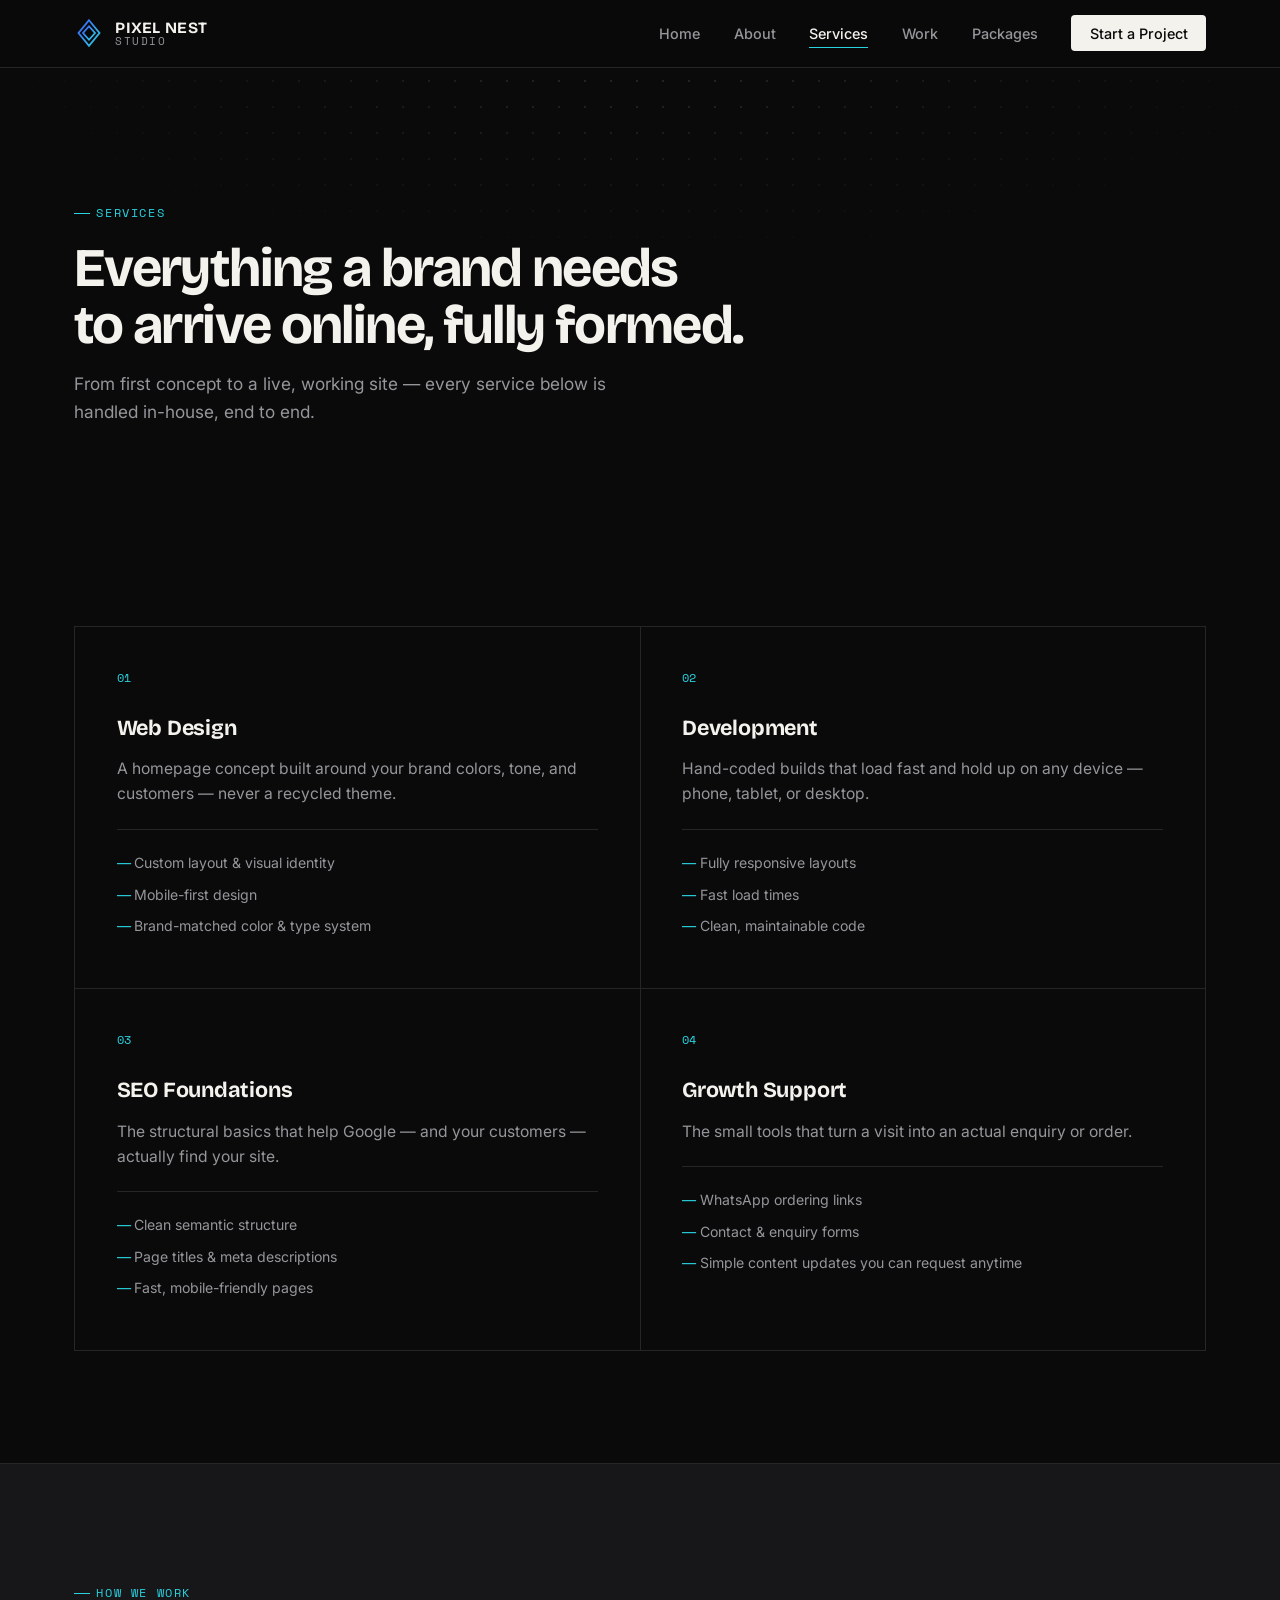
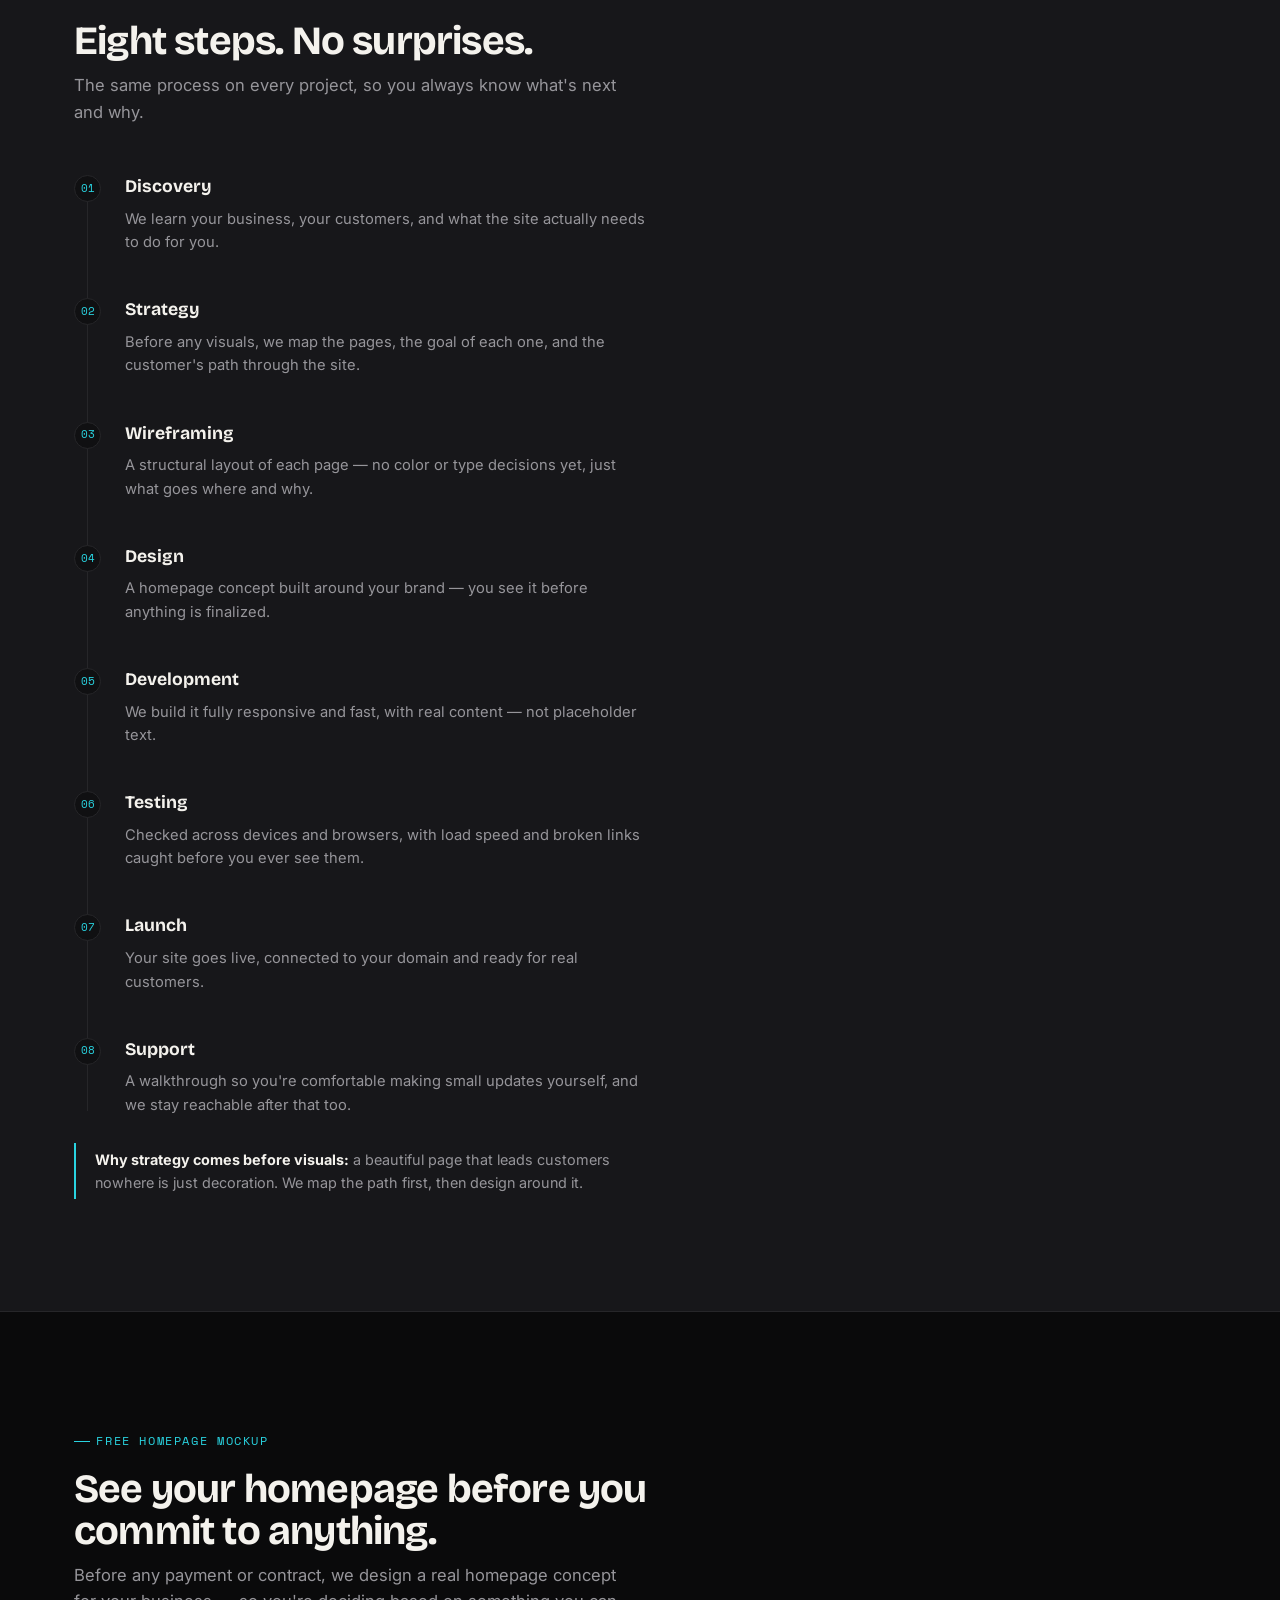
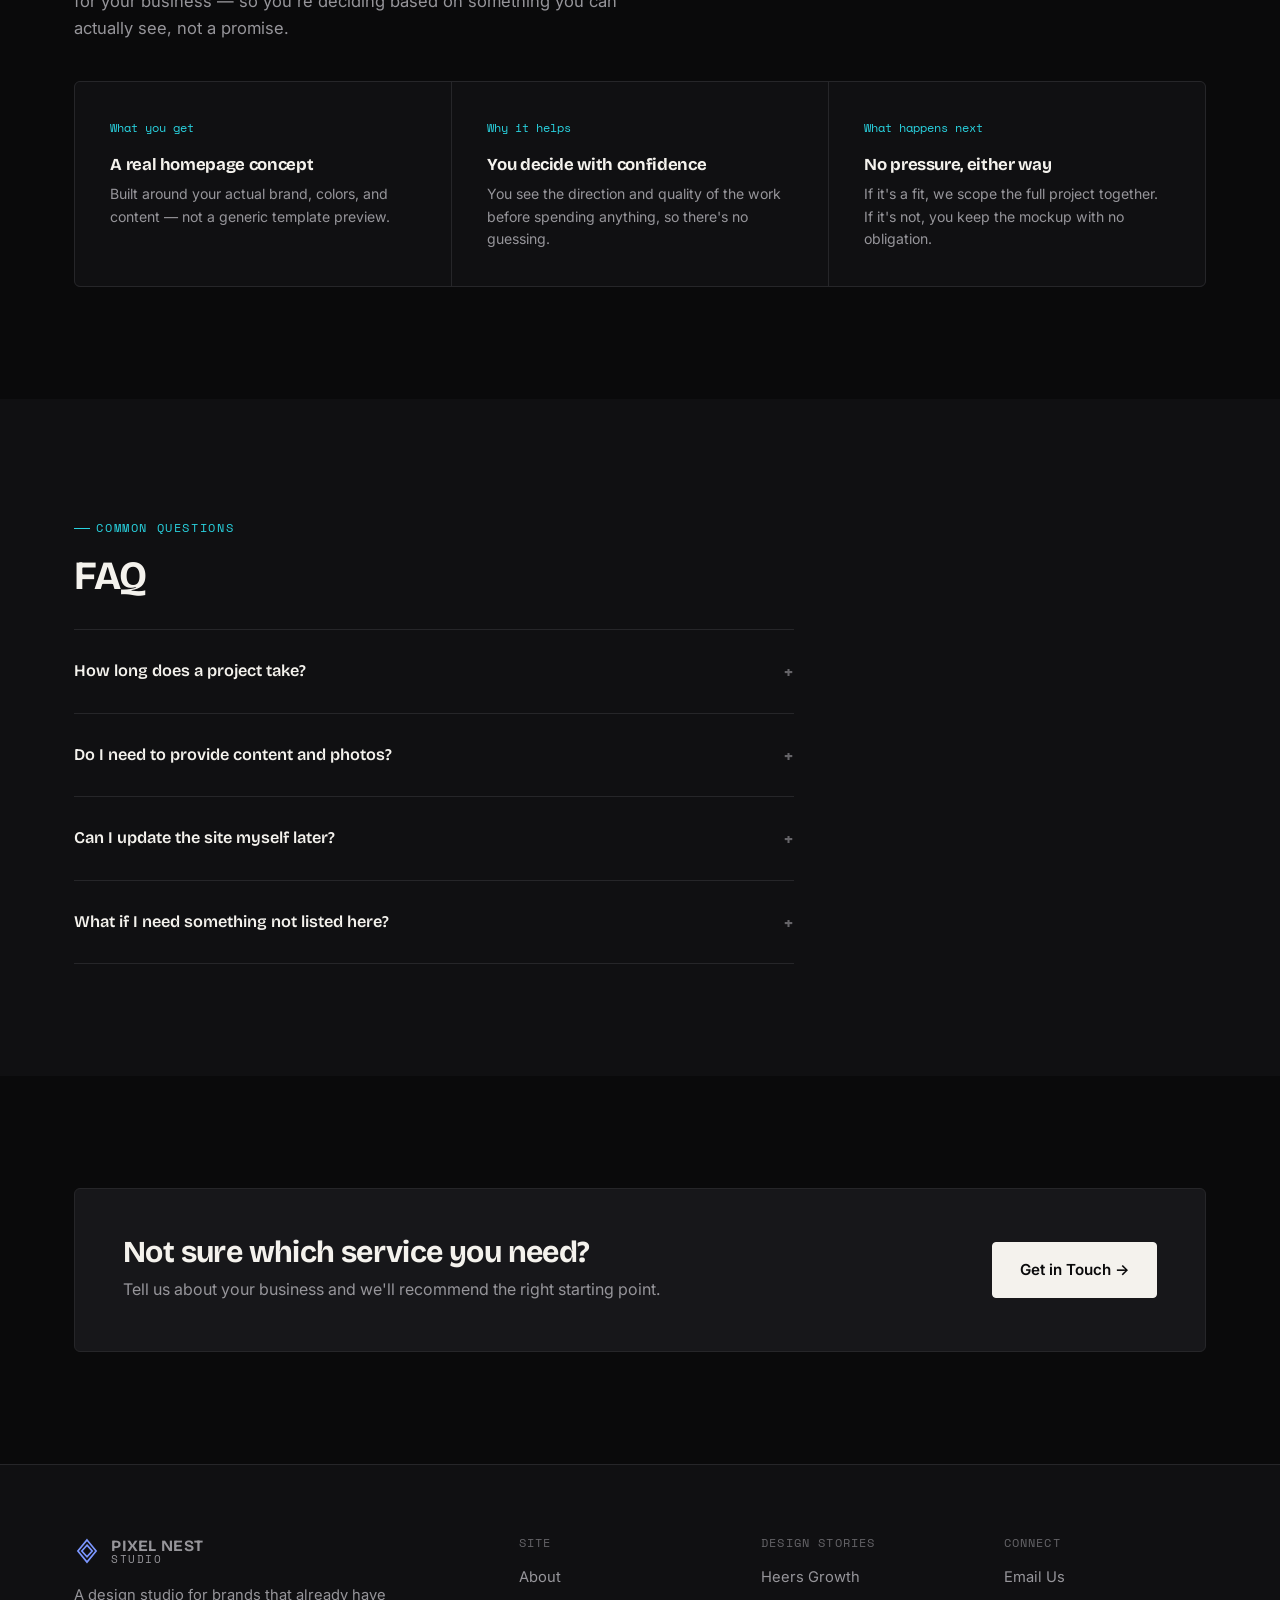
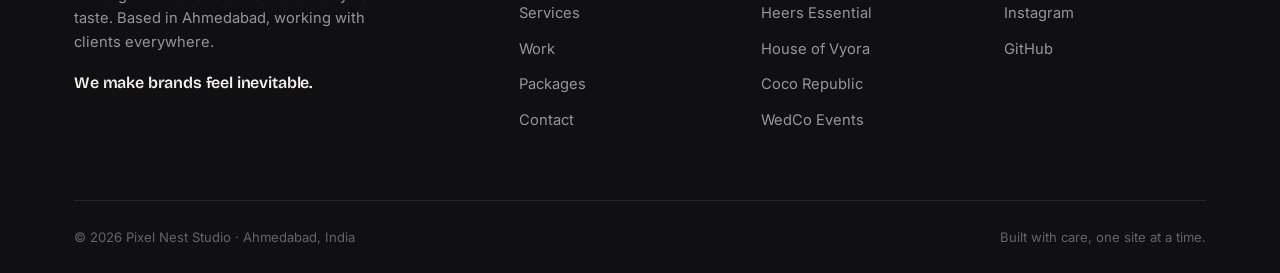
<file: services.html>
<!DOCTYPE html>
<html lang="en">
<head>
<meta charset="UTF-8">
<meta name="viewport" content="width=device-width, initial-scale=1.0">
<title>Services — Pixel Nest Studio</title>
<meta name="description" content="Web design, development, SEO foundations, and growth support — handled end to end by Pixel Nest Studio.">
<link rel="preconnect" href="https://fonts.googleapis.com">
<link href="https://fonts.googleapis.com/css2?family=Bricolage+Grotesque:opsz,wght@12..96,400..800&family=Inter:wght@400;500;600;700&family=Space+Mono:wght@400;700&display=swap" rel="stylesheet">
<link rel="stylesheet" href="assets/style.css">
</head>
<body>
<div class="scroll-progress"></div>

<nav>
  <div class="nav-inner">
    <a href="index.html" class="nav-brand">
      <div class="nest-mark">
        <svg viewBox="0 0 40 40" xmlns="http://www.w3.org/2000/svg">
          <defs><linearGradient id="ng1" x1="0" y1="0" x2="1" y2="1">
            <stop offset="0%" stop-color="#3D5FFF"/><stop offset="100%" stop-color="#29D3E0"/>
          </linearGradient></defs>
          <path d="M20 3 L34 20 L20 37 L6 20 Z" fill="none" stroke="url(#ng1)" stroke-width="2.4"/>
          <path d="M20 11 L28 20 L20 29 L12 20 Z" fill="none" stroke="url(#ng1)" stroke-width="2.4"/>
        </svg>
      </div>
      <div class="nav-word">PIXEL NEST<span>STUDIO</span></div>
    </a>
    <ul class="nav-links" id="navLinks">
      <li><a href="index.html">Home</a></li>
      <li><a href="about.html">About</a></li>
      <li><a href="services.html" class="active">Services</a></li>
      <li><a href="work.html">Work</a></li>
      <li><a href="pricing.html">Packages</a></li>
      <li><a href="contact.html" class="nav-cta">Start a Project</a></li>
    </ul>
    <button class="nav-toggle" id="navToggle" aria-label="Menu"><span></span><span></span><span></span></button>
  </div>
</nav>

<section class="page-hero">
  <div class="dot-grid"></div>
  <div class="wrap">
    <div class="eyebrow">Services</div>
    <h1>Everything a brand needs<br>to arrive online, fully formed.</h1>
    <p>From first concept to a live, working site — every service below is handled in-house, end to end.</p>
  </div>
</section>

<section>
  <div class="wrap">
    <div class="serv-grid">
      <div class="serv-card fade-in">
        <span class="serv-num">01</span>
        <div class="serv-name">Web Design</div>
        <div class="serv-desc">A homepage concept built around your brand colors, tone, and customers — never a recycled theme.</div>
        <ul class="serv-list">
          <li>Custom layout & visual identity</li>
          <li>Mobile-first design</li>
          <li>Brand-matched color & type system</li>
        </ul>
      </div>
      <div class="serv-card fade-in">
        <span class="serv-num">02</span>
        <div class="serv-name">Development</div>
        <div class="serv-desc">Hand-coded builds that load fast and hold up on any device — phone, tablet, or desktop.</div>
        <ul class="serv-list">
          <li>Fully responsive layouts</li>
          <li>Fast load times</li>
          <li>Clean, maintainable code</li>
        </ul>
      </div>
      <div class="serv-card fade-in">
        <span class="serv-num">03</span>
        <div class="serv-name">SEO Foundations</div>
        <div class="serv-desc">The structural basics that help Google — and your customers — actually find your site.</div>
        <ul class="serv-list">
          <li>Clean semantic structure</li>
          <li>Page titles & meta descriptions</li>
          <li>Fast, mobile-friendly pages</li>
        </ul>
      </div>
      <div class="serv-card fade-in">
        <span class="serv-num">04</span>
        <div class="serv-name">Growth Support</div>
        <div class="serv-desc">The small tools that turn a visit into an actual enquiry or order.</div>
        <ul class="serv-list">
          <li>WhatsApp ordering links</li>
          <li>Contact & enquiry forms</li>
          <li>Simple content updates you can request anytime</li>
        </ul>
      </div>
    </div>
  </div>
</section>

<section class="surface">
  <div class="wrap">
    <div class="eyebrow">How we work</div>
    <h2 class="sec-title fade-in">Eight steps. No surprises.</h2>
    <p class="sec-sub fade-in">The same process on every project, so you always know what's next and why.</p>
    <div class="timeline">
      <div class="tl-step fade-in">
        <div class="tl-dot">01</div>
        <div class="tl-name">Discovery</div>
        <p class="tl-desc">We learn your business, your customers, and what the site actually needs to do for you.</p>
      </div>
      <div class="tl-step fade-in">
        <div class="tl-dot">02</div>
        <div class="tl-name">Strategy</div>
        <p class="tl-desc">Before any visuals, we map the pages, the goal of each one, and the customer's path through the site.</p>
      </div>
      <div class="tl-step fade-in">
        <div class="tl-dot">03</div>
        <div class="tl-name">Wireframing</div>
        <p class="tl-desc">A structural layout of each page — no color or type decisions yet, just what goes where and why.</p>
      </div>
      <div class="tl-step fade-in">
        <div class="tl-dot">04</div>
        <div class="tl-name">Design</div>
        <p class="tl-desc">A homepage concept built around your brand — you see it before anything is finalized.</p>
      </div>
      <div class="tl-step fade-in">
        <div class="tl-dot">05</div>
        <div class="tl-name">Development</div>
        <p class="tl-desc">We build it fully responsive and fast, with real content — not placeholder text.</p>
      </div>
      <div class="tl-step fade-in">
        <div class="tl-dot">06</div>
        <div class="tl-name">Testing</div>
        <p class="tl-desc">Checked across devices and browsers, with load speed and broken links caught before you ever see them.</p>
      </div>
      <div class="tl-step fade-in">
        <div class="tl-dot">07</div>
        <div class="tl-name">Launch</div>
        <p class="tl-desc">Your site goes live, connected to your domain and ready for real customers.</p>
      </div>
      <div class="tl-step fade-in">
        <div class="tl-dot">08</div>
        <div class="tl-name">Support</div>
        <p class="tl-desc">A walkthrough so you're comfortable making small updates yourself, and we stay reachable after that too.</p>
      </div>
    </div>
    <div class="edu-note fade-in"><b>Why strategy comes before visuals:</b> a beautiful page that leads customers nowhere is just decoration. We map the path first, then design around it.</div>
  </div>
</section>

<!-- FREE HOMEPAGE MOCKUP OFFER -->
<section>
  <div class="wrap">
    <div class="eyebrow">Free homepage mockup</div>
    <h2 class="sec-title fade-in">See your homepage before you commit to anything.</h2>
    <p class="sec-sub fade-in">Before any payment or contract, we design a real homepage concept for your business — so you're deciding based on something you can actually see, not a promise.</p>
    <div class="offer-card">
      <div class="offer-step fade-in">
        <span class="offer-step-n">What you get</span>
        <h3>A real homepage concept</h3>
        <p>Built around your actual brand, colors, and content — not a generic template preview.</p>
      </div>
      <div class="offer-step fade-in">
        <span class="offer-step-n">Why it helps</span>
        <h3>You decide with confidence</h3>
        <p>You see the direction and quality of the work before spending anything, so there's no guessing.</p>
      </div>
      <div class="offer-step fade-in">
        <span class="offer-step-n">What happens next</span>
        <h3>No pressure, either way</h3>
        <p>If it's a fit, we scope the full project together. If it's not, you keep the mockup with no obligation.</p>
      </div>
    </div>
  </div>
</section>

<section class="alt">
  <div class="wrap">
    <div class="eyebrow">Common questions</div>
    <h2 class="sec-title fade-in">FAQ</h2>
    <div style="max-width:720px;margin-top:2rem">
      <div class="faq-item accordion fade-in">
        <div class="faq-q">How long does a project take?</div>
        <div class="faq-a">Most single-page sites are ready in 3–5 days. Multi-page sites with more content or custom features usually take 7–10 days.</div>
      </div>
      <div class="faq-item accordion fade-in">
        <div class="faq-q">Do I need to provide content and photos?</div>
        <div class="faq-a">Ideally yes — your own photos and details make the site feel authentic. If you don't have them ready, we'll help you figure out what's needed and can work with placeholders until you do.</div>
      </div>
      <div class="faq-item accordion fade-in">
        <div class="faq-q">Can I update the site myself later?</div>
        <div class="faq-a">Yes. We walk you through how to make simple text and image updates after launch, and we're always reachable for anything bigger.</div>
      </div>
      <div class="faq-item accordion fade-in">
        <div class="faq-q">What if I need something not listed here?</div>
        <div class="faq-a">Just ask. Most requests — booking systems, galleries, multilingual pages — are possible; we'll tell you honestly if something isn't a good fit.</div>
      </div>
    </div>
  </div>
</section>

<section>
  <div class="wrap">
    <div class="cta-band fade-in">
      <div>
        <h2>Not sure which service you need?</h2>
        <p>Tell us about your business and we'll recommend the right starting point.</p>
      </div>
      <a href="contact.html" class="btn-primary">Get in Touch →</a>
    </div>
  </div>
</section>

<footer>
  <div class="wrap">
    <div class="foot-top">
      <div class="foot-brand-block">
        <div class="nav-brand">
          <div class="nest-mark" style="width:26px;height:26px">
            <svg viewBox="0 0 40 40" xmlns="http://www.w3.org/2000/svg">
              <path d="M20 3 L34 20 L20 37 L6 20 Z" fill="none" stroke="#7C97FF" stroke-width="2.6"/>
              <path d="M20 11 L28 20 L20 29 L12 20 Z" fill="none" stroke="#7C97FF" stroke-width="2.6"/>
            </svg>
          </div>
          <div class="nav-word">PIXEL NEST<span>STUDIO</span></div>
        </div>
        A design studio for brands that already have taste. Based in Ahmedabad, working with clients everywhere.
        <div class="foot-motto">We make brands feel inevitable.</div>
      </div>
      <div class="foot-col">
        <h4>Site</h4>
        <a href="about.html">About</a>
        <a href="services.html">Services</a>
        <a href="work.html">Work</a>
        <a href="pricing.html">Packages</a>
        <a href="contact.html">Contact</a>
      </div>
      <div class="foot-col">
        <h4>Design Stories</h4>
        <a href="case-heers-growth.html">Heers Growth</a>
        <a href="case-heers-essential.html">Heers Essential</a>
        <a href="case-house-of-vyora.html">House of Vyora</a>
        <a href="case-coco-republic.html">Coco Republic</a>
        <a href="case-wedco-events.html">WedCo Events</a>
      </div>
      <div class="foot-col">
        <h4>Connect</h4>
        <a href="mailto:pixelneststudio.hq@gmail.com">Email Us</a>
        <a href="https://instagram.com/pixelnest_hq" target="_blank" rel="noopener noreferrer">Instagram</a>
        <a href="https://github.com/natashakosrekar5-cpu" target="_blank" rel="noopener noreferrer">GitHub</a>
      </div>
    </div>
    <div class="foot-inner">
      <div class="foot-copy">© 2026 Pixel Nest Studio · Ahmedabad, India</div>
      <div class="foot-copy">Built with care, one site at a time.</div>
    </div>
  </div>
</footer>

<a href="https://instagram.com/pixelnest_hq" target="_blank" rel="noopener noreferrer" class="insta-float" aria-label="Follow @pixelnest_hq on Instagram">
  <svg viewBox="0 0 24 24" fill="none" stroke="currentColor" stroke-width="2" stroke-linecap="round" stroke-linejoin="round"><rect x="2" y="2" width="20" height="20" rx="5.5"/><circle cx="12" cy="12" r="4"/><circle cx="17.3" cy="6.7" r="1.1" fill="currentColor" stroke="none"/></svg>
  @pixelnest_hq
</a>

<script src="assets/script.js"></script>
</body>
</html>
</file>
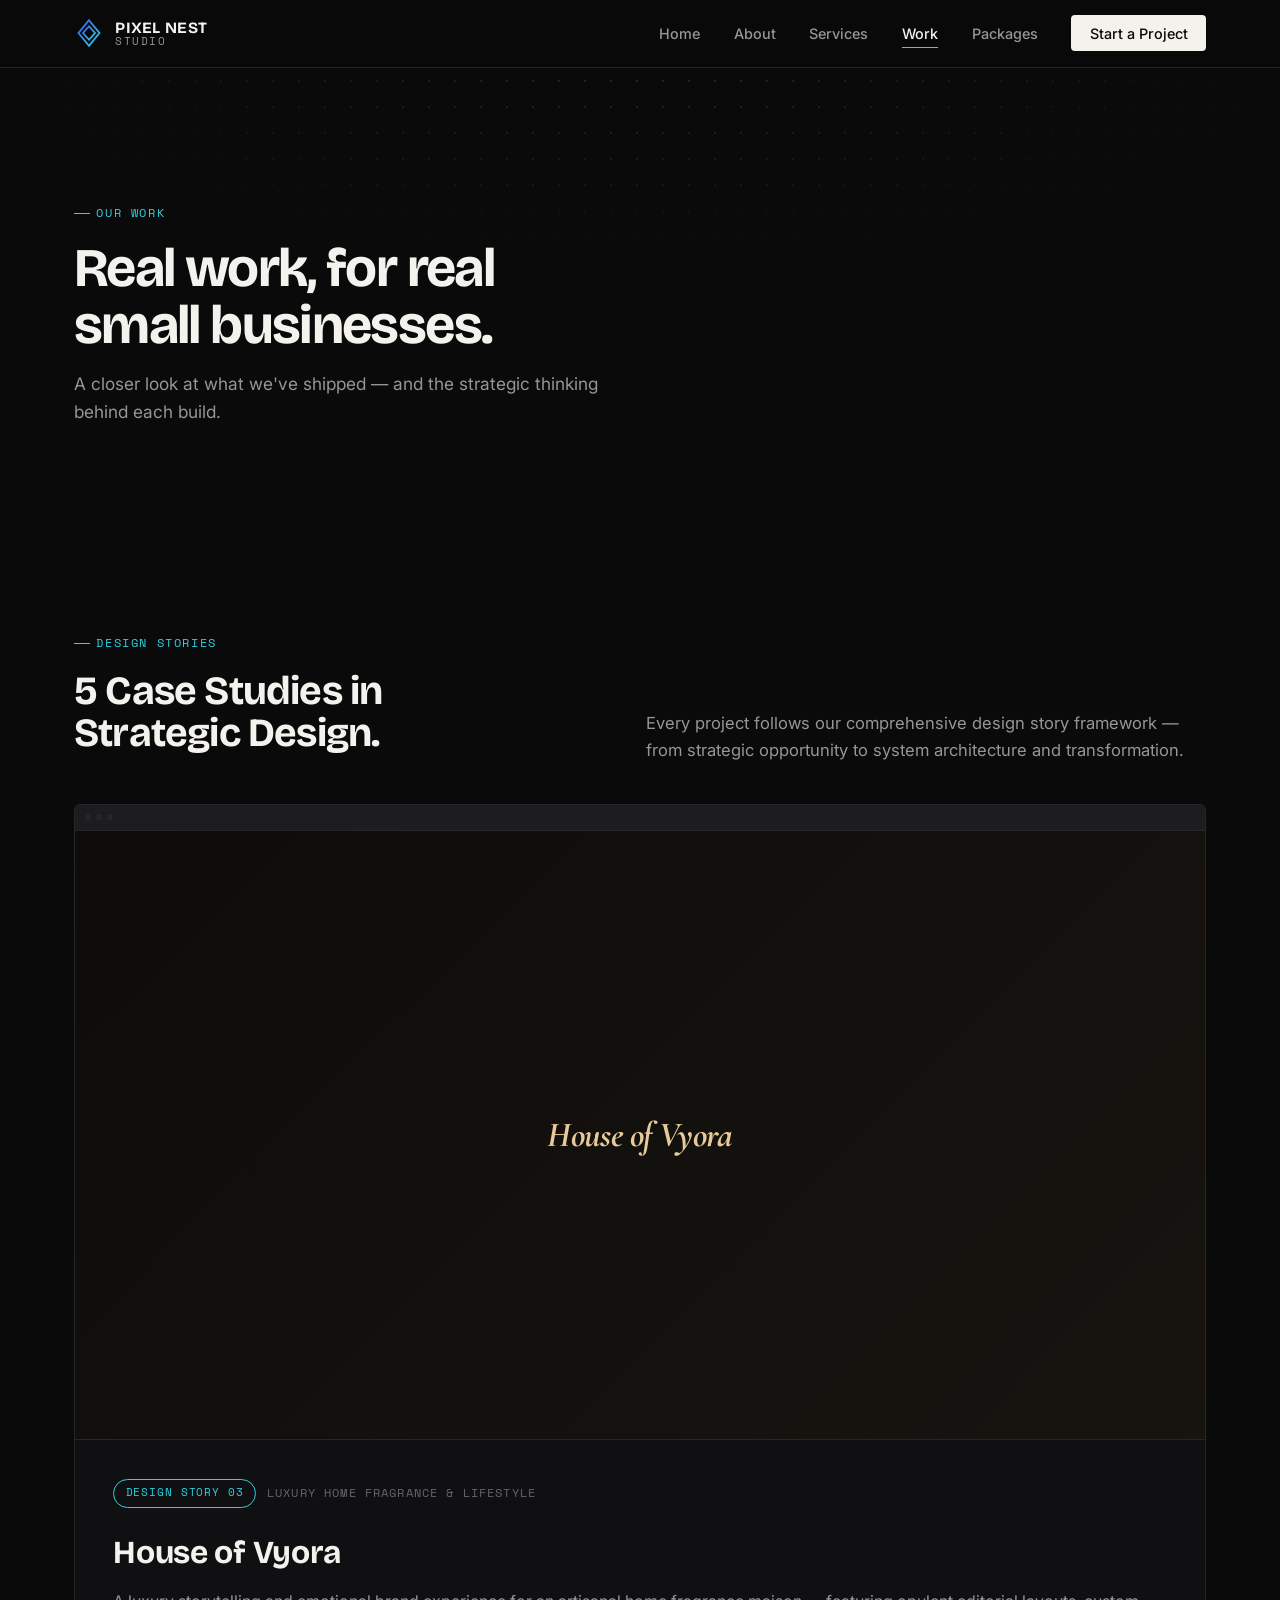
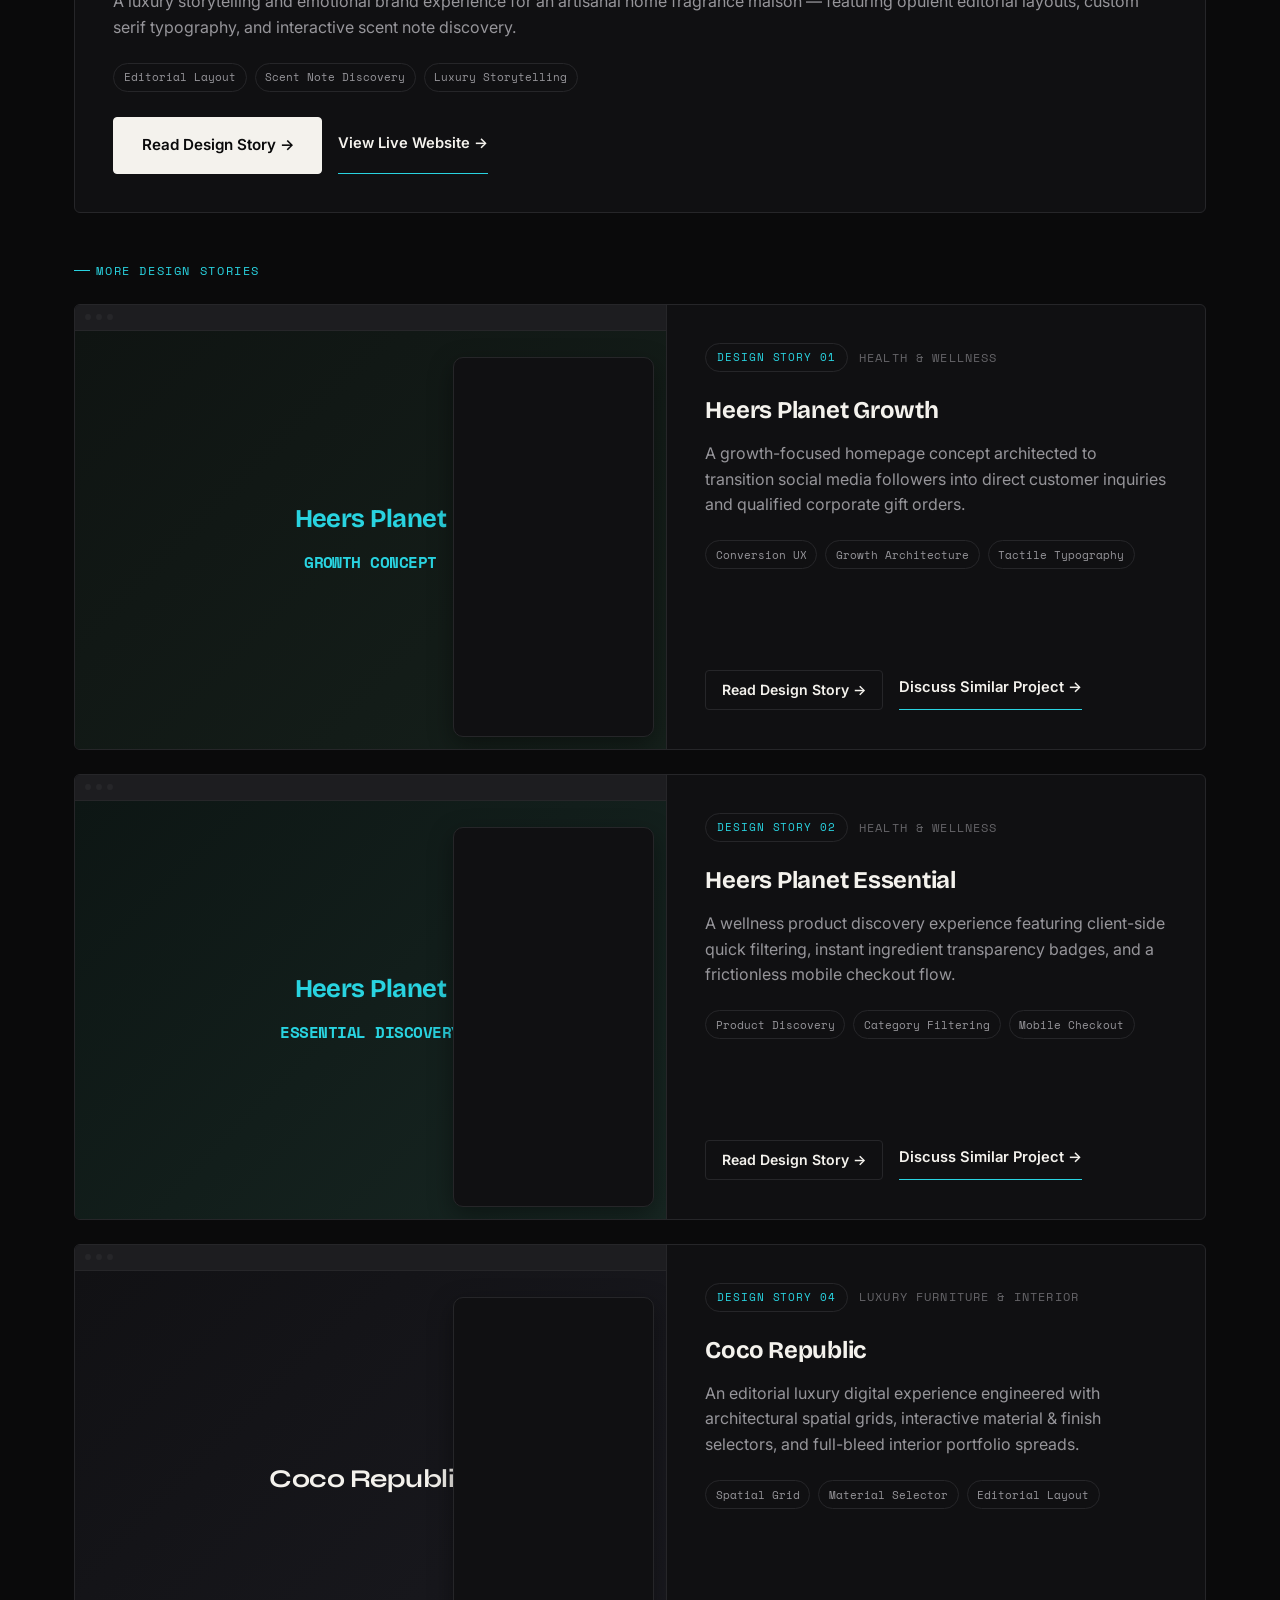
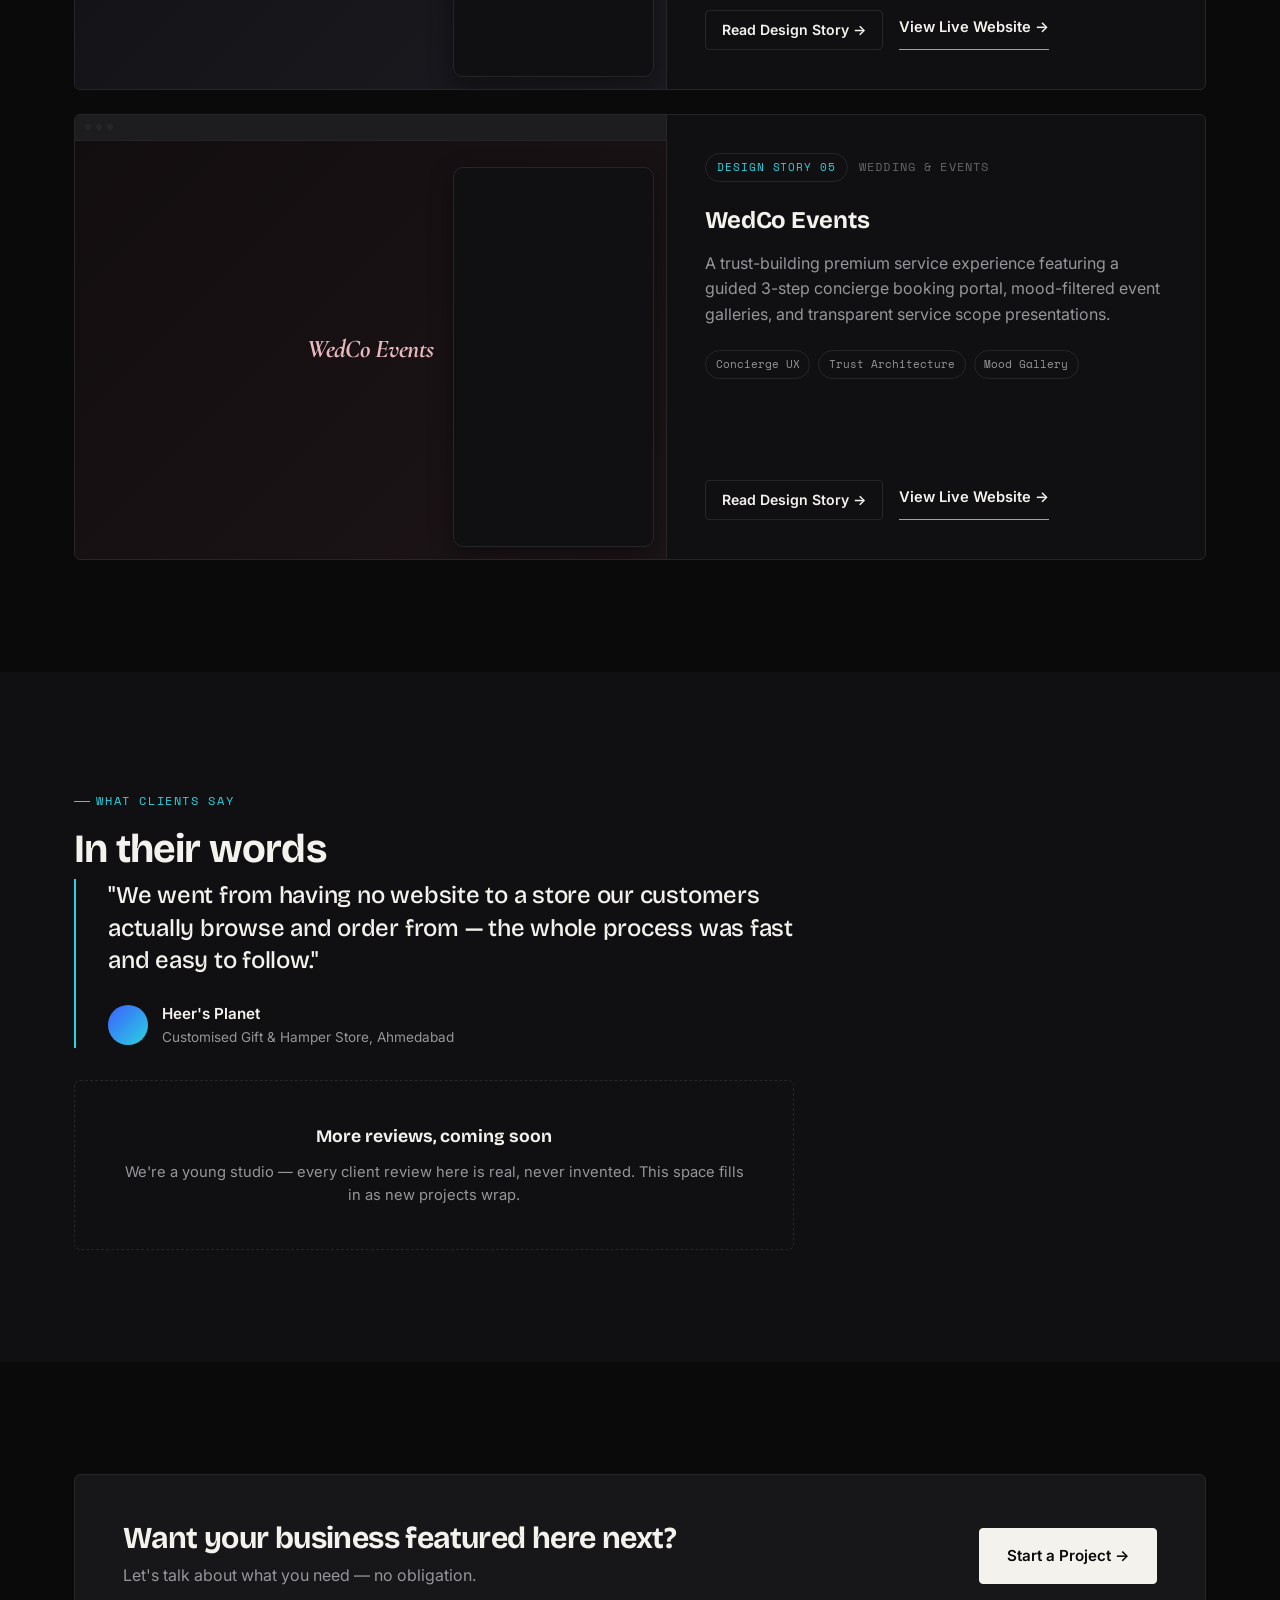
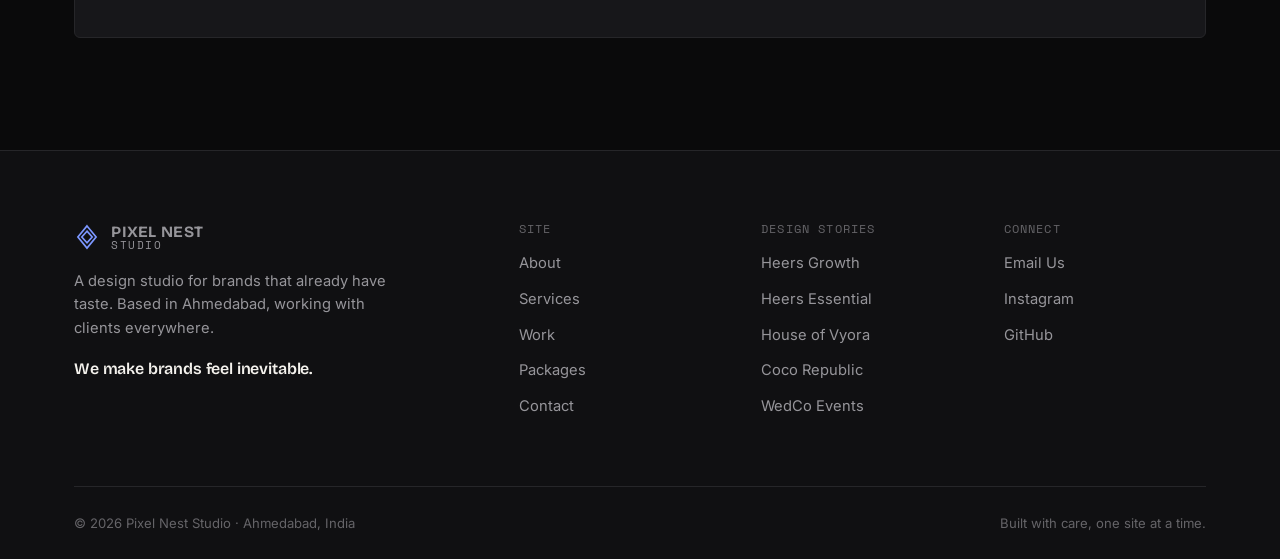
<file: work.html>
<!DOCTYPE html>
<html lang="en">
<head>
<meta charset="UTF-8">
<meta name="viewport" content="width=device-width, initial-scale=1.0">
<title>Work — Pixel Nest Studio</title>
<meta name="description" content="Case studies from Pixel Nest Studio — considered websites built for real small businesses.">
<link rel="preconnect" href="https://fonts.googleapis.com">
<link href="https://fonts.googleapis.com/css2?family=Bricolage+Grotesque:opsz,wght@12..96,400..800&family=Cormorant+Garamond:ital,wght@0,400;0,600;1,400&family=Inter:wght@400;500;600;700&family=Space+Mono:wght@400;700&family=Syne:wght@500;700;800&display=swap" rel="stylesheet">
<link rel="stylesheet" href="assets/style.css">
<style>
  .font-cormorant { font-family: 'Cormorant Garamond', serif; }
  .font-syne { font-family: 'Syne', sans-serif; }
</style>
</head>
<body>
<div class="scroll-progress"></div>

<nav>
  <div class="nav-inner">
    <a href="index.html" class="nav-brand">
      <div class="nest-mark">
        <svg viewBox="0 0 40 40" xmlns="http://www.w3.org/2000/svg">
          <defs><linearGradient id="ng1" x1="0" y1="0" x2="1" y2="1">
            <stop offset="0%" stop-color="#3D5FFF"/><stop offset="100%" stop-color="#29D3E0"/>
          </linearGradient></defs>
          <path d="M20 3 L34 20 L20 37 L6 20 Z" fill="none" stroke="url(#ng1)" stroke-width="2.4"/>
          <path d="M20 11 L28 20 L20 29 L12 20 Z" fill="none" stroke="url(#ng1)" stroke-width="2.4"/>
        </svg>
      </div>
      <div class="nav-word">PIXEL NEST<span>STUDIO</span></div>
    </a>
    <ul class="nav-links" id="navLinks">
      <li><a href="index.html">Home</a></li>
      <li><a href="about.html">About</a></li>
      <li><a href="services.html">Services</a></li>
      <li><a href="work.html" class="active">Work</a></li>
      <li><a href="pricing.html">Packages</a></li>
      <li><a href="contact.html" class="nav-cta">Start a Project</a></li>
    </ul>
    <button class="nav-toggle" id="navToggle" aria-label="Menu"><span></span><span></span><span></span></button>
  </div>
</nav>

<section class="page-hero">
  <div class="dot-grid"></div>
  <div class="wrap">
    <div class="eyebrow">Our work</div>
    <h1>Real work, for real<br>small businesses.</h1>
    <p>A closer look at what we've shipped — and the strategic thinking behind each build.</p>
  </div>
</section>

<!-- FEATURED CASE STUDY & DESIGN STORIES -->
<section id="work">
  <div class="wrap">
    <div class="services-head" style="margin-bottom: 2.5rem;">
      <div>
        <div class="eyebrow">Design Stories</div>
        <h2 class="sec-title fade-in">5 Case Studies in<br>Strategic Design.</h2>
      </div>
      <p class="sec-sub fade-in">Every project follows our comprehensive design story framework — from strategic opportunity to system architecture and transformation.</p>
    </div>

    <!-- FEATURED STORY: HOUSE OF VYORA -->
    <div class="case-grid" style="margin-bottom:2.5rem">
      <div class="case-card featured fade-in">
        <div class="case-mock">
          <div class="mock-browser">
            <div class="mock-bar"><span></span><span></span><span></span></div>
            <div class="mock-screen" style="background: linear-gradient(135deg, #0E0C0A, #171410);">
              <div class="mock-word font-cormorant" style="color: #E8C99A; font-style: italic; font-size: 2.2rem;">House of Vyora</div>
            </div>
          </div>
        </div>
        <div class="case-body">
          <div class="case-top">
            <span class="badge-pill" style="border-color: var(--cyan); color: var(--cyan);">Design Story 03</span>
            <span class="case-cat">Luxury Home Fragrance & Lifestyle</span>
          </div>
          <div class="case-name">House of Vyora</div>
          <div class="case-desc">A luxury storytelling and emotional brand experience for an artisanal home fragrance maison — featuring opulent editorial layouts, custom serif typography, and interactive scent note discovery.</div>
          <div class="case-stack"><span>Editorial Layout</span><span>Scent Note Discovery</span><span>Luxury Storytelling</span></div>
          <div class="case-actions">
            <a href="case-house-of-vyora.html" class="btn-primary">Read Design Story →</a>
            <a href="https://natashakosrekar5-cpu.github.io/house-of-vyora-concept/" target="_blank" rel="noopener noreferrer" class="case-live">View Live Website →</a>
          </div>
        </div>
      </div>
    </div>

    <!-- MORE STORIES GRID -->
    <div class="eyebrow" style="margin-bottom: 1.5rem;">More Design Stories</div>
    <div class="case-grid">

      <!-- STORY 01: HEERS PLANET GROWTH -->
      <div class="case-card fade-in">
        <div class="case-mock">
          <div class="mock-browser">
            <div class="mock-bar"><span></span><span></span><span></span></div>
            <div class="mock-screen" style="background: linear-gradient(135deg, #0F1412, #15201B);">
              <div class="mock-word" style="color: #29D3E0;">Heers Planet<br><span style="font-size: 1rem; font-family: var(--font-mono);">GROWTH CONCEPT</span></div>
            </div>
            <div class="mock-phone"></div>
          </div>
        </div>
        <div class="case-body">
          <div class="case-top">
            <span class="badge-pill">Design Story 01</span>
            <span class="case-cat">Health & Wellness</span>
          </div>
          <div class="case-name">Heers Planet Growth</div>
          <div class="case-desc">A growth-focused homepage concept architected to transition social media followers into direct customer inquiries and qualified corporate gift orders.</div>
          <div class="case-stack"><span>Conversion UX</span><span>Growth Architecture</span><span>Tactile Typography</span></div>
          <div class="case-actions">
            <a href="case-heers-growth.html" class="btn-ghost" style="padding: 0.5rem 1rem; font-size: 0.88rem;">Read Design Story →</a>
            <a href="contact.html" class="case-live">Discuss Similar Project →</a>
          </div>
        </div>
      </div>

      <!-- STORY 02: HEERS PLANET ESSENTIAL -->
      <div class="case-card fade-in">
        <div class="case-mock">
          <div class="mock-browser">
            <div class="mock-bar"><span></span><span></span><span></span></div>
            <div class="mock-screen" style="background: linear-gradient(135deg, #0D1614, #172622);">
              <div class="mock-word" style="color: #29D3E0;">Heers Planet<br><span style="font-size: 1rem; font-family: var(--font-mono);">ESSENTIAL DISCOVERY</span></div>
            </div>
            <div class="mock-phone"></div>
          </div>
        </div>
        <div class="case-body">
          <div class="case-top">
            <span class="badge-pill">Design Story 02</span>
            <span class="case-cat">Health & Wellness</span>
          </div>
          <div class="case-name">Heers Planet Essential</div>
          <div class="case-desc">A wellness product discovery experience featuring client-side quick filtering, instant ingredient transparency badges, and a frictionless mobile checkout flow.</div>
          <div class="case-stack"><span>Product Discovery</span><span>Category Filtering</span><span>Mobile Checkout</span></div>
          <div class="case-actions">
            <a href="case-heers-essential.html" class="btn-ghost" style="padding: 0.5rem 1rem; font-size: 0.88rem;">Read Design Story →</a>
            <a href="contact.html" class="case-live">Discuss Similar Project →</a>
          </div>
        </div>
      </div>

      <!-- STORY 04: COCO REPUBLIC -->
      <div class="case-card fade-in">
        <div class="case-mock">
          <div class="mock-browser">
            <div class="mock-bar"><span></span><span></span><span></span></div>
            <div class="mock-screen" style="background: linear-gradient(135deg, #111114, #1A1A20);">
              <div class="mock-word font-syne" style="color: #F4F2ED;">Coco Republic</div>
            </div>
            <div class="mock-phone"></div>
          </div>
        </div>
        <div class="case-body">
          <div class="case-top">
            <span class="badge-pill">Design Story 04</span>
            <span class="case-cat">Luxury Furniture & Interior</span>
          </div>
          <div class="case-name">Coco Republic</div>
          <div class="case-desc">An editorial luxury digital experience engineered with architectural spatial grids, interactive material & finish selectors, and full-bleed interior portfolio spreads.</div>
          <div class="case-stack"><span>Spatial Grid</span><span>Material Selector</span><span>Editorial Layout</span></div>
          <div class="case-actions">
            <a href="case-coco-republic.html" class="btn-ghost" style="padding: 0.5rem 1rem; font-size: 0.88rem;">Read Design Story →</a>
            <a href="https://natashakosrekar5-cpu.github.io/coco-republic-concept/" target="_blank" rel="noopener noreferrer" class="case-live">View Live Website →</a>
          </div>
        </div>
      </div>

      <!-- STORY 05: WEDCO EVENTS -->
      <div class="case-card fade-in">
        <div class="case-mock">
          <div class="mock-browser">
            <div class="mock-bar"><span></span><span></span><span></span></div>
            <div class="mock-screen" style="background: linear-gradient(135deg, #120D0F, #1D1518);">
              <div class="mock-word font-cormorant" style="color: #E8B9BE; font-style: italic;">WedCo Events</div>
            </div>
            <div class="mock-phone"></div>
          </div>
        </div>
        <div class="case-body">
          <div class="case-top">
            <span class="badge-pill">Design Story 05</span>
            <span class="case-cat">Wedding & Events</span>
          </div>
          <div class="case-name">WedCo Events</div>
          <div class="case-desc">A trust-building premium service experience featuring a guided 3-step concierge booking portal, mood-filtered event galleries, and transparent service scope presentations.</div>
          <div class="case-stack"><span>Concierge UX</span><span>Trust Architecture</span><span>Mood Gallery</span></div>
          <div class="case-actions">
            <a href="case-wedco-events.html" class="btn-ghost" style="padding: 0.5rem 1rem; font-size: 0.88rem;">Read Design Story →</a>
            <a href="https://natashakosrekar5-cpu.github.io/wedco-events/" target="_blank" rel="noopener noreferrer" class="case-live">View Live Website →</a>
          </div>
        </div>
      </div>

    </div>
  </div>
</section>

<section class="alt">
  <div class="wrap">
    <div class="eyebrow">What clients say</div>
    <h2 class="sec-title fade-in">In their words</h2>
    <div class="quote-card fade-in">
      <div class="quote-text">"We went from having no website to a store our customers actually browse and order from — the whole process was fast and easy to follow."</div>
      <div class="quote-person">
        <div class="quote-avatar"></div>
        <div>
          <div class="quote-name">Heer's Planet</div>
          <div class="quote-role">Customised Gift & Hamper Store, Ahmedabad</div>
        </div>
      </div>
    </div>

    <div class="testi-placeholder fade-in" style="margin-top:2rem">
      <div class="testi-placeholder-title">More reviews, coming soon</div>
      <p>We're a young studio — every client review here is real, never invented. This space fills in as new projects wrap.</p>
    </div>
  </div>
</section>

<section>
  <div class="wrap">
    <div class="cta-band fade-in">
      <div>
        <h2>Want your business featured here next?</h2>
        <p>Let's talk about what you need — no obligation.</p>
      </div>
      <a href="contact.html" class="btn-primary">Start a Project →</a>
    </div>
  </div>
</section>

<footer>
  <div class="wrap">
    <div class="foot-top">
      <div class="foot-brand-block">
        <div class="nav-brand">
          <div class="nest-mark" style="width:26px;height:26px">
            <svg viewBox="0 0 40 40" xmlns="http://www.w3.org/2000/svg">
              <path d="M20 3 L34 20 L20 37 L6 20 Z" fill="none" stroke="#7C97FF" stroke-width="2.6"/>
              <path d="M20 11 L28 20 L20 29 L12 20 Z" fill="none" stroke="#7C97FF" stroke-width="2.6"/>
            </svg>
          </div>
          <div class="nav-word">PIXEL NEST<span>STUDIO</span></div>
        </div>
        A design studio for brands that already have taste. Based in Ahmedabad, working with clients everywhere.
        <div class="foot-motto">We make brands feel inevitable.</div>
      </div>
      <div class="foot-col">
        <h4>Site</h4>
        <a href="about.html">About</a>
        <a href="services.html">Services</a>
        <a href="work.html">Work</a>
        <a href="pricing.html">Packages</a>
        <a href="contact.html">Contact</a>
      </div>
      <div class="foot-col">
        <h4>Design Stories</h4>
        <a href="case-heers-growth.html">Heers Growth</a>
        <a href="case-heers-essential.html">Heers Essential</a>
        <a href="case-house-of-vyora.html">House of Vyora</a>
        <a href="case-coco-republic.html">Coco Republic</a>
        <a href="case-wedco-events.html">WedCo Events</a>
      </div>
      <div class="foot-col">
        <h4>Connect</h4>
        <a href="mailto:pixelneststudio.hq@gmail.com">Email Us</a>
        <a href="https://instagram.com/pixelnest_hq" target="_blank" rel="noopener noreferrer">Instagram</a>
        <a href="https://github.com/natashakosrekar5-cpu" target="_blank" rel="noopener noreferrer">GitHub</a>
      </div>
    </div>
    <div class="foot-inner">
      <div class="foot-copy">© 2026 Pixel Nest Studio · Ahmedabad, India</div>
      <div class="foot-copy">Built with care, one site at a time.</div>
    </div>
  </div>
</footer>

<a href="https://instagram.com/pixelnest_hq" target="_blank" rel="noopener noreferrer" class="insta-float" aria-label="Follow @pixelnest_hq on Instagram">
  <svg viewBox="0 0 24 24" fill="none" stroke="currentColor" stroke-width="2" stroke-linecap="round" stroke-linejoin="round"><rect x="2" y="2" width="20" height="20" rx="5.5"/><circle cx="12" cy="12" r="4"/><circle cx="17.3" cy="6.7" r="1.1" fill="currentColor" stroke="none"/></svg>
  @pixelnest_hq
</a>

<script src="assets/script.js"></script>
</body>
</html>
</file>
<file: assets/style.css>
/* =========================================================
   Pixel Nest Studio — stylesheet
   Fonts: Bricolage Grotesque (display), Inter (body), Space Mono (labels)
   Direction: black / warm-white / electric blue — editorial, minimal
   ========================================================= */

:root{
  --bg: #0A0A0B;
  --bg-alt: #101012;
  --surface: #17171A;
  --surface-2: #1D1D20;
  --line: #262629;
  --line-soft: #1D1D20;
  --fg: #F4F2ED;
  --muted: #96959A;
  --muted-2: #656468;
  --blue: #3D5FFF;
  --cyan: #29D3E0;

  --radius: 4px;
  --radius-lg: 6px;
  --wrap: 1180px;

  --font-display: 'Bricolage Grotesque', sans-serif;
  --font-body: 'Inter', sans-serif;
  --font-mono: 'Space Mono', monospace;
}

*, *::before, *::after{ box-sizing: border-box; }

html{ scroll-behavior: smooth; }

body{
  margin: 0;
  font-family: var(--font-body);
  color: var(--fg);
  background: var(--bg);
  -webkit-font-smoothing: antialiased;
  line-height: 1.6;
  overflow-x: hidden;
}

body.menu-open {
  overflow: hidden;
}

h1, h2, h3, h4{
  font-family: var(--font-display);
  color: var(--fg);
  margin: 0 0 0.6rem;
  line-height: 1.05;
  letter-spacing: -0.02em;
  font-weight: 700;
}

p{ margin: 0 0 1rem; color: var(--muted); }

a{ color: inherit; text-decoration: none; }

img{ max-width: 100%; display: block; }

ul{ margin: 0; padding: 0; list-style: none; }

button{ font-family: inherit; cursor: pointer; }

::selection{ background: var(--blue); color: #fff; }

:focus-visible {
  outline: 2px solid var(--cyan);
  outline-offset: 3px;
}

.wrap{
  max-width: var(--wrap);
  margin: 0 auto;
  padding: 0 1.5rem;
}

section{ padding: 7rem 0; position: relative; }

section.alt{ background: var(--bg-alt); }
section.surface{ background: var(--surface); border-top: 1px solid var(--line); border-bottom: 1px solid var(--line); }

.center{ text-align: center; }

/* Fade in on scroll */
.fade-in{ opacity: 0; transform: translateY(16px); transition: opacity .7s cubic-bezier(0.16, 1, 0.3, 1), transform .7s cubic-bezier(0.16, 1, 0.3, 1); }
.fade-in.visible{ opacity: 1; transform: translateY(0); }
.js-ready .fade-in{ transition: opacity .7s cubic-bezier(0.16, 1, 0.3, 1), transform .7s cubic-bezier(0.16, 1, 0.3, 1); }

/* ---------- Eyebrow / titles ---------- */
.eyebrow{
  font-family: var(--font-mono);
  font-size: 0.72rem;
  font-weight: 400;
  letter-spacing: 0.14em;
  text-transform: uppercase;
  color: var(--cyan);
  margin-bottom: 1.1rem;
  display: inline-flex;
  align-items: center;
  gap: 0.55em;
}
.eyebrow::before{
  content: '';
  width: 16px;
  height: 1px;
  background: var(--cyan);
  display: inline-block;
}

.sec-title{
  font-size: clamp(1.7rem, 3.2vw, 2.5rem);
  max-width: 640px;
}

.sec-sub{
  color: var(--muted);
  font-size: 1.04rem;
  max-width: 560px;
  margin-bottom: 0;
}
.sec-sub.center{ margin-left: auto; margin-right: auto; }

/* ---------- Buttons ---------- */
.btn-primary{
  display: inline-flex;
  align-items: center;
  gap: 0.5em;
  background: var(--fg);
  color: var(--bg);
  padding: 0.95rem 1.7rem;
  border-radius: var(--radius);
  font-weight: 600;
  font-size: 0.95rem;
  border: 1px solid var(--fg);
  transition: background .2s ease, color .2s ease, border-color .2s ease, transform .2s ease, box-shadow .2s ease;
}
.btn-primary:hover{ background: var(--blue); border-color: var(--blue); color: #fff; transform: translateY(-1px); box-shadow: 0 8px 24px rgba(61,95,255,0.25); }
.btn-primary:active{ transform: translateY(0); }

.btn-ghost{
  display: inline-flex;
  align-items: center;
  gap: 0.5em;
  color: var(--fg);
  padding: 0.95rem 1.5rem;
  border-radius: var(--radius);
  font-weight: 600;
  font-size: 0.95rem;
  border: 1px solid var(--line);
  transition: border-color .2s ease, color .2s ease, background .2s ease;
}
.btn-ghost:hover{ border-color: var(--cyan); color: var(--cyan); background: rgba(41,211,224,0.04); }

/* ---------- Nav ---------- */
nav{
  position: sticky;
  top: 0;
  z-index: 100;
  background: rgba(10,10,11,0.85);
  backdrop-filter: blur(12px);
  -webkit-backdrop-filter: blur(12px);
  border-bottom: 1px solid var(--line);
}
.nav-inner{
  max-width: var(--wrap);
  margin: 0 auto;
  padding: 1.15rem 1.5rem;
  display: flex;
  align-items: center;
  justify-content: space-between;
}
.nav-brand{ display: flex; align-items: center; gap: 0.7rem; }
.nest-mark{ width: 30px; height: 30px; flex-shrink: 0; }
.nest-mark svg{ width: 100%; height: 100%; }
.nav-word{
  font-family: var(--font-display);
  font-weight: 700;
  font-size: 0.98rem;
  letter-spacing: 0.02em;
  line-height: 1.1;
}
.nav-word span{ display: block; font-size: 0.68rem; font-weight: 500; color: var(--muted); letter-spacing: 0.14em; font-family: var(--font-mono); }

.nav-links{ display: flex; align-items: center; gap: 2.1rem; }
.nav-links a{ font-size: 0.9rem; color: var(--muted); font-weight: 500; transition: color .2s ease; position: relative; }
.nav-links a:hover, .nav-links a.active{ color: var(--fg); }
.nav-links a.active::after{
  content: '';
  position: absolute;
  bottom: -6px; left: 0;
  width: 100%; height: 1px;
  background: var(--cyan);
}
.nav-links a.nav-cta{
  color: var(--bg);
  background: var(--fg);
  padding: 0.6rem 1.15rem;
  border-radius: var(--radius);
}
.nav-links a.nav-cta:hover{ background: var(--blue); color: #fff; }
.nav-links a.nav-cta::after{ display: none; }

.nav-toggle{ display: none; background: none; border: none; flex-direction: column; gap: 5px; padding: 6px; }
.nav-toggle span{ width: 20px; height: 1.5px; background: var(--fg); transition: transform .2s ease, opacity .2s ease; }
.nav-toggle.open span:nth-child(1){ transform: translateY(6.5px) rotate(45deg); }
.nav-toggle.open span:nth-child(2){ opacity: 0; }
.nav-toggle.open span:nth-child(3){ transform: translateY(-6.5px) rotate(-45deg); }

/* ---------- Hero ---------- */
#hero{
  padding: 8.5rem 0 6rem;
  position: relative;
  overflow: hidden;
}
.dot-grid{
  position: absolute; inset: 0;
  background-image: radial-gradient(var(--line) 1px, transparent 1px);
  background-size: 26px 26px;
  -webkit-mask-image: radial-gradient(ellipse 70% 60% at 50% 0%, #000 0%, transparent 75%);
  mask-image: radial-gradient(ellipse 70% 60% at 50% 0%, #000 0%, transparent 75%);
  pointer-events: none;
}
.hero-glow{
  position: absolute;
  top: -180px; left: 50%;
  width: 900px; height: 500px;
  transform: translateX(-50%);
  background: radial-gradient(circle, rgba(61,95,255,0.16) 0%, transparent 70%);
  pointer-events: none;
}
.hero-inner{ position: relative; max-width: 880px; }
.hero-eyebrow{ font-family: var(--font-mono); font-size: 0.72rem; letter-spacing: 0.14em; text-transform: uppercase; color: var(--muted); margin-bottom: 1.6rem; }

.hero-title{
  font-size: clamp(2.6rem, 6.2vw, 5rem);
  letter-spacing: -0.03em;
  margin-bottom: 1.6rem;
}
.hero-title .stroke{
  color: transparent;
  -webkit-text-stroke: 1.5px var(--cyan);
}
.hero-title .grad-text{
  background: linear-gradient(100deg, var(--blue), var(--cyan));
  -webkit-background-clip: text;
  background-clip: text;
  color: transparent;
}

.hero-desc{
  font-size: 1.18rem;
  color: var(--muted);
  max-width: 560px;
  margin-bottom: 2.4rem;
}

.hero-btns{ display: flex; gap: 1rem; flex-wrap: wrap; margin-bottom: 4rem; }

.hero-strip{
  display: flex;
  flex-wrap: wrap;
  gap: 0;
  border-top: 1px solid var(--line);
  padding-top: 2rem;
}
.hero-strip-item{
  font-size: 0.86rem;
  color: var(--muted);
  padding-right: 2.4rem;
  margin-right: 2.4rem;
  border-right: 1px solid var(--line);
}
.hero-strip-item:last-child{ border-right: none; margin-right: 0; padding-right: 0; }
.hero-strip-item b{ display: block; font-family: var(--font-display); font-size: 1.5rem; color: var(--fg); font-weight: 700; margin-bottom: 0.15rem; }

/* ---------- Page hero (inner pages) ---------- */
.page-hero{
  padding: 8rem 0 4.5rem;
  position: relative;
  overflow: hidden;
}
.page-hero h1{ font-size: clamp(2.1rem, 4.6vw, 3.4rem); max-width: 760px; letter-spacing: -0.03em; }
.page-hero p{ font-size: 1.08rem; max-width: 560px; color: var(--muted); margin-top: 1rem; }

/* ---------- Services ---------- */
.services-head{ display: flex; justify-content: space-between; align-items: flex-end; gap: 2rem; margin-bottom: 3.5rem; flex-wrap: wrap; }

.serv-grid{ display: grid; grid-template-columns: repeat(2, 1fr); gap: 1px; background: var(--line); border: 1px solid var(--line); }
.serv-card{ background: var(--bg); padding: 2.6rem; transition: background .25s ease; }
.serv-card:hover{ background: var(--bg-alt); }
.serv-num{ font-family: var(--font-mono); font-size: 0.78rem; color: var(--cyan); margin-bottom: 1.4rem; display: block; }
.serv-name{ font-family: var(--font-display); font-size: 1.35rem; font-weight: 700; margin-bottom: 0.7rem; letter-spacing: -0.01em; }
.serv-desc{ color: var(--muted); font-size: 0.98rem; margin-bottom: 0; }
.serv-list{ margin-top: 1.4rem; padding-top: 1.4rem; border-top: 1px solid var(--line); }
.serv-list li{ font-size: 0.88rem; color: var(--muted); padding-left: 1.1rem; position: relative; margin-bottom: 0.55rem; }
.serv-list li::before{ content: '—'; position: absolute; left: 0; color: var(--cyan); }

/* ---------- Work ---------- */
.work-list{ display: flex; flex-direction: column; }
.work-card{
  display: grid;
  grid-template-columns: 110px 1fr auto;
  gap: 2.5rem;
  align-items: start;
  padding: 3rem 0;
  border-top: 1px solid var(--line);
  transition: border-color .2s ease;
}
.work-list .work-card:last-child{ border-bottom: 1px solid var(--line); }
.work-num{ font-family: var(--font-mono); font-size: 0.82rem; color: var(--muted-2); padding-top: 0.3rem; }
.work-tag{ font-family: var(--font-mono); font-size: 0.72rem; text-transform: uppercase; letter-spacing: 0.1em; color: var(--cyan); margin-bottom: 0.7rem; }
.work-name{ font-family: var(--font-display); font-size: 1.55rem; font-weight: 700; margin-bottom: 0.8rem; letter-spacing: -0.01em; }
.work-desc{ color: var(--muted); max-width: 620px; margin-bottom: 1.2rem; }
.work-stack{ display: flex; flex-wrap: wrap; gap: 0.55rem; margin-bottom: 1.2rem; }
.work-stack span{ font-family: var(--font-mono); font-size: 0.72rem; color: var(--muted); border: 1px solid var(--line); padding: 0.3rem 0.65rem; border-radius: 999px; }
.work-results{ display: flex; flex-wrap: wrap; gap: 1.8rem; }
.work-result{ font-size: 0.85rem; color: var(--muted); }
.work-result b{ display: block; font-family: var(--font-display); font-size: 1.15rem; color: var(--fg); font-weight: 700; }
.work-link{ align-self: start; padding-top: 0.3rem; font-size: 0.9rem; font-weight: 600; color: var(--fg); white-space: nowrap; border-bottom: 1px solid var(--line); padding-bottom: 4px; transition: color .2s ease, border-color .2s ease; }
.work-link:hover{ color: var(--cyan); border-color: var(--cyan); }

.quote-card{ max-width: 720px; border-left: 2px solid var(--cyan); padding-left: 2rem; }
.quote-text{ font-family: var(--font-display); font-size: 1.5rem; font-weight: 500; line-height: 1.35; color: var(--fg); margin-bottom: 1.6rem; letter-spacing: -0.01em; }
.quote-person{ display: flex; align-items: center; gap: 0.9rem; }
.quote-avatar{ width: 40px; height: 40px; border-radius: 50%; background: linear-gradient(135deg, var(--blue), var(--cyan)); flex-shrink: 0; }
.quote-name{ font-weight: 600; color: var(--fg); font-size: 0.95rem; }
.quote-role{ font-size: 0.85rem; color: var(--muted); }

/* ---------- CTA band ---------- */
.cta-band{
  display: flex;
  justify-content: space-between;
  align-items: center;
  gap: 2rem;
  flex-wrap: wrap;
  border: 1px solid var(--line);
  border-radius: var(--radius-lg);
  padding: 3rem;
  background: var(--surface);
}
.cta-band h2{ font-size: clamp(1.4rem, 2.6vw, 1.9rem); margin-bottom: 0.5rem; }
.cta-band p{ margin-bottom: 0; }

/* ---------- Footer ---------- */
footer{ background: var(--bg-alt); border-top: 1px solid var(--line); padding: 4.5rem 0 0; }
.foot-top{ display: grid; grid-template-columns: 2fr 1fr 1fr 1fr; gap: 2.5rem; padding-bottom: 3.5rem; }
.foot-brand-block{ color: var(--muted); font-size: 0.92rem; max-width: 320px; }
.foot-brand-block .nav-brand{ margin-bottom: 1.1rem; }
.foot-motto{ margin-top: 1rem; font-family: var(--font-display); font-size: 1rem; color: var(--fg); font-weight: 600; letter-spacing: -0.01em; }
.foot-col h4{ font-family: var(--font-mono); font-size: 0.72rem; text-transform: uppercase; letter-spacing: 0.1em; color: var(--muted-2); font-weight: 400; margin-bottom: 1.1rem; }
.foot-col a{ display: block; color: var(--muted); font-size: 0.92rem; margin-bottom: 0.75rem; transition: color .2s ease; }
.foot-col a:hover{ color: var(--cyan); }
.foot-inner{ display: flex; justify-content: space-between; padding: 1.6rem 0; border-top: 1px solid var(--line); flex-wrap: wrap; gap: 0.5rem; }
.foot-copy{ font-size: 0.82rem; color: var(--muted-2); }

/* ---------- About ---------- */
.about-grid{ display: grid; grid-template-columns: 0.85fr 1.15fr; gap: 4rem; align-items: center; }
.about-photo-block{
  position: relative;
  aspect-ratio: 1/1;
  border: 1px solid var(--line);
  border-radius: var(--radius-lg);
  display: flex;
  align-items: center;
  justify-content: center;
  overflow: hidden;
  background: var(--surface);
}
.initials{ font-family: var(--font-display); font-size: 5rem; font-weight: 700; color: var(--line); letter-spacing: -0.03em; }

.value-list{ display: grid; grid-template-columns: repeat(2,1fr); gap: 1px; background: var(--line); border: 1px solid var(--line); margin-top: 2.5rem; }
.value-item{ background: var(--bg-alt); padding: 2.4rem; display: flex; gap: 1.4rem; }
.value-num{ font-family: var(--font-mono); font-size: 0.85rem; color: var(--cyan); flex-shrink: 0; }
.value-body h3{ font-size: 1.1rem; margin-bottom: 0.5rem; }
.value-body p{ font-size: 0.92rem; margin-bottom: 0; }

.stats-row{ display: grid; grid-template-columns: repeat(4,1fr); gap: 2rem; margin-top: 2.5rem; border-top: 1px solid var(--line); padding-top: 2.5rem; }
.stat-block b{ display: block; font-family: var(--font-display); font-size: 2.4rem; font-weight: 700; margin-bottom: 0.3rem; }
.stat-block span{ font-size: 0.85rem; color: var(--muted); }

/* ---------- Process ---------- */
.process-grid{ display: grid; grid-template-columns: repeat(4,1fr); gap: 1px; background: var(--line); border: 1px solid var(--line); margin-top: 2.5rem; }
.process-step{ background: var(--bg); padding: 2.2rem; position: relative; }
.process-step::before{ content: attr(data-n); font-family: var(--font-mono); font-size: 0.78rem; color: var(--muted-2); display: block; margin-bottom: 1.6rem; }
.process-name{ font-family: var(--font-display); font-size: 1.15rem; font-weight: 700; margin-bottom: 0.6rem; }
.process-desc{ font-size: 0.88rem; color: var(--muted); }

/* ---------- FAQ ---------- */
.faq-item{ padding: 1.7rem 0; border-top: 1px solid var(--line); }
.faq-item:last-child{ border-bottom: 1px solid var(--line); }
.faq-q{ font-weight: 600; font-size: 1.02rem; color: var(--fg); margin-bottom: 0.6rem; font-family: var(--font-display); }
.faq-a{ color: var(--muted); font-size: 0.95rem; max-width: 620px; }

/* ---------- Pricing ---------- */
.price-grid{ display: grid; grid-template-columns: repeat(3,1fr); gap: 1.5rem; align-items: start; }
.price-card{
  border: 1px solid var(--line);
  border-radius: var(--radius-lg);
  padding: 2.6rem 2.2rem;
  background: var(--bg-alt);
  position: relative;
  transition: transform .25s ease, border-color .25s ease;
}
.price-card:hover{ transform: translateY(-3px); border-color: var(--cyan); }
.price-card.featured{ background: var(--surface); border-color: var(--cyan); }
.price-badge{
  position: absolute; top: -13px; left: 2.2rem;
  background: var(--cyan); color: var(--bg);
  font-family: var(--font-mono); font-size: 0.68rem; letter-spacing: 0.08em; text-transform: uppercase;
  padding: 0.3rem 0.7rem; border-radius: 999px; font-weight: 700;
}
.price-name{ font-family: var(--font-display); font-size: 1.3rem; font-weight: 700; margin-bottom: 0.7rem; }
.price-desc{ font-size: 0.92rem; margin-bottom: 1.3rem; min-height: 62px; }
.price-plus{ display: block; font-family: var(--font-mono); font-size: 0.7rem; text-transform: uppercase; letter-spacing: 0.08em; color: var(--muted-2); margin-bottom: 1rem; }
.price-features{ margin-bottom: 0; }
.price-features li{ font-size: 0.88rem; color: var(--muted); padding-left: 1.1rem; position: relative; margin-bottom: 0.65rem; }
.price-features li::before{ content: '—'; position: absolute; left: 0; color: var(--cyan); }
.perfect-for{ margin-top: 1.8rem; padding-top: 1.6rem; border-top: 1px solid var(--line); }
.perfect-for-label{ font-family: var(--font-mono); font-size: 0.68rem; text-transform: uppercase; letter-spacing: 0.08em; color: var(--muted-2); margin-bottom: 0.8rem; }
.perfect-tags{ display: flex; flex-wrap: wrap; gap: 0.5rem; }
.perfect-tag{ font-size: 0.78rem; color: var(--muted); border: 1px solid var(--line); padding: 0.28rem 0.6rem; border-radius: 999px; }

.addon-grid{ display: flex; flex-wrap: wrap; gap: 0.7rem; margin-top: 2rem; }
.addon-chip{ font-size: 0.88rem; color: var(--muted); border: 1px solid var(--line); padding: 0.6rem 1.1rem; border-radius: 999px; transition: border-color .2s ease, color .2s ease, background .2s ease; }
.addon-chip:hover{ border-color: var(--cyan); color: var(--fg); background: rgba(41,211,224,0.05); }

.check-grid{ display: grid; grid-template-columns: repeat(2,1fr); gap: 1rem 2.5rem; margin-top: 2.2rem; }
.check-item{ font-size: 0.95rem; color: var(--fg); padding-left: 1.6rem; position: relative; }
.check-item::before{ content: '✓'; position: absolute; left: 0; color: var(--cyan); font-weight: 700; }

/* ---------- Contact ---------- */
.contact-grid{ display: grid; grid-template-columns: 1fr 1fr; gap: 4.5rem; align-items: start; }
.contact-title{ font-size: clamp(2.2rem, 4.6vw, 3.4rem); margin-bottom: 1.1rem; }
.contact-links{ margin-top: 2.3rem; display: flex; flex-direction: column; gap: 1rem; }
.contact-link-row{ display: flex; gap: 1rem; align-items: baseline; font-size: 1rem; }
.clabel{ font-family: var(--font-mono); font-size: 0.68rem; letter-spacing: 0.1em; color: var(--muted-2); width: 90px; flex-shrink: 0; }
.contact-link-row a{ color: var(--fg); font-weight: 500; border-bottom: 1px solid var(--line); transition: color .2s ease, border-color .2s ease; }
.contact-link-row a:hover{ color: var(--cyan); border-color: var(--cyan); }
.faq-form-note{ margin-top: 2rem; font-size: 0.88rem; color: var(--muted-2); max-width: 380px; }

.cform{ display: flex; flex-direction: column; gap: 1rem; }
.cform input, .cform select, .cform textarea{
  background: var(--surface);
  border: 1px solid var(--line);
  border-radius: var(--radius);
  padding: 0.95rem 1.1rem;
  color: var(--fg);
  font-family: var(--font-body);
  font-size: 0.95rem;
  width: 100%;
  transition: border-color .2s ease;
}
.cform input:focus, .cform select:focus, .cform textarea:focus{ outline: none; border-color: var(--cyan); }
.cform textarea{ min-height: 120px; resize: vertical; }
.cform button{
  margin-top: 0.4rem;
  background: var(--fg);
  color: var(--bg);
  border: none;
  padding: 1rem;
  border-radius: var(--radius);
  font-weight: 600;
  font-size: 0.95rem;
  transition: background .2s ease, color .2s ease, transform .2s ease;
}
.cform button:hover{ background: var(--blue); color: #fff; transform: translateY(-1px); }
.cform button:disabled{ opacity: 0.6; cursor: not-allowed; }
#formSuccess{ display: none; margin-top: 1rem; font-size: 0.9rem; color: var(--cyan); }
#formSuccess.show{ display: block; }

/* ---------- Responsive ---------- */
@media (max-width: 900px){
  .nav-links{ position: fixed; top: 68px; left: 0; right: 0; background: var(--bg); flex-direction: column; align-items: flex-start; gap: 0; border-bottom: 1px solid var(--line); max-height: 0; overflow: hidden; transition: max-height .3s ease; }
  .nav-links.open{ max-height: 440px; }
  .nav-links li{ width: 100%; }
  .nav-links a{ display: block; padding: 1rem 1.5rem; width: 100%; border-bottom: 1px solid var(--line-soft); }
  .nav-links a.nav-cta{ margin: 1rem 1.5rem; text-align: center; }
  .nav-toggle{ display: flex; }

  .serv-grid, .value-list, .process-grid{ grid-template-columns: 1fr; }
  .price-grid{ grid-template-columns: 1fr; }
  .about-grid{ grid-template-columns: 1fr; }
  .contact-grid{ grid-template-columns: 1fr; gap: 3rem; }
  .stats-row{ grid-template-columns: repeat(2,1fr); }
  .check-grid{ grid-template-columns: 1fr; }
  .foot-top{ grid-template-columns: 1fr 1fr; }
  .work-card{ grid-template-columns: 1fr; gap: 1rem; }
  .work-link{ align-self: flex-start; }
  section{ padding: 4.5rem 0; }
  .hero-strip{ flex-direction: column; gap: 1.2rem; }
  .hero-strip-item{ border-right: none; margin-right: 0; padding-right: 0; }
}

@media (prefers-reduced-motion: reduce){
  .fade-in{ transition: none; opacity: 1; transform: none; }
}

/* =========================================================
   Extended components — portfolio, trust, process, Instagram
   ========================================================= */

/* Scroll progress bar */
.scroll-progress{
  position: fixed; top: 0; left: 0; height: 2px; width: 0%;
  background: linear-gradient(90deg, var(--blue), var(--cyan));
  z-index: 200;
  transition: width .08s linear;
}
@media (prefers-reduced-motion: reduce){ .scroll-progress{ display: none; } }

/* Badges */
.badge-pill{
  display: inline-block;
  font-family: var(--font-mono);
  font-size: 0.68rem;
  letter-spacing: 0.08em;
  text-transform: uppercase;
  color: var(--cyan);
  border: 1px solid var(--line);
  padding: 0.3rem 0.7rem;
  border-radius: 999px;
}

/* ---------- Case study grid ---------- */
.case-grid{ display: flex; flex-direction: column; gap: 1.5rem; }

.case-card{
  border: 1px solid var(--line);
  border-radius: var(--radius-lg);
  background: var(--bg-alt);
  overflow: hidden;
  display: grid;
  grid-template-columns: 1.1fr 1fr;
  transition: border-color .25s ease, transform .25s ease;
}
.case-card:hover{ border-color: var(--cyan); transform: translateY(-2px); }
.case-card.featured{ grid-template-columns: 1fr; }
.case-card.featured .case-mock{ aspect-ratio: 16/9; }

.case-mock{
  position: relative;
  aspect-ratio: 4/3;
  background: var(--surface);
  border-right: 1px solid var(--line);
  overflow: hidden;
}
.case-card.featured .case-mock{ border-right: none; border-bottom: 1px solid var(--line); }

.mock-browser{
  position: absolute; inset: 0;
  display: flex; flex-direction: column;
}
.mock-bar{
  height: 26px; flex-shrink: 0;
  background: var(--surface-2);
  border-bottom: 1px solid var(--line);
  display: flex; align-items: center; gap: 5px;
  padding: 0 10px;
}
.mock-bar span{ width: 6px; height: 6px; border-radius: 50%; background: var(--line); }
.mock-screen{
  flex: 1;
  background:
    radial-gradient(circle at 30% 20%, rgba(61,95,255,0.14), transparent 55%),
    radial-gradient(circle at 75% 75%, rgba(41,211,224,0.10), transparent 50%),
    var(--bg);
  display: flex; align-items: center; justify-content: center;
  transition: transform .5s ease;
}
.case-card:hover .mock-screen{ transform: scale(1.02); }
.mock-word{
  font-family: var(--font-display);
  font-weight: 700;
  font-size: 1.6rem;
  color: var(--line);
  letter-spacing: -0.02em;
  text-align: center;
  padding: 1rem;
}
.mock-phone{
  position: absolute;
  bottom: 12px; right: 12px;
  width: 34%;
  aspect-ratio: 9/17;
  background: var(--bg-alt);
  border: 1px solid var(--line);
  border-radius: 10px;
  box-shadow: 0 8px 24px rgba(0,0,0,0.4);
}

.case-body{ padding: 2.4rem; display: flex; flex-direction: column; }
.case-top{ display: flex; align-items: center; gap: 0.7rem; margin-bottom: 1.2rem; flex-wrap: wrap; }
.case-cat{ font-family: var(--font-mono); font-size: 0.72rem; text-transform: uppercase; letter-spacing: 0.1em; color: var(--muted-2); }
.case-name{ font-family: var(--font-display); font-size: 1.5rem; font-weight: 700; margin-bottom: 0.7rem; letter-spacing: -0.01em; }
.case-card.featured .case-name{ font-size: 2rem; }
.case-desc{ color: var(--muted); margin-bottom: 1.4rem; }
.case-stack{ display: flex; flex-wrap: wrap; gap: 0.5rem; margin-bottom: 1.6rem; }
.case-stack span{ font-family: var(--font-mono); font-size: 0.7rem; color: var(--muted); border: 1px solid var(--line); padding: 0.28rem 0.6rem; border-radius: 999px; }
.case-actions{ display: flex; gap: 1rem; margin-top: auto; flex-wrap: wrap; }
.case-live{ display: inline-flex; align-items: center; gap: 0.5em; color: var(--fg); font-weight: 600; font-size: 0.92rem; border-bottom: 1px solid var(--cyan); padding-bottom: 3px; transition: color .2s ease, border-color .2s ease; }
.case-live:hover{ color: var(--cyan); }
.case-soon{ display: inline-flex; align-items: center; gap: 0.5em; color: var(--muted-2); font-size: 0.88rem; }

@media (max-width: 900px){
  .case-card, .case-card.featured{ grid-template-columns: 1fr; }
  .case-mock{ aspect-ratio: 16/10; border-right: none; border-bottom: 1px solid var(--line); }
}

/* ---------- Vertical process timeline ---------- */
.timeline{ position: relative; margin-top: 3rem; max-width: 720px; }
.timeline::before{
  content: '';
  position: absolute; left: 13px; top: 6px; bottom: 6px;
  width: 1px;
  background: var(--line);
}
.tl-step{ position: relative; padding: 0 0 2.6rem 3.2rem; }
.tl-step:last-child{ padding-bottom: 0; }
.tl-dot{
  position: absolute; left: 0; top: 2px;
  width: 27px; height: 27px;
  border-radius: 50%;
  border: 1px solid var(--line);
  background: var(--bg-alt);
  display: flex; align-items: center; justify-content: center;
  font-family: var(--font-mono); font-size: 0.68rem; color: var(--cyan);
}
.tl-name{ font-family: var(--font-display); font-size: 1.1rem; font-weight: 700; margin-bottom: 0.4rem; }
.tl-desc{ font-size: 0.92rem; color: var(--muted); max-width: 520px; margin-bottom: 0; }

/* ---------- Before / after ---------- */
.ba-wrap{ display: grid; grid-template-columns: 1fr auto 1fr; gap: 2rem; align-items: center; margin-top: 2.5rem; }
.ba-col{ border: 1px solid var(--line); border-radius: var(--radius-lg); padding: 2.2rem; background: var(--bg-alt); }
.ba-col.after{ border-color: var(--cyan); background: var(--surface); }
.ba-label{ font-family: var(--font-mono); font-size: 0.7rem; text-transform: uppercase; letter-spacing: 0.1em; color: var(--muted-2); margin-bottom: 1.2rem; }
.ba-col.after .ba-label{ color: var(--cyan); }
.ba-title{ font-family: var(--font-display); font-size: 1.25rem; font-weight: 700; margin-bottom: 1rem; }
.ba-list li{ font-size: 0.9rem; color: var(--muted); padding-left: 1.1rem; position: relative; margin-bottom: 0.6rem; }
.ba-list li::before{ content: '—'; position: absolute; left: 0; }
.ba-arrow{ font-family: var(--font-display); font-size: 1.6rem; color: var(--muted-2); }
@media (max-width: 780px){ .ba-wrap{ grid-template-columns: 1fr; } .ba-arrow{ text-align: center; transform: rotate(90deg); } }

/* ---------- Trust badges ---------- */
.trust-grid{ display: flex; flex-wrap: wrap; gap: 0.8rem; margin-top: 2.2rem; }
.trust-chip{ display: inline-flex; align-items: center; gap: 0.6em; font-size: 0.9rem; color: var(--fg); border: 1px solid var(--line); padding: 0.7rem 1.15rem; border-radius: 999px; transition: border-color .2s ease, background .2s ease; }
.trust-chip:hover{ border-color: var(--cyan); background: rgba(41,211,224,0.04); }
.trust-chip::before{ content: ''; width: 6px; height: 6px; border-radius: 50%; background: var(--cyan); flex-shrink: 0; }

/* ---------- Instagram sections ---------- */
.hero-insta{
  display: inline-flex; align-items: center; gap: 0.7rem;
  margin-top: 0.4rem; margin-bottom: 3rem;
  font-size: 0.88rem; color: var(--muted);
  border: 1px solid var(--line); border-radius: 999px;
  padding: 0.55rem 1.1rem 0.55rem 0.6rem;
  width: fit-content;
}
.hero-insta-dot{ width: 7px; height: 7px; border-radius: 50%; background: var(--cyan); flex-shrink: 0; animation: pulse-dot 2s ease-in-out infinite; }
@keyframes pulse-dot{ 0%,100%{ opacity: 1; } 50%{ opacity: 0.35; } }
@media (prefers-reduced-motion: reduce){ .hero-insta-dot{ animation: none; } }
.hero-insta a{ color: var(--fg); font-weight: 600; border-bottom: 1px solid var(--line); }
.hero-insta a:hover{ color: var(--cyan); border-color: var(--cyan); }

.insta-grid{ display: grid; grid-template-columns: repeat(4,1fr); gap: 1px; background: var(--line); border: 1px solid var(--line); margin-top: 2.5rem; }
.insta-tile{
  aspect-ratio: 1/1;
  background: var(--bg-alt);
  display: flex; align-items: center; justify-content: center;
  position: relative;
  overflow: hidden;
}
.insta-tile-inner{
  font-family: var(--font-display); font-weight: 700; font-size: 1rem;
  color: var(--muted-2); text-align: center; padding: 1rem; line-height: 1.3;
  background: radial-gradient(circle at 30% 20%, rgba(61,95,255,0.10), transparent 60%);
  width: 100%; height: 100%; display: flex; align-items: center; justify-content: center;
  transition: color .2s ease;
}
.insta-tile:hover .insta-tile-inner{ color: var(--cyan); }
@media (max-width: 780px){ .insta-grid{ grid-template-columns: repeat(2,1fr); } }

.insta-cta{ margin-top: 2.2rem; }

/* Floating Instagram button */
.insta-float{
  position: fixed;
  bottom: 24px; left: 24px;
  z-index: 90;
  display: flex; align-items: center; gap: 0.6rem;
  background: var(--fg); color: var(--bg);
  padding: 0.75rem 1.1rem;
  border-radius: 999px;
  font-size: 0.85rem; font-weight: 600;
  box-shadow: 0 6px 20px rgba(0,0,0,0.35);
  opacity: 0; transform: translateY(12px) scale(0.96);
  pointer-events: none;
  transition: opacity .3s ease, transform .3s ease, background .2s ease, color .2s ease;
}
.insta-float.show{ opacity: 1; transform: translateY(0) scale(1); pointer-events: auto; }
.insta-float:hover{ background: var(--blue); color: #fff; }
.insta-float svg{ width: 15px; height: 15px; }
@media (max-width: 640px){ .insta-float{ left: 16px; bottom: 16px; padding: 0.65rem 0.95rem; font-size: 0.8rem; } }

/* ---------- Testimonial placeholder ---------- */
.testi-placeholder{
  border: 1px dashed var(--line);
  border-radius: var(--radius-lg);
  padding: 2.6rem;
  max-width: 720px;
  text-align: center;
  color: var(--muted);
}
.testi-placeholder-title{ font-family: var(--font-display); font-size: 1.1rem; color: var(--fg); margin-bottom: 0.6rem; font-weight: 700; }
.testi-placeholder p{ margin-bottom: 0; font-size: 0.92rem; }

/* ---------- Offer card (free mockup) ---------- */
.offer-card{ display: grid; grid-template-columns: repeat(3,1fr); gap: 1px; background: var(--line); border: 1px solid var(--line); border-radius: var(--radius-lg); overflow: hidden; margin-top: 2.5rem; }
.offer-step{ background: var(--bg-alt); padding: 2.2rem; }
.offer-step-n{ font-family: var(--font-mono); font-size: 0.75rem; color: var(--cyan); margin-bottom: 1.2rem; display: block; }
.offer-step h3{ font-size: 1.05rem; margin-bottom: 0.6rem; }
.offer-step p{ font-size: 0.88rem; margin-bottom: 0; }
@media (max-width: 780px){ .offer-card{ grid-template-columns: 1fr; } }

/* ---------- Contact process steps ---------- */
.contact-steps{ display: flex; flex-direction: column; gap: 0; margin-top: 1rem; }
.cstep{ display: flex; gap: 1.2rem; padding: 1.3rem 0; border-top: 1px solid var(--line); align-items: flex-start; }
.cstep:last-child{ padding-bottom: 0; }
.cstep-n{ font-family: var(--font-mono); font-size: 0.8rem; color: var(--cyan); flex-shrink: 0; padding-top: 0.1rem; }
.cstep-title{ font-weight: 600; color: var(--fg); font-size: 0.96rem; margin-bottom: 0.25rem; }
.cstep-desc{ font-size: 0.88rem; color: var(--muted); }

/* ---------- FAQ accordion ---------- */
.faq-item.accordion{ cursor: pointer; }
.faq-item.accordion .faq-q{ display: flex; justify-content: space-between; align-items: center; gap: 1rem; margin-bottom: 0; }
.faq-item.accordion .faq-q::after{ content: '+'; font-family: var(--font-mono); font-size: 1.1rem; color: var(--muted-2); flex-shrink: 0; transition: transform .25s ease; }
.faq-item.accordion.open .faq-q::after{ content: '–'; color: var(--cyan); }
.faq-item.accordion .faq-a{ max-height: 0; overflow: hidden; opacity: 0; transition: max-height .3s ease, opacity .3s ease, margin .3s ease; margin-top: 0; }
.faq-item.accordion.open .faq-a{ max-height: 240px; opacity: 1; margin-top: 0.8rem; }

/* ---------- Note / edu callout ---------- */
.edu-note{
  border-left: 2px solid var(--cyan);
  padding: 0.3rem 0 0.3rem 1.2rem;
  font-size: 0.9rem;
  color: var(--muted);
  max-width: 560px;
  margin-top: 1.6rem;
}
.edu-note b{ color: var(--fg); }

/* =========================================================
   CASE STUDY & DESIGN STORY FRAMEWORK
   ========================================================= */

/* Hero Section & Header */
.cs-hero{
  padding: 7.5rem 0 4rem;
  position: relative;
  overflow: hidden;
  border-bottom: 1px solid var(--line);
}
.cs-meta-bar{
  display: flex;
  align-items: center;
  gap: 1rem;
  margin-bottom: 1.5rem;
  flex-wrap: wrap;
}
.cs-back-link{
  display: inline-flex;
  align-items: center;
  gap: 0.4em;
  font-family: var(--font-mono);
  font-size: 0.78rem;
  color: var(--muted);
  transition: color .2s ease;
}
.cs-back-link:hover{ color: var(--cyan); }
.cs-title{
  font-size: clamp(2.4rem, 5.5vw, 4.5rem);
  letter-spacing: -0.03em;
  line-height: 1.05;
  margin-bottom: 1.5rem;
  max-width: 960px;
}
.cs-statement-card{
  border-left: 3px solid var(--cyan);
  background: var(--surface);
  border-radius: 0 var(--radius-lg) var(--radius-lg) 0;
  padding: 2rem 2.4rem;
  margin: 2.2rem 0 3.5rem;
  max-width: 880px;
}
.cs-statement-text{
  font-family: var(--font-display);
  font-size: clamp(1.2rem, 2.4vw, 1.6rem);
  font-weight: 500;
  line-height: 1.35;
  color: var(--fg);
  margin-bottom: 0;
  letter-spacing: -0.01em;
}

/* Project Snapshot Card */
.cs-snapshot-grid{
  display: grid;
  grid-template-columns: repeat(6, 1fr);
  gap: 1px;
  background: var(--line);
  border: 1px solid var(--line);
  border-radius: var(--radius-lg);
  overflow: hidden;
  margin-bottom: 4rem;
}
.cs-snapshot-item{
  background: var(--bg-alt);
  padding: 1.6rem 1.4rem;
  display: flex;
  flex-direction: column;
  gap: 0.4rem;
}
.cs-snapshot-label{
  font-family: var(--font-mono);
  font-size: 0.68rem;
  text-transform: uppercase;
  letter-spacing: 0.1em;
  color: var(--muted-2);
}
.cs-snapshot-val{
  font-size: 0.95rem;
  font-weight: 600;
  color: var(--fg);
  line-height: 1.3;
}
.cs-snapshot-val .status-active{
  display: inline-flex;
  align-items: center;
  gap: 0.45rem;
  color: var(--cyan);
}
.cs-snapshot-val .status-dot{
  width: 6px;
  height: 6px;
  border-radius: 50%;
  background: var(--cyan);
  display: inline-block;
  box-shadow: 0 0 8px var(--cyan);
}

/* Full Width Hero Mockup Window */
.cs-hero-mockup-wrap{
  position: relative;
  width: 100%;
  margin-top: 1rem;
}
.cs-browser-frame{
  border: 1px solid var(--line);
  border-radius: var(--radius-lg);
  background: var(--surface);
  overflow: hidden;
  box-shadow: 0 24px 60px rgba(0,0,0,0.6);
  transition: transform .4s ease, border-color .3s ease;
}
.cs-browser-frame:hover{
  border-color: rgba(41,211,224,0.4);
}
.cs-browser-topbar{
  height: 38px;
  background: var(--bg-alt);
  border-bottom: 1px solid var(--line);
  display: flex;
  align-items: center;
  padding: 0 16px;
  gap: 14px;
}
.cs-browser-dots{
  display: flex;
  gap: 7px;
}
.cs-browser-dots span{
  width: 10px;
  height: 10px;
  border-radius: 50%;
  display: inline-block;
}
.cs-browser-dots span:nth-child(1){ background: #FF5F56; }
.cs-browser-dots span:nth-child(2){ background: #FFBD2E; }
.cs-browser-dots span:nth-child(3){ background: #27C93F; }

.cs-browser-address{
  flex: 1;
  max-width: 480px;
  height: 24px;
  background: var(--bg);
  border: 1px solid var(--line);
  border-radius: 4px;
  display: flex;
  align-items: center;
  padding: 0 12px;
  font-family: var(--font-mono);
  font-size: 0.72rem;
  color: var(--muted);
}
.cs-browser-content{
  position: relative;
  min-height: 480px;
  background: var(--bg);
  overflow: hidden;
}

/* Section Containers & Headers */
.cs-section{
  padding: 6rem 0;
  border-bottom: 1px solid var(--line-soft);
}
.cs-sec-head{
  margin-bottom: 3rem;
  max-width: 760px;
}
.cs-sec-title{
  font-size: clamp(1.8rem, 3.5vw, 2.8rem);
  letter-spacing: -0.02em;
  margin-bottom: 1rem;
}
.cs-sec-body{
  font-size: 1.06rem;
  color: var(--muted);
  line-height: 1.7;
}

/* Cards & Content Grids */
.cs-grid-2{
  display: grid;
  grid-template-columns: repeat(2, 1fr);
  gap: 2rem;
}
.cs-grid-3{
  display: grid;
  grid-template-columns: repeat(3, 1fr);
  gap: 1.8rem;
}
.cs-card{
  border: 1px solid var(--line);
  border-radius: var(--radius-lg);
  padding: 2.4rem;
  background: var(--bg-alt);
  height: 100%;
  display: flex;
  flex-direction: column;
  transition: border-color .25s ease, transform .25s ease;
}
.cs-card:hover{
  border-color: var(--cyan);
  transform: translateY(-2px);
}
.cs-card-badge{
  font-family: var(--font-mono);
  font-size: 0.72rem;
  text-transform: uppercase;
  letter-spacing: 0.1em;
  color: var(--cyan);
  margin-bottom: 1.1rem;
}
.cs-card-title{
  font-family: var(--font-display);
  font-size: 1.35rem;
  font-weight: 700;
  margin-bottom: 0.8rem;
  letter-spacing: -0.01em;
}
.cs-card-text{
  font-size: 0.96rem;
  color: var(--muted);
  line-height: 1.65;
  margin-bottom: 0;
}

/* Design Process Timeline (6 Steps) */
.cs-process-wrap{
  display: grid;
  grid-template-columns: repeat(3, 1fr);
  gap: 1.5rem;
  margin-top: 2.5rem;
}
.cs-process-card{
  border: 1px solid var(--line);
  border-radius: var(--radius-lg);
  background: var(--bg-alt);
  padding: 2rem;
  position: relative;
  overflow: hidden;
}
.cs-process-card::before{
  content: '';
  position: absolute;
  top: 0; left: 0; width: 100%; height: 2px;
  background: linear-gradient(90deg, var(--blue), var(--cyan));
  opacity: 0.3;
  transition: opacity .3s ease;
}
.cs-process-card:hover::before{ opacity: 1; }
.cs-process-num{
  font-family: var(--font-mono);
  font-size: 0.78rem;
  color: var(--cyan);
  margin-bottom: 1.2rem;
  display: flex;
  align-items: center;
  gap: 0.6rem;
}
.cs-process-num::after{
  content: '';
  flex: 1;
  height: 1px;
  background: var(--line);
}
.cs-process-title{
  font-family: var(--font-display);
  font-size: 1.25rem;
  font-weight: 700;
  margin-bottom: 0.65rem;
}
.cs-process-desc{
  font-size: 0.92rem;
  color: var(--muted);
  line-height: 1.6;
  margin-bottom: 0;
}

/* Design Principles */
.cs-principles-grid{
  display: grid;
  grid-template-columns: repeat(3, 1fr);
  gap: 1.5rem;
  margin-top: 2.5rem;
}
.cs-principle-card{
  background: var(--surface);
  border: 1px solid var(--line);
  border-radius: var(--radius-lg);
  padding: 2.4rem 2rem;
}
.cs-principle-icon{
  font-family: var(--font-mono);
  font-size: 1.4rem;
  color: var(--cyan);
  margin-bottom: 1rem;
}

/* Design System Showcase (Typography, Color Palette, Components) */
.cs-ds-block{
  margin-bottom: 3.5rem;
}
.cs-ds-block:last-child{ margin-bottom: 0; }
.cs-ds-label{
  font-family: var(--font-mono);
  font-size: 0.75rem;
  text-transform: uppercase;
  letter-spacing: 0.12em;
  color: var(--cyan);
  margin-bottom: 1.5rem;
  display: flex;
  align-items: center;
  gap: 0.6rem;
}
.cs-ds-label::after{
  content: '';
  flex: 1;
  height: 1px;
  background: var(--line);
}

/* Typography Specimen */
.cs-type-specimen{
  border: 1px solid var(--line);
  border-radius: var(--radius-lg);
  background: var(--bg-alt);
  padding: 2.5rem;
}
.cs-type-head{
  display: flex;
  justify-content: space-between;
  align-items: baseline;
  padding-bottom: 1.5rem;
  border-bottom: 1px solid var(--line);
  margin-bottom: 2rem;
  flex-wrap: wrap;
  gap: 1rem;
}
.cs-type-name{
  font-family: var(--font-display);
  font-size: 1.6rem;
  font-weight: 700;
  color: var(--fg);
}
.cs-type-meta{
  font-family: var(--font-mono);
  font-size: 0.78rem;
  color: var(--muted);
}
.cs-type-sample-display{
  font-size: clamp(2rem, 4vw, 3.2rem);
  line-height: 1.1;
  margin-bottom: 1.5rem;
  color: var(--fg);
}
.cs-type-scale-list{
  display: flex;
  flex-direction: column;
  gap: 1.2rem;
  border-top: 1px solid var(--line);
  padding-top: 1.5rem;
}
.cs-type-scale-item{
  display: grid;
  grid-template-columns: 140px 1fr;
  align-items: center;
  gap: 1.5rem;
}
.cs-type-scale-tag{
  font-family: var(--font-mono);
  font-size: 0.72rem;
  color: var(--muted-2);
}

/* Color Swatches Grid */
.cs-color-grid{
  display: grid;
  grid-template-columns: repeat(5, 1fr);
  gap: 1.2rem;
}
.cs-color-card{
  border: 1px solid var(--line);
  border-radius: var(--radius-lg);
  background: var(--bg-alt);
  overflow: hidden;
  transition: transform .2s ease, border-color .2s ease;
}
.cs-color-card:hover{
  transform: translateY(-3px);
  border-color: var(--cyan);
}
.cs-color-swatch{
  height: 100px;
  width: 100%;
  position: relative;
}
.cs-color-info{
  padding: 1.2rem 1rem;
  display: flex;
  flex-direction: column;
  gap: 0.3rem;
}
.cs-color-name{
  font-family: var(--font-display);
  font-weight: 700;
  font-size: 0.95rem;
  color: var(--fg);
}
.cs-color-hex{
  font-family: var(--font-mono);
  font-size: 0.78rem;
  color: var(--cyan);
}
.cs-color-role{
  font-size: 0.75rem;
  color: var(--muted-2);
}

/* Live UI Component Showcase */
.cs-component-box{
  border: 1px solid var(--line);
  border-radius: var(--radius-lg);
  background: var(--surface);
  padding: 2.5rem;
  display: flex;
  flex-direction: column;
  gap: 2rem;
}
.cs-ui-row{
  display: flex;
  align-items: center;
  gap: 1.2rem;
  flex-wrap: wrap;
}

/* Transformation Section (Before / Thinking / After) */
.cs-transform-card{
  border: 1px solid var(--line);
  border-radius: var(--radius-lg);
  background: var(--bg-alt);
  overflow: hidden;
  margin-bottom: 2.5rem;
}
.cs-transform-header{
  padding: 1.6rem 2.2rem;
  background: var(--surface);
  border-bottom: 1px solid var(--line);
  display: flex;
  align-items: center;
  justify-content: space-between;
  flex-wrap: wrap;
  gap: 1rem;
}
.cs-transform-title{
  font-family: var(--font-display);
  font-size: 1.3rem;
  font-weight: 700;
  margin-bottom: 0;
}
.cs-transform-grid{
  display: grid;
  grid-template-columns: 1fr 1.1fr 1fr;
  gap: 1px;
  background: var(--line);
}
.cs-transform-col{
  background: var(--bg-alt);
  padding: 2.2rem;
  display: flex;
  flex-direction: column;
}
.cs-transform-col.thinking{
  background: var(--surface-2);
  border-left: 1px solid var(--line);
  border-right: 1px solid var(--line);
}
.cs-transform-col.after{
  background: rgba(61,95,255,0.04);
}
.cs-tf-label{
  font-family: var(--font-mono);
  font-size: 0.7rem;
  text-transform: uppercase;
  letter-spacing: 0.12em;
  margin-bottom: 1.2rem;
}
.cs-tf-label.before{ color: #FF6B6B; }
.cs-tf-label.thinking{ color: var(--cyan); }
.cs-tf-label.after{ color: #51CF66; }

.cs-tf-title{
  font-family: var(--font-display);
  font-size: 1.15rem;
  font-weight: 700;
  margin-bottom: 0.8rem;
}
.cs-tf-text{
  font-size: 0.92rem;
  color: var(--muted);
  line-height: 1.6;
  margin-bottom: 0;
}
.cs-tf-list{
  margin-top: 1rem;
  display: flex;
  flex-direction: column;
  gap: 0.5rem;
}
.cs-tf-list li{
  font-size: 0.88rem;
  color: var(--muted);
  padding-left: 1.1rem;
  position: relative;
}
.cs-tf-list li::before{
  content: '→';
  position: absolute;
  left: 0;
  color: var(--cyan);
}

/* Reflection & Concluding Thought */
.cs-reflection-box{
  border: 1px solid var(--line);
  border-radius: var(--radius-lg);
  background: var(--surface);
  padding: 3rem;
  position: relative;
  overflow: hidden;
}
.cs-closing-quote{
  font-family: var(--font-display);
  font-size: clamp(1.4rem, 3vw, 2rem);
  font-weight: 500;
  line-height: 1.35;
  color: var(--fg);
  text-align: center;
  max-width: 800px;
  margin: 0 auto;
  letter-spacing: -0.01em;
}

/* Next Story Navigation Card */
.cs-next-story{
  border: 1px solid var(--line);
  border-radius: var(--radius-lg);
  background: var(--bg-alt);
  padding: 3.5rem 3rem;
  display: flex;
  align-items: center;
  justify-content: space-between;
  gap: 2rem;
  margin-top: 4rem;
  transition: border-color .3s ease, background .3s ease;
  position: relative;
  overflow: hidden;
}
.cs-next-story:hover{
  border-color: var(--cyan);
  background: var(--surface);
}
.cs-next-info{
  max-width: 600px;
}
.cs-next-label{
  font-family: var(--font-mono);
  font-size: 0.72rem;
  text-transform: uppercase;
  letter-spacing: 0.12em;
  color: var(--cyan);
  margin-bottom: 0.8rem;
}
.cs-next-title{
  font-size: clamp(1.8rem, 3.2vw, 2.5rem);
  margin-bottom: 0.6rem;
}
.cs-next-desc{
  font-size: 0.98rem;
  color: var(--muted);
  margin-bottom: 0;
}
.cs-next-btn{
  flex-shrink: 0;
  display: inline-flex;
  align-items: center;
  gap: 0.6em;
  background: var(--fg);
  color: var(--bg);
  padding: 1.1rem 2rem;
  border-radius: var(--radius);
  font-weight: 600;
  font-size: 1rem;
  transition: background .2s ease, color .2s ease, transform .2s ease;
}
.cs-next-story:hover .cs-next-btn{
  background: var(--blue);
  color: #fff;
  transform: translateX(4px);
}

/* Responsive adjustments for Case Study system */
@media (max-width: 1024px){
  .cs-snapshot-grid{ grid-template-columns: repeat(3, 1fr); }
  .cs-grid-3, .cs-principles-grid, .cs-process-wrap{ grid-template-columns: repeat(2, 1fr); }
  .cs-color-grid{ grid-template-columns: repeat(3, 1fr); }
  .cs-transform-grid{ grid-template-columns: 1fr; }
  .cs-transform-col.thinking{ border-left: none; border-right: none; border-top: 1px solid var(--line); border-bottom: 1px solid var(--line); }
}

@media (max-width: 768px){
  .cs-hero{ padding: 5.5rem 0 3rem; }
  .cs-snapshot-grid{ grid-template-columns: repeat(2, 1fr); }
  .cs-grid-2, .cs-grid-3, .cs-principles-grid, .cs-process-wrap{ grid-template-columns: 1fr; }
  .cs-color-grid{ grid-template-columns: repeat(2, 1fr); }
  .cs-type-scale-item{ grid-template-columns: 1fr; gap: 0.3rem; }
  .cs-next-story{ flex-direction: column; align-items: flex-start; padding: 2.5rem 1.8rem; }
  .cs-statement-card{ padding: 1.5rem 1.6rem; }
  .cs-browser-content{ min-height: 340px; }
}

@media (max-width: 480px){
  .cs-snapshot-grid{ grid-template-columns: 1fr; }
  .cs-color-grid{ grid-template-columns: 1fr; }
}
</file>
